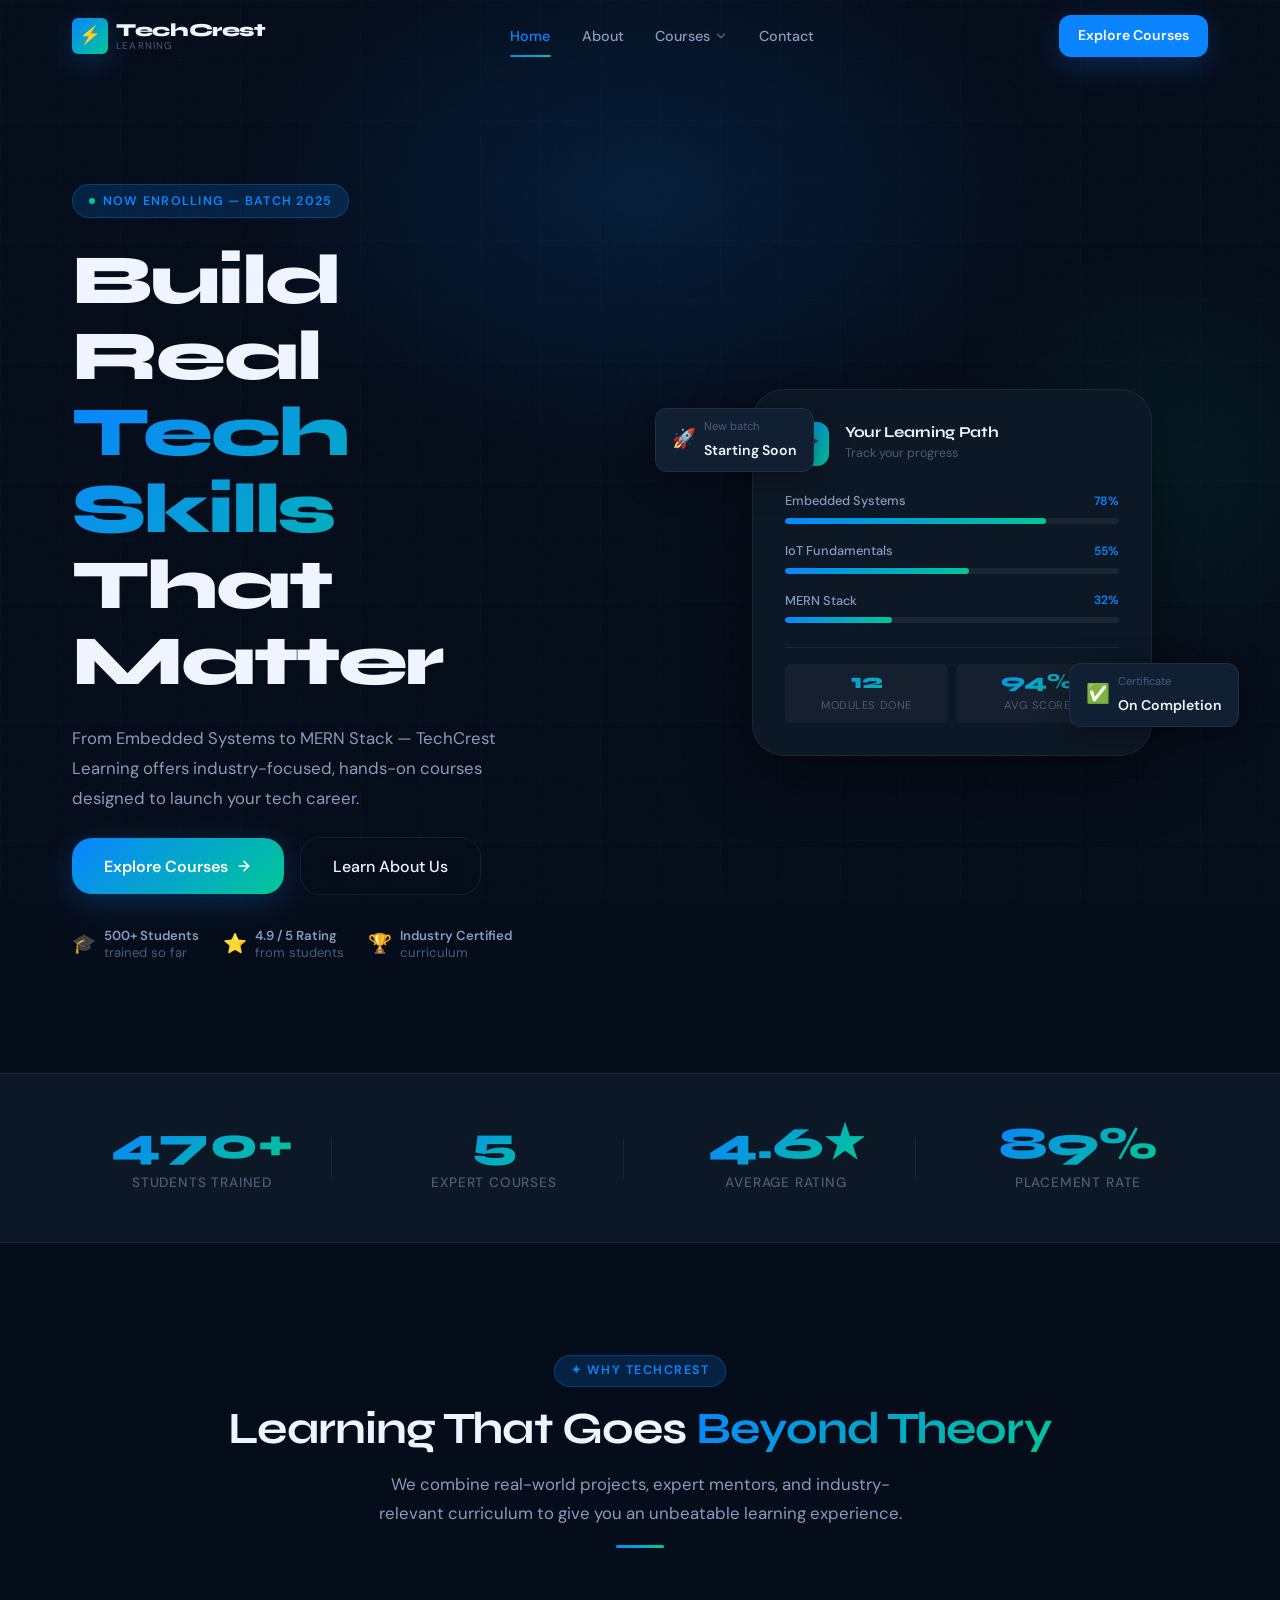
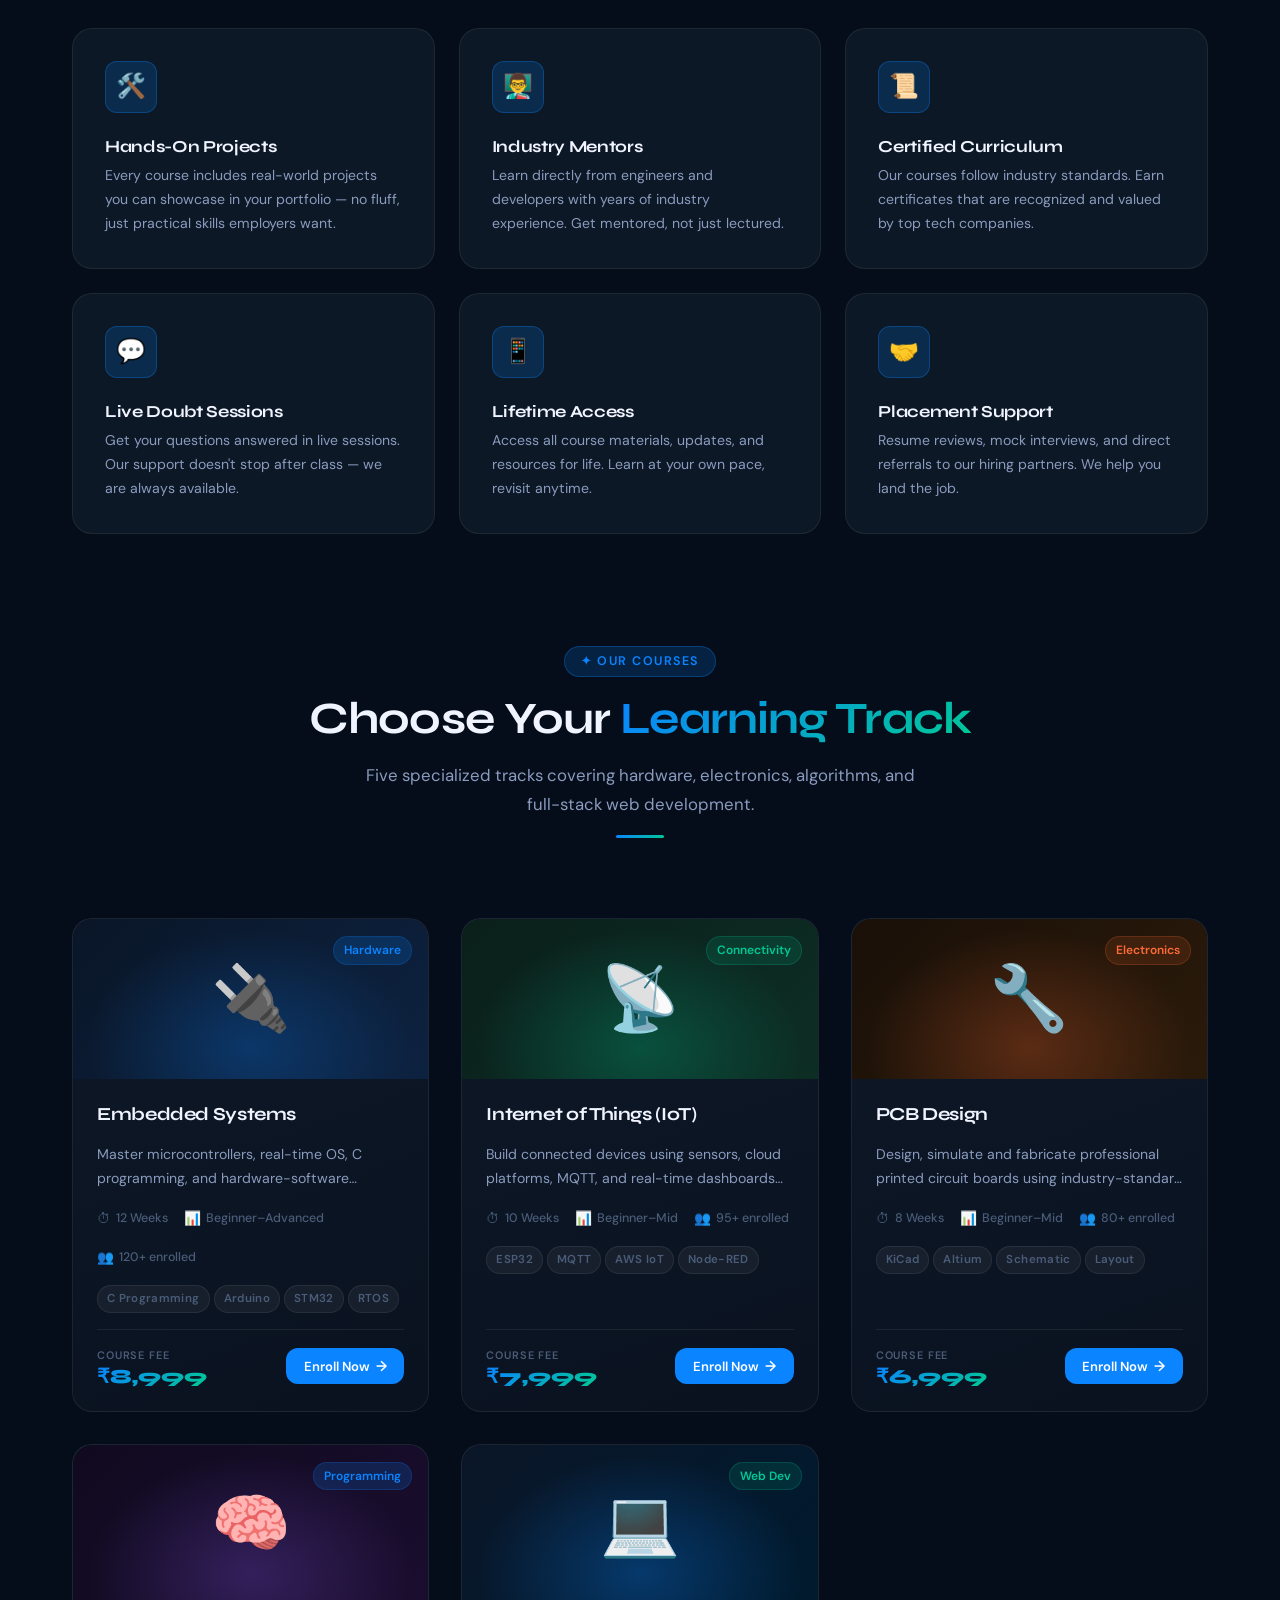
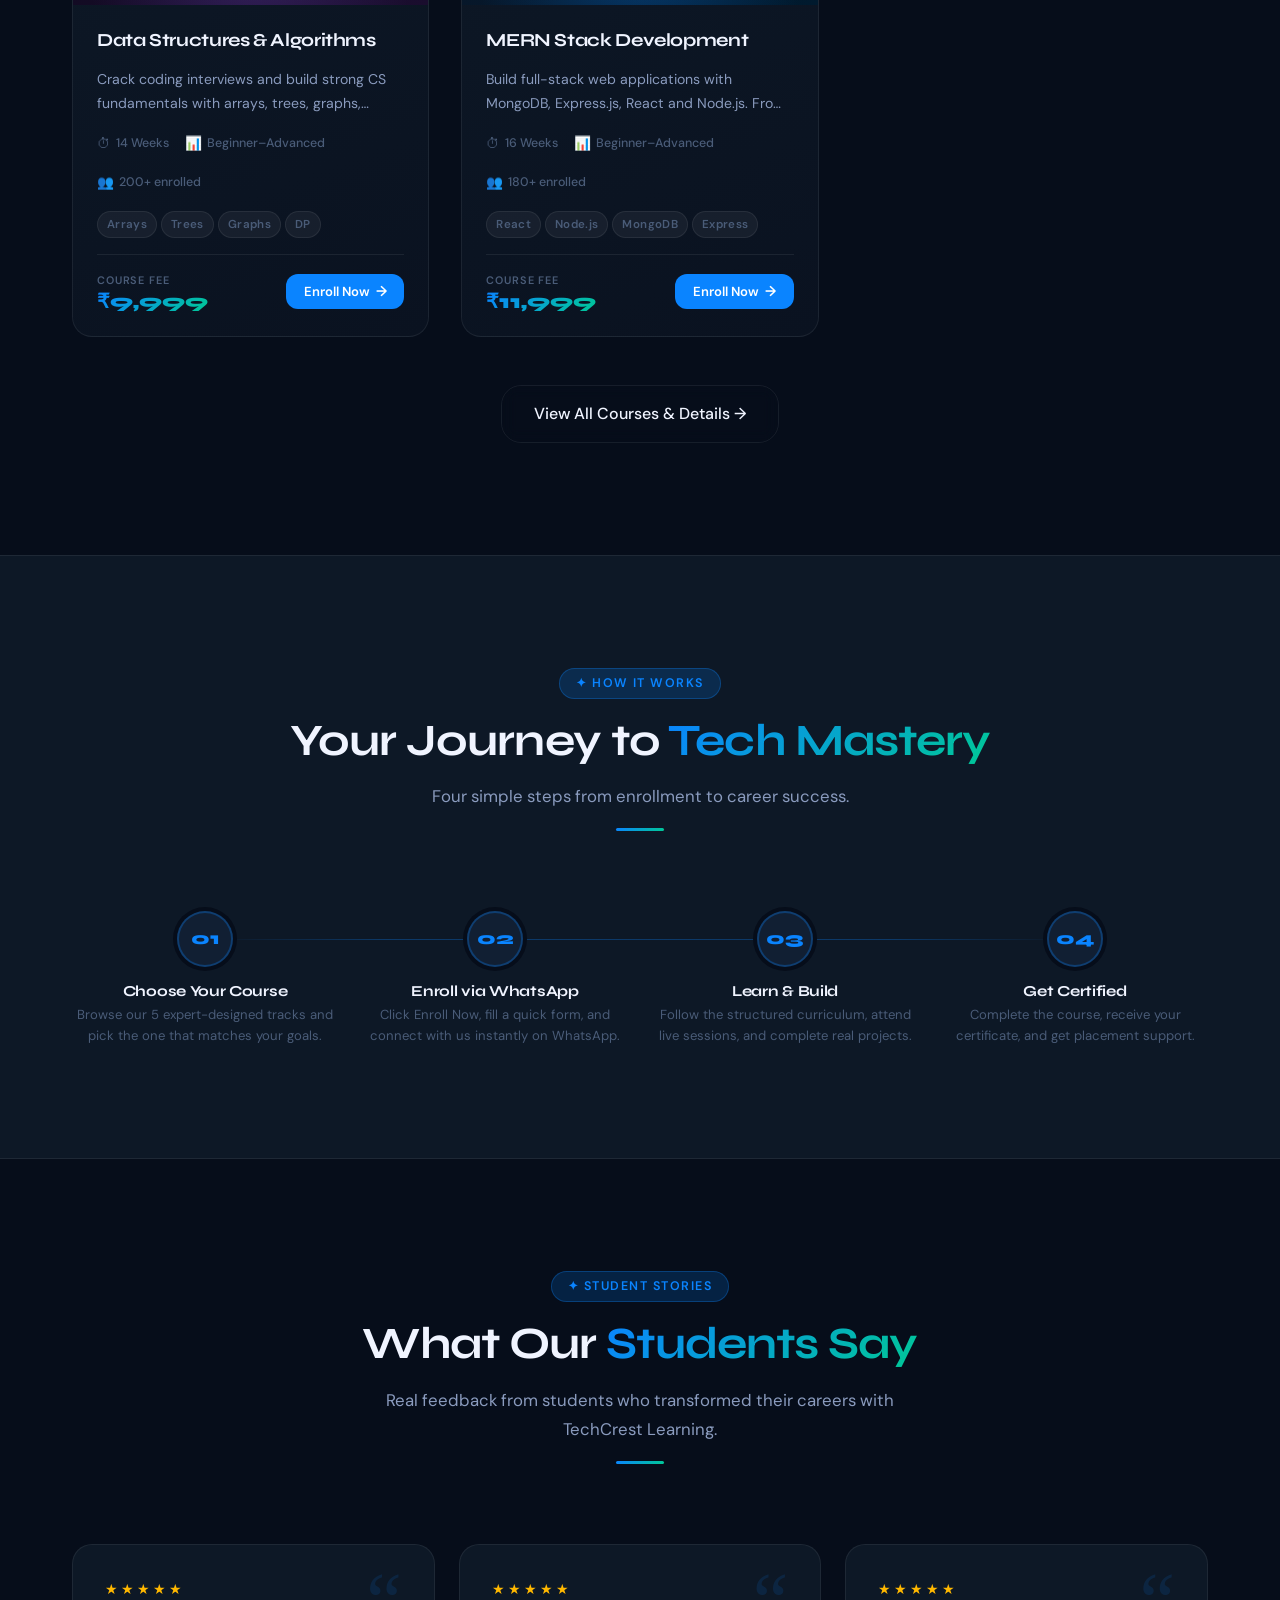
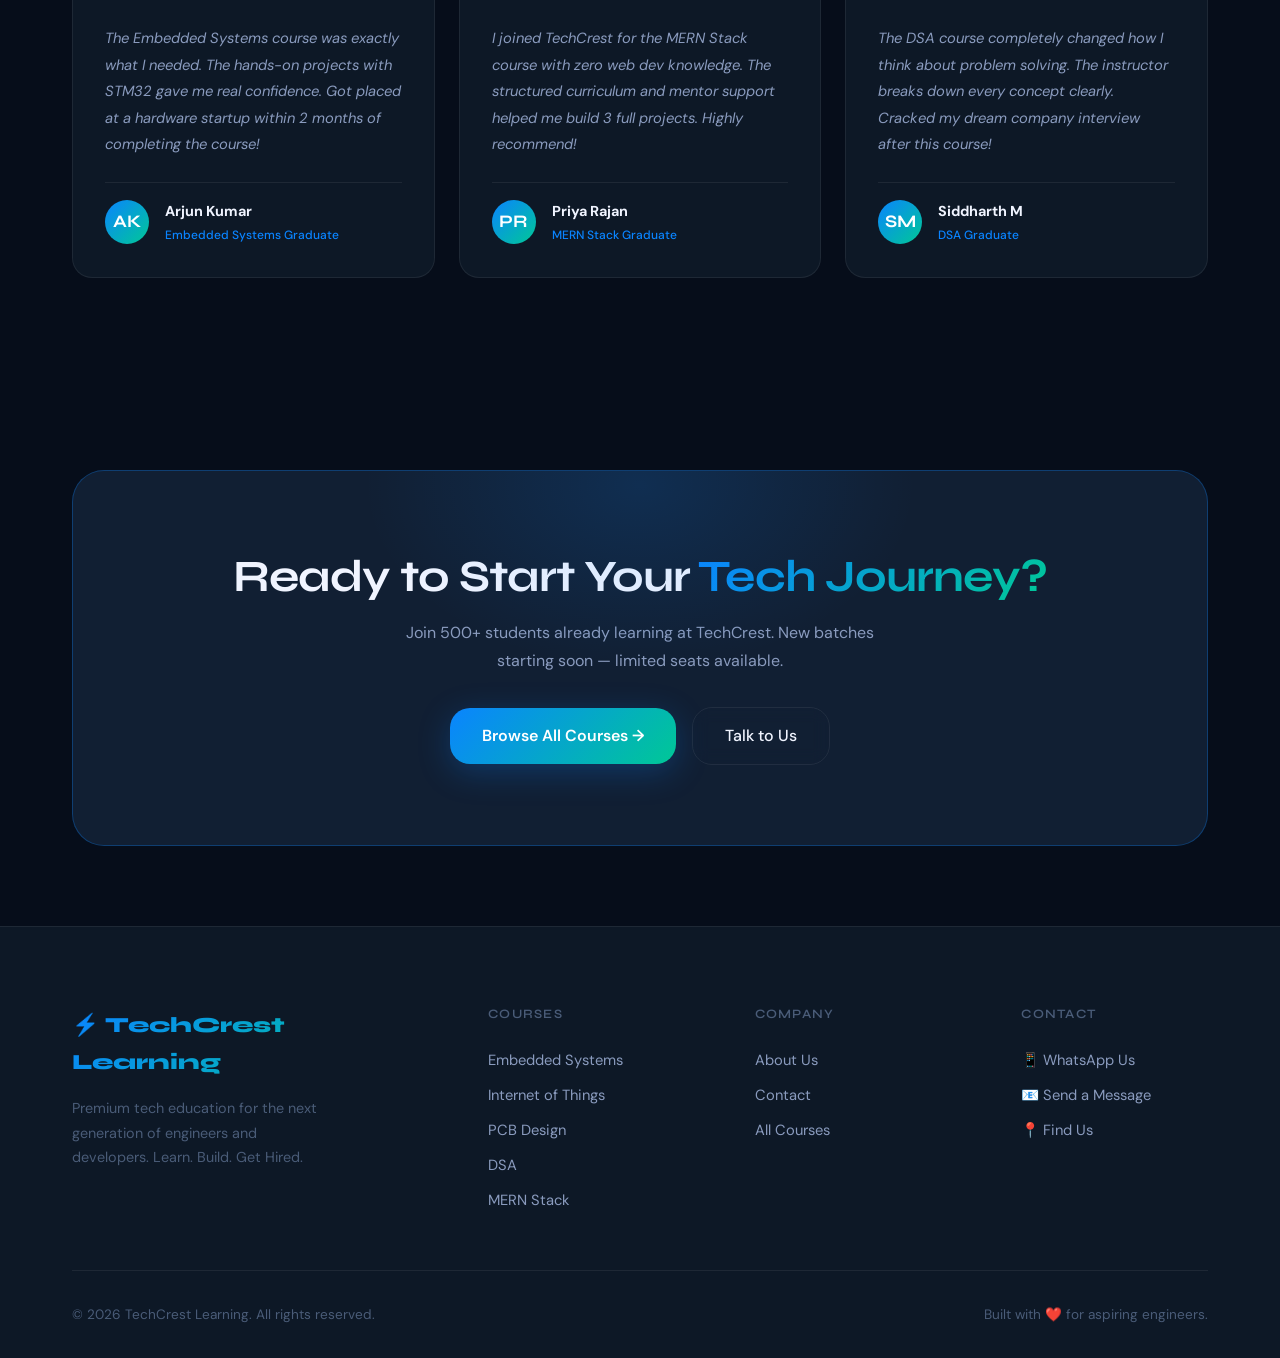
<file: index.html>
<!DOCTYPE html>
<html lang="en">
<head>
  <meta charset="UTF-8" />
  <meta name="viewport" content="width=device-width, initial-scale=1.0" />
  <meta name="description" content="TechCrest Learning — Premium tech education in Embedded Systems, IoT, PCB Design, DSA and MERN Stack. Learn from industry experts." />
  <title>TechCrest Learning — Premium Tech Education</title>

  <!-- CSS -->
  <link rel="stylesheet" href="css/style.css" />
  <link rel="stylesheet" href="css/navbar.css" />
  <link rel="stylesheet" href="css/hero.css" />
  <link rel="stylesheet" href="css/cards.css" />
  <link rel="stylesheet" href="css/enrollment.css" />
  <link rel="stylesheet" href="css/responsive.css" />
</head>
<body>

<!-- ========================================
     NAVBAR
     ======================================== -->
<nav class="navbar" role="navigation" aria-label="Main navigation">
  <div class="container">

    <!-- Logo -->
    <a href="index.html" class="nav-logo">
      <div class="logo-icon">⚡</div>
      <div class="logo-text">
        TechCrest
        <span>Learning</span>
      </div>
    </a>

    <!-- Desktop Nav Links -->
    <ul class="nav-links">
      <li><a href="index.html" class="active">Home</a></li>
      <li><a href="about.html">About</a></li>
      <li class="nav-dropdown">
        <a href="courses.html">
          Courses
          <svg class="chevron" viewBox="0 0 24 24" fill="none"
               stroke="currentColor" stroke-width="2.5"
               stroke-linecap="round" stroke-linejoin="round">
            <polyline points="6 9 12 15 18 9"/>
          </svg>
        </a>
        <ul class="dropdown-menu">
          <li><a href="courses/embedded.html"><span class="course-dot"></span>Embedded Systems</a></li>
          <li><a href="courses/iot.html"><span class="course-dot"></span>Internet of Things</a></li>
          <li><a href="courses/pcb.html"><span class="course-dot"></span>PCB Design</a></li>
          <li><a href="courses/dsa.html"><span class="course-dot"></span>DSA</a></li>
          <li><a href="courses/mernstack.html"><span class="course-dot"></span>MERN Stack</a></li>
        </ul>
      </li>
      <li><a href="contact.html">Contact</a></li>
    </ul>

    <!-- Desktop CTA -->
    <div class="nav-actions">
      <a href="courses.html" class="nav-cta">Explore Courses</a>
    </div>

    <!-- Hamburger -->
    <button class="nav-hamburger" aria-label="Toggle menu" aria-expanded="false">
      <span class="hamburger-bar"></span>
      <span class="hamburger-bar"></span>
      <span class="hamburger-bar"></span>
    </button>

  </div>
</nav>

<!-- Mobile Menu -->
<div class="nav-mobile-menu" role="dialog" aria-label="Mobile navigation">
  <ul class="mobile-nav-links">
    <li><a href="index.html">🏠 Home</a></li>
    <li><a href="about.html">🏢 About</a></li>
    <li>
      <a href="courses.html" class="mobile-submenu-toggle">
        📚 Courses
        <svg class="chevron" width="14" height="14" viewBox="0 0 24 24"
             fill="none" stroke="currentColor" stroke-width="2.5"
             stroke-linecap="round" stroke-linejoin="round"
             style="margin-left:auto">
          <polyline points="6 9 12 15 18 9"/>
        </svg>
      </a>
      <ul class="mobile-submenu">
        <li><a href="courses/embedded.html">🔌 Embedded Systems</a></li>
        <li><a href="courses/iot.html">📡 Internet of Things</a></li>
        <li><a href="courses/pcb.html">🔧 PCB Design</a></li>
        <li><a href="courses/dsa.html">🧠 DSA</a></li>
        <li><a href="courses/mernstack.html">💻 MERN Stack</a></li>
      </ul>
    </li>
    <li><a href="contact.html">📞 Contact</a></li>
  </ul>
  <div class="mobile-nav-cta">
    <a href="courses.html" class="btn btn-gradient btn-lg">Explore All Courses →</a>
  </div>
</div>


<!-- ========================================
     HERO SECTION
     ======================================== -->
<section class="hero">
  <div class="container">

    <!-- Left: Content -->
    <div class="hero-content">

      <div class="hero-eyebrow">
        <span class="dot"></span>
        Now Enrolling — Batch 2025
      </div>

      <h1 class="hero-heading">
        <span class="line">Build Real</span>
        <span class="line accent-line">Tech Skills</span>
        <span class="line">That Matter</span>
      </h1>

      <p class="hero-description">
        From Embedded Systems to MERN Stack — TechCrest Learning offers
        industry-focused, hands-on courses designed to launch your tech career.
      </p>

      <div class="hero-cta">
        <a href="courses.html" class="btn btn-gradient btn-lg">
          Explore Courses
          <svg width="16" height="16" viewBox="0 0 24 24" fill="none"
               stroke="currentColor" stroke-width="2.5"
               stroke-linecap="round" stroke-linejoin="round">
            <line x1="5" y1="12" x2="19" y2="12"/>
            <polyline points="12 5 19 12 12 19"/>
          </svg>
        </a>
        <a href="about.html" class="btn btn-outline btn-lg">Learn About Us</a>
      </div>

      <div class="hero-trust">
        <div class="trust-item">
          <span class="trust-icon">🎓</span>
          <div class="trust-text">
            <strong>500+ Students</strong>
            trained so far
          </div>
        </div>
        <div class="trust-item">
          <span class="trust-icon">⭐</span>
          <div class="trust-text">
            <strong>4.9 / 5 Rating</strong>
            from students
          </div>
        </div>
        <div class="trust-item">
          <span class="trust-icon">🏆</span>
          <div class="trust-text">
            <strong>Industry Certified</strong>
            curriculum
          </div>
        </div>
      </div>

    </div>

    <!-- Right: Visual Card -->
    <div class="hero-visual">

      <!-- Floating mini card: top left -->
      <div class="hero-card-mini card-top-left">
        <span class="mini-icon">🚀</span>
        <div class="mini-text">
          <span class="mini-label">New batch</span>
          <span class="mini-value">Starting Soon</span>
        </div>
      </div>

      <!-- Main card -->
      <div class="hero-card-main">
        <div class="hero-card-header">
          <div class="card-avatar">🎓</div>
          <div class="card-meta">
            <h4>Your Learning Path</h4>
            <p>Track your progress</p>
          </div>
        </div>

        <div class="card-progress-list">
          <div class="progress-item">
            <div class="progress-header">
              <span>Embedded Systems</span>
              <span class="pct">78%</span>
            </div>
            <div class="progress-bar-track">
              <div class="progress-bar-fill" data-width="78"></div>
            </div>
          </div>
          <div class="progress-item">
            <div class="progress-header">
              <span>IoT Fundamentals</span>
              <span class="pct">55%</span>
            </div>
            <div class="progress-bar-track">
              <div class="progress-bar-fill" data-width="55"></div>
            </div>
          </div>
          <div class="progress-item">
            <div class="progress-header">
              <span>MERN Stack</span>
              <span class="pct">32%</span>
            </div>
            <div class="progress-bar-track">
              <div class="progress-bar-fill" data-width="32"></div>
            </div>
          </div>
        </div>

        <div class="card-stats-row">
          <div class="card-stat">
            <div class="val">12</div>
            <div class="lbl">Modules Done</div>
          </div>
          <div class="card-stat">
            <div class="val">94%</div>
            <div class="lbl">Avg Score</div>
          </div>
        </div>
      </div>

      <!-- Floating mini card: bottom right -->
      <div class="hero-card-mini card-bottom-right">
        <span class="mini-icon">✅</span>
        <div class="mini-text">
          <span class="mini-label">Certificate</span>
          <span class="mini-value">On Completion</span>
        </div>
      </div>

    </div>
  </div>
</section>


<!-- ========================================
     STATS BAR
     ======================================== -->
<section class="stats-bar">
  <div class="container">
    <div class="stats-grid">
      <div class="stat-divider">
        <div class="stat-item">
          <div class="stat-number counter" data-target="500" data-suffix="+">500+</div>
          <div class="stat-label">Students Trained</div>
        </div>
      </div>
      <div class="stat-divider">
        <div class="stat-item">
          <div class="stat-number counter" data-target="5" data-suffix="">5</div>
          <div class="stat-label">Expert Courses</div>
        </div>
      </div>
      <div class="stat-divider">
        <div class="stat-item">
          <div class="stat-number counter" data-target="4.9" data-suffix="★">4.9★</div>
          <div class="stat-label">Average Rating</div>
        </div>
      </div>
      <div class="stat-divider">
        <div class="stat-item">
          <div class="stat-number counter" data-target="95" data-suffix="%">95%</div>
          <div class="stat-label">Placement Rate</div>
        </div>
      </div>
    </div>
  </div>
</section>


<!-- ========================================
     FEATURES SECTION
     ======================================== -->
<section class="section" id="features">
  <div class="container">

    <div class="section-header reveal">
      <span class="eyebrow">✦ Why TechCrest</span>
      <h2>Learning That Goes <span class="text-gradient">Beyond Theory</span></h2>
      <p>We combine real-world projects, expert mentors, and industry-relevant curriculum to give you an unbeatable learning experience.</p>
      <div class="divider"></div>
    </div>

    <div class="features-grid">
      <div class="feature-card reveal reveal-delay-1">
        <div class="feature-icon">🛠️</div>
        <h3>Hands-On Projects</h3>
        <p>Every course includes real-world projects you can showcase in your portfolio — no fluff, just practical skills employers want.</p>
      </div>
      <div class="feature-card reveal reveal-delay-2">
        <div class="feature-icon">👨‍🏫</div>
        <h3>Industry Mentors</h3>
        <p>Learn directly from engineers and developers with years of industry experience. Get mentored, not just lectured.</p>
      </div>
      <div class="feature-card reveal reveal-delay-3">
        <div class="feature-icon">📜</div>
        <h3>Certified Curriculum</h3>
        <p>Our courses follow industry standards. Earn certificates that are recognized and valued by top tech companies.</p>
      </div>
      <div class="feature-card reveal reveal-delay-1">
        <div class="feature-icon">💬</div>
        <h3>Live Doubt Sessions</h3>
        <p>Get your questions answered in live sessions. Our support doesn't stop after class — we are always available.</p>
      </div>
      <div class="feature-card reveal reveal-delay-2">
        <div class="feature-icon">📱</div>
        <h3>Lifetime Access</h3>
        <p>Access all course materials, updates, and resources for life. Learn at your own pace, revisit anytime.</p>
      </div>
      <div class="feature-card reveal reveal-delay-3">
        <div class="feature-icon">🤝</div>
        <h3>Placement Support</h3>
        <p>Resume reviews, mock interviews, and direct referrals to our hiring partners. We help you land the job.</p>
      </div>
    </div>

  </div>
</section>


<!-- ========================================
     COURSES SECTION
     ======================================== -->
<section class="section" id="courses" style="padding-top:0">
  <div class="container">

    <div class="section-header reveal">
      <span class="eyebrow">✦ Our Courses</span>
      <h2>Choose Your <span class="text-gradient">Learning Track</span></h2>
      <p>Five specialized tracks covering hardware, electronics, algorithms, and full-stack web development.</p>
      <div class="divider"></div>
    </div>

    <div class="courses-grid">

      <!-- Embedded Systems -->
      <div class="course-card reveal reveal-delay-1" data-href="courses/embedded.html">
        <div class="course-card-banner banner-embedded">
          <span class="banner-icon">🔌</span>
          <div class="course-card-badge">
            <span class="badge badge-blue">Hardware</span>
          </div>
        </div>
        <div class="course-card-body">
          <h3 class="course-card-title">Embedded Systems</h3>
          <p class="course-card-desc">Master microcontrollers, real-time OS, C programming, and hardware-software integration for embedded applications.</p>
          <div class="course-card-meta">
            <span class="meta-item"><span class="meta-icon">⏱</span> 12 Weeks</span>
            <span class="meta-item"><span class="meta-icon">📊</span> Beginner–Advanced</span>
            <span class="meta-item"><span class="meta-icon">👥</span> 120+ enrolled</span>
          </div>
          <div class="course-card-tags">
            <span class="course-tag">C Programming</span>
            <span class="course-tag">Arduino</span>
            <span class="course-tag">STM32</span>
            <span class="course-tag">RTOS</span>
          </div>
          <div class="course-card-footer">
            <div class="course-price">
              <span class="price-label">Course Fee</span>
              <span class="price-value">₹8,999</span>
            </div>
            <button class="btn-enroll" data-course="embedded">
              Enroll Now <span class="arrow">→</span>
            </button>
          </div>
        </div>
      </div>

      <!-- IoT -->
      <div class="course-card reveal reveal-delay-2" data-href="courses/iot.html">
        <div class="course-card-banner banner-iot">
          <span class="banner-icon">📡</span>
          <div class="course-card-badge">
            <span class="badge badge-teal">Connectivity</span>
          </div>
        </div>
        <div class="course-card-body">
          <h3 class="course-card-title">Internet of Things (IoT)</h3>
          <p class="course-card-desc">Build connected devices using sensors, cloud platforms, MQTT, and real-time dashboards for smart applications.</p>
          <div class="course-card-meta">
            <span class="meta-item"><span class="meta-icon">⏱</span> 10 Weeks</span>
            <span class="meta-item"><span class="meta-icon">📊</span> Beginner–Mid</span>
            <span class="meta-item"><span class="meta-icon">👥</span> 95+ enrolled</span>
          </div>
          <div class="course-card-tags">
            <span class="course-tag">ESP32</span>
            <span class="course-tag">MQTT</span>
            <span class="course-tag">AWS IoT</span>
            <span class="course-tag">Node-RED</span>
          </div>
          <div class="course-card-footer">
            <div class="course-price">
              <span class="price-label">Course Fee</span>
              <span class="price-value">₹7,999</span>
            </div>
            <button class="btn-enroll" data-course="iot">
              Enroll Now <span class="arrow">→</span>
            </button>
          </div>
        </div>
      </div>

      <!-- PCB Design -->
      <div class="course-card reveal reveal-delay-3" data-href="courses/pcb.html">
        <div class="course-card-banner banner-pcb">
          <span class="banner-icon">🔧</span>
          <div class="course-card-badge">
            <span class="badge badge-orange">Electronics</span>
          </div>
        </div>
        <div class="course-card-body">
          <h3 class="course-card-title">PCB Design</h3>
          <p class="course-card-desc">Design, simulate and fabricate professional printed circuit boards using industry-standard EDA tools from scratch.</p>
          <div class="course-card-meta">
            <span class="meta-item"><span class="meta-icon">⏱</span> 8 Weeks</span>
            <span class="meta-item"><span class="meta-icon">📊</span> Beginner–Mid</span>
            <span class="meta-item"><span class="meta-icon">👥</span> 80+ enrolled</span>
          </div>
          <div class="course-card-tags">
            <span class="course-tag">KiCad</span>
            <span class="course-tag">Altium</span>
            <span class="course-tag">Schematic</span>
            <span class="course-tag">Layout</span>
          </div>
          <div class="course-card-footer">
            <div class="course-price">
              <span class="price-label">Course Fee</span>
              <span class="price-value">₹6,999</span>
            </div>
            <button class="btn-enroll" data-course="pcb">
              Enroll Now <span class="arrow">→</span>
            </button>
          </div>
        </div>
      </div>

      <!-- DSA -->
      <div class="course-card reveal reveal-delay-1" data-href="courses/dsa.html">
        <div class="course-card-banner banner-dsa">
          <span class="banner-icon">🧠</span>
          <div class="course-card-badge">
            <span class="badge badge-blue">Programming</span>
          </div>
        </div>
        <div class="course-card-body">
          <h3 class="course-card-title">Data Structures & Algorithms</h3>
          <p class="course-card-desc">Crack coding interviews and build strong CS fundamentals with arrays, trees, graphs, dynamic programming and more.</p>
          <div class="course-card-meta">
            <span class="meta-item"><span class="meta-icon">⏱</span> 14 Weeks</span>
            <span class="meta-item"><span class="meta-icon">📊</span> Beginner–Advanced</span>
            <span class="meta-item"><span class="meta-icon">👥</span> 200+ enrolled</span>
          </div>
          <div class="course-card-tags">
            <span class="course-tag">Arrays</span>
            <span class="course-tag">Trees</span>
            <span class="course-tag">Graphs</span>
            <span class="course-tag">DP</span>
          </div>
          <div class="course-card-footer">
            <div class="course-price">
              <span class="price-label">Course Fee</span>
              <span class="price-value">₹9,999</span>
            </div>
            <button class="btn-enroll" data-course="dsa">
              Enroll Now <span class="arrow">→</span>
            </button>
          </div>
        </div>
      </div>

      <!-- MERN Stack -->
      <div class="course-card reveal reveal-delay-2" data-href="courses/mernstack.html">
        <div class="course-card-banner banner-mern">
          <span class="banner-icon">💻</span>
          <div class="course-card-badge">
            <span class="badge badge-teal">Web Dev</span>
          </div>
        </div>
        <div class="course-card-body">
          <h3 class="course-card-title">MERN Stack Development</h3>
          <p class="course-card-desc">Build full-stack web applications with MongoDB, Express.js, React and Node.js. From zero to deployment-ready.</p>
          <div class="course-card-meta">
            <span class="meta-item"><span class="meta-icon">⏱</span> 16 Weeks</span>
            <span class="meta-item"><span class="meta-icon">📊</span> Beginner–Advanced</span>
            <span class="meta-item"><span class="meta-icon">👥</span> 180+ enrolled</span>
          </div>
          <div class="course-card-tags">
            <span class="course-tag">React</span>
            <span class="course-tag">Node.js</span>
            <span class="course-tag">MongoDB</span>
            <span class="course-tag">Express</span>
          </div>
          <div class="course-card-footer">
            <div class="course-price">
              <span class="price-label">Course Fee</span>
              <span class="price-value">₹11,999</span>
            </div>
            <button class="btn-enroll" data-course="mern">
              Enroll Now <span class="arrow">→</span>
            </button>
          </div>
        </div>
      </div>

    </div>

    <!-- View all courses link -->
    <div style="text-align:center; margin-top: var(--space-2xl);">
      <a href="courses.html" class="btn btn-outline btn-lg">
        View All Courses & Details →
      </a>
    </div>

  </div>
</section>


<!-- ========================================
     HOW IT WORKS
     ======================================== -->
<section class="section" style="background: var(--bg-card); border-top: 1px solid var(--border); border-bottom: 1px solid var(--border);">
  <div class="container">

    <div class="section-header reveal">
      <span class="eyebrow">✦ How It Works</span>
      <h2>Your Journey to <span class="text-gradient">Tech Mastery</span></h2>
      <p>Four simple steps from enrollment to career success.</p>
      <div class="divider"></div>
    </div>

    <div class="process-steps reveal">
      <div class="process-step">
        <div class="step-number">01</div>
        <div class="step-content">
          <h4>Choose Your Course</h4>
          <p>Browse our 5 expert-designed tracks and pick the one that matches your goals.</p>
        </div>
      </div>
      <div class="process-step">
        <div class="step-number">02</div>
        <div class="step-content">
          <h4>Enroll via WhatsApp</h4>
          <p>Click Enroll Now, fill a quick form, and connect with us instantly on WhatsApp.</p>
        </div>
      </div>
      <div class="process-step">
        <div class="step-number">03</div>
        <div class="step-content">
          <h4>Learn & Build</h4>
          <p>Follow the structured curriculum, attend live sessions, and complete real projects.</p>
        </div>
      </div>
      <div class="process-step">
        <div class="step-number">04</div>
        <div class="step-content">
          <h4>Get Certified</h4>
          <p>Complete the course, receive your certificate, and get placement support.</p>
        </div>
      </div>
    </div>

  </div>
</section>


<!-- ========================================
     TESTIMONIALS
     ======================================== -->
<section class="section" id="testimonials">
  <div class="container">

    <div class="section-header reveal">
      <span class="eyebrow">✦ Student Stories</span>
      <h2>What Our <span class="text-gradient">Students Say</span></h2>
      <p>Real feedback from students who transformed their careers with TechCrest Learning.</p>
      <div class="divider"></div>
    </div>

    <div class="testimonials-grid">

      <div class="testimonial-card reveal reveal-delay-1">
        <div class="testimonial-stars">
          <span class="star">★</span><span class="star">★</span>
          <span class="star">★</span><span class="star">★</span><span class="star">★</span>
        </div>
        <p class="testimonial-quote">
          The Embedded Systems course was exactly what I needed. The hands-on projects with STM32 gave me real confidence. Got placed at a hardware startup within 2 months of completing the course!
        </p>
        <div class="testimonial-author">
          <div class="author-avatar">AK</div>
          <div class="author-info">
            <div class="author-name">Arjun Kumar</div>
            <div class="author-course">Embedded Systems Graduate</div>
          </div>
        </div>
      </div>

      <div class="testimonial-card reveal reveal-delay-2">
        <div class="testimonial-stars">
          <span class="star">★</span><span class="star">★</span>
          <span class="star">★</span><span class="star">★</span><span class="star">★</span>
        </div>
        <p class="testimonial-quote">
          I joined TechCrest for the MERN Stack course with zero web dev knowledge. The structured curriculum and mentor support helped me build 3 full projects. Highly recommend!
        </p>
        <div class="testimonial-author">
          <div class="author-avatar">PR</div>
          <div class="author-info">
            <div class="author-name">Priya Rajan</div>
            <div class="author-course">MERN Stack Graduate</div>
          </div>
        </div>
      </div>

      <div class="testimonial-card reveal reveal-delay-3">
        <div class="testimonial-stars">
          <span class="star">★</span><span class="star">★</span>
          <span class="star">★</span><span class="star">★</span><span class="star">★</span>
        </div>
        <p class="testimonial-quote">
          The DSA course completely changed how I think about problem solving. The instructor breaks down every concept clearly. Cracked my dream company interview after this course!
        </p>
        <div class="testimonial-author">
          <div class="author-avatar">SM</div>
          <div class="author-info">
            <div class="author-name">Siddharth M</div>
            <div class="author-course">DSA Graduate</div>
          </div>
        </div>
      </div>

    </div>
  </div>
</section>


<!-- ========================================
     CTA BANNER
     ======================================== -->
<section class="section-sm">
  <div class="container">
    <div class="cta-banner reveal">
      <h2>Ready to Start Your <span class="text-gradient">Tech Journey?</span></h2>
      <p>Join 500+ students already learning at TechCrest. New batches starting soon — limited seats available.</p>
      <div class="cta-actions">
        <a href="courses.html" class="btn btn-gradient btn-lg">
          Browse All Courses →
        </a>
        <a href="contact.html" class="btn btn-outline btn-lg">
          Talk to Us
        </a>
      </div>
    </div>
  </div>
</section>


<!-- ========================================
     FOOTER
     ======================================== -->
<footer>
  <div class="container">
    <div class="footer-grid">

      <!-- Brand -->
      <div class="footer-brand">
        <span class="logo">⚡ TechCrest Learning</span>
        <p>Premium tech education for the next generation of engineers and developers. Learn. Build. Get Hired.</p>
      </div>

      <!-- Courses -->
      <div class="footer-col">
        <h4>Courses</h4>
        <ul>
          <li><a href="courses/embedded.html">Embedded Systems</a></li>
          <li><a href="courses/iot.html">Internet of Things</a></li>
          <li><a href="courses/pcb.html">PCB Design</a></li>
          <li><a href="courses/dsa.html">DSA</a></li>
          <li><a href="courses/mernstack.html">MERN Stack</a></li>
        </ul>
      </div>

      <!-- Company -->
      <div class="footer-col">
        <h4>Company</h4>
        <ul>
          <li><a href="about.html">About Us</a></li>
          <li><a href="contact.html">Contact</a></li>
          <li><a href="courses.html">All Courses</a></li>
        </ul>
      </div>

      <!-- Contact -->
      <div class="footer-col">
        <h4>Contact</h4>
        <ul>
          <li><a href="https://wa.me/919897654321">📱 WhatsApp Us</a></li>
          <li><a href="contact.html">📧 Send a Message</a></li>
          <li><a href="contact.html">📍 Find Us</a></li>
        </ul>
      </div>

    </div>

    <div class="footer-bottom">
      <p>© <span id="current-year"></span> TechCrest Learning. All rights reserved.</p>
      <p>Built with ❤️ for aspiring engineers.</p>
    </div>
  </div>
</footer>


<!-- ========================================
     ENROLLMENT MODAL
     ======================================== -->
<div class="modal-overlay" id="enrollModal" role="dialog"
     aria-modal="true" aria-labelledby="modalCourseName">

  <div class="modal-backdrop"></div>

  <div class="modal-box">

    <!-- Header -->
    <div class="modal-header">
      <div class="modal-header-top">
        <div class="modal-course-icon" id="modalCourseIcon">🎓</div>
        <div class="modal-header-text">
          <span class="modal-eyebrow">Enroll Now</span>
          <h3 id="modalCourseName">Course Name</h3>
        </div>
        <button class="modal-close" id="modalClose" aria-label="Close modal">✕</button>
      </div>
      <p>Fill in your details below. We will connect with you on WhatsApp instantly.</p>
    </div>

    <!-- Step dots -->
    <div style="padding: 0 var(--space-xl);">
      <div class="modal-steps">
        <div class="modal-step-dot active"></div>
        <div class="modal-step-dot"></div>
        <div class="modal-step-dot"></div>
      </div>
    </div>

    <!-- Body -->
    <div class="modal-body">

      <!-- Form View -->
      <div id="formView" style="display:flex; flex-direction:column; gap: var(--space-lg);">

        <form class="enrollment-form" id="enrollmentForm" novalidate>

          <!-- Course (auto-filled) -->
          <div class="form-group">
            <label><span class="lbl-icon">📚</span> Course</label>
            <div class="course-display-field" id="courseDisplayField">
              — auto filled —
              <span class="lock-icon">🔒</span>
            </div>
          </div>

          <!-- Full Name -->
          <div class="form-group">
            <label for="enrollName"><span class="lbl-icon">👤</span> Full Name</label>
            <input type="text" id="enrollName" name="name"
                   placeholder="e.g. Ravi Kumar" autocomplete="name" />
            <div class="field-error" id="nameError"></div>
          </div>

          <!-- Email -->
          <div class="form-group">
            <label for="enrollEmail"><span class="lbl-icon">📧</span> Email Address</label>
            <input type="email" id="enrollEmail" name="email"
                   placeholder="e.g. ravi@email.com" autocomplete="email" />
            <div class="field-error" id="emailError"></div>
          </div>

          <!-- Phone -->
          <div class="form-group">
            <label for="enrollPhone"><span class="lbl-icon">📱</span> Phone Number</label>
            <input type="tel" id="enrollPhone" name="phone"
                   placeholder="10-digit mobile number"
                   autocomplete="tel" maxlength="10" />
            <div class="field-error" id="phoneError"></div>
          </div>

          <!-- Privacy note -->
          <div class="privacy-note">
            <span class="privacy-icon">🔒</span>
            <p>Your details are <strong>100% private</strong>. We only use them to contact you about your enrollment via WhatsApp.</p>
          </div>

          <!-- Submit -->
          <button type="submit" class="btn-submit-enroll" id="submitEnrollBtn">
            <div class="spinner"></div>
            <span class="btn-text">
              <span class="whatsapp-icon">💬</span>
              Continue to WhatsApp
            </span>
          </button>

        </form>
      </div>

      <!-- Success View -->
      <div class="modal-success" id="successView">
        <div class="success-checkmark">✅</div>
        <div class="success-title">You're All Set!</div>
        <p class="success-message">
          Hi <strong id="successStudentName">there</strong>! Your enrollment request for
          <strong id="successCourseName"></strong> is ready.
          Redirecting you to WhatsApp now...
        </p>
        <div class="redirect-countdown">
          Opening WhatsApp in
          <span class="countdown-number" id="countdownNumber">3</span>
          seconds
        </div>
        <a href="#" class="btn-whatsapp-manual" id="manualWhatsAppBtn"
           target="_blank" rel="noopener">
          💬 Open WhatsApp Now
        </a>
      </div>

    </div>
  </div>
</div>


<!-- ========================================
     SCRIPTS
     ======================================== -->
<script src="js/main.js"></script>
<script src="js/enrollment.js"></script>
</body>
</html>
</file>
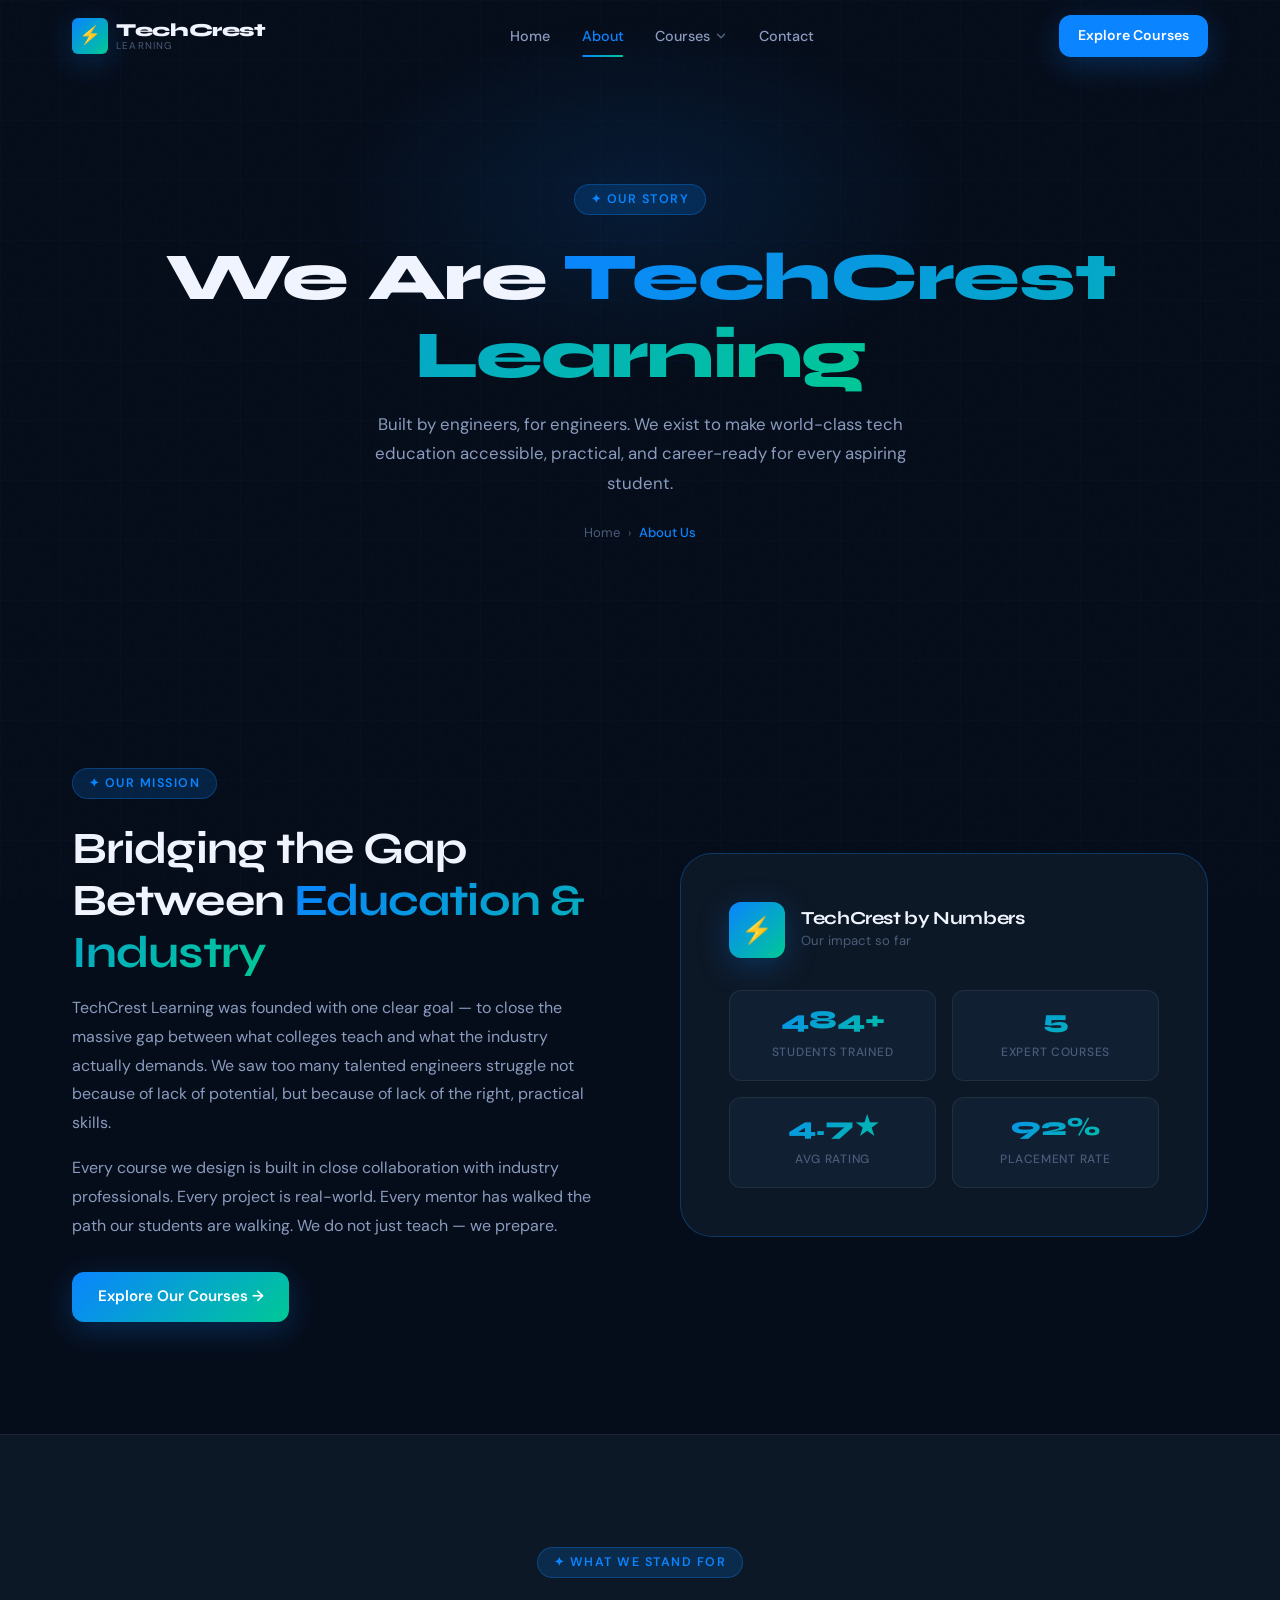
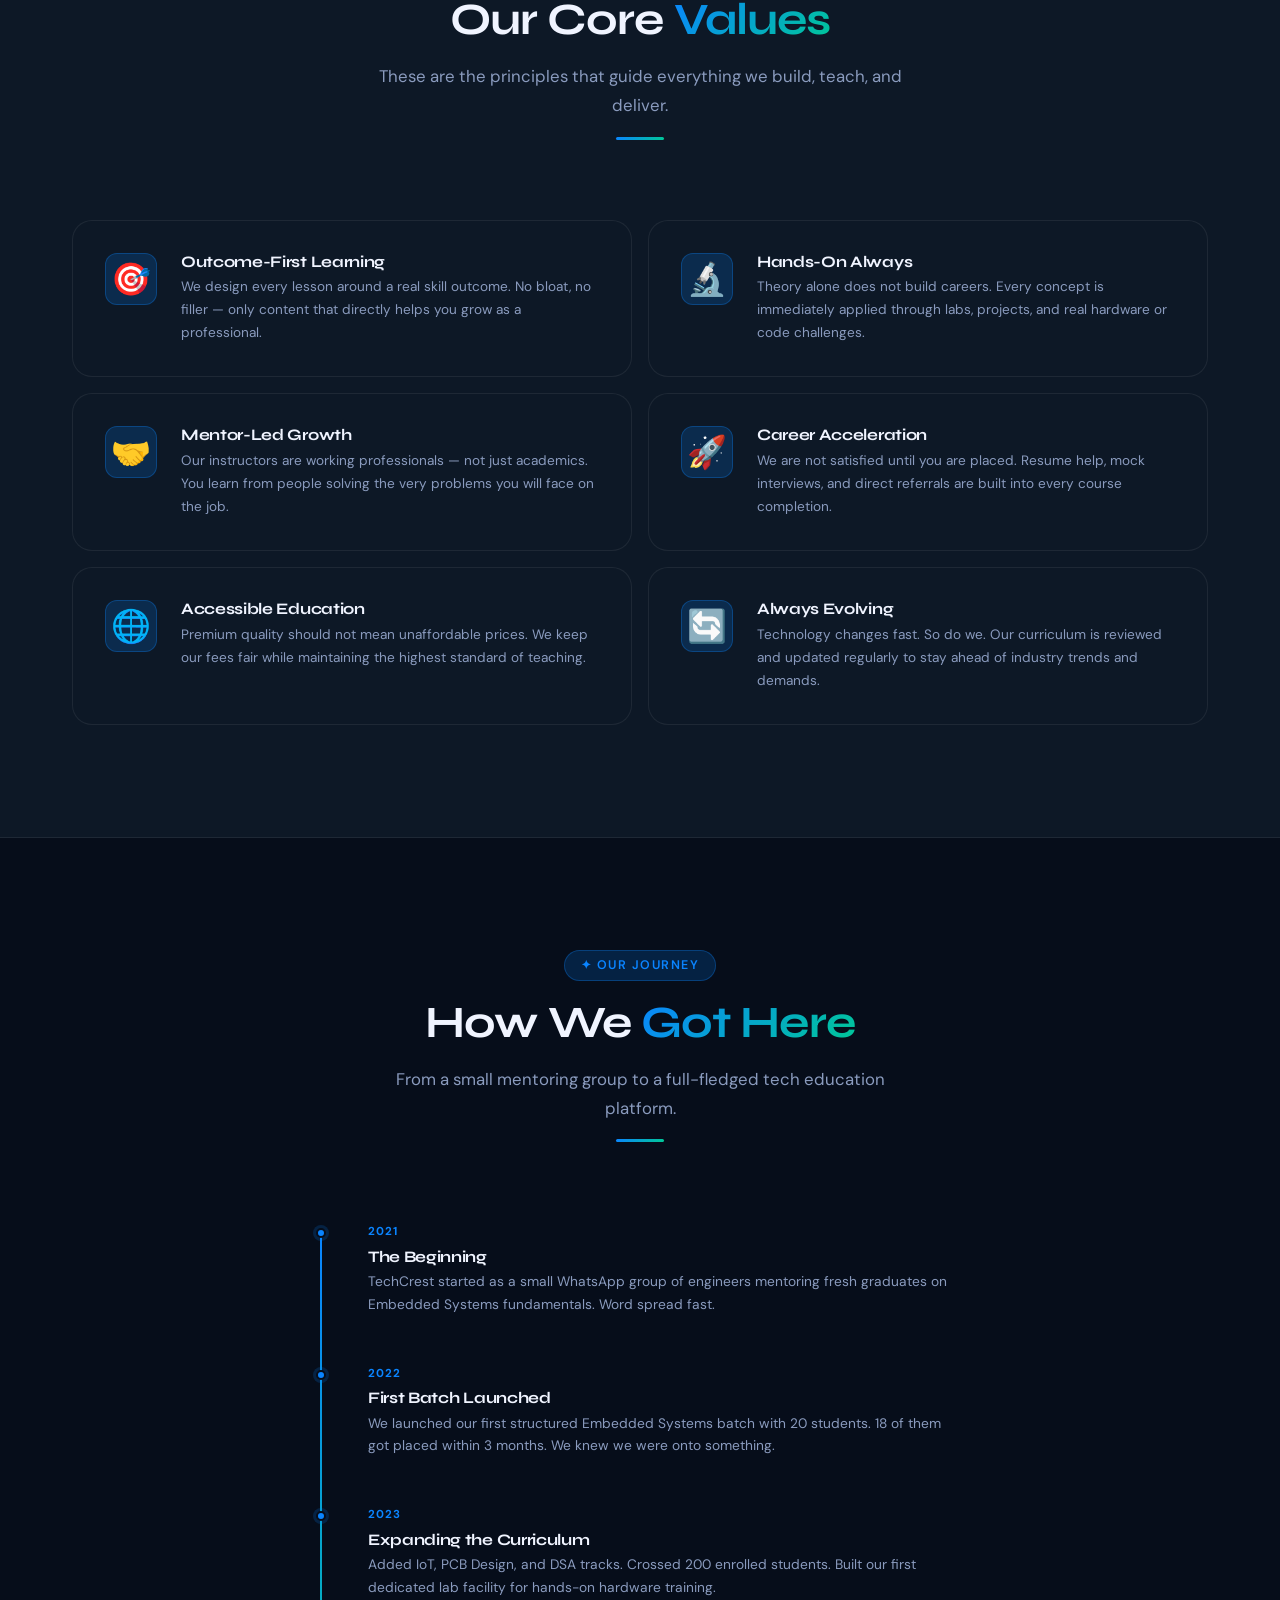
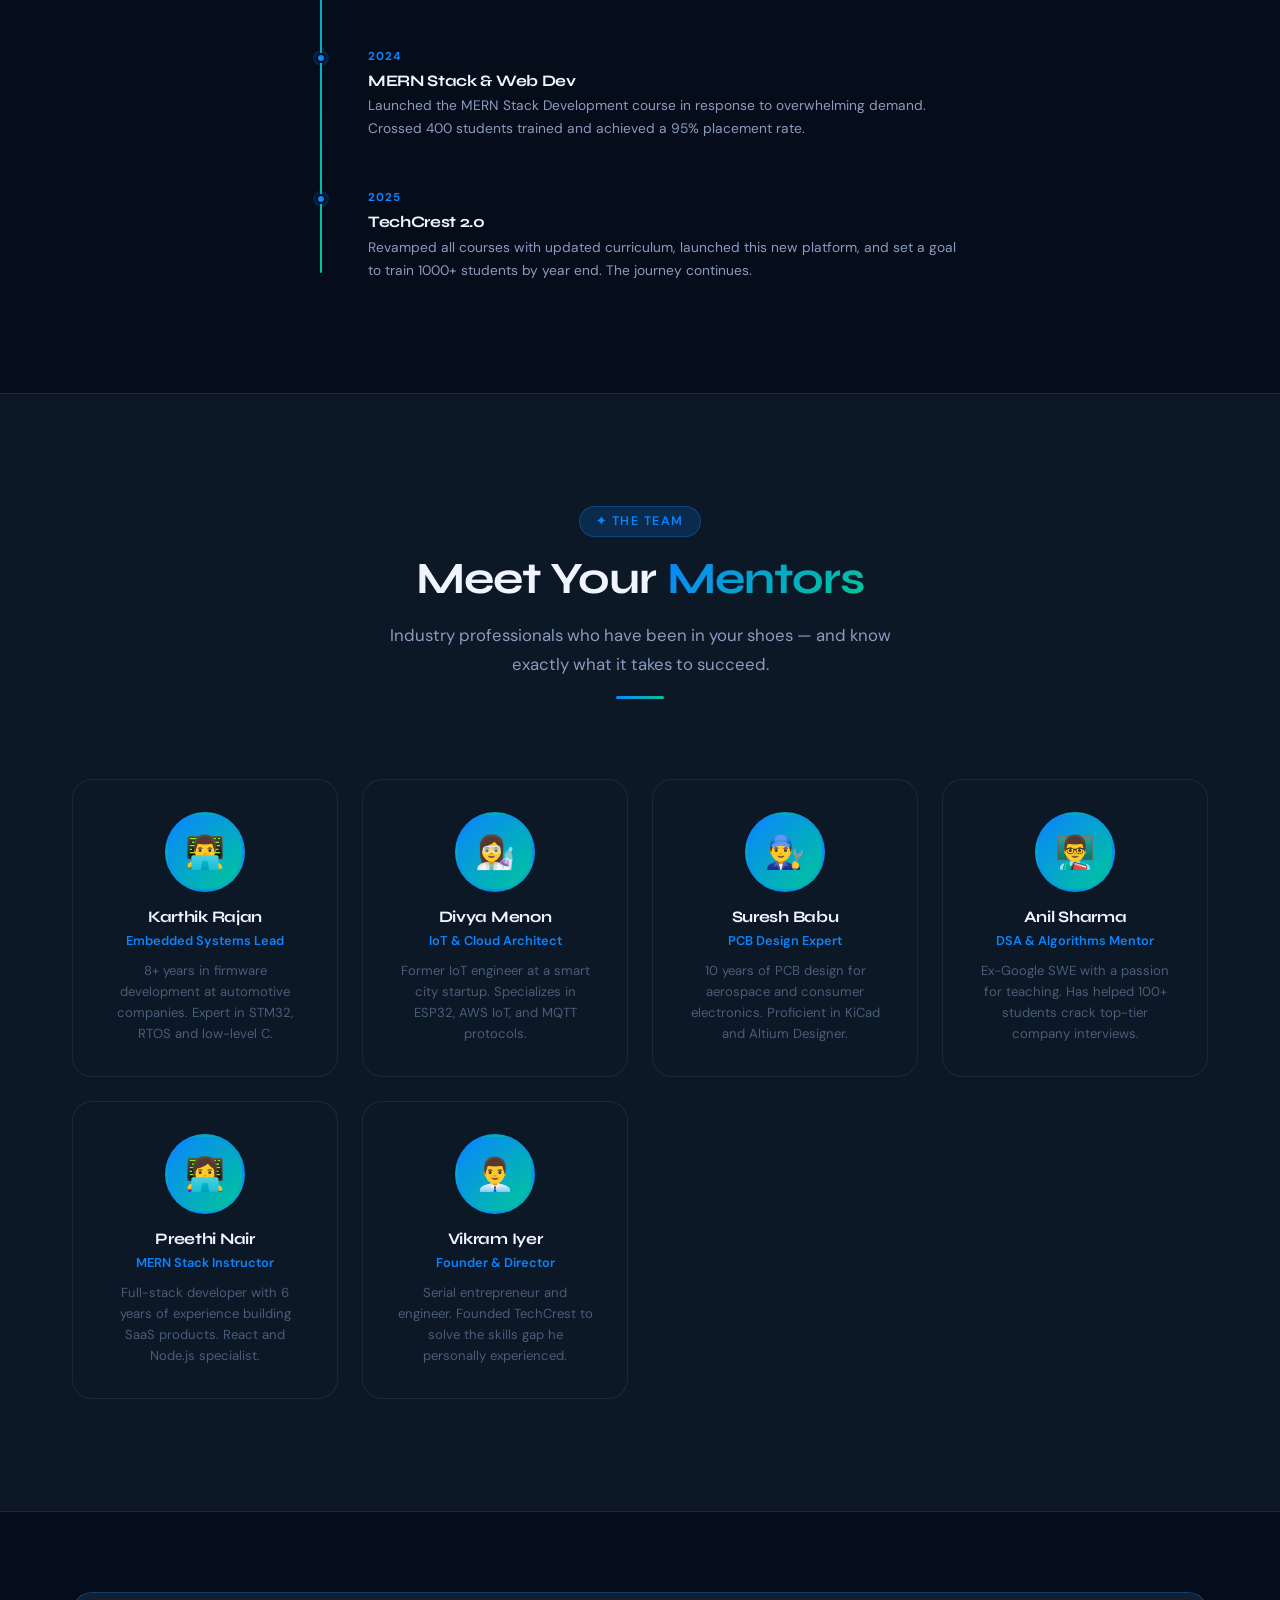
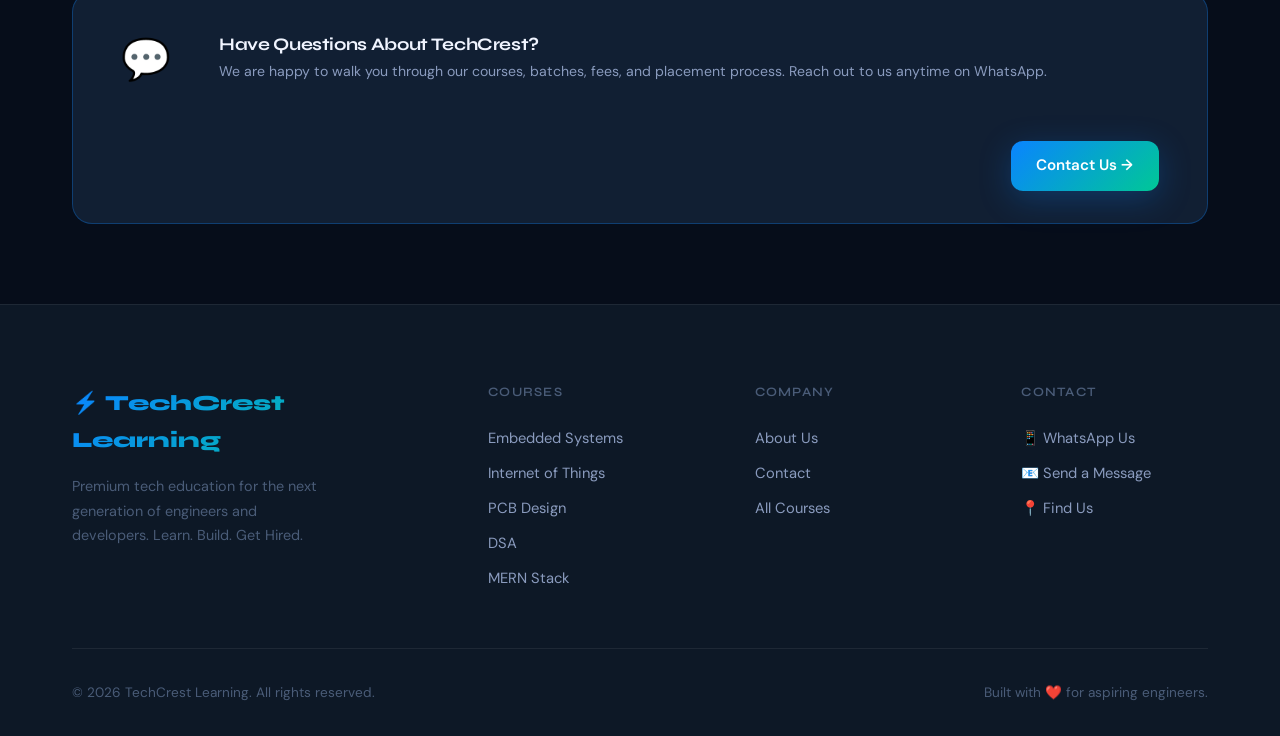
<file: about.html>
<!DOCTYPE html>
<html lang="en">
<head>
  <meta charset="UTF-8" />
  <meta name="viewport" content="width=device-width, initial-scale=1.0" />
  <meta name="description" content="About TechCrest Learning — Our mission, team, and story behind building India's premium tech education platform." />
  <title>About Us — TechCrest Learning</title>

  <!-- CSS -->
  <link rel="stylesheet" href="css/style.css" />
  <link rel="stylesheet" href="css/navbar.css" />
  <link rel="stylesheet" href="css/hero.css" />
  <link rel="stylesheet" href="css/cards.css" />
  <link rel="stylesheet" href="css/enrollment.css" />
  <link rel="stylesheet" href="css/responsive.css" />

  <style>
    /* ── About-page specific styles ── */

    /* Mission grid */
    .about-mission-grid {
      display: grid;
      grid-template-columns: 1fr 1fr;
      gap: var(--space-3xl);
      align-items: center;
    }

    .about-mission-visual {
      position: relative;
      display: flex;
      align-items: center;
      justify-content: center;
    }

    /* Big decorative number behind card */
    .about-mission-visual::before {
      content: '🎓';
      position: absolute;
      font-size: 14rem;
      opacity: 0.04;
      pointer-events: none;
      user-select: none;
    }

    .mission-card {
      background: var(--bg-card);
      border: 1px solid var(--border-bright);
      border-radius: var(--radius-xl);
      padding: var(--space-2xl);
      position: relative;
      z-index: 1;
      width: 100%;
    }

    .mission-card-header {
      display: flex;
      align-items: center;
      gap: var(--space-md);
      margin-bottom: var(--space-xl);
    }

    .mission-icon-box {
      width: 56px;
      height: 56px;
      border-radius: var(--radius-md);
      background: var(--grad-primary);
      display: flex;
      align-items: center;
      justify-content: center;
      font-size: 1.6rem;
      box-shadow: var(--shadow-blue);
      flex-shrink: 0;
    }

    .mission-card-header h3 {
      font-size: 1.15rem;
    }

    .mission-card-header p {
      font-size: 0.82rem;
      color: var(--text-muted);
    }

    .mission-stat-grid {
      display: grid;
      grid-template-columns: 1fr 1fr;
      gap: var(--space-md);
    }

    .mission-stat-box {
      background: var(--bg-elevated);
      border: 1px solid var(--border);
      border-radius: var(--radius-md);
      padding: var(--space-md);
      text-align: center;
      transition: var(--transition-fast);
    }

    .mission-stat-box:hover {
      border-color: var(--border-bright);
    }

    .mission-stat-box .msb-value {
      font-family: var(--font-display);
      font-size: 1.6rem;
      font-weight: 800;
      background: var(--grad-text);
      -webkit-background-clip: text;
      -webkit-text-fill-color: transparent;
      background-clip: text;
      display: block;
      line-height: 1;
      margin-bottom: 4px;
    }

    .mission-stat-box .msb-label {
      font-size: 0.75rem;
      color: var(--text-muted);
      text-transform: uppercase;
      letter-spacing: 0.06em;
      font-weight: 500;
    }

    /* About content headings */
    .about-content-text .eyebrow {
      display: inline-flex;
      align-items: center;
      gap: var(--space-sm);
      font-size: 0.78rem;
      font-weight: 600;
      letter-spacing: 0.12em;
      text-transform: uppercase;
      color: var(--primary);
      background: var(--primary-glow);
      border: 1px solid var(--border-bright);
      padding: var(--space-xs) var(--space-md);
      border-radius: var(--radius-full);
      margin-bottom: var(--space-lg);
    }

    .about-content-text h2 {
      margin-bottom: var(--space-md);
    }

    .about-content-text p {
      color: var(--text-secondary);
      margin-bottom: var(--space-md);
      font-size: 1rem;
      line-height: 1.8;
    }

    .about-content-text p:last-of-type {
      margin-bottom: var(--space-xl);
    }

    /* Values grid */
    .values-grid {
      display: grid;
      grid-template-columns: 1fr 1fr;
      gap: var(--space-md);
    }

    /* Timeline section */
    .timeline {
      position: relative;
      padding-left: var(--space-2xl);
    }

    .timeline::before {
      content: '';
      position: absolute;
      left: 0;
      top: 8px;
      bottom: 8px;
      width: 2px;
      background: linear-gradient(
        180deg,
        var(--primary) 0%,
        var(--secondary) 100%
      );
      border-radius: var(--radius-full);
    }

    .timeline-item {
      position: relative;
      padding-bottom: var(--space-2xl);
    }

    .timeline-item:last-child {
      padding-bottom: 0;
    }

    /* Dot on timeline */
    .timeline-item::before {
      content: '';
      position: absolute;
      left: calc(-1 * var(--space-2xl) - 4px);
      top: 6px;
      width: 10px;
      height: 10px;
      border-radius: 50%;
      background: var(--primary);
      border: 2px solid var(--bg);
      box-shadow: 0 0 0 3px var(--primary-glow);
    }

    .timeline-year {
      font-size: 0.72rem;
      font-weight: 700;
      letter-spacing: 0.1em;
      text-transform: uppercase;
      color: var(--primary);
      margin-bottom: 6px;
    }

    .timeline-item h4 {
      font-size: 1rem;
      margin-bottom: var(--space-xs);
      color: var(--text-primary);
    }

    .timeline-item p {
      font-size: 0.86rem;
      color: var(--text-secondary);
      line-height: 1.65;
    }

    /* Highlight strip */
    .highlight-strip {
      background: var(--bg-elevated);
      border: 1px solid var(--border-bright);
      border-radius: var(--radius-lg);
      padding: var(--space-xl) var(--space-2xl);
      display: flex;
      align-items: center;
      gap: var(--space-2xl);
      flex-wrap: wrap;
    }

    .highlight-strip .hs-icon {
      font-size: 2.5rem;
      flex-shrink: 0;
    }

    .highlight-strip .hs-content h3 {
      font-size: 1.1rem;
      margin-bottom: var(--space-xs);
    }

    .highlight-strip .hs-content p {
      font-size: 0.88rem;
      color: var(--text-secondary);
      line-height: 1.65;
    }

    .highlight-strip .hs-action {
      margin-left: auto;
      flex-shrink: 0;
    }

    @media (max-width: 700px) {
      .about-mission-grid {
        grid-template-columns: 1fr;
      }
      .values-grid {
        grid-template-columns: 1fr;
      }
      .highlight-strip {
        flex-direction: column;
        text-align: center;
      }
      .highlight-strip .hs-action {
        margin-left: 0;
      }
    }
  </style>
</head>
<body>

<!-- ========================================
     NAVBAR
     ======================================== -->
<nav class="navbar" role="navigation" aria-label="Main navigation">
  <div class="container">
    <a href="index.html" class="nav-logo">
      <div class="logo-icon">⚡</div>
      <div class="logo-text">TechCrest<span>Learning</span></div>
    </a>
    <ul class="nav-links">
      <li><a href="index.html">Home</a></li>
      <li><a href="about.html" class="active">About</a></li>
      <li class="nav-dropdown">
        <a href="courses.html">
          Courses
          <svg class="chevron" viewBox="0 0 24 24" fill="none"
               stroke="currentColor" stroke-width="2.5"
               stroke-linecap="round" stroke-linejoin="round">
            <polyline points="6 9 12 15 18 9"/>
          </svg>
        </a>
        <ul class="dropdown-menu">
          <li><a href="courses/embedded.html"><span class="course-dot"></span>Embedded Systems</a></li>
          <li><a href="courses/iot.html"><span class="course-dot"></span>Internet of Things</a></li>
          <li><a href="courses/pcb.html"><span class="course-dot"></span>PCB Design</a></li>
          <li><a href="courses/dsa.html"><span class="course-dot"></span>DSA</a></li>
          <li><a href="courses/mernstack.html"><span class="course-dot"></span>MERN Stack</a></li>
        </ul>
      </li>
      <li><a href="contact.html">Contact</a></li>
    </ul>
    <div class="nav-actions">
      <a href="courses.html" class="nav-cta">Explore Courses</a>
    </div>
    <button class="nav-hamburger" aria-label="Toggle menu" aria-expanded="false">
      <span class="hamburger-bar"></span>
      <span class="hamburger-bar"></span>
      <span class="hamburger-bar"></span>
    </button>
  </div>
</nav>

<!-- Mobile Menu -->
<div class="nav-mobile-menu" role="dialog" aria-label="Mobile navigation">
  <ul class="mobile-nav-links">
    <li><a href="index.html">🏠 Home</a></li>
    <li><a href="about.html" class="active">🏢 About</a></li>
    <li>
      <a href="courses.html" class="mobile-submenu-toggle">
        📚 Courses
        <svg class="chevron" width="14" height="14" viewBox="0 0 24 24"
             fill="none" stroke="currentColor" stroke-width="2.5"
             stroke-linecap="round" stroke-linejoin="round"
             style="margin-left:auto">
          <polyline points="6 9 12 15 18 9"/>
        </svg>
      </a>
      <ul class="mobile-submenu">
        <li><a href="courses/embedded.html">🔌 Embedded Systems</a></li>
        <li><a href="courses/iot.html">📡 Internet of Things</a></li>
        <li><a href="courses/pcb.html">🔧 PCB Design</a></li>
        <li><a href="courses/dsa.html">🧠 DSA</a></li>
        <li><a href="courses/mernstack.html">💻 MERN Stack</a></li>
      </ul>
    </li>
    <li><a href="contact.html">📞 Contact</a></li>
  </ul>
  <div class="mobile-nav-cta">
    <a href="courses.html" class="btn btn-gradient btn-lg">Explore All Courses →</a>
  </div>
</div>


<!-- ========================================
     PAGE HERO
     ======================================== -->
<section class="page-hero">
  <div class="container">
    <span class="eyebrow">✦ Our Story</span>
    <h1>We Are <span class="text-gradient">TechCrest Learning</span></h1>
    <p>Built by engineers, for engineers. We exist to make world-class tech education
       accessible, practical, and career-ready for every aspiring student.</p>
    <div class="breadcrumb">
      <a href="index.html">Home</a>
      <span class="sep">›</span>
      <span class="current">About Us</span>
    </div>
  </div>
</section>


<!-- ========================================
     MISSION SECTION
     ======================================== -->
<section class="section">
  <div class="container">
    <div class="about-mission-grid">

      <!-- Left: Text -->
      <div class="about-content-text reveal">
        <span class="eyebrow">✦ Our Mission</span>
        <h2>Bridging the Gap Between <span class="text-gradient">Education & Industry</span></h2>
        <p>
          TechCrest Learning was founded with one clear goal — to close the massive
          gap between what colleges teach and what the industry actually demands.
          We saw too many talented engineers struggle not because of lack of potential,
          but because of lack of the right, practical skills.
        </p>
        <p>
          Every course we design is built in close collaboration with industry
          professionals. Every project is real-world. Every mentor has walked
          the path our students are walking. We do not just teach — we prepare.
        </p>
        <a href="courses.html" class="btn btn-gradient">
          Explore Our Courses →
        </a>
      </div>

      <!-- Right: Stats card -->
      <div class="about-mission-visual reveal reveal-delay-2">
        <div class="mission-card">
          <div class="mission-card-header">
            <div class="mission-icon-box">⚡</div>
            <div>
              <h3>TechCrest by Numbers</h3>
              <p>Our impact so far</p>
            </div>
          </div>
          <div class="mission-stat-grid">
            <div class="mission-stat-box">
              <span class="msb-value counter" data-target="500" data-suffix="+">500+</span>
              <span class="msb-label">Students Trained</span>
            </div>
            <div class="mission-stat-box">
              <span class="msb-value counter" data-target="5">5</span>
              <span class="msb-label">Expert Courses</span>
            </div>
            <div class="mission-stat-box">
              <span class="msb-value counter" data-target="4.9" data-suffix="★">4.9★</span>
              <span class="msb-label">Avg Rating</span>
            </div>
            <div class="mission-stat-box">
              <span class="msb-value counter" data-target="95" data-suffix="%">95%</span>
              <span class="msb-label">Placement Rate</span>
            </div>
          </div>
        </div>
      </div>

    </div>
  </div>
</section>


<!-- ========================================
     OUR VALUES
     ======================================== -->
<section class="section"
  style="background:var(--bg-card);
         border-top:1px solid var(--border);
         border-bottom:1px solid var(--border);">
  <div class="container">

    <div class="section-header reveal">
      <span class="eyebrow">✦ What We Stand For</span>
      <h2>Our Core <span class="text-gradient">Values</span></h2>
      <p>These are the principles that guide everything we build, teach, and deliver.</p>
      <div class="divider"></div>
    </div>

    <div class="values-grid">
      <div class="value-card reveal reveal-delay-1">
        <div class="value-icon">🎯</div>
        <div class="value-content">
          <h3>Outcome-First Learning</h3>
          <p>We design every lesson around a real skill outcome. No bloat, no filler — only content that directly helps you grow as a professional.</p>
        </div>
      </div>
      <div class="value-card reveal reveal-delay-2">
        <div class="value-icon">🔬</div>
        <div class="value-content">
          <h3>Hands-On Always</h3>
          <p>Theory alone does not build careers. Every concept is immediately applied through labs, projects, and real hardware or code challenges.</p>
        </div>
      </div>
      <div class="value-card reveal reveal-delay-3">
        <div class="value-icon">🤝</div>
        <div class="value-content">
          <h3>Mentor-Led Growth</h3>
          <p>Our instructors are working professionals — not just academics. You learn from people solving the very problems you will face on the job.</p>
        </div>
      </div>
      <div class="value-card reveal reveal-delay-1">
        <div class="value-icon">🚀</div>
        <div class="value-content">
          <h3>Career Acceleration</h3>
          <p>We are not satisfied until you are placed. Resume help, mock interviews, and direct referrals are built into every course completion.</p>
        </div>
      </div>
      <div class="value-card reveal reveal-delay-2">
        <div class="value-icon">🌐</div>
        <div class="value-content">
          <h3>Accessible Education</h3>
          <p>Premium quality should not mean unaffordable prices. We keep our fees fair while maintaining the highest standard of teaching.</p>
        </div>
      </div>
      <div class="value-card reveal reveal-delay-3">
        <div class="value-icon">🔄</div>
        <div class="value-content">
          <h3>Always Evolving</h3>
          <p>Technology changes fast. So do we. Our curriculum is reviewed and updated regularly to stay ahead of industry trends and demands.</p>
        </div>
      </div>
    </div>

  </div>
</section>


<!-- ========================================
     OUR JOURNEY / TIMELINE
     ======================================== -->
<section class="section">
  <div class="container">

    <div class="section-header reveal">
      <span class="eyebrow">✦ Our Journey</span>
      <h2>How We <span class="text-gradient">Got Here</span></h2>
      <p>From a small mentoring group to a full-fledged tech education platform.</p>
      <div class="divider"></div>
    </div>

    <div style="max-width: 640px; margin-inline: auto;">
      <div class="timeline reveal">

        <div class="timeline-item">
          <div class="timeline-year">2021</div>
          <h4>The Beginning</h4>
          <p>TechCrest started as a small WhatsApp group of engineers mentoring
             fresh graduates on Embedded Systems fundamentals. Word spread fast.</p>
        </div>

        <div class="timeline-item">
          <div class="timeline-year">2022</div>
          <h4>First Batch Launched</h4>
          <p>We launched our first structured Embedded Systems batch with 20 students.
             18 of them got placed within 3 months. We knew we were onto something.</p>
        </div>

        <div class="timeline-item">
          <div class="timeline-year">2023</div>
          <h4>Expanding the Curriculum</h4>
          <p>Added IoT, PCB Design, and DSA tracks. Crossed 200 enrolled students.
             Built our first dedicated lab facility for hands-on hardware training.</p>
        </div>

        <div class="timeline-item">
          <div class="timeline-year">2024</div>
          <h4>MERN Stack & Web Dev</h4>
          <p>Launched the MERN Stack Development course in response to overwhelming
             demand. Crossed 400 students trained and achieved a 95% placement rate.</p>
        </div>

        <div class="timeline-item">
          <div class="timeline-year">2025</div>
          <h4>TechCrest 2.0</h4>
          <p>Revamped all courses with updated curriculum, launched this new platform,
             and set a goal to train 1000+ students by year end. The journey continues.</p>
        </div>

      </div>
    </div>

  </div>
</section>


<!-- ========================================
     TEAM SECTION
     ======================================== -->
<section class="section"
  style="background:var(--bg-card);
         border-top:1px solid var(--border);
         border-bottom:1px solid var(--border);">
  <div class="container">

    <div class="section-header reveal">
      <span class="eyebrow">✦ The Team</span>
      <h2>Meet Your <span class="text-gradient">Mentors</span></h2>
      <p>Industry professionals who have been in your shoes — and know exactly
         what it takes to succeed.</p>
      <div class="divider"></div>
    </div>

    <div class="team-grid">

      <div class="team-card reveal reveal-delay-1">
        <div class="team-avatar">👨‍💻</div>
        <h3>Karthik Rajan</h3>
        <div class="team-role">Embedded Systems Lead</div>
        <p class="team-bio">8+ years in firmware development at automotive companies. Expert in STM32, RTOS and low-level C.</p>
      </div>

      <div class="team-card reveal reveal-delay-2">
        <div class="team-avatar">👩‍🔬</div>
        <h3>Divya Menon</h3>
        <div class="team-role">IoT & Cloud Architect</div>
        <p class="team-bio">Former IoT engineer at a smart city startup. Specializes in ESP32, AWS IoT, and MQTT protocols.</p>
      </div>

      <div class="team-card reveal reveal-delay-3">
        <div class="team-avatar">👨‍🔧</div>
        <h3>Suresh Babu</h3>
        <div class="team-role">PCB Design Expert</div>
        <p class="team-bio">10 years of PCB design for aerospace and consumer electronics. Proficient in KiCad and Altium Designer.</p>
      </div>

      <div class="team-card reveal reveal-delay-1">
        <div class="team-avatar">👨‍🏫</div>
        <h3>Anil Sharma</h3>
        <div class="team-role">DSA & Algorithms Mentor</div>
        <p class="team-bio">Ex-Google SWE with a passion for teaching. Has helped 100+ students crack top-tier company interviews.</p>
      </div>

      <div class="team-card reveal reveal-delay-2">
        <div class="team-avatar">👩‍💻</div>
        <h3>Preethi Nair</h3>
        <div class="team-role">MERN Stack Instructor</div>
        <p class="team-bio">Full-stack developer with 6 years of experience building SaaS products. React and Node.js specialist.</p>
      </div>

      <div class="team-card reveal reveal-delay-3">
        <div class="team-avatar">👨‍💼</div>
        <h3>Vikram Iyer</h3>
        <div class="team-role">Founder & Director</div>
        <p class="team-bio">Serial entrepreneur and engineer. Founded TechCrest to solve the skills gap he personally experienced.</p>
      </div>

    </div>

  </div>
</section>


<!-- ========================================
     CTA STRIP
     ======================================== -->
<section class="section-sm">
  <div class="container">
    <div class="highlight-strip reveal">
      <span class="hs-icon">💬</span>
      <div class="hs-content">
        <h3>Have Questions About TechCrest?</h3>
        <p>We are happy to walk you through our courses, batches, fees, and
           placement process. Reach out to us anytime on WhatsApp.</p>
      </div>
      <div class="hs-action">
        <a href="contact.html" class="btn btn-gradient">Contact Us →</a>
      </div>
    </div>
  </div>
</section>


<!-- ========================================
     FOOTER
     ======================================== -->
<footer>
  <div class="container">
    <div class="footer-grid">
      <div class="footer-brand">
        <span class="logo">⚡ TechCrest Learning</span>
        <p>Premium tech education for the next generation of engineers and developers. Learn. Build. Get Hired.</p>
      </div>
      <div class="footer-col">
        <h4>Courses</h4>
        <ul>
          <li><a href="courses/embedded.html">Embedded Systems</a></li>
          <li><a href="courses/iot.html">Internet of Things</a></li>
          <li><a href="courses/pcb.html">PCB Design</a></li>
          <li><a href="courses/dsa.html">DSA</a></li>
          <li><a href="courses/mernstack.html">MERN Stack</a></li>
        </ul>
      </div>
      <div class="footer-col">
        <h4>Company</h4>
        <ul>
          <li><a href="about.html">About Us</a></li>
          <li><a href="contact.html">Contact</a></li>
          <li><a href="courses.html">All Courses</a></li>
        </ul>
      </div>
      <div class="footer-col">
        <h4>Contact</h4>
        <ul>
          <li><a href="https://wa.me/919897654321">📱 WhatsApp Us</a></li>
          <li><a href="contact.html">📧 Send a Message</a></li>
          <li><a href="contact.html">📍 Find Us</a></li>
        </ul>
      </div>
    </div>
    <div class="footer-bottom">
      <p>© <span id="current-year"></span> TechCrest Learning. All rights reserved.</p>
      <p>Built with ❤️ for aspiring engineers.</p>
    </div>
  </div>
</footer>


<!-- ========================================
     ENROLLMENT MODAL (same on every page)
     ======================================== -->
<div class="modal-overlay" id="enrollModal" role="dialog"
     aria-modal="true" aria-labelledby="modalCourseName">
  <div class="modal-backdrop"></div>
  <div class="modal-box">
    <div class="modal-header">
      <div class="modal-header-top">
        <div class="modal-course-icon" id="modalCourseIcon">🎓</div>
        <div class="modal-header-text">
          <span class="modal-eyebrow">Enroll Now</span>
          <h3 id="modalCourseName">Course Name</h3>
        </div>
        <button class="modal-close" id="modalClose" aria-label="Close modal">✕</button>
      </div>
      <p>Fill in your details below. We will connect with you on WhatsApp instantly.</p>
    </div>
    <div style="padding: 0 var(--space-xl);">
      <div class="modal-steps">
        <div class="modal-step-dot active"></div>
        <div class="modal-step-dot"></div>
        <div class="modal-step-dot"></div>
      </div>
    </div>
    <div class="modal-body">
      <div id="formView" style="display:flex; flex-direction:column; gap: var(--space-lg);">
        <form class="enrollment-form" id="enrollmentForm" novalidate>
          <div class="form-group">
            <label><span class="lbl-icon">📚</span> Course</label>
            <div class="course-display-field" id="courseDisplayField">— auto filled —<span class="lock-icon">🔒</span></div>
          </div>
          <div class="form-group">
            <label for="enrollName"><span class="lbl-icon">👤</span> Full Name</label>
            <input type="text" id="enrollName" name="name" placeholder="e.g. Ravi Kumar" autocomplete="name" />
            <div class="field-error" id="nameError"></div>
          </div>
          <div class="form-group">
            <label for="enrollEmail"><span class="lbl-icon">📧</span> Email Address</label>
            <input type="email" id="enrollEmail" name="email" placeholder="e.g. ravi@email.com" autocomplete="email" />
            <div class="field-error" id="emailError"></div>
          </div>
          <div class="form-group">
            <label for="enrollPhone"><span class="lbl-icon">📱</span> Phone Number</label>
            <input type="tel" id="enrollPhone" name="phone" placeholder="10-digit mobile number" autocomplete="tel" maxlength="10" />
            <div class="field-error" id="phoneError"></div>
          </div>
          <div class="privacy-note">
            <span class="privacy-icon">🔒</span>
            <p>Your details are <strong>100% private</strong>. We only use them to contact you about your enrollment via WhatsApp.</p>
          </div>
          <button type="submit" class="btn-submit-enroll" id="submitEnrollBtn">
            <div class="spinner"></div>
            <span class="btn-text"><span class="whatsapp-icon">💬</span> Continue to WhatsApp</span>
          </button>
        </form>
      </div>
      <div class="modal-success" id="successView">
        <div class="success-checkmark">✅</div>
        <div class="success-title">You're All Set!</div>
        <p class="success-message">Hi <strong id="successStudentName">there</strong>! Your enrollment request for <strong id="successCourseName"></strong> is ready. Redirecting you to WhatsApp now...</p>
        <div class="redirect-countdown">Opening WhatsApp in <span class="countdown-number" id="countdownNumber">3</span> seconds</div>
        <a href="#" class="btn-whatsapp-manual" id="manualWhatsAppBtn" target="_blank" rel="noopener">💬 Open WhatsApp Now</a>
      </div>
    </div>
  </div>
</div>


<!-- Scripts -->
<script src="js/main.js"></script>
<script src="js/enrollment.js"></script>
</body>
</html>
</file>
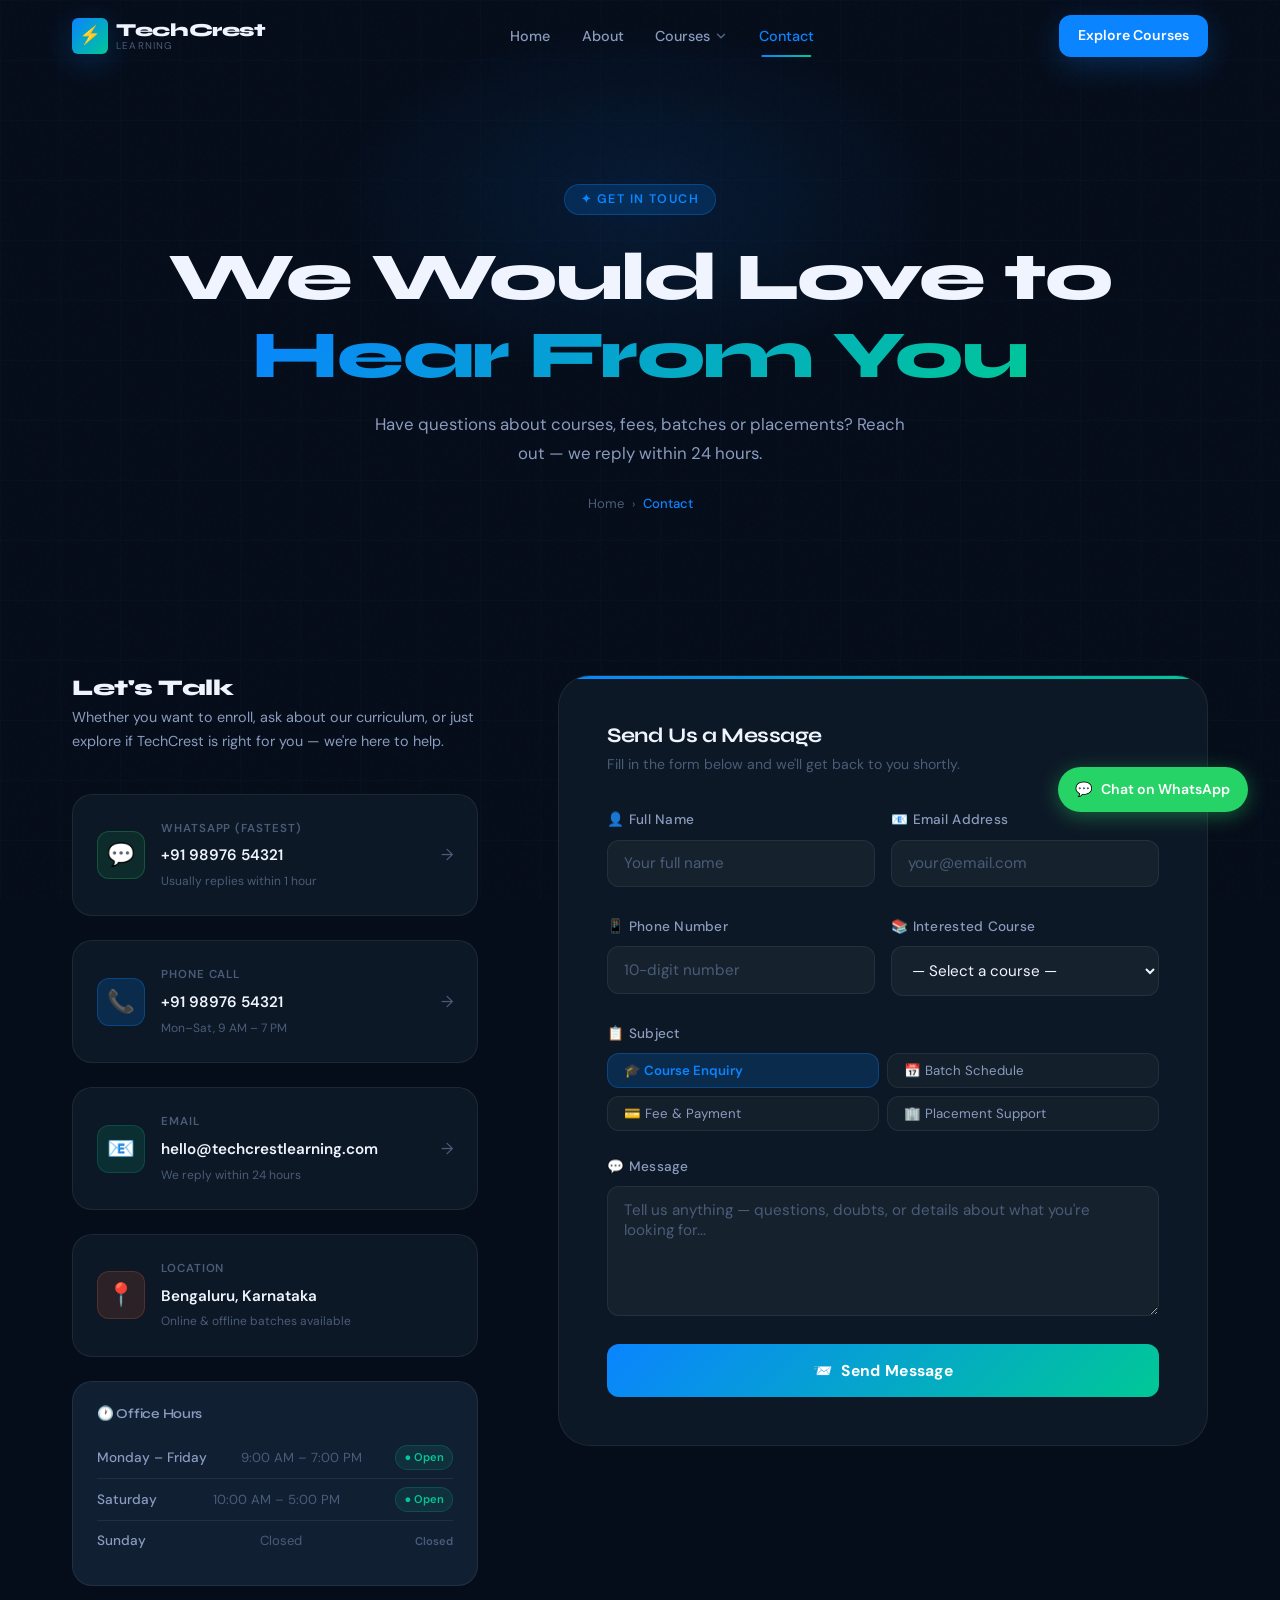
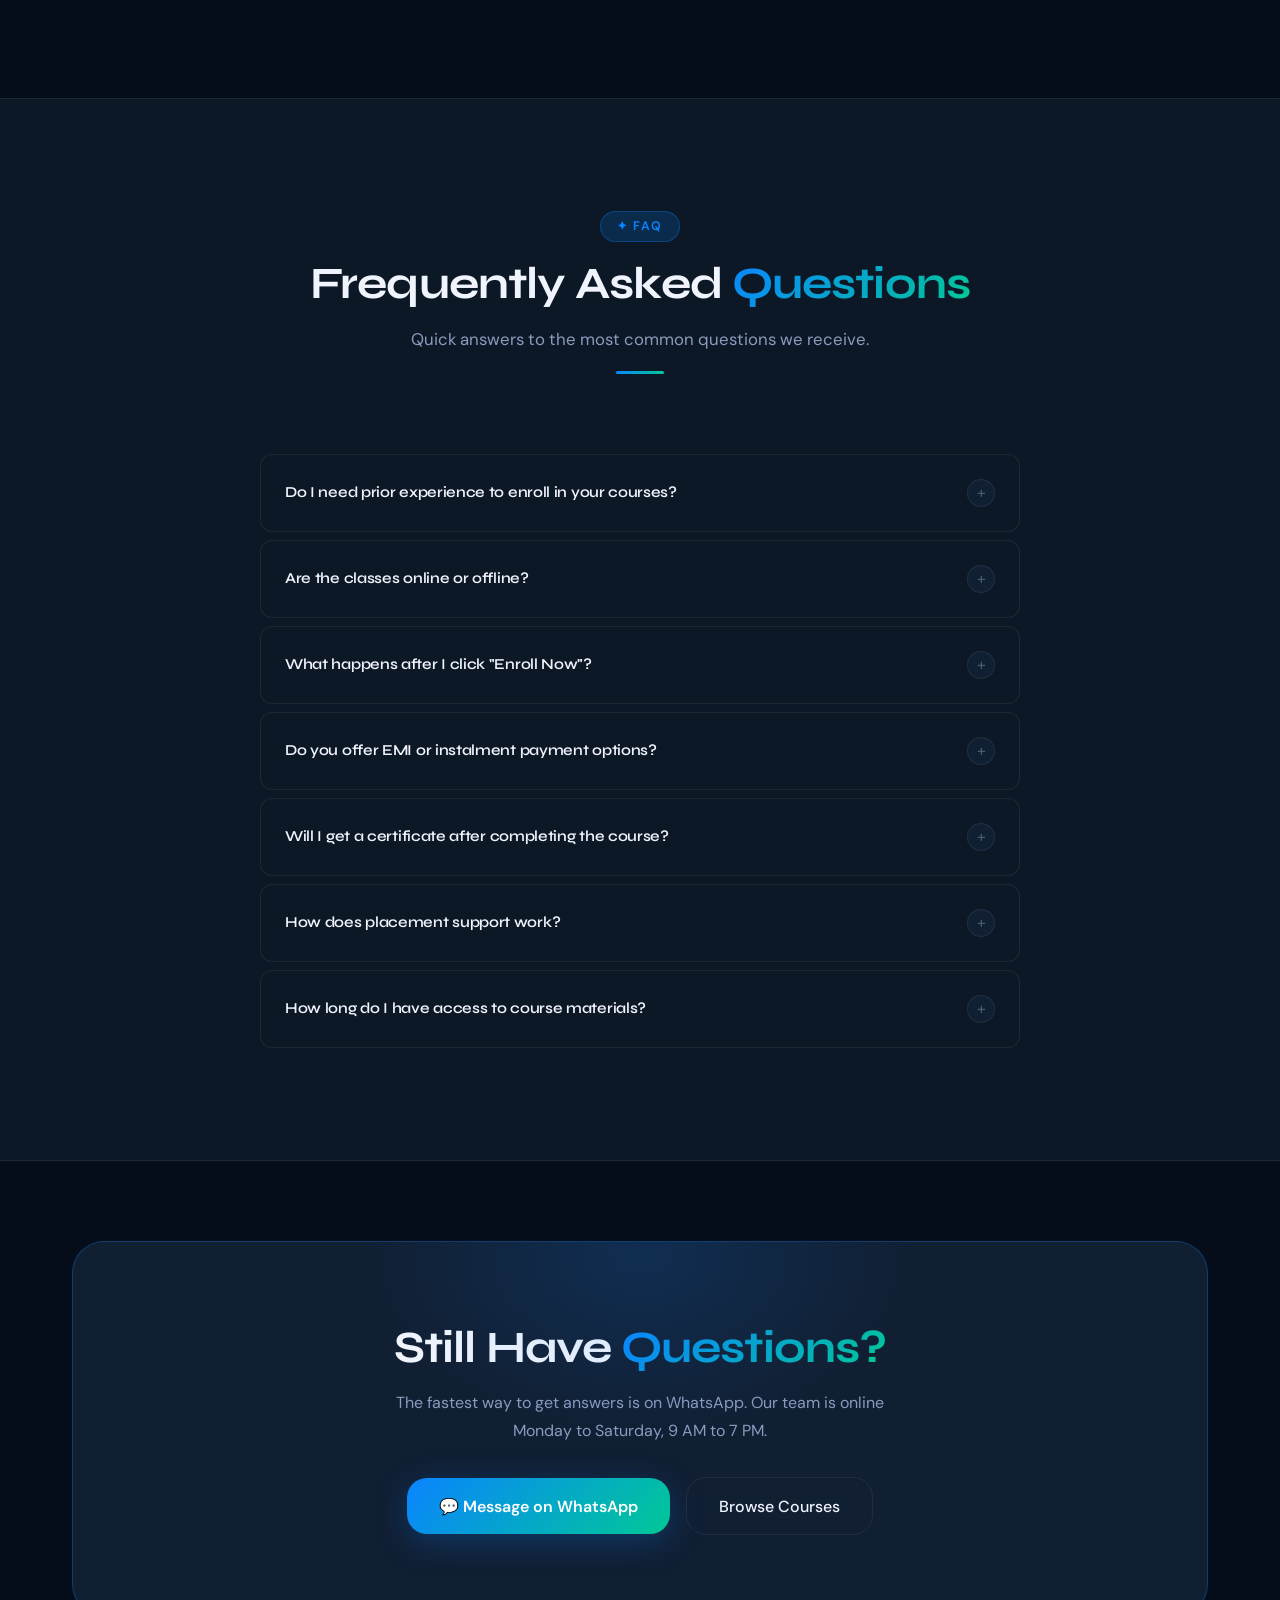
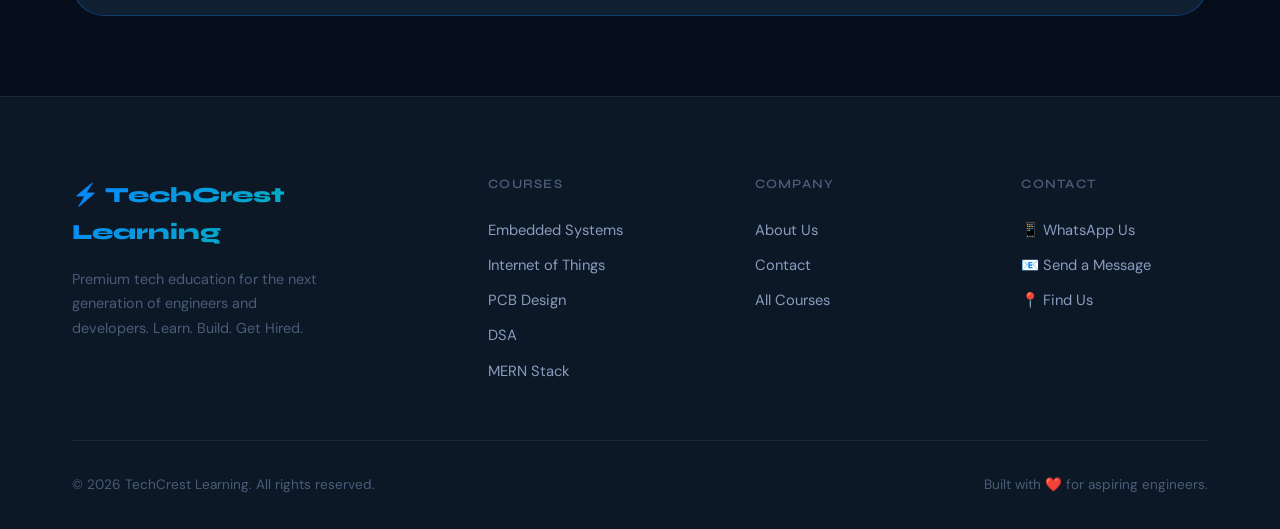
<file: contact.html>
<!DOCTYPE html>
<html lang="en">
<head>
  <meta charset="UTF-8" />
  <meta name="viewport" content="width=device-width, initial-scale=1.0" />
  <meta name="description" content="Contact TechCrest Learning — Reach us on WhatsApp, email or fill the contact form. We reply within 24 hours." />
  <title>Contact Us — TechCrest Learning</title>

  <link rel="stylesheet" href="css/style.css" />
  <link rel="stylesheet" href="css/navbar.css" />
  <link rel="stylesheet" href="css/hero.css" />
  <link rel="stylesheet" href="css/cards.css" />
  <link rel="stylesheet" href="css/enrollment.css" />
  <link rel="stylesheet" href="css/responsive.css" />

  <style>
    /* ── Contact page specific ── */

    /* Contact grid layout */
    .contact-grid {
      display: grid;
      grid-template-columns: 1fr 1.6fr;
      gap: var(--space-3xl);
      align-items: start;
    }

    /* ---- Contact Info Panel (left) ---- */
    .contact-info-panel {
      display: flex;
      flex-direction: column;
      gap: var(--space-lg);
    }

    .contact-info-title {
      font-size: 1.4rem;
      font-weight: 800;
      color: var(--text-primary);
      margin-bottom: var(--space-xs);
      font-family: var(--font-display);
    }

    .contact-info-subtitle {
      font-size: 0.9rem;
      color: var(--text-secondary);
      line-height: 1.7;
      margin-bottom: var(--space-md);
    }

    /* Info card */
    .contact-info-card {
      background: var(--bg-card);
      border: 1px solid var(--border);
      border-radius: var(--radius-lg);
      padding: var(--space-lg);
      display: flex;
      align-items: center;
      gap: var(--space-md);
      transition: var(--transition-smooth);
      cursor: pointer;
      text-decoration: none;
    }

    .contact-info-card:hover {
      border-color: var(--border-bright);
      transform: translateX(4px);
      box-shadow: var(--shadow-blue);
    }

    .contact-info-card.whatsapp:hover {
      border-color: rgba(37,211,102,0.35);
      box-shadow: 0 8px 32px rgba(37,211,102,0.15);
    }

    .cic-icon {
      width: 48px;
      height: 48px;
      border-radius: var(--radius-md);
      display: flex;
      align-items: center;
      justify-content: center;
      font-size: 1.4rem;
      flex-shrink: 0;
    }

    .cic-icon.blue   { background: var(--primary-glow); border: 1px solid var(--border-bright); }
    .cic-icon.teal   { background: rgba(0,200,150,0.12); border: 1px solid rgba(0,200,150,0.2); }
    .cic-icon.orange { background: var(--accent-soft); border: 1px solid rgba(255,107,53,0.2); }
    .cic-icon.green  { background: rgba(37,211,102,0.1); border: 1px solid rgba(37,211,102,0.25); }

    .cic-text .cic-label {
      font-size: 0.72rem;
      font-weight: 600;
      text-transform: uppercase;
      letter-spacing: 0.08em;
      color: var(--text-muted);
      display: block;
      margin-bottom: 3px;
    }

    .cic-text .cic-value {
      font-size: 0.95rem;
      font-weight: 600;
      color: var(--text-primary);
    }

    .cic-text .cic-note {
      font-size: 0.75rem;
      color: var(--text-muted);
      margin-top: 2px;
      display: block;
    }

    .cic-arrow {
      margin-left: auto;
      color: var(--text-muted);
      font-size: 1rem;
      flex-shrink: 0;
      transition: transform 0.2s ease;
    }

    .contact-info-card:hover .cic-arrow {
      transform: translateX(4px);
      color: var(--primary);
    }

    /* Office hours */
    .office-hours {
      background: var(--bg-elevated);
      border: 1px solid var(--border);
      border-radius: var(--radius-lg);
      padding: var(--space-lg);
    }

    .office-hours h4 {
      font-size: 0.85rem;
      font-weight: 600;
      color: var(--text-secondary);
      margin-bottom: var(--space-md);
      display: flex;
      align-items: center;
      gap: var(--space-sm);
    }

    .hours-row {
      display: flex;
      justify-content: space-between;
      align-items: center;
      padding: var(--space-sm) 0;
      border-bottom: 1px solid var(--border);
      font-size: 0.85rem;
    }

    .hours-row:last-child {
      border-bottom: none;
    }

    .hours-row .day {
      color: var(--text-secondary);
      font-weight: 500;
    }

    .hours-row .time {
      color: var(--text-muted);
      font-size: 0.82rem;
    }

    .hours-row .open-tag {
      display: inline-flex;
      align-items: center;
      gap: 4px;
      font-size: 0.7rem;
      font-weight: 600;
      color: var(--secondary);
      background: rgba(0,200,150,0.1);
      border: 1px solid rgba(0,200,150,0.2);
      padding: 2px 8px;
      border-radius: var(--radius-full);
    }

    .hours-row .closed-tag {
      font-size: 0.7rem;
      font-weight: 600;
      color: var(--text-muted);
    }

    /* ---- Contact Form Panel (right) ---- */
    .contact-form-panel {
      background: var(--bg-card);
      border: 1px solid var(--border);
      border-radius: var(--radius-xl);
      padding: var(--space-2xl);
      position: relative;
      overflow: hidden;
    }

    /* Top gradient accent */
    .contact-form-panel::before {
      content: '';
      position: absolute;
      top: 0;
      left: 0;
      right: 0;
      height: 3px;
      background: var(--grad-primary);
    }

    .form-panel-header {
      margin-bottom: var(--space-xl);
    }

    .form-panel-header h3 {
      font-size: 1.3rem;
      margin-bottom: var(--space-xs);
    }

    .form-panel-header p {
      font-size: 0.88rem;
      color: var(--text-muted);
    }

    /* Contact form grid */
    .contact-form {
      display: flex;
      flex-direction: column;
      gap: var(--space-lg);
    }

    .form-row {
      display: grid;
      grid-template-columns: 1fr 1fr;
      gap: var(--space-md);
    }

    @media (max-width: 600px) {
      .form-row { grid-template-columns: 1fr; }
    }

    /* Subject select */
    .subject-options {
      display: grid;
      grid-template-columns: 1fr 1fr;
      gap: var(--space-sm);
    }

    .subject-option {
      display: flex;
      align-items: center;
      gap: var(--space-sm);
      padding: var(--space-sm) var(--space-md);
      background: rgba(255,255,255,0.03);
      border: 1px solid var(--border);
      border-radius: var(--radius-md);
      cursor: pointer;
      transition: var(--transition-fast);
      font-size: 0.83rem;
      color: var(--text-secondary);
      font-family: var(--font-body);
    }

    .subject-option:hover {
      border-color: var(--border-bright);
      color: var(--text-primary);
    }

    .subject-option.selected {
      background: var(--primary-glow);
      border-color: var(--border-bright);
      color: var(--primary);
      font-weight: 600;
    }

    /* Textarea */
    .contact-form textarea {
      width: 100%;
      resize: vertical;
      min-height: 130px;
      max-height: 300px;
    }

    /* Submit button */
    .contact-submit-btn {
      width: 100%;
      padding: 1rem;
      font-size: 0.98rem;
      font-weight: 700;
      font-family: var(--font-body);
      background: var(--grad-primary);
      color: #fff;
      border: none;
      border-radius: var(--radius-md);
      cursor: pointer;
      transition: var(--transition-smooth);
      display: flex;
      align-items: center;
      justify-content: center;
      gap: var(--space-sm);
      letter-spacing: 0.02em;
    }

    .contact-submit-btn:hover {
      transform: translateY(-2px);
      box-shadow: 0 10px 36px rgba(10,132,255,0.4);
      filter: brightness(1.07);
    }

    /* Form success state */
    .form-success-msg {
      display: none;
      flex-direction: column;
      align-items: center;
      text-align: center;
      gap: var(--space-lg);
      padding: var(--space-2xl) 0;
    }

    .form-success-msg.visible {
      display: flex;
    }

    .form-success-msg .fs-icon {
      font-size: 3rem;
      animation: pop-in 0.5s cubic-bezier(0.34,1.56,0.64,1) forwards;
    }

    .form-success-msg h3 {
      font-size: 1.3rem;
    }

    .form-success-msg p {
      font-size: 0.9rem;
      color: var(--text-secondary);
      max-width: 340px;
    }

    /* ---- FAQ Section ---- */
    .faq-list {
      display: flex;
      flex-direction: column;
      gap: var(--space-sm);
      max-width: 760px;
      margin-inline: auto;
    }

    .faq-item {
      background: var(--bg-card);
      border: 1px solid var(--border);
      border-radius: var(--radius-md);
      overflow: hidden;
      transition: border-color 0.2s ease;
    }

    .faq-item.open {
      border-color: var(--border-bright);
    }

    .faq-question {
      display: flex;
      align-items: center;
      justify-content: space-between;
      padding: var(--space-lg);
      cursor: pointer;
      gap: var(--space-md);
      user-select: none;
    }

    .faq-question h4 {
      font-size: 0.95rem;
      color: var(--text-primary);
      font-weight: 600;
      line-height: 1.4;
    }

    .faq-icon {
      width: 28px;
      height: 28px;
      border-radius: 50%;
      background: var(--bg-elevated);
      border: 1px solid var(--border);
      display: flex;
      align-items: center;
      justify-content: center;
      font-size: 1rem;
      color: var(--text-muted);
      flex-shrink: 0;
      transition: var(--transition-smooth);
      line-height: 1;
    }

    .faq-item.open .faq-icon {
      background: var(--primary-glow);
      border-color: var(--border-bright);
      color: var(--primary);
      transform: rotate(45deg);
    }

    .faq-answer {
      max-height: 0;
      overflow: hidden;
      transition: max-height 0.35s cubic-bezier(0.4,0,0.2,1);
    }

    .faq-answer-inner {
      padding: 0 var(--space-lg) var(--space-lg);
      font-size: 0.88rem;
      color: var(--text-secondary);
      line-height: 1.75;
      border-top: 1px solid var(--border);
      padding-top: var(--space-md);
    }

    .faq-answer-inner a {
      color: var(--primary);
      text-decoration: underline;
      text-decoration-color: transparent;
      transition: var(--transition-fast);
    }

    .faq-answer-inner a:hover {
      text-decoration-color: var(--primary);
    }

    /* WhatsApp floating CTA */
    .whatsapp-float {
      position: fixed;
      bottom: 5.5rem;
      right: 2rem;
      z-index: 998;
      display: flex;
      align-items: center;
      gap: var(--space-sm);
      background: #25D366;
      color: #fff;
      padding: 0.65rem 1.1rem;
      border-radius: var(--radius-full);
      font-size: 0.88rem;
      font-weight: 600;
      font-family: var(--font-body);
      text-decoration: none;
      box-shadow: 0 4px 20px rgba(37,211,102,0.4);
      transition: var(--transition-smooth);
      animation: float-wa 3s ease-in-out infinite;
    }

    .whatsapp-float:hover {
      transform: translateY(-3px) scale(1.04);
      box-shadow: 0 8px 32px rgba(37,211,102,0.5);
    }

    @keyframes float-wa {
      0%, 100% { transform: translateY(0); }
      50%       { transform: translateY(-5px); }
    }

    @media (max-width: 480px) {
      .whatsapp-float .wa-text { display: none; }
      .whatsapp-float {
        width: 50px;
        height: 50px;
        justify-content: center;
        padding: 0;
        border-radius: 50%;
      }
    }
  </style>
</head>
<body>

<!-- ========================================
     NAVBAR
     ======================================== -->
<nav class="navbar" role="navigation" aria-label="Main navigation">
  <div class="container">
    <a href="index.html" class="nav-logo">
      <div class="logo-icon">⚡</div>
      <div class="logo-text">TechCrest<span>Learning</span></div>
    </a>
    <ul class="nav-links">
      <li><a href="index.html">Home</a></li>
      <li><a href="about.html">About</a></li>
      <li class="nav-dropdown">
        <a href="courses.html">
          Courses
          <svg class="chevron" viewBox="0 0 24 24" fill="none"
               stroke="currentColor" stroke-width="2.5"
               stroke-linecap="round" stroke-linejoin="round">
            <polyline points="6 9 12 15 18 9"/>
          </svg>
        </a>
        <ul class="dropdown-menu">
          <li><a href="courses/embedded.html"><span class="course-dot"></span>Embedded Systems</a></li>
          <li><a href="courses/iot.html"><span class="course-dot"></span>Internet of Things</a></li>
          <li><a href="courses/pcb.html"><span class="course-dot"></span>PCB Design</a></li>
          <li><a href="courses/dsa.html"><span class="course-dot"></span>DSA</a></li>
          <li><a href="courses/mernstack.html"><span class="course-dot"></span>MERN Stack</a></li>
        </ul>
      </li>
      <li><a href="contact.html" class="active">Contact</a></li>
    </ul>
    <div class="nav-actions">
      <a href="courses.html" class="nav-cta">Explore Courses</a>
    </div>
    <button class="nav-hamburger" aria-label="Toggle menu" aria-expanded="false">
      <span class="hamburger-bar"></span>
      <span class="hamburger-bar"></span>
      <span class="hamburger-bar"></span>
    </button>
  </div>
</nav>

<!-- Mobile Menu -->
<div class="nav-mobile-menu" role="dialog" aria-label="Mobile navigation">
  <ul class="mobile-nav-links">
    <li><a href="index.html">🏠 Home</a></li>
    <li><a href="about.html">🏢 About</a></li>
    <li>
      <a href="courses.html" class="mobile-submenu-toggle">
        📚 Courses
        <svg class="chevron" width="14" height="14" viewBox="0 0 24 24"
             fill="none" stroke="currentColor" stroke-width="2.5"
             stroke-linecap="round" stroke-linejoin="round"
             style="margin-left:auto">
          <polyline points="6 9 12 15 18 9"/>
        </svg>
      </a>
      <ul class="mobile-submenu">
        <li><a href="courses/embedded.html">🔌 Embedded Systems</a></li>
        <li><a href="courses/iot.html">📡 Internet of Things</a></li>
        <li><a href="courses/pcb.html">🔧 PCB Design</a></li>
        <li><a href="courses/dsa.html">🧠 DSA</a></li>
        <li><a href="courses/mernstack.html">💻 MERN Stack</a></li>
      </ul>
    </li>
    <li><a href="contact.html" class="active">📞 Contact</a></li>
  </ul>
  <div class="mobile-nav-cta">
    <a href="courses.html" class="btn btn-gradient btn-lg">Explore All Courses →</a>
  </div>
</div>


<!-- ========================================
     PAGE HERO
     ======================================== -->
<section class="page-hero">
  <div class="container">
    <span class="eyebrow">✦ Get In Touch</span>
    <h1>We Would Love to <span class="text-gradient">Hear From You</span></h1>
    <p>Have questions about courses, fees, batches or placements?
       Reach out — we reply within 24 hours.</p>
    <div class="breadcrumb">
      <a href="index.html">Home</a>
      <span class="sep">›</span>
      <span class="current">Contact</span>
    </div>
  </div>
</section>


<!-- ========================================
     CONTACT GRID
     ======================================== -->
<section class="section" style="padding-top: var(--space-2xl);">
  <div class="container">
    <div class="contact-grid">

      <!-- LEFT: Info Panel -->
      <div class="contact-info-panel">

        <div>
          <h2 class="contact-info-title">Let's Talk</h2>
          <p class="contact-info-subtitle">
            Whether you want to enroll, ask about our curriculum, or just
            explore if TechCrest is right for you — we're here to help.
          </p>
        </div>

        <!-- WhatsApp -->
        <a href="https://wa.me/919897654321" target="_blank"
           rel="noopener" class="contact-info-card whatsapp reveal">
          <div class="cic-icon green">💬</div>
          <div class="cic-text">
            <span class="cic-label">WhatsApp (Fastest)</span>
            <span class="cic-value">+91 98976 54321</span>
            <span class="cic-note">Usually replies within 1 hour</span>
          </div>
          <span class="cic-arrow">→</span>
        </a>

        <!-- Phone -->
        <a href="tel:+919897654321" class="contact-info-card reveal reveal-delay-1">
          <div class="cic-icon blue">📞</div>
          <div class="cic-text">
            <span class="cic-label">Phone Call</span>
            <span class="cic-value">+91 98976 54321</span>
            <span class="cic-note">Mon–Sat, 9 AM – 7 PM</span>
          </div>
          <span class="cic-arrow">→</span>
        </a>

        <!-- Email -->
        <a href="mailto:hello@techcrestlearning.com"
           class="contact-info-card reveal reveal-delay-2">
          <div class="cic-icon teal">📧</div>
          <div class="cic-text">
            <span class="cic-label">Email</span>
            <span class="cic-value">hello@techcrestlearning.com</span>
            <span class="cic-note">We reply within 24 hours</span>
          </div>
          <span class="cic-arrow">→</span>
        </a>

        <!-- Location -->
        <div class="contact-info-card reveal reveal-delay-3"
             style="cursor:default;">
          <div class="cic-icon orange">📍</div>
          <div class="cic-text">
            <span class="cic-label">Location</span>
            <span class="cic-value">Bengaluru, Karnataka</span>
            <span class="cic-note">Online & offline batches available</span>
          </div>
        </div>

        <!-- Office Hours -->
        <div class="office-hours reveal">
          <h4>🕐 Office Hours</h4>
          <div class="hours-row">
            <span class="day">Monday – Friday</span>
            <span class="time">9:00 AM – 7:00 PM</span>
            <span class="open-tag">● Open</span>
          </div>
          <div class="hours-row">
            <span class="day">Saturday</span>
            <span class="time">10:00 AM – 5:00 PM</span>
            <span class="open-tag">● Open</span>
          </div>
          <div class="hours-row">
            <span class="day">Sunday</span>
            <span class="time">Closed</span>
            <span class="closed-tag">Closed</span>
          </div>
        </div>

      </div>

      <!-- RIGHT: Contact Form -->
      <div class="contact-form-panel reveal">

        <div class="form-panel-header">
          <h3>Send Us a Message</h3>
          <p>Fill in the form below and we'll get back to you shortly.</p>
        </div>

        <!-- Form -->
        <div id="contactFormWrapper">
          <form class="contact-form" id="contactForm" novalidate>

            <!-- Name + Email row -->
            <div class="form-row">
              <div class="form-group">
                <label for="contactName">👤 Full Name</label>
                <input type="text" id="contactName" name="name"
                       placeholder="Your full name" autocomplete="name" />
                <div class="field-error" id="cNameError"></div>
              </div>
              <div class="form-group">
                <label for="contactEmail">📧 Email Address</label>
                <input type="email" id="contactEmail" name="email"
                       placeholder="your@email.com" autocomplete="email" />
                <div class="field-error" id="cEmailError"></div>
              </div>
            </div>

            <!-- Phone + Course row -->
            <div class="form-row">
              <div class="form-group">
                <label for="contactPhone">📱 Phone Number</label>
                <input type="tel" id="contactPhone" name="phone"
                       placeholder="10-digit number" maxlength="10"
                       autocomplete="tel" />
                <div class="field-error" id="cPhoneError"></div>
              </div>
              <div class="form-group">
                <label for="contactCourse">📚 Interested Course</label>
                <select id="contactCourse" name="course">
                  <option value="">— Select a course —</option>
                  <option value="Embedded Systems">Embedded Systems</option>
                  <option value="Internet of Things">Internet of Things</option>
                  <option value="PCB Design">PCB Design</option>
                  <option value="Data Structures & Algorithms">DSA</option>
                  <option value="MERN Stack Development">MERN Stack</option>
                  <option value="Not sure yet">Not sure yet</option>
                </select>
              </div>
            </div>

            <!-- Subject -->
            <div class="form-group">
              <label>📋 Subject</label>
              <div class="subject-options" id="subjectOptions">
                <button type="button" class="subject-option selected"
                        data-subject="Course Enquiry">
                  🎓 Course Enquiry
                </button>
                <button type="button" class="subject-option"
                        data-subject="Batch Schedule">
                  📅 Batch Schedule
                </button>
                <button type="button" class="subject-option"
                        data-subject="Fee & Payment">
                  💳 Fee & Payment
                </button>
                <button type="button" class="subject-option"
                        data-subject="Placement Support">
                  🏢 Placement Support
                </button>
              </div>
              <input type="hidden" id="selectedSubject"
                     value="Course Enquiry" />
            </div>

            <!-- Message -->
            <div class="form-group">
              <label for="contactMessage">💬 Message</label>
              <textarea id="contactMessage" name="message"
                        placeholder="Tell us anything — questions, doubts, or details about what you're looking for..."
                        rows="5"></textarea>
              <div class="field-error" id="cMsgError"></div>
            </div>

            <!-- Submit -->
            <button type="submit" class="contact-submit-btn"
                    id="contactSubmitBtn">
              <span>📨</span>
              <span id="contactBtnText">Send Message</span>
            </button>

          </form>
        </div>

        <!-- Success State -->
        <div class="form-success-msg" id="contactSuccessMsg">
          <div class="fs-icon">✅</div>
          <h3>Message Sent!</h3>
          <p>
            Thanks for reaching out. Our team will get back to you
            within 24 hours. You can also reach us directly on
            <a href="https://wa.me/919897654321" target="_blank">WhatsApp</a>
            for a faster response.
          </p>
          <a href="courses.html" class="btn btn-gradient">
            Browse Courses →
          </a>
        </div>

      </div>
    </div>
  </div>
</section>


<!-- ========================================
     FAQ SECTION
     ======================================== -->
<section class="section"
  style="background:var(--bg-card);
         border-top:1px solid var(--border);
         border-bottom:1px solid var(--border);">
  <div class="container">

    <div class="section-header reveal">
      <span class="eyebrow">✦ FAQ</span>
      <h2>Frequently Asked <span class="text-gradient">Questions</span></h2>
      <p>Quick answers to the most common questions we receive.</p>
      <div class="divider"></div>
    </div>

    <div class="faq-list">

      <div class="faq-item reveal reveal-delay-1">
        <div class="faq-question">
          <h4>Do I need prior experience to enroll in your courses?</h4>
          <span class="faq-icon">+</span>
        </div>
        <div class="faq-answer">
          <div class="faq-answer-inner">
            Most of our courses are designed for beginners and do not require
            any prior experience. The Embedded Systems, IoT, PCB Design, and
            MERN Stack courses all start from the very basics. For DSA, basic
            knowledge of any programming language is helpful but not mandatory —
            we cover everything from scratch.
          </div>
        </div>
      </div>

      <div class="faq-item reveal reveal-delay-2">
        <div class="faq-question">
          <h4>Are the classes online or offline?</h4>
          <span class="faq-icon">+</span>
        </div>
        <div class="faq-answer">
          <div class="faq-answer-inner">
            We offer both online and offline batches. Online classes are
            conducted via Zoom/Google Meet with recorded sessions available
            for revision. Offline batches are held at our Bengaluru facility.
            You can choose what works best for you at the time of enrollment.
          </div>
        </div>
      </div>

      <div class="faq-item reveal reveal-delay-3">
        <div class="faq-question">
          <h4>What happens after I click "Enroll Now"?</h4>
          <span class="faq-icon">+</span>
        </div>
        <div class="faq-answer">
          <div class="faq-answer-inner">
            When you click Enroll Now on any course, you fill in a quick form
            with your name, email, and phone. You are then redirected to our
            WhatsApp with a pre-filled message that includes your details and
            the course name. Our team reviews it and contacts you within 1 hour
            to confirm your seat and guide you on payment and batch schedule.
          </div>
        </div>
      </div>

      <div class="faq-item reveal">
        <div class="faq-question">
          <h4>Do you offer EMI or instalment payment options?</h4>
          <span class="faq-icon">+</span>
        </div>
        <div class="faq-answer">
          <div class="faq-answer-inner">
            Yes, we offer flexible payment options including 2–3 instalment
            plans for all courses. Please mention this when you contact us on
            WhatsApp or via this form and we will set it up for you without
            any additional charges.
          </div>
        </div>
      </div>

      <div class="faq-item reveal reveal-delay-1">
        <div class="faq-question">
          <h4>Will I get a certificate after completing the course?</h4>
          <span class="faq-icon">+</span>
        </div>
        <div class="faq-answer">
          <div class="faq-answer-inner">
            Yes. Every student who completes the course and the final project
            receives a TechCrest Learning certificate of completion. This
            certificate is digitally signed and includes your course details,
            duration, and skills covered. It can be shared on LinkedIn and
            added to your resume.
          </div>
        </div>
      </div>

      <div class="faq-item reveal reveal-delay-2">
        <div class="faq-question">
          <h4>How does placement support work?</h4>
          <span class="faq-icon">+</span>
        </div>
        <div class="faq-answer">
          <div class="faq-answer-inner">
            Our placement support includes resume building, LinkedIn profile
            optimization, mock technical interviews, and direct referrals to
            our hiring partner companies. We stay connected with you even after
            course completion until you land your first or next role. Our
            current placement rate stands at 95%.
          </div>
        </div>
      </div>

      <div class="faq-item reveal reveal-delay-3">
        <div class="faq-question">
          <h4>How long do I have access to course materials?</h4>
          <span class="faq-icon">+</span>
        </div>
        <div class="faq-answer">
          <div class="faq-answer-inner">
            You get lifetime access to all course materials, recorded sessions,
            notes, and project files. Whenever we update the course content with
            new topics or tools, you automatically get access to those updates
            at no extra cost.
          </div>
        </div>
      </div>

    </div>
  </div>
</section>


<!-- ========================================
     BOTTOM CTA
     ======================================== -->
<section class="section-sm">
  <div class="container">
    <div class="cta-banner reveal">
      <h2>Still Have <span class="text-gradient">Questions?</span></h2>
      <p>The fastest way to get answers is on WhatsApp. Our team is online
         Monday to Saturday, 9 AM to 7 PM.</p>
      <div class="cta-actions">
        <a href="https://wa.me/919897654321" target="_blank"
           rel="noopener" class="btn btn-gradient btn-lg">
          💬 Message on WhatsApp
        </a>
        <a href="courses.html" class="btn btn-outline btn-lg">
          Browse Courses
        </a>
      </div>
    </div>
  </div>
</section>


<!-- ========================================
     FOOTER
     ======================================== -->
<footer>
  <div class="container">
    <div class="footer-grid">
      <div class="footer-brand">
        <span class="logo">⚡ TechCrest Learning</span>
        <p>Premium tech education for the next generation of engineers and developers. Learn. Build. Get Hired.</p>
      </div>
      <div class="footer-col">
        <h4>Courses</h4>
        <ul>
          <li><a href="courses/embedded.html">Embedded Systems</a></li>
          <li><a href="courses/iot.html">Internet of Things</a></li>
          <li><a href="courses/pcb.html">PCB Design</a></li>
          <li><a href="courses/dsa.html">DSA</a></li>
          <li><a href="courses/mernstack.html">MERN Stack</a></li>
        </ul>
      </div>
      <div class="footer-col">
        <h4>Company</h4>
        <ul>
          <li><a href="about.html">About Us</a></li>
          <li><a href="contact.html">Contact</a></li>
          <li><a href="courses.html">All Courses</a></li>
        </ul>
      </div>
      <div class="footer-col">
        <h4>Contact</h4>
        <ul>
          <li><a href="https://wa.me/919897654321">📱 WhatsApp Us</a></li>
          <li><a href="contact.html">📧 Send a Message</a></li>
          <li><a href="contact.html">📍 Find Us</a></li>
        </ul>
      </div>
    </div>
    <div class="footer-bottom">
      <p>© <span id="current-year"></span> TechCrest Learning. All rights reserved.</p>
      <p>Built with ❤️ for aspiring engineers.</p>
    </div>
  </div>
</footer>


<!-- WhatsApp Floating Button -->
<a href="https://wa.me/919897654321" target="_blank"
   rel="noopener" class="whatsapp-float">
  💬 <span class="wa-text">Chat on WhatsApp</span>
</a>


<!-- Enrollment Modal -->
<div class="modal-overlay" id="enrollModal" role="dialog"
     aria-modal="true" aria-labelledby="modalCourseName">
  <div class="modal-backdrop"></div>
  <div class="modal-box">
    <div class="modal-header">
      <div class="modal-header-top">
        <div class="modal-course-icon" id="modalCourseIcon">🎓</div>
        <div class="modal-header-text">
          <span class="modal-eyebrow">Enroll Now</span>
          <h3 id="modalCourseName">Course Name</h3>
        </div>
        <button class="modal-close" id="modalClose" aria-label="Close modal">✕</button>
      </div>
      <p>Fill in your details below. We will connect with you on WhatsApp instantly.</p>
    </div>
    <div style="padding:0 var(--space-xl);">
      <div class="modal-steps">
        <div class="modal-step-dot active"></div>
        <div class="modal-step-dot"></div>
        <div class="modal-step-dot"></div>
      </div>
    </div>
    <div class="modal-body">
      <div id="formView" style="display:flex;flex-direction:column;gap:var(--space-lg);">
        <form class="enrollment-form" id="enrollmentForm" novalidate>
          <div class="form-group">
            <label><span class="lbl-icon">📚</span> Course</label>
            <div class="course-display-field" id="courseDisplayField">— auto filled —<span class="lock-icon">🔒</span></div>
          </div>
          <div class="form-group">
            <label for="enrollName"><span class="lbl-icon">👤</span> Full Name</label>
            <input type="text" id="enrollName" name="name" placeholder="e.g. Ravi Kumar" autocomplete="name" />
            <div class="field-error" id="nameError"></div>
          </div>
          <div class="form-group">
            <label for="enrollEmail"><span class="lbl-icon">📧</span> Email Address</label>
            <input type="email" id="enrollEmail" name="email" placeholder="e.g. ravi@email.com" autocomplete="email" />
            <div class="field-error" id="emailError"></div>
          </div>
          <div class="form-group">
            <label for="enrollPhone"><span class="lbl-icon">📱</span> Phone Number</label>
            <input type="tel" id="enrollPhone" name="phone" placeholder="10-digit mobile number" autocomplete="tel" maxlength="10" />
            <div class="field-error" id="phoneError"></div>
          </div>
          <div class="privacy-note">
            <span class="privacy-icon">🔒</span>
            <p>Your details are <strong>100% private</strong>. We only use them to contact you about your enrollment via WhatsApp.</p>
          </div>
          <button type="submit" class="btn-submit-enroll" id="submitEnrollBtn">
            <div class="spinner"></div>
            <span class="btn-text"><span class="whatsapp-icon">💬</span> Continue to WhatsApp</span>
          </button>
        </form>
      </div>
      <div class="modal-success" id="successView">
        <div class="success-checkmark">✅</div>
        <div class="success-title">You're All Set!</div>
        <p class="success-message">Hi <strong id="successStudentName">there</strong>! Your enrollment for <strong id="successCourseName"></strong> is ready. Redirecting to WhatsApp...</p>
        <div class="redirect-countdown">Opening WhatsApp in <span class="countdown-number" id="countdownNumber">3</span> seconds</div>
        <a href="#" class="btn-whatsapp-manual" id="manualWhatsAppBtn" target="_blank" rel="noopener">💬 Open WhatsApp Now</a>
      </div>
    </div>
  </div>
</div>


<!-- Scripts -->
<script src="js/main.js"></script>
<script src="js/enrollment.js"></script>
<script>
  /* ── Contact form logic ── */

  const contactForm    = document.getElementById('contactForm');
  const contactSuccess = document.getElementById('contactSuccessMsg');
  const contactWrapper = document.getElementById('contactFormWrapper');
  const contactBtn     = document.getElementById('contactSubmitBtn');
  const contactBtnText = document.getElementById('contactBtnText');

  /* Subject option toggle */
  document.querySelectorAll('.subject-option').forEach(btn => {
    btn.addEventListener('click', () => {
      document.querySelectorAll('.subject-option')
        .forEach(b => b.classList.remove('selected'));
      btn.classList.add('selected');
      document.getElementById('selectedSubject').value =
        btn.dataset.subject;
    });
  });

  /* Phone digits only */
  document.getElementById('contactPhone')?.addEventListener('input', function () {
    this.value = this.value.replace(/\D/g, '').slice(0, 10);
  });

  /* Form submit */
  contactForm?.addEventListener('submit', (e) => {
    e.preventDefault();

    const name    = document.getElementById('contactName');
    const email   = document.getElementById('contactEmail');
    const phone   = document.getElementById('contactPhone');
    const message = document.getElementById('contactMessage');

    let valid = true;

    /* Validate name */
    if (!name.value.trim() || name.value.trim().length < 2) {
      showContactError('cNameError', '⚠ Please enter your full name');
      name.classList.add('input-error');
      valid = false;
    } else {
      clearContactError('cNameError');
      name.classList.remove('input-error');
    }

    /* Validate email */
    if (!window.tcValidateEmail(email.value.trim())) {
      showContactError('cEmailError', '⚠ Please enter a valid email address');
      email.classList.add('input-error');
      valid = false;
    } else {
      clearContactError('cEmailError');
      email.classList.remove('input-error');
    }

    /* Validate phone */
    if (!window.tcValidatePhone(phone.value.trim())) {
      showContactError('cPhoneError', '⚠ Please enter a valid 10-digit number');
      phone.classList.add('input-error');
      valid = false;
    } else {
      clearContactError('cPhoneError');
      phone.classList.remove('input-error');
    }

    /* Validate message */
    if (!message.value.trim() || message.value.trim().length < 10) {
      showContactError('cMsgError', '⚠ Please write a message (at least 10 characters)');
      message.classList.add('input-error');
      valid = false;
    } else {
      clearContactError('cMsgError');
      message.classList.remove('input-error');
    }

    if (!valid) return;

    /* Show loading */
    contactBtn.disabled = true;
    contactBtnText.textContent = 'Sending...';

    /* Simulate send delay */
    setTimeout(() => {
      contactWrapper.style.display = 'none';
      contactSuccess.classList.add('visible');
      window.tcToast?.('Message sent successfully!', 'success');
    }, 1200);
  });

  function showContactError(id, msg) {
    const el = document.getElementById(id);
    if (el) { el.textContent = msg; el.classList.add('visible'); }
  }

  function clearContactError(id) {
    const el = document.getElementById(id);
    if (el) el.classList.remove('visible');
  }

  /* FAQ accordion */
  document.querySelectorAll('.faq-item').forEach(item => {
    const question = item.querySelector('.faq-question');
    const answer   = item.querySelector('.faq-answer');
    const icon     = item.querySelector('.faq-icon');

    question?.addEventListener('click', () => {
      const isOpen = item.classList.contains('open');

      /* Close all */
      document.querySelectorAll('.faq-item').forEach(i => {
        i.classList.remove('open');
        const a = i.querySelector('.faq-answer');
        if (a) a.style.maxHeight = '0';
        const ico = i.querySelector('.faq-icon');
        if (ico) ico.style.transform = 'rotate(0deg)';
      });

      /* Toggle current */
      if (!isOpen) {
        item.classList.add('open');
        answer.style.maxHeight = answer.scrollHeight + 'px';
        if (icon) icon.style.transform = 'rotate(45deg)';
      }
    });
  });
</script>

</body>
</html>
</file>
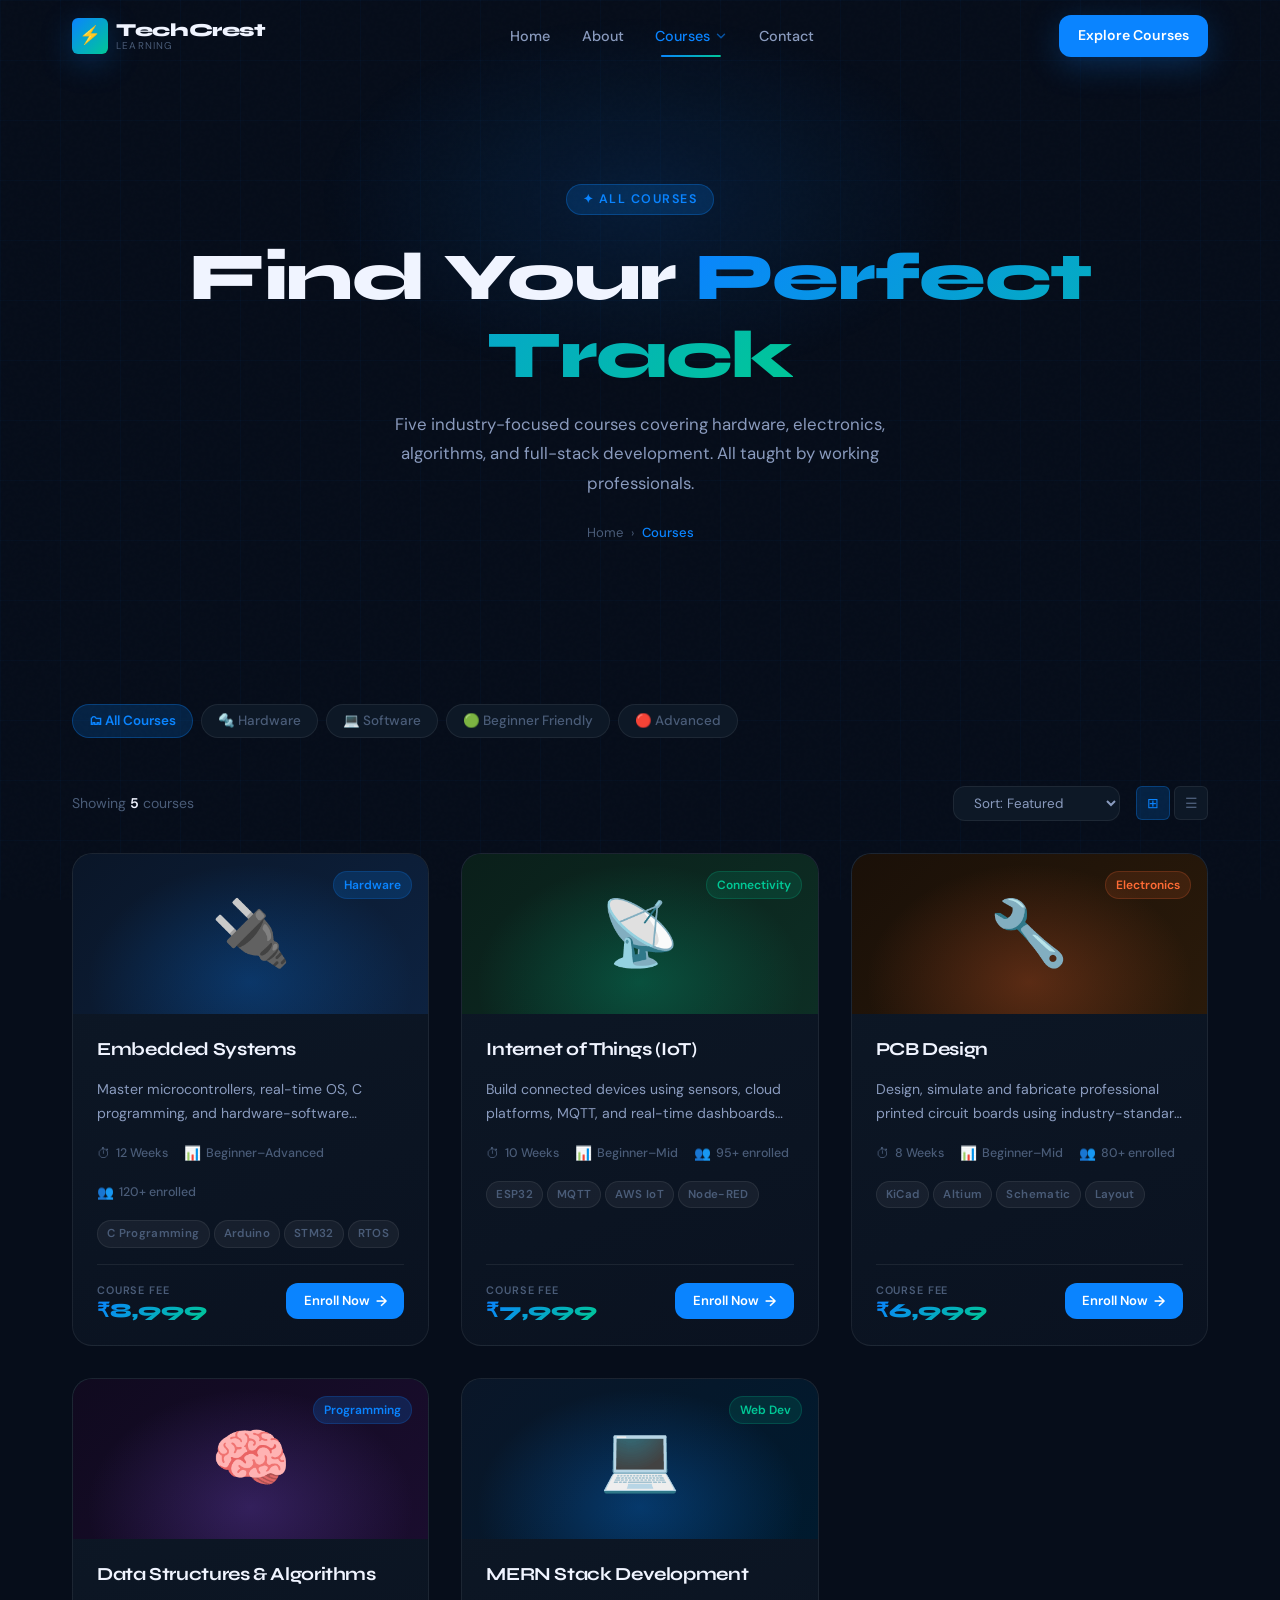
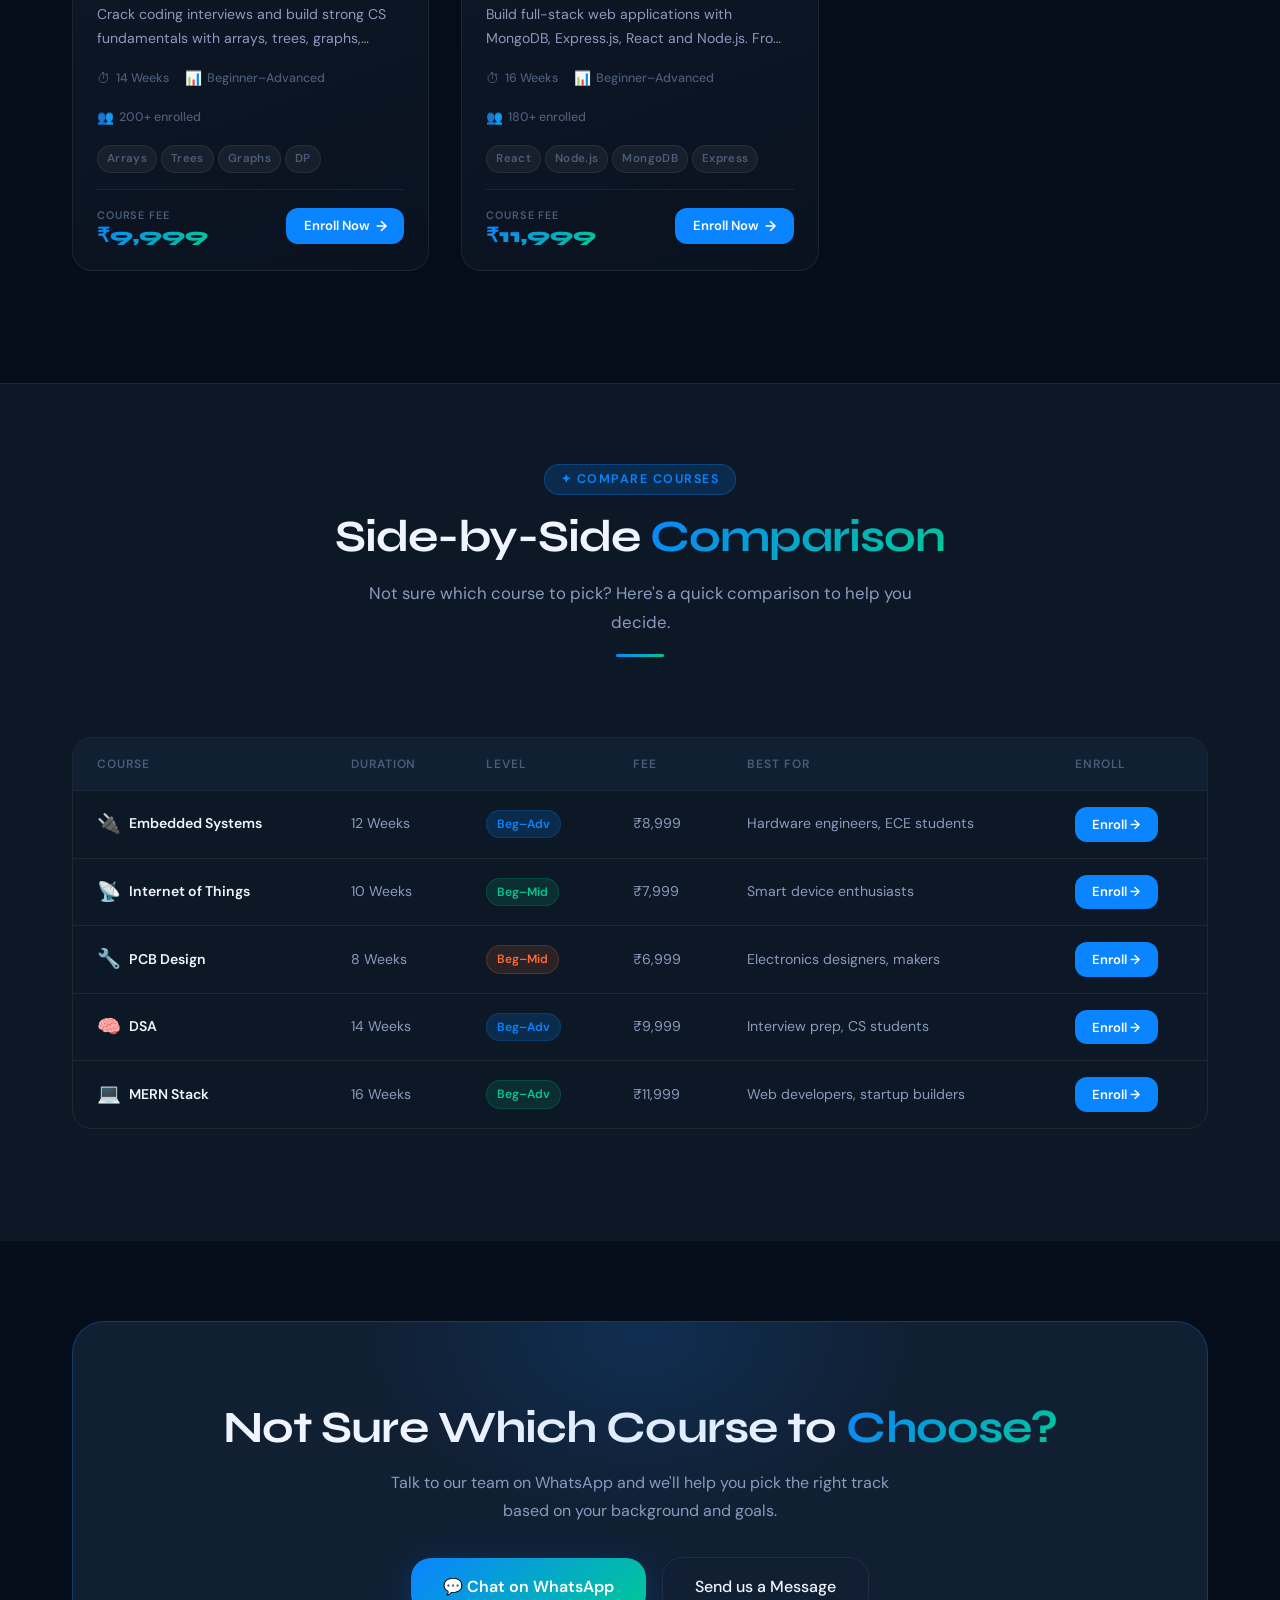
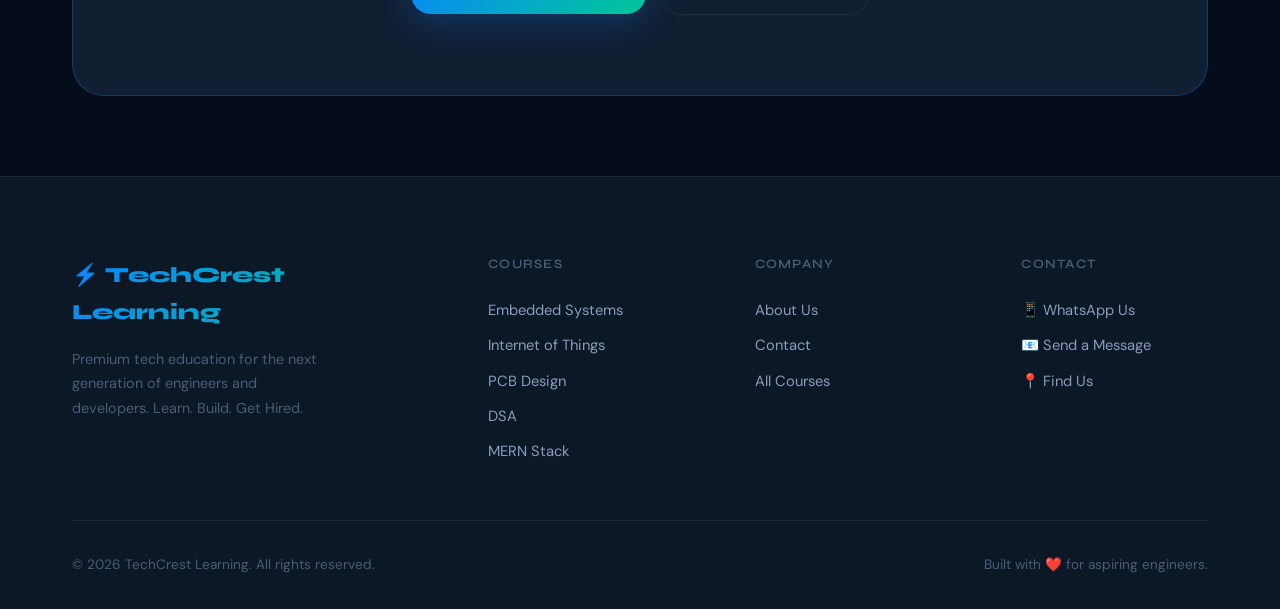
<file: courses.html>
<!DOCTYPE html>
<html lang="en">
<head>
  <meta charset="UTF-8" />
  <meta name="viewport" content="width=device-width, initial-scale=1.0" />
  <meta name="description" content="Browse all courses at TechCrest Learning — Embedded Systems, IoT, PCB Design, DSA, and MERN Stack. Enroll today." />
  <title>All Courses — TechCrest Learning</title>

  <link rel="stylesheet" href="css/style.css" />
  <link rel="stylesheet" href="css/navbar.css" />
  <link rel="stylesheet" href="css/hero.css" />
  <link rel="stylesheet" href="css/cards.css" />
  <link rel="stylesheet" href="css/enrollment.css" />
  <link rel="stylesheet" href="css/responsive.css" />

  <style>
    /* ── Courses page specific ── */

    /* Filter bar */
    .filter-bar {
      display: flex;
      align-items: center;
      gap: var(--space-sm);
      flex-wrap: wrap;
      margin-bottom: var(--space-2xl);
    }

    .filter-btn {
      display: inline-flex;
      align-items: center;
      gap: 6px;
      padding: 0.45rem 1rem;
      font-size: 0.84rem;
      font-weight: 500;
      color: var(--text-muted);
      background: var(--bg-card);
      border: 1px solid var(--border);
      border-radius: var(--radius-full);
      cursor: pointer;
      transition: var(--transition-fast);
      font-family: var(--font-body);
      white-space: nowrap;
    }

    .filter-btn:hover {
      color: var(--text-primary);
      border-color: var(--border-bright);
      background: var(--bg-elevated);
    }

    .filter-btn.active {
      background: var(--primary-glow);
      border-color: var(--border-bright);
      color: var(--primary);
      font-weight: 600;
    }

    /* Course count label */
    .courses-meta {
      display: flex;
      align-items: center;
      justify-content: space-between;
      margin-bottom: var(--space-xl);
      flex-wrap: wrap;
      gap: var(--space-md);
    }

    .courses-count {
      font-size: 0.88rem;
      color: var(--text-muted);
    }

    .courses-count strong {
      color: var(--text-primary);
      font-weight: 600;
    }

    /* Sort dropdown */
    .sort-select {
      background: var(--bg-card);
      border: 1px solid var(--border);
      border-radius: var(--radius-md);
      padding: 0.45rem 1rem;
      font-size: 0.84rem;
      color: var(--text-secondary);
      font-family: var(--font-body);
      outline: none;
      cursor: pointer;
      transition: var(--transition-fast);
    }

    .sort-select:focus {
      border-color: var(--border-bright);
    }

    .sort-select option {
      background: var(--bg-card);
    }

    /* No results */
    .no-results {
      text-align: center;
      padding: var(--space-4xl) var(--space-xl);
      display: none;
    }

    .no-results.visible {
      display: block;
    }

    .no-results .nr-icon {
      font-size: 3rem;
      margin-bottom: var(--space-md);
    }

    .no-results h3 {
      margin-bottom: var(--space-sm);
      color: var(--text-secondary);
    }

    .no-results p {
      font-size: 0.9rem;
      color: var(--text-muted);
    }

    /* Full-width course card (list view variant) */
    .course-card-full {
      background: var(--grad-card);
      border: 1px solid var(--border);
      border-radius: var(--radius-lg);
      overflow: hidden;
      transition: var(--transition-smooth);
      display: grid;
      grid-template-columns: 200px 1fr;
      cursor: pointer;
    }

    .course-card-full:hover {
      border-color: var(--border-bright);
      box-shadow: var(--shadow-blue);
      transform: translateY(-3px);
    }

    .course-card-full .course-card-banner {
      height: 100%;
      min-height: 180px;
      border-radius: 0;
    }

    .course-card-full .course-card-body {
      padding: var(--space-xl);
    }

    .course-card-full .course-card-footer {
      margin-top: var(--space-md);
    }

    @media (max-width: 700px) {
      .course-card-full {
        grid-template-columns: 1fr;
      }
      .course-card-full .course-card-banner {
        height: 140px;
      }
    }

    /* View toggle buttons */
    .view-toggle {
      display: flex;
      gap: 4px;
    }

    .view-btn {
      width: 34px;
      height: 34px;
      border-radius: var(--radius-sm);
      border: 1px solid var(--border);
      background: var(--bg-card);
      color: var(--text-muted);
      display: flex;
      align-items: center;
      justify-content: center;
      cursor: pointer;
      transition: var(--transition-fast);
      font-size: 0.9rem;
    }

    .view-btn:hover,
    .view-btn.active {
      border-color: var(--border-bright);
      color: var(--primary);
      background: var(--primary-glow);
    }

    /* Courses list layout */
    .courses-list {
      display: flex;
      flex-direction: column;
      gap: var(--space-lg);
    }

    /* Comparison table */
    .comparison-table {
      width: 100%;
      border-collapse: collapse;
      font-size: 0.88rem;
    }

    .comparison-table th {
      text-align: left;
      padding: var(--space-md) var(--space-lg);
      background: var(--bg-elevated);
      color: var(--text-muted);
      font-size: 0.75rem;
      text-transform: uppercase;
      letter-spacing: 0.08em;
      font-weight: 600;
      border-bottom: 1px solid var(--border);
    }

    .comparison-table td {
      padding: var(--space-md) var(--space-lg);
      border-bottom: 1px solid var(--border);
      color: var(--text-secondary);
      vertical-align: middle;
    }

    .comparison-table tr:last-child td {
      border-bottom: none;
    }

    .comparison-table tr:hover td {
      background: var(--bg-elevated);
    }

    .comparison-table .course-name-cell {
      display: flex;
      align-items: center;
      gap: var(--space-sm);
      font-weight: 600;
      color: var(--text-primary);
    }

    .comparison-table .course-icon-sm {
      font-size: 1.2rem;
    }

    /* Sticky section label */
    .section-sticky-label {
      position: sticky;
      top: var(--nav-height);
      background: rgba(6,13,26,0.95);
      backdrop-filter: blur(16px);
      border-bottom: 1px solid var(--border);
      padding: var(--space-sm) 0;
      z-index: 10;
      margin-bottom: var(--space-xl);
    }

    .section-sticky-label .container {
      display: flex;
      align-items: center;
      justify-content: space-between;
    }

    .ssl-text {
      font-size: 0.82rem;
      color: var(--text-muted);
      font-weight: 500;
    }
  </style>
</head>
<body>

<!-- ========================================
     NAVBAR
     ======================================== -->
<nav class="navbar" role="navigation" aria-label="Main navigation">
  <div class="container">
    <a href="index.html" class="nav-logo">
      <div class="logo-icon">⚡</div>
      <div class="logo-text">TechCrest<span>Learning</span></div>
    </a>
    <ul class="nav-links">
      <li><a href="index.html">Home</a></li>
      <li><a href="about.html">About</a></li>
      <li class="nav-dropdown">
        <a href="courses.html" class="active">
          Courses
          <svg class="chevron" viewBox="0 0 24 24" fill="none"
               stroke="currentColor" stroke-width="2.5"
               stroke-linecap="round" stroke-linejoin="round">
            <polyline points="6 9 12 15 18 9"/>
          </svg>
        </a>
        <ul class="dropdown-menu">
          <li><a href="courses/embedded.html"><span class="course-dot"></span>Embedded Systems</a></li>
          <li><a href="courses/iot.html"><span class="course-dot"></span>Internet of Things</a></li>
          <li><a href="courses/pcb.html"><span class="course-dot"></span>PCB Design</a></li>
          <li><a href="courses/dsa.html"><span class="course-dot"></span>DSA</a></li>
          <li><a href="courses/mernstack.html"><span class="course-dot"></span>MERN Stack</a></li>
        </ul>
      </li>
      <li><a href="contact.html">Contact</a></li>
    </ul>
    <div class="nav-actions">
      <a href="courses.html" class="nav-cta">Explore Courses</a>
    </div>
    <button class="nav-hamburger" aria-label="Toggle menu" aria-expanded="false">
      <span class="hamburger-bar"></span>
      <span class="hamburger-bar"></span>
      <span class="hamburger-bar"></span>
    </button>
  </div>
</nav>

<!-- Mobile Menu -->
<div class="nav-mobile-menu" role="dialog" aria-label="Mobile navigation">
  <ul class="mobile-nav-links">
    <li><a href="index.html">🏠 Home</a></li>
    <li><a href="about.html">🏢 About</a></li>
    <li>
      <a href="courses.html" class="mobile-submenu-toggle active">
        📚 Courses
        <svg class="chevron" width="14" height="14" viewBox="0 0 24 24"
             fill="none" stroke="currentColor" stroke-width="2.5"
             stroke-linecap="round" stroke-linejoin="round"
             style="margin-left:auto">
          <polyline points="6 9 12 15 18 9"/>
        </svg>
      </a>
      <ul class="mobile-submenu">
        <li><a href="courses/embedded.html">🔌 Embedded Systems</a></li>
        <li><a href="courses/iot.html">📡 Internet of Things</a></li>
        <li><a href="courses/pcb.html">🔧 PCB Design</a></li>
        <li><a href="courses/dsa.html">🧠 DSA</a></li>
        <li><a href="courses/mernstack.html">💻 MERN Stack</a></li>
      </ul>
    </li>
    <li><a href="contact.html">📞 Contact</a></li>
  </ul>
  <div class="mobile-nav-cta">
    <a href="courses.html" class="btn btn-gradient btn-lg">Explore All Courses →</a>
  </div>
</div>


<!-- ========================================
     PAGE HERO
     ======================================== -->
<section class="page-hero">
  <div class="container">
    <span class="eyebrow">✦ All Courses</span>
    <h1>Find Your <span class="text-gradient">Perfect Track</span></h1>
    <p>Five industry-focused courses covering hardware, electronics, algorithms,
       and full-stack development. All taught by working professionals.</p>
    <div class="breadcrumb">
      <a href="index.html">Home</a>
      <span class="sep">›</span>
      <span class="current">Courses</span>
    </div>
  </div>
</section>


<!-- ========================================
     COURSES SECTION
     ======================================== -->
<section class="section" style="padding-top: var(--space-2xl);">
  <div class="container">

    <!-- Filter Bar -->
    <div class="filter-bar">
      <button class="filter-btn active" data-filter="all">🗂 All Courses</button>
      <button class="filter-btn" data-filter="hardware">🔩 Hardware</button>
      <button class="filter-btn" data-filter="software">💻 Software</button>
      <button class="filter-btn" data-filter="beginner">🟢 Beginner Friendly</button>
      <button class="filter-btn" data-filter="advanced">🔴 Advanced</button>
    </div>

    <!-- Meta row: count + view toggle -->
    <div class="courses-meta">
      <p class="courses-count">
        Showing <strong id="courseCount">5</strong> courses
      </p>
      <div style="display:flex; align-items:center; gap: var(--space-md);">
        <select class="sort-select" id="sortSelect">
          <option value="default">Sort: Featured</option>
          <option value="price-low">Price: Low to High</option>
          <option value="price-high">Price: High to Low</option>
          <option value="duration">Duration</option>
        </select>
        <div class="view-toggle">
          <button class="view-btn active" id="gridViewBtn" title="Grid view">⊞</button>
          <button class="view-btn" id="listViewBtn" title="List view">☰</button>
        </div>
      </div>
    </div>

    <!-- GRID VIEW -->
    <div class="courses-grid" id="coursesGrid">

      <!-- Embedded Systems -->
      <div class="course-card reveal reveal-delay-1"
           data-category="hardware beginner advanced"
           data-price="8999" data-duration="12"
           data-href="courses/embedded.html">
        <div class="course-card-banner banner-embedded">
          <span class="banner-icon">🔌</span>
          <div class="course-card-badge">
            <span class="badge badge-blue">Hardware</span>
          </div>
        </div>
        <div class="course-card-body">
          <h3 class="course-card-title">Embedded Systems</h3>
          <p class="course-card-desc">Master microcontrollers, real-time OS, C programming, and hardware-software integration for embedded applications.</p>
          <div class="course-card-meta">
            <span class="meta-item"><span class="meta-icon">⏱</span> 12 Weeks</span>
            <span class="meta-item"><span class="meta-icon">📊</span> Beginner–Advanced</span>
            <span class="meta-item"><span class="meta-icon">👥</span> 120+ enrolled</span>
          </div>
          <div class="course-card-tags">
            <span class="course-tag">C Programming</span>
            <span class="course-tag">Arduino</span>
            <span class="course-tag">STM32</span>
            <span class="course-tag">RTOS</span>
          </div>
          <div class="course-card-footer">
            <div class="course-price">
              <span class="price-label">Course Fee</span>
              <span class="price-value">₹8,999</span>
            </div>
            <button class="btn-enroll" data-course="embedded">
              Enroll Now <span class="arrow">→</span>
            </button>
          </div>
        </div>
      </div>

      <!-- IoT -->
      <div class="course-card reveal reveal-delay-2"
           data-category="hardware beginner"
           data-price="7999" data-duration="10"
           data-href="courses/iot.html">
        <div class="course-card-banner banner-iot">
          <span class="banner-icon">📡</span>
          <div class="course-card-badge">
            <span class="badge badge-teal">Connectivity</span>
          </div>
        </div>
        <div class="course-card-body">
          <h3 class="course-card-title">Internet of Things (IoT)</h3>
          <p class="course-card-desc">Build connected devices using sensors, cloud platforms, MQTT, and real-time dashboards for smart applications.</p>
          <div class="course-card-meta">
            <span class="meta-item"><span class="meta-icon">⏱</span> 10 Weeks</span>
            <span class="meta-item"><span class="meta-icon">📊</span> Beginner–Mid</span>
            <span class="meta-item"><span class="meta-icon">👥</span> 95+ enrolled</span>
          </div>
          <div class="course-card-tags">
            <span class="course-tag">ESP32</span>
            <span class="course-tag">MQTT</span>
            <span class="course-tag">AWS IoT</span>
            <span class="course-tag">Node-RED</span>
          </div>
          <div class="course-card-footer">
            <div class="course-price">
              <span class="price-label">Course Fee</span>
              <span class="price-value">₹7,999</span>
            </div>
            <button class="btn-enroll" data-course="iot">
              Enroll Now <span class="arrow">→</span>
            </button>
          </div>
        </div>
      </div>

      <!-- PCB Design -->
      <div class="course-card reveal reveal-delay-3"
           data-category="hardware beginner"
           data-price="6999" data-duration="8"
           data-href="courses/pcb.html">
        <div class="course-card-banner banner-pcb">
          <span class="banner-icon">🔧</span>
          <div class="course-card-badge">
            <span class="badge badge-orange">Electronics</span>
          </div>
        </div>
        <div class="course-card-body">
          <h3 class="course-card-title">PCB Design</h3>
          <p class="course-card-desc">Design, simulate and fabricate professional printed circuit boards using industry-standard EDA tools from scratch.</p>
          <div class="course-card-meta">
            <span class="meta-item"><span class="meta-icon">⏱</span> 8 Weeks</span>
            <span class="meta-item"><span class="meta-icon">📊</span> Beginner–Mid</span>
            <span class="meta-item"><span class="meta-icon">👥</span> 80+ enrolled</span>
          </div>
          <div class="course-card-tags">
            <span class="course-tag">KiCad</span>
            <span class="course-tag">Altium</span>
            <span class="course-tag">Schematic</span>
            <span class="course-tag">Layout</span>
          </div>
          <div class="course-card-footer">
            <div class="course-price">
              <span class="price-label">Course Fee</span>
              <span class="price-value">₹6,999</span>
            </div>
            <button class="btn-enroll" data-course="pcb">
              Enroll Now <span class="arrow">→</span>
            </button>
          </div>
        </div>
      </div>

      <!-- DSA -->
      <div class="course-card reveal reveal-delay-1"
           data-category="software beginner advanced"
           data-price="9999" data-duration="14"
           data-href="courses/dsa.html">
        <div class="course-card-banner banner-dsa">
          <span class="banner-icon">🧠</span>
          <div class="course-card-badge">
            <span class="badge badge-blue">Programming</span>
          </div>
        </div>
        <div class="course-card-body">
          <h3 class="course-card-title">Data Structures & Algorithms</h3>
          <p class="course-card-desc">Crack coding interviews and build strong CS fundamentals with arrays, trees, graphs, dynamic programming and more.</p>
          <div class="course-card-meta">
            <span class="meta-item"><span class="meta-icon">⏱</span> 14 Weeks</span>
            <span class="meta-item"><span class="meta-icon">📊</span> Beginner–Advanced</span>
            <span class="meta-item"><span class="meta-icon">👥</span> 200+ enrolled</span>
          </div>
          <div class="course-card-tags">
            <span class="course-tag">Arrays</span>
            <span class="course-tag">Trees</span>
            <span class="course-tag">Graphs</span>
            <span class="course-tag">DP</span>
          </div>
          <div class="course-card-footer">
            <div class="course-price">
              <span class="price-label">Course Fee</span>
              <span class="price-value">₹9,999</span>
            </div>
            <button class="btn-enroll" data-course="dsa">
              Enroll Now <span class="arrow">→</span>
            </button>
          </div>
        </div>
      </div>

      <!-- MERN Stack -->
      <div class="course-card reveal reveal-delay-2"
           data-category="software beginner advanced"
           data-price="11999" data-duration="16"
           data-href="courses/mernstack.html">
        <div class="course-card-banner banner-mern">
          <span class="banner-icon">💻</span>
          <div class="course-card-badge">
            <span class="badge badge-teal">Web Dev</span>
          </div>
        </div>
        <div class="course-card-body">
          <h3 class="course-card-title">MERN Stack Development</h3>
          <p class="course-card-desc">Build full-stack web applications with MongoDB, Express.js, React and Node.js. From zero to deployment-ready.</p>
          <div class="course-card-meta">
            <span class="meta-item"><span class="meta-icon">⏱</span> 16 Weeks</span>
            <span class="meta-item"><span class="meta-icon">📊</span> Beginner–Advanced</span>
            <span class="meta-item"><span class="meta-icon">👥</span> 180+ enrolled</span>
          </div>
          <div class="course-card-tags">
            <span class="course-tag">React</span>
            <span class="course-tag">Node.js</span>
            <span class="course-tag">MongoDB</span>
            <span class="course-tag">Express</span>
          </div>
          <div class="course-card-footer">
            <div class="course-price">
              <span class="price-label">Course Fee</span>
              <span class="price-value">₹11,999</span>
            </div>
            <button class="btn-enroll" data-course="mern">
              Enroll Now <span class="arrow">→</span>
            </button>
          </div>
        </div>
      </div>

    </div><!-- /courses-grid -->

    <!-- No Results -->
    <div class="no-results" id="noResults">
      <div class="nr-icon">🔍</div>
      <h3>No courses match this filter</h3>
      <p>Try selecting a different category above.</p>
    </div>

  </div>
</section>


<!-- ========================================
     COMPARISON TABLE
     ======================================== -->
<section class="section"
  style="background:var(--bg-card);
         border-top:1px solid var(--border);
         padding-top: var(--space-3xl);">
  <div class="container">

    <div class="section-header reveal">
      <span class="eyebrow">✦ Compare Courses</span>
      <h2>Side-by-Side <span class="text-gradient">Comparison</span></h2>
      <p>Not sure which course to pick? Here's a quick comparison to help you decide.</p>
      <div class="divider"></div>
    </div>

    <div class="reveal" style="overflow-x:auto; border-radius: var(--radius-lg);
         border: 1px solid var(--border);">
      <table class="comparison-table">
        <thead>
          <tr>
            <th>Course</th>
            <th>Duration</th>
            <th>Level</th>
            <th>Fee</th>
            <th>Best For</th>
            <th>Enroll</th>
          </tr>
        </thead>
        <tbody>
          <tr>
            <td>
              <div class="course-name-cell">
                <span class="course-icon-sm">🔌</span>
                Embedded Systems
              </div>
            </td>
            <td>12 Weeks</td>
            <td><span class="badge badge-blue">Beg–Adv</span></td>
            <td>₹8,999</td>
            <td>Hardware engineers, ECE students</td>
            <td>
              <button class="btn-enroll btn-sm" data-course="embedded">
                Enroll →
              </button>
            </td>
          </tr>
          <tr>
            <td>
              <div class="course-name-cell">
                <span class="course-icon-sm">📡</span>
                Internet of Things
              </div>
            </td>
            <td>10 Weeks</td>
            <td><span class="badge badge-teal">Beg–Mid</span></td>
            <td>₹7,999</td>
            <td>Smart device enthusiasts</td>
            <td>
              <button class="btn-enroll btn-sm" data-course="iot">
                Enroll →
              </button>
            </td>
          </tr>
          <tr>
            <td>
              <div class="course-name-cell">
                <span class="course-icon-sm">🔧</span>
                PCB Design
              </div>
            </td>
            <td>8 Weeks</td>
            <td><span class="badge badge-orange">Beg–Mid</span></td>
            <td>₹6,999</td>
            <td>Electronics designers, makers</td>
            <td>
              <button class="btn-enroll btn-sm" data-course="pcb">
                Enroll →
              </button>
            </td>
          </tr>
          <tr>
            <td>
              <div class="course-name-cell">
                <span class="course-icon-sm">🧠</span>
                DSA
              </div>
            </td>
            <td>14 Weeks</td>
            <td><span class="badge badge-blue">Beg–Adv</span></td>
            <td>₹9,999</td>
            <td>Interview prep, CS students</td>
            <td>
              <button class="btn-enroll btn-sm" data-course="dsa">
                Enroll →
              </button>
            </td>
          </tr>
          <tr>
            <td>
              <div class="course-name-cell">
                <span class="course-icon-sm">💻</span>
                MERN Stack
              </div>
            </td>
            <td>16 Weeks</td>
            <td><span class="badge badge-teal">Beg–Adv</span></td>
            <td>₹11,999</td>
            <td>Web developers, startup builders</td>
            <td>
              <button class="btn-enroll btn-sm" data-course="mern">
                Enroll →
              </button>
            </td>
          </tr>
        </tbody>
      </table>
    </div>

  </div>
</section>


<!-- ========================================
     CTA BANNER
     ======================================== -->
<section class="section-sm">
  <div class="container">
    <div class="cta-banner reveal">
      <h2>Not Sure Which Course to <span class="text-gradient">Choose?</span></h2>
      <p>Talk to our team on WhatsApp and we'll help you pick the right track based on your background and goals.</p>
      <div class="cta-actions">
        <a href="https://wa.me/919897654321" target="_blank"
           rel="noopener" class="btn btn-gradient btn-lg">
          💬 Chat on WhatsApp
        </a>
        <a href="contact.html" class="btn btn-outline btn-lg">
          Send us a Message
        </a>
      </div>
    </div>
  </div>
</section>


<!-- ========================================
     FOOTER
     ======================================== -->
<footer>
  <div class="container">
    <div class="footer-grid">
      <div class="footer-brand">
        <span class="logo">⚡ TechCrest Learning</span>
        <p>Premium tech education for the next generation of engineers and developers. Learn. Build. Get Hired.</p>
      </div>
      <div class="footer-col">
        <h4>Courses</h4>
        <ul>
          <li><a href="courses/embedded.html">Embedded Systems</a></li>
          <li><a href="courses/iot.html">Internet of Things</a></li>
          <li><a href="courses/pcb.html">PCB Design</a></li>
          <li><a href="courses/dsa.html">DSA</a></li>
          <li><a href="courses/mernstack.html">MERN Stack</a></li>
        </ul>
      </div>
      <div class="footer-col">
        <h4>Company</h4>
        <ul>
          <li><a href="about.html">About Us</a></li>
          <li><a href="contact.html">Contact</a></li>
          <li><a href="courses.html">All Courses</a></li>
        </ul>
      </div>
      <div class="footer-col">
        <h4>Contact</h4>
        <ul>
          <li><a href="https://wa.me/919897654321">📱 WhatsApp Us</a></li>
          <li><a href="contact.html">📧 Send a Message</a></li>
          <li><a href="contact.html">📍 Find Us</a></li>
        </ul>
      </div>
    </div>
    <div class="footer-bottom">
      <p>© <span id="current-year"></span> TechCrest Learning. All rights reserved.</p>
      <p>Built with ❤️ for aspiring engineers.</p>
    </div>
  </div>
</footer>


<!-- ========================================
     ENROLLMENT MODAL
     ======================================== -->
<div class="modal-overlay" id="enrollModal" role="dialog"
     aria-modal="true" aria-labelledby="modalCourseName">
  <div class="modal-backdrop"></div>
  <div class="modal-box">
    <div class="modal-header">
      <div class="modal-header-top">
        <div class="modal-course-icon" id="modalCourseIcon">🎓</div>
        <div class="modal-header-text">
          <span class="modal-eyebrow">Enroll Now</span>
          <h3 id="modalCourseName">Course Name</h3>
        </div>
        <button class="modal-close" id="modalClose" aria-label="Close modal">✕</button>
      </div>
      <p>Fill in your details below. We will connect with you on WhatsApp instantly.</p>
    </div>
    <div style="padding: 0 var(--space-xl);">
      <div class="modal-steps">
        <div class="modal-step-dot active"></div>
        <div class="modal-step-dot"></div>
        <div class="modal-step-dot"></div>
      </div>
    </div>
    <div class="modal-body">
      <div id="formView" style="display:flex; flex-direction:column; gap:var(--space-lg);">
        <form class="enrollment-form" id="enrollmentForm" novalidate>
          <div class="form-group">
            <label><span class="lbl-icon">📚</span> Course</label>
            <div class="course-display-field" id="courseDisplayField">— auto filled —<span class="lock-icon">🔒</span></div>
          </div>
          <div class="form-group">
            <label for="enrollName"><span class="lbl-icon">👤</span> Full Name</label>
            <input type="text" id="enrollName" name="name" placeholder="e.g. Ravi Kumar" autocomplete="name" />
            <div class="field-error" id="nameError"></div>
          </div>
          <div class="form-group">
            <label for="enrollEmail"><span class="lbl-icon">📧</span> Email Address</label>
            <input type="email" id="enrollEmail" name="email" placeholder="e.g. ravi@email.com" autocomplete="email" />
            <div class="field-error" id="emailError"></div>
          </div>
          <div class="form-group">
            <label for="enrollPhone"><span class="lbl-icon">📱</span> Phone Number</label>
            <input type="tel" id="enrollPhone" name="phone" placeholder="10-digit mobile number" autocomplete="tel" maxlength="10" />
            <div class="field-error" id="phoneError"></div>
          </div>
          <div class="privacy-note">
            <span class="privacy-icon">🔒</span>
            <p>Your details are <strong>100% private</strong>. We only use them to contact you about your enrollment via WhatsApp.</p>
          </div>
          <button type="submit" class="btn-submit-enroll" id="submitEnrollBtn">
            <div class="spinner"></div>
            <span class="btn-text"><span class="whatsapp-icon">💬</span> Continue to WhatsApp</span>
          </button>
        </form>
      </div>
      <div class="modal-success" id="successView">
        <div class="success-checkmark">✅</div>
        <div class="success-title">You're All Set!</div>
        <p class="success-message">Hi <strong id="successStudentName">there</strong>! Your enrollment request for <strong id="successCourseName"></strong> is ready. Redirecting you to WhatsApp now...</p>
        <div class="redirect-countdown">Opening WhatsApp in <span class="countdown-number" id="countdownNumber">3</span> seconds</div>
        <a href="#" class="btn-whatsapp-manual" id="manualWhatsAppBtn" target="_blank" rel="noopener">💬 Open WhatsApp Now</a>
      </div>
    </div>
  </div>
</div>


<!-- Scripts -->
<script src="js/main.js"></script>
<script src="js/enrollment.js"></script>
<script>
  /* ── Courses page filter + sort + view toggle ── */

  const filterBtns  = document.querySelectorAll('.filter-btn');
  const cards       = document.querySelectorAll('#coursesGrid .course-card');
  const noResults   = document.getElementById('noResults');
  const courseCount = document.getElementById('courseCount');
  const sortSelect  = document.getElementById('sortSelect');
  const gridViewBtn = document.getElementById('gridViewBtn');
  const listViewBtn = document.getElementById('listViewBtn');
  const grid        = document.getElementById('coursesGrid');

  let activeFilter = 'all';

  /* Filter */
  filterBtns.forEach(btn => {
    btn.addEventListener('click', () => {
      filterBtns.forEach(b => b.classList.remove('active'));
      btn.classList.add('active');
      activeFilter = btn.dataset.filter;
      applyFilter();
    });
  });

  function applyFilter() {
    let visible = 0;
    cards.forEach(card => {
      const cats = card.dataset.category || '';
      const show = activeFilter === 'all' || cats.includes(activeFilter);
      card.style.display = show ? '' : 'none';
      if (show) visible++;
    });
    courseCount.textContent = visible;
    noResults.classList.toggle('visible', visible === 0);
  }

  /* Sort */
  sortSelect.addEventListener('change', () => {
    const val      = sortSelect.value;
    const cardsArr = [...cards];

    cardsArr.sort((a, b) => {
      if (val === 'price-low')  return +a.dataset.price    - +b.dataset.price;
      if (val === 'price-high') return +b.dataset.price    - +a.dataset.price;
      if (val === 'duration')   return +a.dataset.duration - +b.dataset.duration;
      return 0;
    });

    cardsArr.forEach(card => grid.appendChild(card));
  });

  /* View toggle */
  gridViewBtn.addEventListener('click', () => {
    gridViewBtn.classList.add('active');
    listViewBtn.classList.remove('active');
    grid.className = 'courses-grid';
    cards.forEach(card => {
      card.classList.remove('course-card-full');
    });
  });

  listViewBtn.addEventListener('click', () => {
    listViewBtn.classList.add('active');
    gridViewBtn.classList.remove('active');
    grid.className = 'courses-list';
    cards.forEach(card => {
      card.classList.add('course-card-full');
    });
  });

  /* Card click → course page */
  cards.forEach(card => {
    card.style.cursor = 'pointer';
    card.addEventListener('click', e => {
      if (e.target.closest('.btn-enroll')) return;
      if (card.dataset.href) window.location.href = card.dataset.href;
    });
  });
</script>

</body>
</html>
</file>
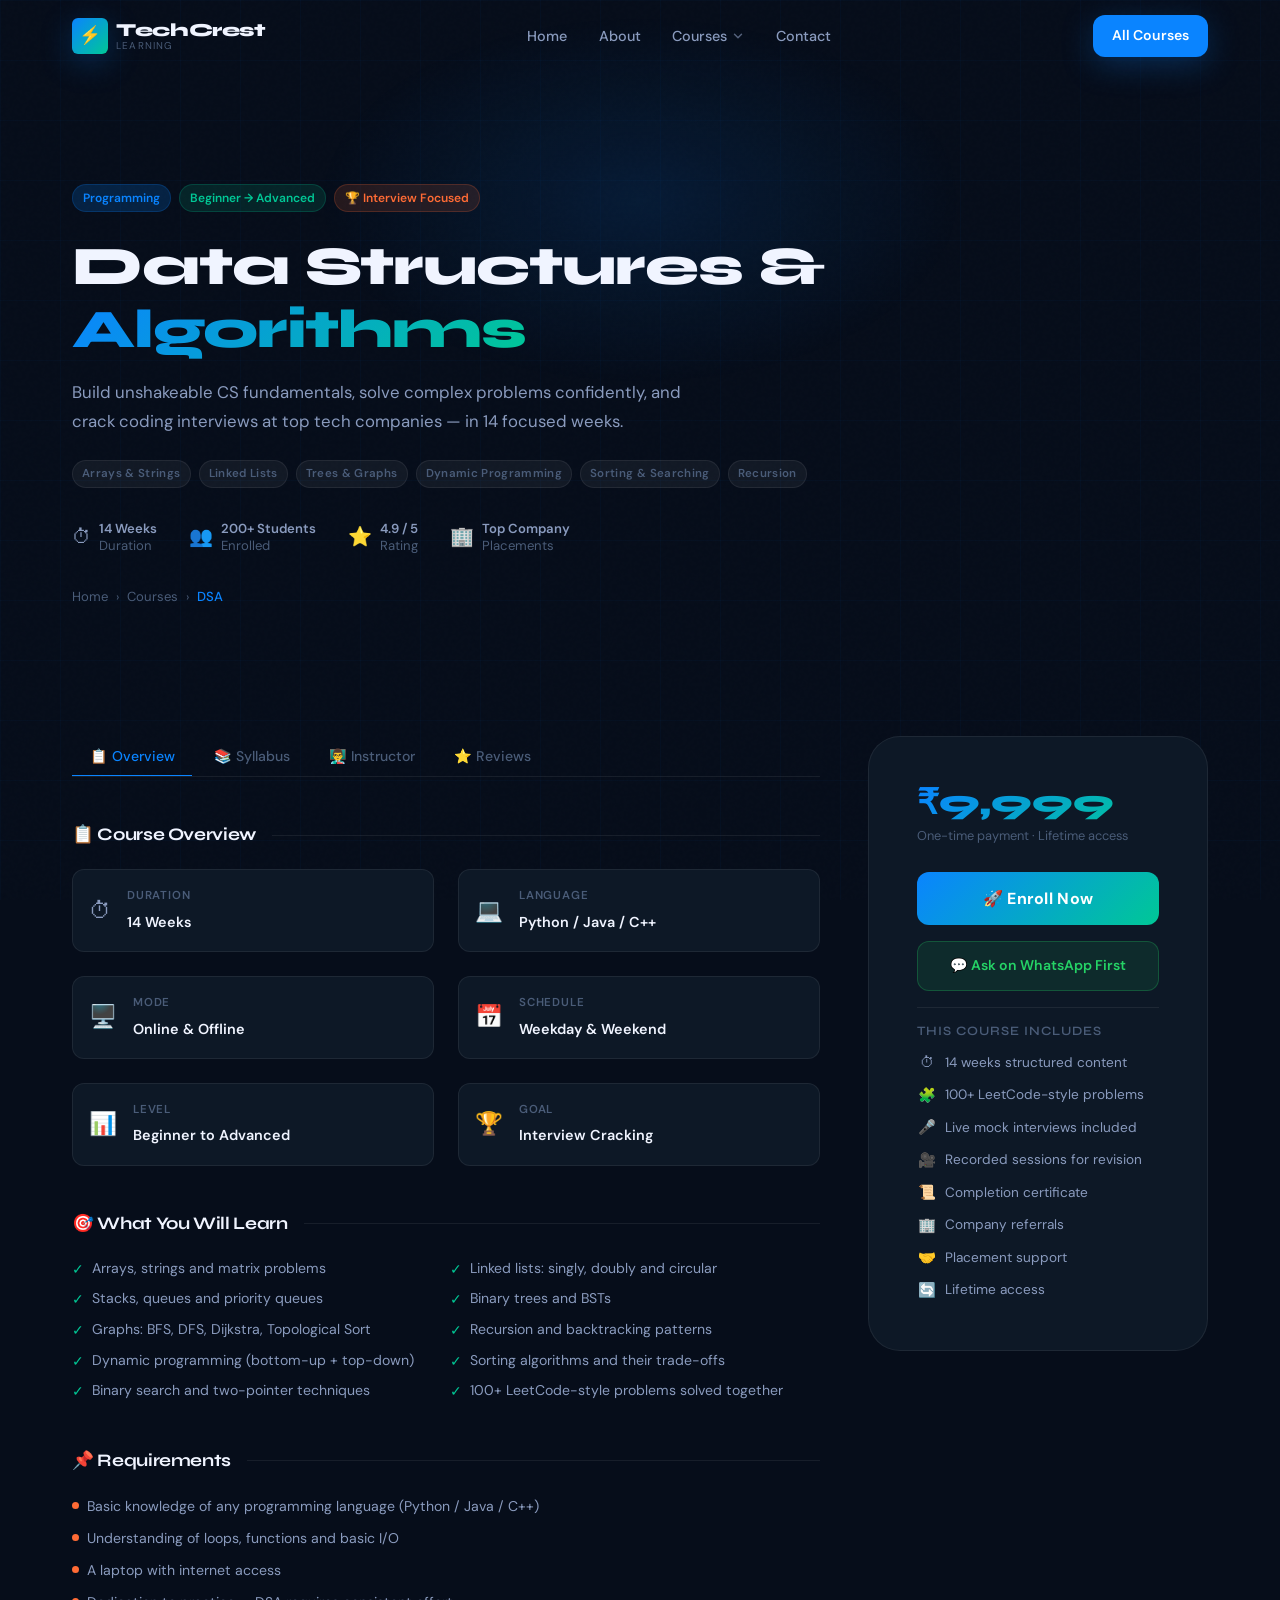
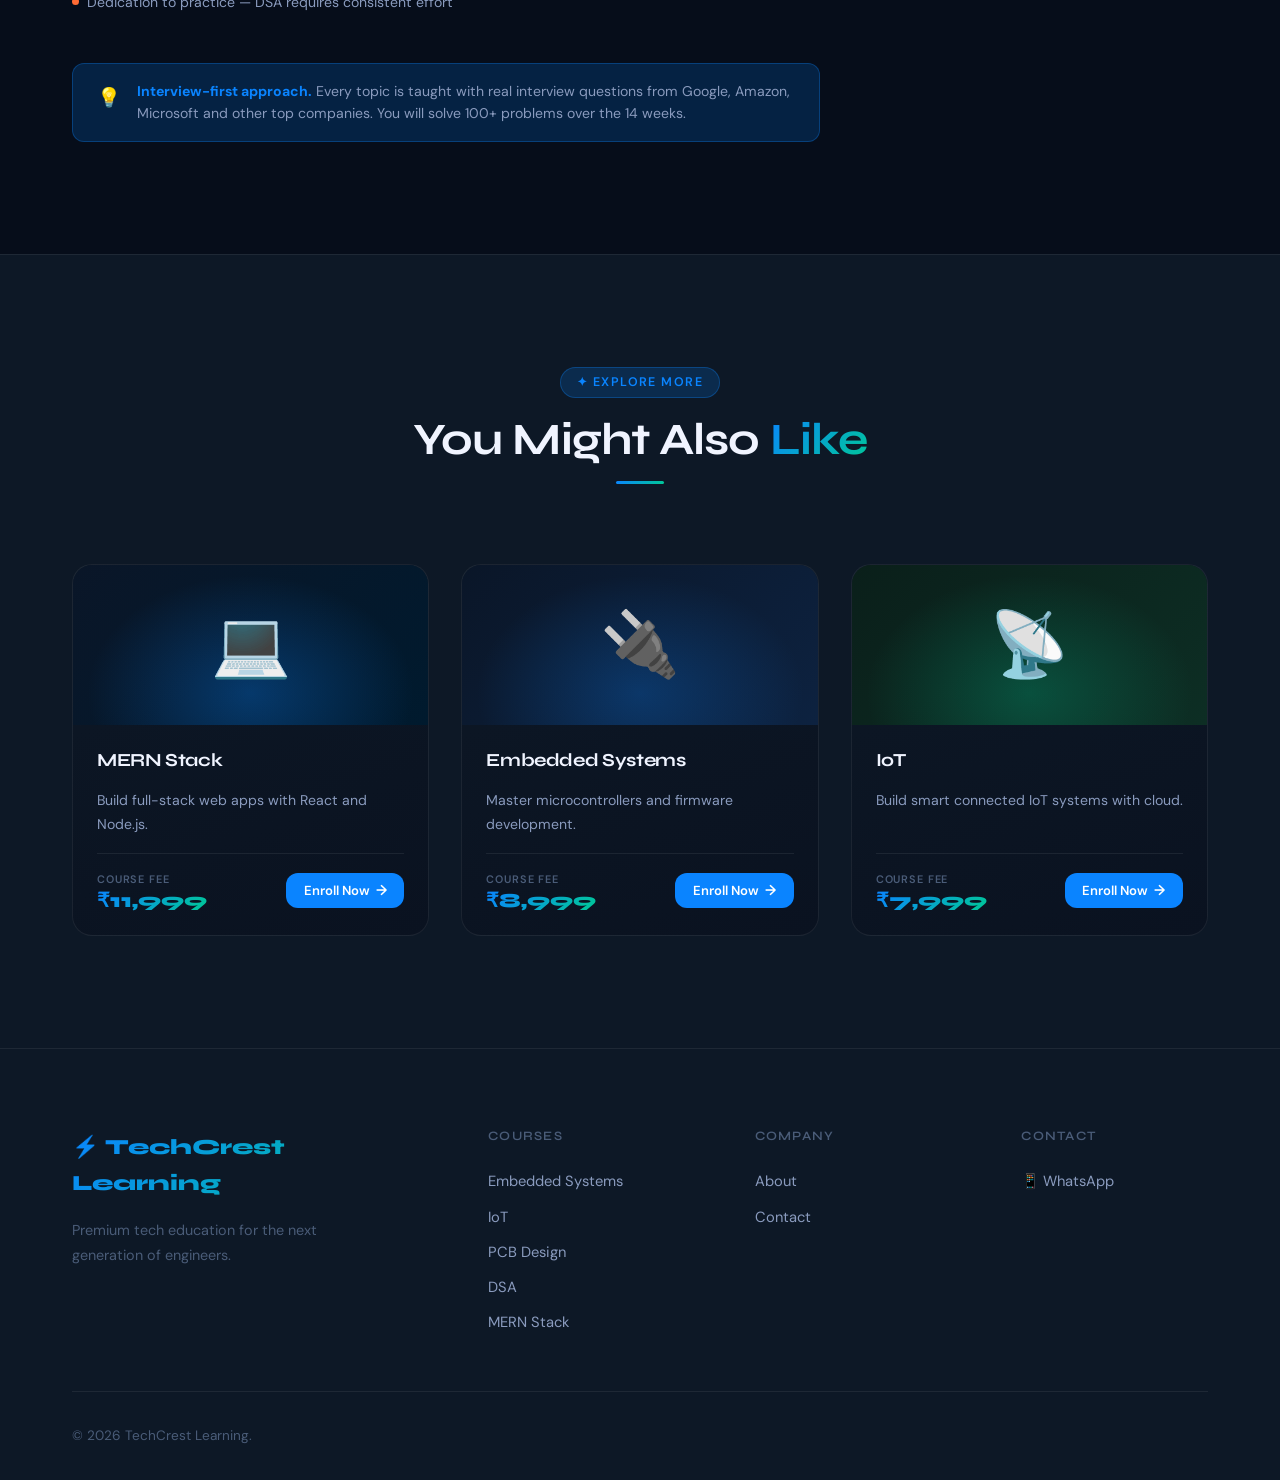
<file: courses/dsa.html>
<!DOCTYPE html>
<html lang="en">
<head>
  <meta charset="UTF-8" />
  <meta name="viewport" content="width=device-width, initial-scale=1.0" />
  <meta name="description" content="DSA Course — TechCrest Learning. Master Data Structures and Algorithms and crack top tech company interviews." />
  <title>Data Structures & Algorithms — TechCrest Learning</title>
  <link rel="stylesheet" href="../css/style.css" />
  <link rel="stylesheet" href="../css/navbar.css" />
  <link rel="stylesheet" href="../css/hero.css" />
  <link rel="stylesheet" href="../css/cards.css" />
  <link rel="stylesheet" href="../css/enrollment.css" />
  <link rel="stylesheet" href="../css/responsive.css" />
</head>
<body>

<!-- NAVBAR -->
<nav class="navbar" role="navigation">
  <div class="container">
    <a href="../index.html" class="nav-logo"><div class="logo-icon">⚡</div><div class="logo-text">TechCrest<span>Learning</span></div></a>
    <ul class="nav-links">
      <li><a href="../index.html">Home</a></li>
      <li><a href="../about.html">About</a></li>
      <li class="nav-dropdown">
        <a href="../courses.html" class="active">Courses<svg class="chevron" viewBox="0 0 24 24" fill="none" stroke="currentColor" stroke-width="2.5" stroke-linecap="round" stroke-linejoin="round"><polyline points="6 9 12 15 18 9"/></svg></a>
        <ul class="dropdown-menu">
          <li><a href="embedded.html"><span class="course-dot"></span>Embedded Systems</a></li>
          <li><a href="iot.html"><span class="course-dot"></span>Internet of Things</a></li>
          <li><a href="pcb.html"><span class="course-dot"></span>PCB Design</a></li>
          <li><a href="dsa.html"><span class="course-dot"></span>DSA</a></li>
          <li><a href="mernstack.html"><span class="course-dot"></span>MERN Stack</a></li>
        </ul>
      </li>
      <li><a href="../contact.html">Contact</a></li>
    </ul>
    <div class="nav-actions"><a href="../courses.html" class="nav-cta">All Courses</a></div>
    <button class="nav-hamburger" aria-label="Toggle menu" aria-expanded="false"><span class="hamburger-bar"></span><span class="hamburger-bar"></span><span class="hamburger-bar"></span></button>
  </div>
</nav>
<div class="nav-mobile-menu" role="dialog">
  <ul class="mobile-nav-links">
    <li><a href="../index.html">🏠 Home</a></li>
    <li><a href="../about.html">🏢 About</a></li>
    <li><a href="../courses.html" class="mobile-submenu-toggle active">📚 Courses<svg class="chevron" width="14" height="14" viewBox="0 0 24 24" fill="none" stroke="currentColor" stroke-width="2.5" stroke-linecap="round" stroke-linejoin="round" style="margin-left:auto"><polyline points="6 9 12 15 18 9"/></svg></a>
      <ul class="mobile-submenu">
        <li><a href="embedded.html">🔌 Embedded Systems</a></li>
        <li><a href="iot.html">📡 Internet of Things</a></li>
        <li><a href="pcb.html">🔧 PCB Design</a></li>
        <li><a href="dsa.html">🧠 DSA</a></li>
        <li><a href="mernstack.html">💻 MERN Stack</a></li>
      </ul>
    </li>
    <li><a href="../contact.html">📞 Contact</a></li>
  </ul>
  <div class="mobile-nav-cta"><button class="btn btn-gradient btn-lg" style="width:100%" data-course="dsa">Enroll Now →</button></div>
</div>

<!-- COURSE HERO -->
<section class="page-hero" style="text-align:left;padding-bottom:var(--space-3xl);">
  <div class="container">
    <div style="display:flex;flex-wrap:wrap;gap:var(--space-sm);margin-bottom:var(--space-lg);">
      <span class="badge badge-blue">Programming</span>
      <span class="badge badge-teal">Beginner → Advanced</span>
      <span class="badge badge-orange">🏆 Interview Focused</span>
    </div>
    <h1 style="text-align:left;font-size:clamp(2rem,5vw,3.4rem);">Data Structures & <span class="text-gradient">Algorithms</span></h1>
    <p style="text-align:left;max-width:620px;margin:var(--space-md) 0 var(--space-lg);font-size:1.05rem;">Build unshakeable CS fundamentals, solve complex problems confidently, and crack coding interviews at top tech companies — in 14 focused weeks.</p>
    <div style="display:flex;flex-wrap:wrap;gap:var(--space-sm);margin-bottom:var(--space-xl);">
      <span class="skill-tag course-tag">Arrays & Strings</span>
      <span class="skill-tag course-tag">Linked Lists</span>
      <span class="skill-tag course-tag">Trees & Graphs</span>
      <span class="skill-tag course-tag">Dynamic Programming</span>
      <span class="skill-tag course-tag">Sorting & Searching</span>
      <span class="skill-tag course-tag">Recursion</span>
    </div>
    <div style="display:flex;flex-wrap:wrap;gap:var(--space-xl);">
      <div class="trust-item"><span class="trust-icon">⏱</span><div class="trust-text"><strong>14 Weeks</strong>Duration</div></div>
      <div class="trust-item"><span class="trust-icon">👥</span><div class="trust-text"><strong>200+ Students</strong>Enrolled</div></div>
      <div class="trust-item"><span class="trust-icon">⭐</span><div class="trust-text"><strong>4.9 / 5</strong>Rating</div></div>
      <div class="trust-item"><span class="trust-icon">🏢</span><div class="trust-text"><strong>Top Company</strong>Placements</div></div>
    </div>
    <div class="breadcrumb" style="justify-content:flex-start;margin-top:var(--space-xl);">
      <a href="../index.html">Home</a><span class="sep">›</span>
      <a href="../courses.html">Courses</a><span class="sep">›</span>
      <span class="current">DSA</span>
    </div>
  </div>
</section>

<!-- COURSE BODY -->
<section class="section" style="padding-top:var(--space-2xl);">
  <div class="container">
    <div class="course-page-layout">
      <div class="course-main-content">
        <div class="tabs-container">
          <div class="tabs-nav">
            <button class="tab-btn active" data-tab="overview">📋 Overview</button>
            <button class="tab-btn" data-tab="syllabus">📚 Syllabus</button>
            <button class="tab-btn" data-tab="instructor">👨‍🏫 Instructor</button>
            <button class="tab-btn" data-tab="reviews">⭐ Reviews</button>
          </div>

          <!-- OVERVIEW -->
          <div class="tab-panel active" data-panel="overview">
            <div class="content-section">
              <h2 class="content-section-title">📋 Course Overview</h2>
              <div class="course-overview-grid">
                <div class="overview-item"><span class="ov-icon">⏱</span><div><span class="ov-label">Duration</span><span class="ov-value">14 Weeks</span></div></div>
                <div class="overview-item"><span class="ov-icon">💻</span><div><span class="ov-label">Language</span><span class="ov-value">Python / Java / C++</span></div></div>
                <div class="overview-item"><span class="ov-icon">🖥️</span><div><span class="ov-label">Mode</span><span class="ov-value">Online & Offline</span></div></div>
                <div class="overview-item"><span class="ov-icon">📅</span><div><span class="ov-label">Schedule</span><span class="ov-value">Weekday & Weekend</span></div></div>
                <div class="overview-item"><span class="ov-icon">📊</span><div><span class="ov-label">Level</span><span class="ov-value">Beginner to Advanced</span></div></div>
                <div class="overview-item"><span class="ov-icon">🏆</span><div><span class="ov-label">Goal</span><span class="ov-value">Interview Cracking</span></div></div>
              </div>
            </div>
            <div class="content-section">
              <h2 class="content-section-title">🎯 What You Will Learn</h2>
              <div class="learn-grid">
                <div class="learn-item"><span class="learn-check">✓</span>Arrays, strings and matrix problems</div>
                <div class="learn-item"><span class="learn-check">✓</span>Linked lists: singly, doubly and circular</div>
                <div class="learn-item"><span class="learn-check">✓</span>Stacks, queues and priority queues</div>
                <div class="learn-item"><span class="learn-check">✓</span>Binary trees and BSTs</div>
                <div class="learn-item"><span class="learn-check">✓</span>Graphs: BFS, DFS, Dijkstra, Topological Sort</div>
                <div class="learn-item"><span class="learn-check">✓</span>Recursion and backtracking patterns</div>
                <div class="learn-item"><span class="learn-check">✓</span>Dynamic programming (bottom-up + top-down)</div>
                <div class="learn-item"><span class="learn-check">✓</span>Sorting algorithms and their trade-offs</div>
                <div class="learn-item"><span class="learn-check">✓</span>Binary search and two-pointer techniques</div>
                <div class="learn-item"><span class="learn-check">✓</span>100+ LeetCode-style problems solved together</div>
              </div>
            </div>
            <div class="content-section">
              <h2 class="content-section-title">📌 Requirements</h2>
              <div class="requirements-list">
                <div class="req-item"><span class="req-dot"></span>Basic knowledge of any programming language (Python / Java / C++)</div>
                <div class="req-item"><span class="req-dot"></span>Understanding of loops, functions and basic I/O</div>
                <div class="req-item"><span class="req-dot"></span>A laptop with internet access</div>
                <div class="req-item"><span class="req-dot"></span>Dedication to practice — DSA requires consistent effort</div>
              </div>
            </div>
            <div class="info-box">
              <span class="info-icon">💡</span>
              <p><strong>Interview-first approach.</strong> Every topic is taught with real interview questions from Google, Amazon, Microsoft and other top companies. You will solve 100+ problems over the 14 weeks.</p>
            </div>
          </div>

          <!-- SYLLABUS -->
          <div class="tab-panel" data-panel="syllabus">
            <div class="content-section">
              <h2 class="content-section-title">📚 Course Syllabus</h2>
              <div class="syllabus-list">

                <div class="syllabus-item">
                  <div class="syllabus-item-header"><div class="week-number">W1</div><div class="syllabus-header-text"><div class="week-title">Foundations: Complexity & Arrays</div><div class="week-meta">6 topics · 4 hrs</div></div><span class="accordion-icon">+</span></div>
                  <div class="syllabus-item-content"><div class="syllabus-content-inner"><div class="syllabus-topics">
                    <div class="syllabus-topic"><span class="topic-bullet"></span>Time and space complexity: Big-O notation</div>
                    <div class="syllabus-topic"><span class="topic-bullet"></span>Array operations: insert, delete, search</div>
                    <div class="syllabus-topic"><span class="topic-bullet"></span>Two-pointer technique</div>
                    <div class="syllabus-topic"><span class="topic-bullet"></span>Sliding window pattern</div>
                    <div class="syllabus-topic"><span class="topic-bullet"></span>Prefix sums and difference arrays</div>
                    <div class="syllabus-topic"><span class="topic-bullet"></span>10 LeetCode problems: Easy + Medium arrays</div>
                  </div></div></div>
                </div>

                <div class="syllabus-item">
                  <div class="syllabus-item-header"><div class="week-number">W2</div><div class="syllabus-header-text"><div class="week-title">Strings & Hashing</div><div class="week-meta">5 topics · 4 hrs</div></div><span class="accordion-icon">+</span></div>
                  <div class="syllabus-item-content"><div class="syllabus-content-inner"><div class="syllabus-topics">
                    <div class="syllabus-topic"><span class="topic-bullet"></span>String manipulation patterns</div>
                    <div class="syllabus-topic"><span class="topic-bullet"></span>HashMap and HashSet patterns</div>
                    <div class="syllabus-topic"><span class="topic-bullet"></span>Anagram, palindrome and substring problems</div>
                    <div class="syllabus-topic"><span class="topic-bullet"></span>Frequency counting technique</div>
                    <div class="syllabus-topic"><span class="topic-bullet"></span>10 LeetCode problems: Strings + Hash</div>
                  </div></div></div>
                </div>

                <div class="syllabus-item">
                  <div class="syllabus-item-header"><div class="week-number">W3</div><div class="syllabus-header-text"><div class="week-title">Linked Lists</div><div class="week-meta">6 topics · 5 hrs</div></div><span class="accordion-icon">+</span></div>
                  <div class="syllabus-item-content"><div class="syllabus-content-inner"><div class="syllabus-topics">
                    <div class="syllabus-topic"><span class="topic-bullet"></span>Singly and doubly linked list implementation</div>
                    <div class="syllabus-topic"><span class="topic-bullet"></span>Reversal, merge and cycle detection</div>
                    <div class="syllabus-topic"><span class="topic-bullet"></span>Fast and slow pointer (Floyd's algorithm)</div>
                    <div class="syllabus-topic"><span class="topic-bullet"></span>Merge sort on linked lists</div>
                    <div class="syllabus-topic"><span class="topic-bullet"></span>LRU Cache implementation</div>
                    <div class="syllabus-topic"><span class="topic-bullet"></span>10 LeetCode problems: Linked Lists</div>
                  </div></div></div>
                </div>

                <div class="syllabus-item">
                  <div class="syllabus-item-header"><div class="week-number">W4</div><div class="syllabus-header-text"><div class="week-title">Stacks, Queues & Heaps</div><div class="week-meta">5 topics · 4 hrs</div></div><span class="accordion-icon">+</span></div>
                  <div class="syllabus-item-content"><div class="syllabus-content-inner"><div class="syllabus-topics">
                    <div class="syllabus-topic"><span class="topic-bullet"></span>Stack: monotonic stack patterns</div>
                    <div class="syllabus-topic"><span class="topic-bullet"></span>Queue and deque patterns</div>
                    <div class="syllabus-topic"><span class="topic-bullet"></span>Min-heap and max-heap operations</div>
                    <div class="syllabus-topic"><span class="topic-bullet"></span>Top-K elements pattern using heap</div>
                    <div class="syllabus-topic"><span class="topic-bullet"></span>10 LeetCode problems: Stacks + Heaps</div>
                  </div></div></div>
                </div>

                <div class="syllabus-item">
                  <div class="syllabus-item-header"><div class="week-number">W5–6</div><div class="syllabus-header-text"><div class="week-title">Trees: Binary Trees & BST</div><div class="week-meta">8 topics · 8 hrs</div></div><span class="accordion-icon">+</span></div>
                  <div class="syllabus-item-content"><div class="syllabus-content-inner"><div class="syllabus-topics">
                    <div class="syllabus-topic"><span class="topic-bullet"></span>Tree traversals: inorder, preorder, postorder, level-order</div>
                    <div class="syllabus-topic"><span class="topic-bullet"></span>Height, diameter and path sum problems</div>
                    <div class="syllabus-topic"><span class="topic-bullet"></span>Binary Search Tree: insert, delete, search</div>
                    <div class="syllabus-topic"><span class="topic-bullet"></span>Lowest Common Ancestor (LCA)</div>
                    <div class="syllabus-topic"><span class="topic-bullet"></span>AVL trees and rotations (concept)</div>
                    <div class="syllabus-topic"><span class="topic-bullet"></span>Trie data structure and word problems</div>
                    <div class="syllabus-topic"><span class="topic-bullet"></span>Segment trees (intro)</div>
                    <div class="syllabus-topic"><span class="topic-bullet"></span>15 LeetCode problems: Trees</div>
                  </div></div></div>
                </div>

                <div class="syllabus-item">
                  <div class="syllabus-item-header"><div class="week-number">W7–8</div><div class="syllabus-header-text"><div class="week-title">Graphs: BFS, DFS & Shortest Paths</div><div class="week-meta">8 topics · 8 hrs</div></div><span class="accordion-icon">+</span></div>
                  <div class="syllabus-item-content"><div class="syllabus-content-inner"><div class="syllabus-topics">
                    <div class="syllabus-topic"><span class="topic-bullet"></span>Graph representations: adjacency list and matrix</div>
                    <div class="syllabus-topic"><span class="topic-bullet"></span>BFS: level-order traversal and shortest path</div>
                    <div class="syllabus-topic"><span class="topic-bullet"></span>DFS: connected components and cycle detection</div>
                    <div class="syllabus-topic"><span class="topic-bullet"></span>Topological sort (Kahn's + DFS)</div>
                    <div class="syllabus-topic"><span class="topic-bullet"></span>Dijkstra's algorithm for weighted graphs</div>
                    <div class="syllabus-topic"><span class="topic-bullet"></span>Union-Find (Disjoint Set Union)</div>
                    <div class="syllabus-topic"><span class="topic-bullet"></span>Minimum Spanning Tree: Prim's and Kruskal's</div>
                    <div class="syllabus-topic"><span class="topic-bullet"></span>15 LeetCode problems: Graphs</div>
                  </div></div></div>
                </div>

                <div class="syllabus-item">
                  <div class="syllabus-item-header"><div class="week-number">W9–10</div><div class="syllabus-header-text"><div class="week-title">Recursion, Backtracking & Divide & Conquer</div><div class="week-meta">6 topics · 6 hrs</div></div><span class="accordion-icon">+</span></div>
                  <div class="syllabus-item-content"><div class="syllabus-content-inner"><div class="syllabus-topics">
                    <div class="syllabus-topic"><span class="topic-bullet"></span>Recursion fundamentals and call stack</div>
                    <div class="syllabus-topic"><span class="topic-bullet"></span>Subsets, permutations and combinations</div>
                    <div class="syllabus-topic"><span class="topic-bullet"></span>N-Queens and Sudoku Solver</div>
                    <div class="syllabus-topic"><span class="topic-bullet"></span>Merge sort and quicksort deep dive</div>
                    <div class="syllabus-topic"><span class="topic-bullet"></span>Binary search on answer</div>
                    <div class="syllabus-topic"><span class="topic-bullet"></span>10 LeetCode problems: Recursion + Backtracking</div>
                  </div></div></div>
                </div>

                <div class="syllabus-item">
                  <div class="syllabus-item-header"><div class="week-number">W11–12</div><div class="syllabus-header-text"><div class="week-title">Dynamic Programming</div><div class="week-meta">8 topics · 8 hrs</div></div><span class="accordion-icon">+</span></div>
                  <div class="syllabus-item-content"><div class="syllabus-content-inner"><div class="syllabus-topics">
                    <div class="syllabus-topic"><span class="topic-bullet"></span>DP fundamentals: memoization vs tabulation</div>
                    <div class="syllabus-topic"><span class="topic-bullet"></span>1D DP: Fibonacci, climbing stairs, house robber</div>
                    <div class="syllabus-topic"><span class="topic-bullet"></span>2D DP: grid problems, unique paths</div>
                    <div class="syllabus-topic"><span class="topic-bullet"></span>Knapsack problem variants</div>
                    <div class="syllabus-topic"><span class="topic-bullet"></span>Longest Common Subsequence / Substring</div>
                    <div class="syllabus-topic"><span class="topic-bullet"></span>Coin change and unbounded knapsack</div>
                    <div class="syllabus-topic"><span class="topic-bullet"></span>DP on strings and trees</div>
                    <div class="syllabus-topic"><span class="topic-bullet"></span>15 LeetCode problems: DP</div>
                  </div></div></div>
                </div>

                <div class="syllabus-item">
                  <div class="syllabus-item-header"><div class="week-number">W13–14</div><div class="syllabus-header-text"><div class="week-title">Mock Interviews & Interview Prep</div><div class="week-meta">5 topics · 8 hrs</div></div><span class="accordion-icon">+</span></div>
                  <div class="syllabus-item-content"><div class="syllabus-content-inner"><div class="syllabus-topics">
                    <div class="syllabus-topic"><span class="topic-bullet"></span>Company-wise question pattern analysis</div>
                    <div class="syllabus-topic"><span class="topic-bullet"></span>Live mock interviews (timed, whiteboard-style)</div>
                    <div class="syllabus-topic"><span class="topic-bullet"></span>Problem-solving approach and communication</div>
                    <div class="syllabus-topic"><span class="topic-bullet"></span>Resume and LinkedIn profile optimization</div>
                    <div class="syllabus-topic"><span class="topic-bullet"></span>Referrals to hiring partner companies</div>
                  </div></div></div>
                </div>

              </div>
            </div>
          </div>

          <!-- INSTRUCTOR -->
          <div class="tab-panel" data-panel="instructor">
            <div class="content-section">
              <h2 class="content-section-title">👨‍🏫 Your Instructor</h2>
              <div class="instructor-card">
                <div class="instructor-avatar-lg">👨‍🏫</div>
                <div class="instructor-details">
                  <h3>Anil Sharma</h3>
                  <div class="instructor-title">Ex-Google SWE · DSA & Interview Coach</div>
                  <p class="instructor-bio">Anil spent 5 years as a software engineer at Google, Bengaluru, working on search infrastructure. He is now a full-time educator and interview coach, having helped 100+ students crack interviews at Google, Amazon, Microsoft, Flipkart and other top companies. His teaching philosophy is pattern recognition — he does not make you memorize problems but trains you to identify and apply the right approach.</p>
                  <div class="instructor-stats">
                    <div class="inst-stat"><span class="val">200+</span><span class="lbl">Students</span></div>
                    <div class="inst-stat"><span class="val">5 yrs</span><span class="lbl">At Google</span></div>
                    <div class="inst-stat"><span class="val">4.9★</span><span class="lbl">Rating</span></div>
                  </div>
                </div>
              </div>
            </div>
          </div>

          <!-- REVIEWS -->
          <div class="tab-panel" data-panel="reviews">
            <div class="content-section">
              <h2 class="content-section-title">⭐ Student Reviews</h2>
              <div class="testimonials-grid" style="grid-template-columns:repeat(2,1fr);">
                <div class="testimonial-card">
                  <div class="testimonial-stars"><span class="star">★</span><span class="star">★</span><span class="star">★</span><span class="star">★</span><span class="star">★</span></div>
                  <p class="testimonial-quote">Anil's pattern-based teaching is revolutionary. I stopped memorising solutions and started actually understanding problems. Cracked Amazon SDE-1 after this course!</p>
                  <div class="testimonial-author"><div class="author-avatar">SM</div><div class="author-info"><div class="author-name">Siddharth M</div><div class="author-course">Batch 2024</div></div></div>
                </div>
                <div class="testimonial-card">
                  <div class="testimonial-stars"><span class="star">★</span><span class="star">★</span><span class="star">★</span><span class="star">★</span><span class="star">★</span></div>
                  <p class="testimonial-quote">The DP module alone is worth the entire fee. 14 weeks felt short because I was so absorbed. The mock interviews at the end were tougher than the actual interviews!</p>
                  <div class="testimonial-author"><div class="author-avatar">KP</div><div class="author-info"><div class="author-name">Keerthana P</div><div class="author-course">Batch 2023</div></div></div>
                </div>
              </div>
            </div>
          </div>

        </div>
      </div>

      <!-- SIDEBAR -->
      <aside>
        <div class="enroll-section">
          <div class="enroll-price"><span class="price-tag">₹9,999</span><span class="price-note">One-time payment · Lifetime access</span></div>
          <button class="enroll-btn-main" data-course="dsa">🚀 Enroll Now</button>
          <a href="https://wa.me/919897654321" target="_blank" rel="noopener" style="display:flex;align-items:center;justify-content:center;gap:8px;padding:0.75rem;background:rgba(37,211,102,0.1);border:1px solid rgba(37,211,102,0.25);border-radius:var(--radius-md);color:#25D366;font-size:0.88rem;font-weight:600;margin-bottom:var(--space-md);transition:var(--transition-fast);text-decoration:none;">💬 Ask on WhatsApp First</a>
          <div class="enroll-includes">
            <h4>This Course Includes</h4>
            <div class="include-item"><span class="include-icon">⏱</span>14 weeks structured content</div>
            <div class="include-item"><span class="include-icon">🧩</span>100+ LeetCode-style problems</div>
            <div class="include-item"><span class="include-icon">🎤</span>Live mock interviews included</div>
            <div class="include-item"><span class="include-icon">🎥</span>Recorded sessions for revision</div>
            <div class="include-item"><span class="include-icon">📜</span>Completion certificate</div>
            <div class="include-item"><span class="include-icon">🏢</span>Company referrals</div>
            <div class="include-item"><span class="include-icon">🤝</span>Placement support</div>
            <div class="include-item"><span class="include-icon">🔄</span>Lifetime access</div>
          </div>
        </div>
      </aside>

    </div>
  </div>
</section>

<!-- RELATED -->
<section class="section" style="background:var(--bg-card);border-top:1px solid var(--border);">
  <div class="container">
    <div class="section-header reveal"><span class="eyebrow">✦ Explore More</span><h2>You Might Also <span class="text-gradient">Like</span></h2><div class="divider"></div></div>
    <div class="courses-grid" style="grid-template-columns:repeat(3,1fr);">
      <div class="course-card reveal reveal-delay-1" data-href="mernstack.html" style="cursor:pointer;"><div class="course-card-banner banner-mern"><span class="banner-icon">💻</span></div><div class="course-card-body"><h3 class="course-card-title">MERN Stack</h3><p class="course-card-desc">Build full-stack web apps with React and Node.js.</p><div class="course-card-footer"><div class="course-price"><span class="price-label">Course Fee</span><span class="price-value">₹11,999</span></div><button class="btn-enroll" data-course="mern">Enroll Now <span class="arrow">→</span></button></div></div></div>
      <div class="course-card reveal reveal-delay-2" data-href="embedded.html" style="cursor:pointer;"><div class="course-card-banner banner-embedded"><span class="banner-icon">🔌</span></div><div class="course-card-body"><h3 class="course-card-title">Embedded Systems</h3><p class="course-card-desc">Master microcontrollers and firmware development.</p><div class="course-card-footer"><div class="course-price"><span class="price-label">Course Fee</span><span class="price-value">₹8,999</span></div><button class="btn-enroll" data-course="embedded">Enroll Now <span class="arrow">→</span></button></div></div></div>
      <div class="course-card reveal reveal-delay-3" data-href="iot.html" style="cursor:pointer;"><div class="course-card-banner banner-iot"><span class="banner-icon">📡</span></div><div class="course-card-body"><h3 class="course-card-title">IoT</h3><p class="course-card-desc">Build smart connected IoT systems with cloud.</p><div class="course-card-footer"><div class="course-price"><span class="price-label">Course Fee</span><span class="price-value">₹7,999</span></div><button class="btn-enroll" data-course="iot">Enroll Now <span class="arrow">→</span></button></div></div></div>
    </div>
  </div>
</section>

<footer><div class="container"><div class="footer-grid"><div class="footer-brand"><span class="logo">⚡ TechCrest Learning</span><p>Premium tech education for the next generation of engineers.</p></div><div class="footer-col"><h4>Courses</h4><ul><li><a href="embedded.html">Embedded Systems</a></li><li><a href="iot.html">IoT</a></li><li><a href="pcb.html">PCB Design</a></li><li><a href="dsa.html">DSA</a></li><li><a href="mernstack.html">MERN Stack</a></li></ul></div><div class="footer-col"><h4>Company</h4><ul><li><a href="../about.html">About</a></li><li><a href="../contact.html">Contact</a></li></ul></div><div class="footer-col"><h4>Contact</h4><ul><li><a href="https://wa.me/919897654321">📱 WhatsApp</a></li></ul></div></div><div class="footer-bottom"><p>© <span id="current-year"></span> TechCrest Learning.</p></div></div></footer>

<!-- MODAL -->
<div class="modal-overlay" id="enrollModal" role="dialog" aria-modal="true" aria-labelledby="modalCourseName"><div class="modal-backdrop"></div><div class="modal-box"><div class="modal-header"><div class="modal-header-top"><div class="modal-course-icon" id="modalCourseIcon">🎓</div><div class="modal-header-text"><span class="modal-eyebrow">Enroll Now</span><h3 id="modalCourseName">Course Name</h3></div><button class="modal-close" id="modalClose" aria-label="Close modal">✕</button></div><p>Fill in your details. We will connect on WhatsApp instantly.</p></div><div style="padding:0 var(--space-xl);"><div class="modal-steps"><div class="modal-step-dot active"></div><div class="modal-step-dot"></div><div class="modal-step-dot"></div></div></div><div class="modal-body"><div id="formView" style="display:flex;flex-direction:column;gap:var(--space-lg);"><form class="enrollment-form" id="enrollmentForm" novalidate><div class="form-group"><label><span class="lbl-icon">📚</span> Course</label><div class="course-display-field" id="courseDisplayField">— auto filled —<span class="lock-icon">🔒</span></div></div><div class="form-group"><label for="enrollName"><span class="lbl-icon">👤</span> Full Name</label><input type="text" id="enrollName" name="name" placeholder="e.g. Ravi Kumar" autocomplete="name" /><div class="field-error" id="nameError"></div></div><div class="form-group"><label for="enrollEmail"><span class="lbl-icon">📧</span> Email Address</label><input type="email" id="enrollEmail" name="email" placeholder="e.g. ravi@email.com" autocomplete="email" /><div class="field-error" id="emailError"></div></div><div class="form-group"><label for="enrollPhone"><span class="lbl-icon">📱</span> Phone Number</label><input type="tel" id="enrollPhone" name="phone" placeholder="10-digit mobile number" autocomplete="tel" maxlength="10" /><div class="field-error" id="phoneError"></div></div><div class="privacy-note"><span class="privacy-icon">🔒</span><p>Your details are <strong>100% private</strong>.</p></div><button type="submit" class="btn-submit-enroll" id="submitEnrollBtn"><div class="spinner"></div><span class="btn-text"><span class="whatsapp-icon">💬</span> Continue to WhatsApp</span></button></form></div><div class="modal-success" id="successView"><div class="success-checkmark">✅</div><div class="success-title">You're All Set!</div><p class="success-message">Hi <strong id="successStudentName">there</strong>! Enrollment for <strong id="successCourseName"></strong> ready.</p><div class="redirect-countdown">Opening WhatsApp in <span class="countdown-number" id="countdownNumber">3</span> seconds</div><a href="#" class="btn-whatsapp-manual" id="manualWhatsAppBtn" target="_blank" rel="noopener">💬 Open WhatsApp Now</a></div></div></div></div>

<script src="../js/main.js"></script>
<script src="../js/enrollment.js"></script>
<script src="../js/courses.js"></script>
<script>document.querySelectorAll('.course-card[data-href]').forEach(card=>{card.addEventListener('click',e=>{if(e.target.closest('.btn-enroll'))return;window.location.href=card.dataset.href;});});</script>
</body>
</html>
</file>
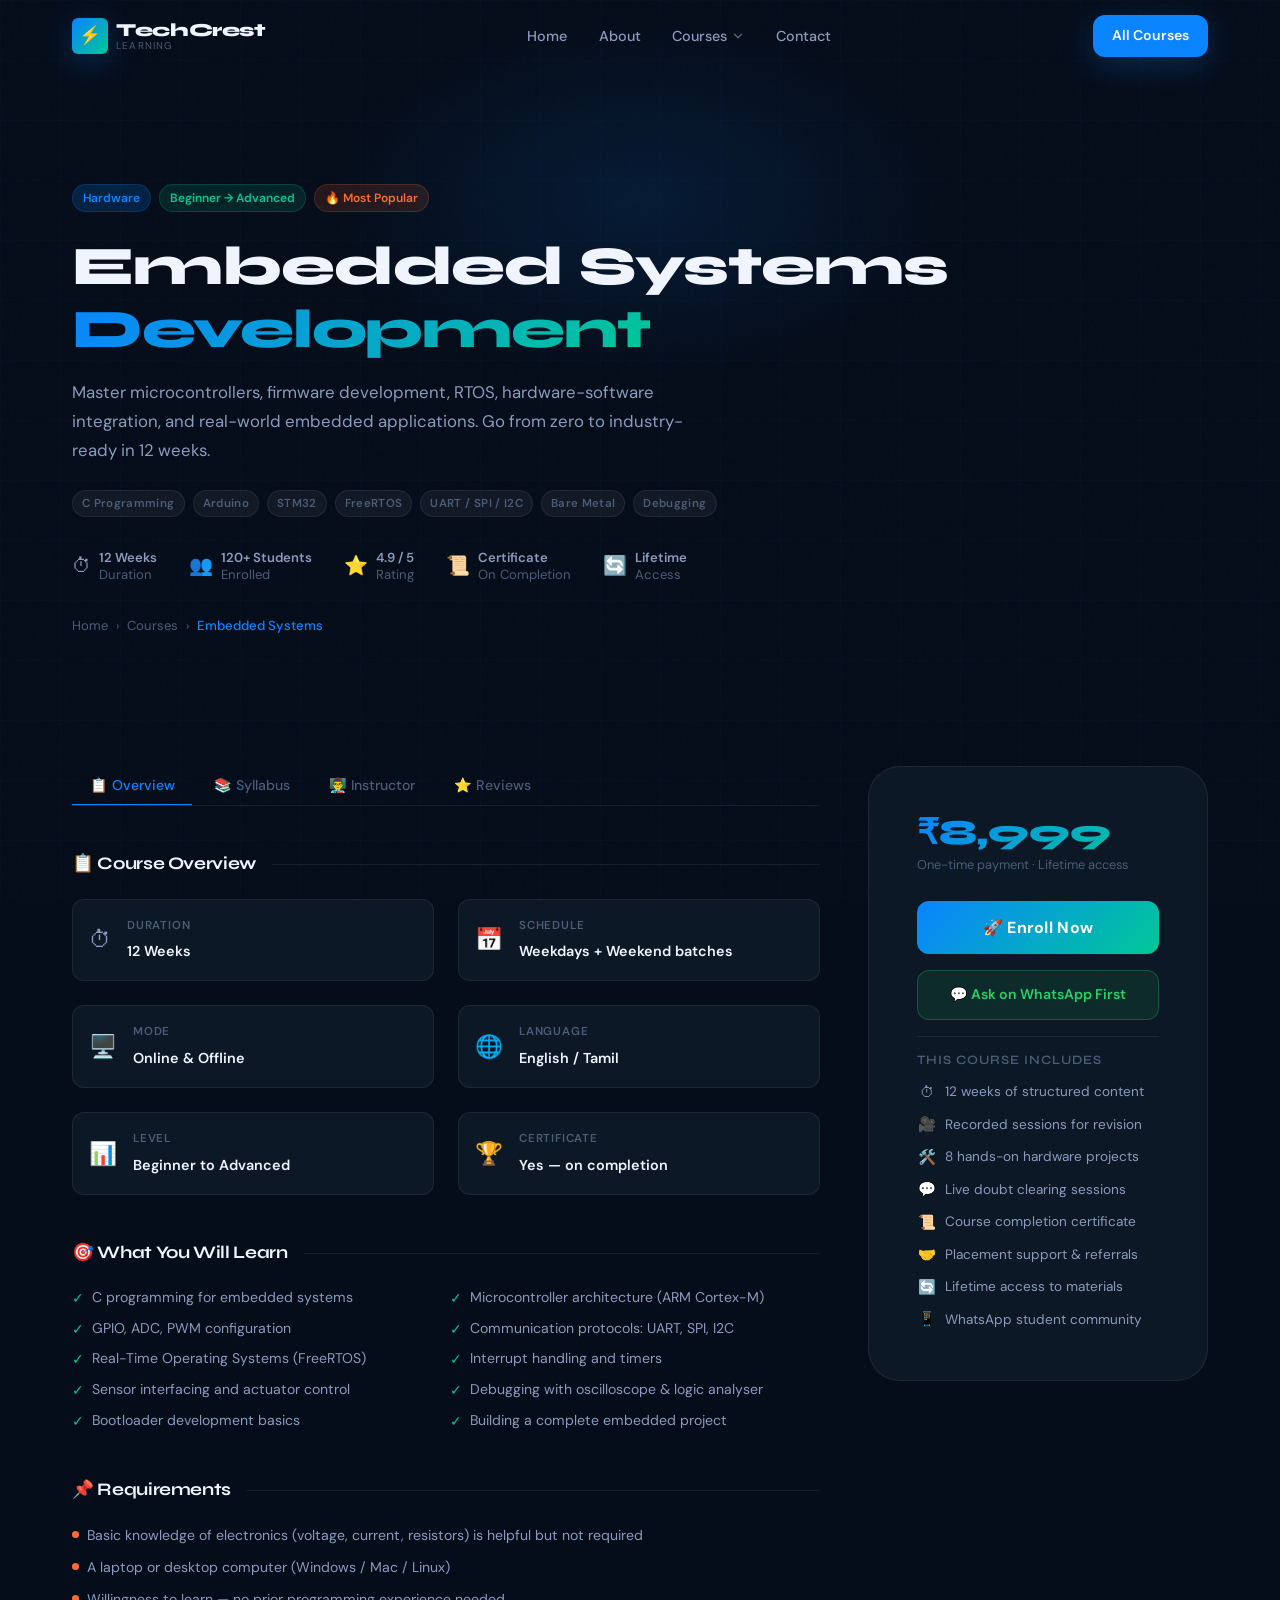
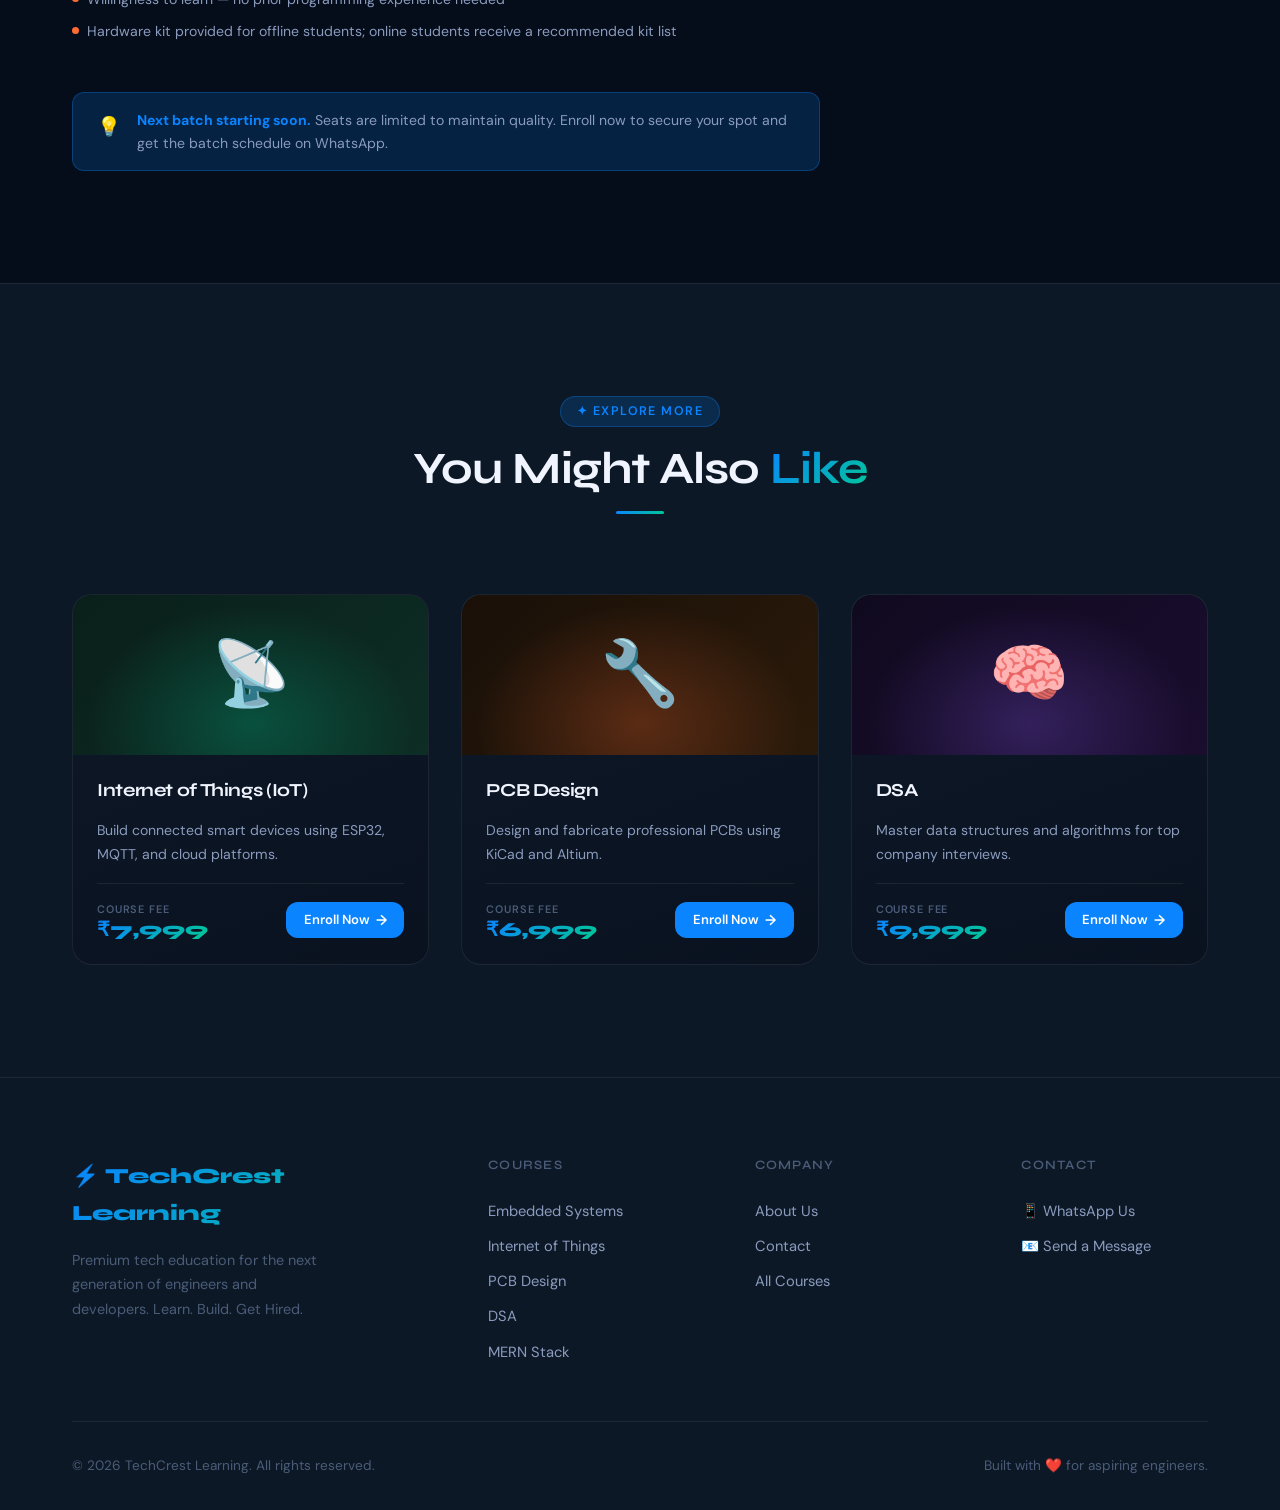
<file: courses/embedded.html>
<!DOCTYPE html>
<html lang="en">
<head>
  <meta charset="UTF-8" />
  <meta name="viewport" content="width=device-width, initial-scale=1.0" />
  <meta name="description" content="Embedded Systems Course — TechCrest Learning. Master microcontrollers, RTOS, C programming and hardware-software integration." />
  <title>Embedded Systems — TechCrest Learning</title>

  <!-- CSS paths go up one level (../) since this file is inside /courses/ -->
  <link rel="stylesheet" href="../css/style.css" />
  <link rel="stylesheet" href="../css/navbar.css" />
  <link rel="stylesheet" href="../css/hero.css" />
  <link rel="stylesheet" href="../css/cards.css" />
  <link rel="stylesheet" href="../css/enrollment.css" />
  <link rel="stylesheet" href="../css/responsive.css" />
</head>
<body>

<!-- ========================================
     NAVBAR
     ======================================== -->
<nav class="navbar" role="navigation" aria-label="Main navigation">
  <div class="container">
    <a href="../index.html" class="nav-logo">
      <div class="logo-icon">⚡</div>
      <div class="logo-text">TechCrest<span>Learning</span></div>
    </a>
    <ul class="nav-links">
      <li><a href="../index.html">Home</a></li>
      <li><a href="../about.html">About</a></li>
      <li class="nav-dropdown">
        <a href="../courses.html" class="active">
          Courses
          <svg class="chevron" viewBox="0 0 24 24" fill="none"
               stroke="currentColor" stroke-width="2.5"
               stroke-linecap="round" stroke-linejoin="round">
            <polyline points="6 9 12 15 18 9"/>
          </svg>
        </a>
        <ul class="dropdown-menu">
          <li><a href="embedded.html"><span class="course-dot"></span>Embedded Systems</a></li>
          <li><a href="iot.html"><span class="course-dot"></span>Internet of Things</a></li>
          <li><a href="pcb.html"><span class="course-dot"></span>PCB Design</a></li>
          <li><a href="dsa.html"><span class="course-dot"></span>DSA</a></li>
          <li><a href="mernstack.html"><span class="course-dot"></span>MERN Stack</a></li>
        </ul>
      </li>
      <li><a href="../contact.html">Contact</a></li>
    </ul>
    <div class="nav-actions">
      <a href="../courses.html" class="nav-cta">All Courses</a>
    </div>
    <button class="nav-hamburger" aria-label="Toggle menu" aria-expanded="false">
      <span class="hamburger-bar"></span>
      <span class="hamburger-bar"></span>
      <span class="hamburger-bar"></span>
    </button>
  </div>
</nav>

<!-- Mobile Menu -->
<div class="nav-mobile-menu" role="dialog" aria-label="Mobile navigation">
  <ul class="mobile-nav-links">
    <li><a href="../index.html">🏠 Home</a></li>
    <li><a href="../about.html">🏢 About</a></li>
    <li>
      <a href="../courses.html" class="mobile-submenu-toggle active">
        📚 Courses
        <svg class="chevron" width="14" height="14" viewBox="0 0 24 24"
             fill="none" stroke="currentColor" stroke-width="2.5"
             stroke-linecap="round" stroke-linejoin="round"
             style="margin-left:auto">
          <polyline points="6 9 12 15 18 9"/>
        </svg>
      </a>
      <ul class="mobile-submenu">
        <li><a href="embedded.html">🔌 Embedded Systems</a></li>
        <li><a href="iot.html">📡 Internet of Things</a></li>
        <li><a href="pcb.html">🔧 PCB Design</a></li>
        <li><a href="dsa.html">🧠 DSA</a></li>
        <li><a href="mernstack.html">💻 MERN Stack</a></li>
      </ul>
    </li>
    <li><a href="../contact.html">📞 Contact</a></li>
  </ul>
  <div class="mobile-nav-cta">
    <button class="btn btn-gradient btn-lg" style="width:100%"
            data-course="embedded">Enroll Now →</button>
  </div>
</div>


<!-- ========================================
     COURSE HERO
     ======================================== -->
<section class="page-hero" style="text-align:left; padding-bottom: var(--space-3xl);">
  <div class="container">
    <div style="display:flex; flex-wrap:wrap; gap:var(--space-sm);
                margin-bottom:var(--space-lg);">
      <span class="badge badge-blue">Hardware</span>
      <span class="badge badge-teal">Beginner → Advanced</span>
      <span class="badge badge-orange">🔥 Most Popular</span>
    </div>

    <h1 style="text-align:left; font-size:clamp(2rem,5vw,3.4rem);">
      Embedded Systems <span class="text-gradient">Development</span>
    </h1>

    <p style="text-align:left; max-width:620px; margin:var(--space-md) 0
              var(--space-lg); font-size:1.05rem;">
      Master microcontrollers, firmware development, RTOS, hardware-software
      integration, and real-world embedded applications. Go from zero to
      industry-ready in 12 weeks.
    </p>

    <!-- Skill tags -->
    <div style="display:flex; flex-wrap:wrap; gap:var(--space-sm);
                margin-bottom:var(--space-xl);">
      <span class="skill-tag course-tag">C Programming</span>
      <span class="skill-tag course-tag">Arduino</span>
      <span class="skill-tag course-tag">STM32</span>
      <span class="skill-tag course-tag">FreeRTOS</span>
      <span class="skill-tag course-tag">UART / SPI / I2C</span>
      <span class="skill-tag course-tag">Bare Metal</span>
      <span class="skill-tag course-tag">Debugging</span>
    </div>

    <!-- Quick stats row -->
    <div style="display:flex; flex-wrap:wrap; gap:var(--space-xl);">
      <div class="trust-item">
        <span class="trust-icon">⏱</span>
        <div class="trust-text"><strong>12 Weeks</strong>Duration</div>
      </div>
      <div class="trust-item">
        <span class="trust-icon">👥</span>
        <div class="trust-text"><strong>120+ Students</strong>Enrolled</div>
      </div>
      <div class="trust-item">
        <span class="trust-icon">⭐</span>
        <div class="trust-text"><strong>4.9 / 5</strong>Rating</div>
      </div>
      <div class="trust-item">
        <span class="trust-icon">📜</span>
        <div class="trust-text"><strong>Certificate</strong>On Completion</div>
      </div>
      <div class="trust-item">
        <span class="trust-icon">🔄</span>
        <div class="trust-text"><strong>Lifetime</strong>Access</div>
      </div>
    </div>

    <div class="breadcrumb" style="justify-content:flex-start;
         margin-top:var(--space-xl);">
      <a href="../index.html">Home</a>
      <span class="sep">›</span>
      <a href="../courses.html">Courses</a>
      <span class="sep">›</span>
      <span class="current">Embedded Systems</span>
    </div>
  </div>
</section>


<!-- ========================================
     COURSE BODY — Layout + Sidebar
     ======================================== -->
<section class="section" style="padding-top:var(--space-2xl);">
  <div class="container">
    <div class="course-page-layout">

      <!-- ── MAIN CONTENT ── -->
      <div class="course-main-content">

        <!-- TABS NAV -->
        <div class="tabs-container">
          <div class="tabs-nav">
            <button class="tab-btn active" data-tab="overview">📋 Overview</button>
            <button class="tab-btn" data-tab="syllabus">📚 Syllabus</button>
            <button class="tab-btn" data-tab="instructor">👨‍🏫 Instructor</button>
            <button class="tab-btn" data-tab="reviews">⭐ Reviews</button>
          </div>

          <!-- ══ TAB: OVERVIEW ══ -->
          <div class="tab-panel active" data-panel="overview">

            <!-- Course overview grid -->
            <div class="content-section">
              <h2 class="content-section-title">📋 Course Overview</h2>
              <div class="course-overview-grid">
                <div class="overview-item">
                  <span class="ov-icon">⏱</span>
                  <div>
                    <span class="ov-label">Duration</span>
                    <span class="ov-value">12 Weeks</span>
                  </div>
                </div>
                <div class="overview-item">
                  <span class="ov-icon">📅</span>
                  <div>
                    <span class="ov-label">Schedule</span>
                    <span class="ov-value">Weekdays + Weekend batches</span>
                  </div>
                </div>
                <div class="overview-item">
                  <span class="ov-icon">🖥️</span>
                  <div>
                    <span class="ov-label">Mode</span>
                    <span class="ov-value">Online & Offline</span>
                  </div>
                </div>
                <div class="overview-item">
                  <span class="ov-icon">🌐</span>
                  <div>
                    <span class="ov-label">Language</span>
                    <span class="ov-value">English / Tamil</span>
                  </div>
                </div>
                <div class="overview-item">
                  <span class="ov-icon">📊</span>
                  <div>
                    <span class="ov-label">Level</span>
                    <span class="ov-value">Beginner to Advanced</span>
                  </div>
                </div>
                <div class="overview-item">
                  <span class="ov-icon">🏆</span>
                  <div>
                    <span class="ov-label">Certificate</span>
                    <span class="ov-value">Yes — on completion</span>
                  </div>
                </div>
              </div>
            </div>

            <!-- What you'll learn -->
            <div class="content-section">
              <h2 class="content-section-title">🎯 What You Will Learn</h2>
              <div class="learn-grid">
                <div class="learn-item"><span class="learn-check">✓</span>C programming for embedded systems</div>
                <div class="learn-item"><span class="learn-check">✓</span>Microcontroller architecture (ARM Cortex-M)</div>
                <div class="learn-item"><span class="learn-check">✓</span>GPIO, ADC, PWM configuration</div>
                <div class="learn-item"><span class="learn-check">✓</span>Communication protocols: UART, SPI, I2C</div>
                <div class="learn-item"><span class="learn-check">✓</span>Real-Time Operating Systems (FreeRTOS)</div>
                <div class="learn-item"><span class="learn-check">✓</span>Interrupt handling and timers</div>
                <div class="learn-item"><span class="learn-check">✓</span>Sensor interfacing and actuator control</div>
                <div class="learn-item"><span class="learn-check">✓</span>Debugging with oscilloscope & logic analyser</div>
                <div class="learn-item"><span class="learn-check">✓</span>Bootloader development basics</div>
                <div class="learn-item"><span class="learn-check">✓</span>Building a complete embedded project</div>
              </div>
            </div>

            <!-- Requirements -->
            <div class="content-section">
              <h2 class="content-section-title">📌 Requirements</h2>
              <div class="requirements-list">
                <div class="req-item">
                  <span class="req-dot"></span>
                  Basic knowledge of electronics (voltage, current, resistors) is helpful but not required
                </div>
                <div class="req-item">
                  <span class="req-dot"></span>
                  A laptop or desktop computer (Windows / Mac / Linux)
                </div>
                <div class="req-item">
                  <span class="req-dot"></span>
                  Willingness to learn — no prior programming experience needed
                </div>
                <div class="req-item">
                  <span class="req-dot"></span>
                  Hardware kit provided for offline students; online students receive a recommended kit list
                </div>
              </div>
            </div>

            <!-- Info box -->
            <div class="info-box">
              <span class="info-icon">💡</span>
              <p>
                <strong>Next batch starting soon.</strong> Seats are limited
                to maintain quality. Enroll now to secure your spot and get
                the batch schedule on WhatsApp.
              </p>
            </div>

          </div><!-- /overview panel -->


          <!-- ══ TAB: SYLLABUS ══ -->
          <div class="tab-panel" data-panel="syllabus">
            <div class="content-section">
              <h2 class="content-section-title">📚 Course Syllabus</h2>

              <div class="syllabus-list" id="syllabus">

                <div class="syllabus-item">
                  <div class="syllabus-item-header">
                    <div class="week-number">W1</div>
                    <div class="syllabus-header-text">
                      <div class="week-title">Introduction to Embedded Systems & C Basics</div>
                      <div class="week-meta">6 topics · 4 hrs</div>
                    </div>
                    <span class="accordion-icon">+</span>
                  </div>
                  <div class="syllabus-item-content">
                    <div class="syllabus-content-inner">
                      <div class="syllabus-topics">
                        <div class="syllabus-topic"><span class="topic-bullet"></span>What is an embedded system? Real-world examples</div>
                        <div class="syllabus-topic"><span class="topic-bullet"></span>Overview of microcontrollers vs microprocessors</div>
                        <div class="syllabus-topic"><span class="topic-bullet"></span>Setting up development environment (Keil / STM32CubeIDE)</div>
                        <div class="syllabus-topic"><span class="topic-bullet"></span>C programming refresher: data types, pointers, structs</div>
                        <div class="syllabus-topic"><span class="topic-bullet"></span>Bitwise operations and register manipulation</div>
                        <div class="syllabus-topic"><span class="topic-bullet"></span>First program: Blink an LED on Arduino</div>
                      </div>
                    </div>
                  </div>
                </div>

                <div class="syllabus-item">
                  <div class="syllabus-item-header">
                    <div class="week-number">W2</div>
                    <div class="syllabus-header-text">
                      <div class="week-title">GPIO, Digital I/O & Debouncing</div>
                      <div class="week-meta">5 topics · 4 hrs</div>
                    </div>
                    <span class="accordion-icon">+</span>
                  </div>
                  <div class="syllabus-item-content">
                    <div class="syllabus-content-inner">
                      <div class="syllabus-topics">
                        <div class="syllabus-topic"><span class="topic-bullet"></span>GPIO registers: input, output, alternate function</div>
                        <div class="syllabus-topic"><span class="topic-bullet"></span>Pull-up and pull-down resistors</div>
                        <div class="syllabus-topic"><span class="topic-bullet"></span>Reading push buttons and switches</div>
                        <div class="syllabus-topic"><span class="topic-bullet"></span>Software debouncing techniques</div>
                        <div class="syllabus-topic"><span class="topic-bullet"></span>Project: Button-controlled LED patterns</div>
                      </div>
                    </div>
                  </div>
                </div>

                <div class="syllabus-item">
                  <div class="syllabus-item-header">
                    <div class="week-number">W3</div>
                    <div class="syllabus-header-text">
                      <div class="week-title">Timers, PWM & Interrupts</div>
                      <div class="week-meta">6 topics · 5 hrs</div>
                    </div>
                    <span class="accordion-icon">+</span>
                  </div>
                  <div class="syllabus-item-content">
                    <div class="syllabus-content-inner">
                      <div class="syllabus-topics">
                        <div class="syllabus-topic"><span class="topic-bullet"></span>Timer modes: input capture, output compare, PWM</div>
                        <div class="syllabus-topic"><span class="topic-bullet"></span>Generating precise delays using timers</div>
                        <div class="syllabus-topic"><span class="topic-bullet"></span>PWM signals: duty cycle and frequency control</div>
                        <div class="syllabus-topic"><span class="topic-bullet"></span>Interrupt service routines (ISR)</div>
                        <div class="syllabus-topic"><span class="topic-bullet"></span>NVIC configuration and interrupt priority</div>
                        <div class="syllabus-topic"><span class="topic-bullet"></span>Project: Servo motor control via PWM</div>
                      </div>
                    </div>
                  </div>
                </div>

                <div class="syllabus-item">
                  <div class="syllabus-item-header">
                    <div class="week-number">W4</div>
                    <div class="syllabus-header-text">
                      <div class="week-title">ADC, DAC & Sensor Interfacing</div>
                      <div class="week-meta">5 topics · 4 hrs</div>
                    </div>
                    <span class="accordion-icon">+</span>
                  </div>
                  <div class="syllabus-item-content">
                    <div class="syllabus-content-inner">
                      <div class="syllabus-topics">
                        <div class="syllabus-topic"><span class="topic-bullet"></span>Analog-to-Digital conversion fundamentals</div>
                        <div class="syllabus-topic"><span class="topic-bullet"></span>STM32 ADC configuration and DMA transfer</div>
                        <div class="syllabus-topic"><span class="topic-bullet"></span>Temperature sensor (LM35 / NTC thermistor) reading</div>
                        <div class="syllabus-topic"><span class="topic-bullet"></span>DAC output for waveform generation</div>
                        <div class="syllabus-topic"><span class="topic-bullet"></span>Project: Digital thermometer with LCD display</div>
                      </div>
                    </div>
                  </div>
                </div>

                <div class="syllabus-item">
                  <div class="syllabus-item-header">
                    <div class="week-number">W5–6</div>
                    <div class="syllabus-header-text">
                      <div class="week-title">Communication Protocols: UART, SPI & I2C</div>
                      <div class="week-meta">8 topics · 8 hrs</div>
                    </div>
                    <span class="accordion-icon">+</span>
                  </div>
                  <div class="syllabus-item-content">
                    <div class="syllabus-content-inner">
                      <div class="syllabus-topics">
                        <div class="syllabus-topic"><span class="topic-bullet"></span>UART: baud rate, framing, serial terminal debugging</div>
                        <div class="syllabus-topic"><span class="topic-bullet"></span>SPI: master-slave, CPOL/CPHA modes</div>
                        <div class="syllabus-topic"><span class="topic-bullet"></span>I2C: addressing, ACK/NACK, clock stretching</div>
                        <div class="syllabus-topic"><span class="topic-bullet"></span>Interfacing OLED display over I2C</div>
                        <div class="syllabus-topic"><span class="topic-bullet"></span>Reading accelerometer over SPI</div>
                        <div class="syllabus-topic"><span class="topic-bullet"></span>GPS module communication over UART</div>
                        <div class="syllabus-topic"><span class="topic-bullet"></span>Debugging protocols with logic analyser</div>
                        <div class="syllabus-topic"><span class="topic-bullet"></span>Project: Multi-sensor data logger</div>
                      </div>
                    </div>
                  </div>
                </div>

                <div class="syllabus-item">
                  <div class="syllabus-item-header">
                    <div class="week-number">W7–8</div>
                    <div class="syllabus-header-text">
                      <div class="week-title">Real-Time Operating Systems (FreeRTOS)</div>
                      <div class="week-meta">7 topics · 8 hrs</div>
                    </div>
                    <span class="accordion-icon">+</span>
                  </div>
                  <div class="syllabus-item-content">
                    <div class="syllabus-content-inner">
                      <div class="syllabus-topics">
                        <div class="syllabus-topic"><span class="topic-bullet"></span>RTOS concepts: tasks, scheduler, context switching</div>
                        <div class="syllabus-topic"><span class="topic-bullet"></span>FreeRTOS task creation and priorities</div>
                        <div class="syllabus-topic"><span class="topic-bullet"></span>Queues and inter-task communication</div>
                        <div class="syllabus-topic"><span class="topic-bullet"></span>Semaphores and mutexes</div>
                        <div class="syllabus-topic"><span class="topic-bullet"></span>Software timers and event groups</div>
                        <div class="syllabus-topic"><span class="topic-bullet"></span>Stack overflow detection and debugging</div>
                        <div class="syllabus-topic"><span class="topic-bullet"></span>Project: RTOS-based home automation controller</div>
                      </div>
                    </div>
                  </div>
                </div>

                <div class="syllabus-item">
                  <div class="syllabus-item-header">
                    <div class="week-number">W9–10</div>
                    <div class="syllabus-header-text">
                      <div class="week-title">Advanced Peripherals & Power Management</div>
                      <div class="week-meta">6 topics · 6 hrs</div>
                    </div>
                    <span class="accordion-icon">+</span>
                  </div>
                  <div class="syllabus-item-content">
                    <div class="syllabus-content-inner">
                      <div class="syllabus-topics">
                        <div class="syllabus-topic"><span class="topic-bullet"></span>Watchdog timer and system reset handling</div>
                        <div class="syllabus-topic"><span class="topic-bullet"></span>Flash memory read/write operations</div>
                        <div class="syllabus-topic"><span class="topic-bullet"></span>DMA transfers for high-speed data</div>
                        <div class="syllabus-topic"><span class="topic-bullet"></span>Low-power modes: sleep, stop, standby</div>
                        <div class="syllabus-topic"><span class="topic-bullet"></span>RTC (Real-Time Clock) configuration</div>
                        <div class="syllabus-topic"><span class="topic-bullet"></span>Battery-powered embedded device design</div>
                      </div>
                    </div>
                  </div>
                </div>

                <div class="syllabus-item">
                  <div class="syllabus-item-header">
                    <div class="week-number">W11–12</div>
                    <div class="syllabus-header-text">
                      <div class="week-title">Capstone Project & Career Prep</div>
                      <div class="week-meta">5 topics · 8 hrs</div>
                    </div>
                    <span class="accordion-icon">+</span>
                  </div>
                  <div class="syllabus-item-content">
                    <div class="syllabus-content-inner">
                      <div class="syllabus-topics">
                        <div class="syllabus-topic"><span class="topic-bullet"></span>Capstone project: end-to-end embedded system build</div>
                        <div class="syllabus-topic"><span class="topic-bullet"></span>Code review, documentation, and version control (Git)</div>
                        <div class="syllabus-topic"><span class="topic-bullet"></span>Portfolio project presentation</div>
                        <div class="syllabus-topic"><span class="topic-bullet"></span>Resume building for embedded roles</div>
                        <div class="syllabus-topic"><span class="topic-bullet"></span>Mock interview: embedded C + hardware concepts</div>
                      </div>
                    </div>
                  </div>
                </div>

              </div><!-- /syllabus-list -->
            </div>
          </div><!-- /syllabus panel -->


          <!-- ══ TAB: INSTRUCTOR ══ -->
          <div class="tab-panel" data-panel="instructor">
            <div class="content-section">
              <h2 class="content-section-title">👨‍🏫 Your Instructor</h2>
              <div class="instructor-card">
                <div class="instructor-avatar-lg">👨‍💻</div>
                <div class="instructor-details">
                  <h3>Karthik Rajan</h3>
                  <div class="instructor-title">
                    Senior Firmware Engineer & Lead Instructor
                  </div>
                  <p class="instructor-bio">
                    Karthik has 8+ years of experience in firmware and embedded
                    systems development, having worked with automotive and
                    industrial companies in Bengaluru and Pune. He has designed
                    firmware for STM32, NXP, and TI microcontrollers and
                    specializes in RTOS-based systems and low-power design.
                    He is passionate about teaching and has trained 300+
                    students in embedded C and hardware development.
                  </p>
                  <div class="instructor-stats">
                    <div class="inst-stat">
                      <span class="val">300+</span>
                      <span class="lbl">Students</span>
                    </div>
                    <div class="inst-stat">
                      <span class="val">8 yrs</span>
                      <span class="lbl">Experience</span>
                    </div>
                    <div class="inst-stat">
                      <span class="val">4.9★</span>
                      <span class="lbl">Rating</span>
                    </div>
                  </div>
                </div>
              </div>
            </div>
          </div><!-- /instructor panel -->


          <!-- ══ TAB: REVIEWS ══ -->
          <div class="tab-panel" data-panel="reviews">
            <div class="content-section">
              <h2 class="content-section-title">⭐ Student Reviews</h2>
              <div class="testimonials-grid"
                   style="grid-template-columns: repeat(2,1fr);">

                <div class="testimonial-card">
                  <div class="testimonial-stars">
                    <span class="star">★</span><span class="star">★</span>
                    <span class="star">★</span><span class="star">★</span>
                    <span class="star">★</span>
                  </div>
                  <p class="testimonial-quote">
                    The STM32 and FreeRTOS modules were exceptional.
                    Karthik explains every concept with real hardware
                    examples. Got placed at a hardware startup right after!
                  </p>
                  <div class="testimonial-author">
                    <div class="author-avatar">AK</div>
                    <div class="author-info">
                      <div class="author-name">Arjun Kumar</div>
                      <div class="author-course">Batch 2024</div>
                    </div>
                  </div>
                </div>

                <div class="testimonial-card">
                  <div class="testimonial-stars">
                    <span class="star">★</span><span class="star">★</span>
                    <span class="star">★</span><span class="star">★</span>
                    <span class="star">★</span>
                  </div>
                  <p class="testimonial-quote">
                    Coming from a software background, I was nervous about
                    hardware. But the course starts from absolute basics and
                    builds up beautifully. The RTOS section is gold.
                  </p>
                  <div class="testimonial-author">
                    <div class="author-avatar">NV</div>
                    <div class="author-info">
                      <div class="author-name">Nithya Varma</div>
                      <div class="author-course">Batch 2023</div>
                    </div>
                  </div>
                </div>

                <div class="testimonial-card">
                  <div class="testimonial-stars">
                    <span class="star">★</span><span class="star">★</span>
                    <span class="star">★</span><span class="star">★</span>
                    <span class="star">★</span>
                  </div>
                  <p class="testimonial-quote">
                    The capstone project gave me something real to show in
                    interviews. The mock interview session at the end was
                    extremely helpful and spot-on with actual questions.
                  </p>
                  <div class="testimonial-author">
                    <div class="author-avatar">RP</div>
                    <div class="author-info">
                      <div class="author-name">Rohit Pillai</div>
                      <div class="author-course">Batch 2024</div>
                    </div>
                  </div>
                </div>

                <div class="testimonial-card">
                  <div class="testimonial-stars">
                    <span class="star">★</span><span class="star">★</span>
                    <span class="star">★</span><span class="star">★</span>
                    <span class="star">★</span>
                  </div>
                  <p class="testimonial-quote">
                    Best investment I made in my ECE career. The
                    communication protocols module alone is worth the
                    entire fee. Incredibly detailed and practical.
                  </p>
                  <div class="testimonial-author">
                    <div class="author-avatar">SK</div>
                    <div class="author-info">
                      <div class="author-name">Swathi K</div>
                      <div class="author-course">Batch 2023</div>
                    </div>
                  </div>
                </div>

              </div>
            </div>
          </div><!-- /reviews panel -->

        </div><!-- /tabs-container -->
      </div><!-- /course-main-content -->


      <!-- ── STICKY SIDEBAR ── -->
      <aside>
        <div class="enroll-section">

          <div class="enroll-price">
            <span class="price-tag">₹8,999</span>
            <span class="price-note">One-time payment · Lifetime access</span>
          </div>

          <button class="enroll-btn-main" data-course="embedded">
            🚀 Enroll Now
          </button>

          <a href="https://wa.me/919897654321" target="_blank"
             rel="noopener"
             style="display:flex; align-items:center; justify-content:center;
                    gap:8px; padding:0.75rem; background:rgba(37,211,102,0.1);
                    border:1px solid rgba(37,211,102,0.25);
                    border-radius:var(--radius-md); color:#25D366;
                    font-size:0.88rem; font-weight:600; margin-bottom:var(--space-md);
                    transition:var(--transition-fast); text-decoration:none;">
            💬 Ask on WhatsApp First
          </a>

          <div class="enroll-includes">
            <h4>This Course Includes</h4>
            <div class="include-item">
              <span class="include-icon">⏱</span> 12 weeks of structured content
            </div>
            <div class="include-item">
              <span class="include-icon">🎥</span> Recorded sessions for revision
            </div>
            <div class="include-item">
              <span class="include-icon">🛠️</span> 8 hands-on hardware projects
            </div>
            <div class="include-item">
              <span class="include-icon">💬</span> Live doubt clearing sessions
            </div>
            <div class="include-item">
              <span class="include-icon">📜</span> Course completion certificate
            </div>
            <div class="include-item">
              <span class="include-icon">🤝</span> Placement support & referrals
            </div>
            <div class="include-item">
              <span class="include-icon">🔄</span> Lifetime access to materials
            </div>
            <div class="include-item">
              <span class="include-icon">📱</span> WhatsApp student community
            </div>
          </div>

        </div><!-- /enroll-section -->
      </aside>

    </div><!-- /course-page-layout -->
  </div>
</section>


<!-- ========================================
     OTHER COURSES (Related)
     ======================================== -->
<section class="section"
  style="background:var(--bg-card);
         border-top:1px solid var(--border);">
  <div class="container">

    <div class="section-header reveal">
      <span class="eyebrow">✦ Explore More</span>
      <h2>You Might Also <span class="text-gradient">Like</span></h2>
      <div class="divider"></div>
    </div>

    <div class="courses-grid" style="grid-template-columns:repeat(3,1fr);">

      <div class="course-card reveal reveal-delay-1"
           data-href="iot.html" style="cursor:pointer;">
        <div class="course-card-banner banner-iot">
          <span class="banner-icon">📡</span>
        </div>
        <div class="course-card-body">
          <h3 class="course-card-title">Internet of Things (IoT)</h3>
          <p class="course-card-desc">Build connected smart devices using ESP32, MQTT, and cloud platforms.</p>
          <div class="course-card-footer">
            <div class="course-price">
              <span class="price-label">Course Fee</span>
              <span class="price-value">₹7,999</span>
            </div>
            <button class="btn-enroll" data-course="iot">
              Enroll Now <span class="arrow">→</span>
            </button>
          </div>
        </div>
      </div>

      <div class="course-card reveal reveal-delay-2"
           data-href="pcb.html" style="cursor:pointer;">
        <div class="course-card-banner banner-pcb">
          <span class="banner-icon">🔧</span>
        </div>
        <div class="course-card-body">
          <h3 class="course-card-title">PCB Design</h3>
          <p class="course-card-desc">Design and fabricate professional PCBs using KiCad and Altium.</p>
          <div class="course-card-footer">
            <div class="course-price">
              <span class="price-label">Course Fee</span>
              <span class="price-value">₹6,999</span>
            </div>
            <button class="btn-enroll" data-course="pcb">
              Enroll Now <span class="arrow">→</span>
            </button>
          </div>
        </div>
      </div>

      <div class="course-card reveal reveal-delay-3"
           data-href="dsa.html" style="cursor:pointer;">
        <div class="course-card-banner banner-dsa">
          <span class="banner-icon">🧠</span>
        </div>
        <div class="course-card-body">
          <h3 class="course-card-title">DSA</h3>
          <p class="course-card-desc">Master data structures and algorithms for top company interviews.</p>
          <div class="course-card-footer">
            <div class="course-price">
              <span class="price-label">Course Fee</span>
              <span class="price-value">₹9,999</span>
            </div>
            <button class="btn-enroll" data-course="dsa">
              Enroll Now <span class="arrow">→</span>
            </button>
          </div>
        </div>
      </div>

    </div>
  </div>
</section>


<!-- ========================================
     FOOTER
     ======================================== -->
<footer>
  <div class="container">
    <div class="footer-grid">
      <div class="footer-brand">
        <span class="logo">⚡ TechCrest Learning</span>
        <p>Premium tech education for the next generation of engineers and developers. Learn. Build. Get Hired.</p>
      </div>
      <div class="footer-col">
        <h4>Courses</h4>
        <ul>
          <li><a href="embedded.html">Embedded Systems</a></li>
          <li><a href="iot.html">Internet of Things</a></li>
          <li><a href="pcb.html">PCB Design</a></li>
          <li><a href="dsa.html">DSA</a></li>
          <li><a href="mernstack.html">MERN Stack</a></li>
        </ul>
      </div>
      <div class="footer-col">
        <h4>Company</h4>
        <ul>
          <li><a href="../about.html">About Us</a></li>
          <li><a href="../contact.html">Contact</a></li>
          <li><a href="../courses.html">All Courses</a></li>
        </ul>
      </div>
      <div class="footer-col">
        <h4>Contact</h4>
        <ul>
          <li><a href="https://wa.me/919897654321">📱 WhatsApp Us</a></li>
          <li><a href="../contact.html">📧 Send a Message</a></li>
        </ul>
      </div>
    </div>
    <div class="footer-bottom">
      <p>© <span id="current-year"></span> TechCrest Learning. All rights reserved.</p>
      <p>Built with ❤️ for aspiring engineers.</p>
    </div>
  </div>
</footer>


<!-- ========================================
     ENROLLMENT MODAL
     ======================================== -->
<div class="modal-overlay" id="enrollModal" role="dialog"
     aria-modal="true" aria-labelledby="modalCourseName">
  <div class="modal-backdrop"></div>
  <div class="modal-box">
    <div class="modal-header">
      <div class="modal-header-top">
        <div class="modal-course-icon" id="modalCourseIcon">🎓</div>
        <div class="modal-header-text">
          <span class="modal-eyebrow">Enroll Now</span>
          <h3 id="modalCourseName">Course Name</h3>
        </div>
        <button class="modal-close" id="modalClose" aria-label="Close modal">✕</button>
      </div>
      <p>Fill in your details below. We will connect with you on WhatsApp instantly.</p>
    </div>
    <div style="padding:0 var(--space-xl);">
      <div class="modal-steps">
        <div class="modal-step-dot active"></div>
        <div class="modal-step-dot"></div>
        <div class="modal-step-dot"></div>
      </div>
    </div>
    <div class="modal-body">
      <div id="formView"
           style="display:flex;flex-direction:column;gap:var(--space-lg);">
        <form class="enrollment-form" id="enrollmentForm" novalidate>
          <div class="form-group">
            <label><span class="lbl-icon">📚</span> Course</label>
            <div class="course-display-field" id="courseDisplayField">
              — auto filled —<span class="lock-icon">🔒</span>
            </div>
          </div>
          <div class="form-group">
            <label for="enrollName">
              <span class="lbl-icon">👤</span> Full Name
            </label>
            <input type="text" id="enrollName" name="name"
                   placeholder="e.g. Ravi Kumar" autocomplete="name" />
            <div class="field-error" id="nameError"></div>
          </div>
          <div class="form-group">
            <label for="enrollEmail">
              <span class="lbl-icon">📧</span> Email Address
            </label>
            <input type="email" id="enrollEmail" name="email"
                   placeholder="e.g. ravi@email.com" autocomplete="email" />
            <div class="field-error" id="emailError"></div>
          </div>
          <div class="form-group">
            <label for="enrollPhone">
              <span class="lbl-icon">📱</span> Phone Number
            </label>
            <input type="tel" id="enrollPhone" name="phone"
                   placeholder="10-digit mobile number"
                   autocomplete="tel" maxlength="10" />
            <div class="field-error" id="phoneError"></div>
          </div>
          <div class="privacy-note">
            <span class="privacy-icon">🔒</span>
            <p>Your details are <strong>100% private</strong>. We only
               use them to contact you about your enrollment via WhatsApp.</p>
          </div>
          <button type="submit" class="btn-submit-enroll"
                  id="submitEnrollBtn">
            <div class="spinner"></div>
            <span class="btn-text">
              <span class="whatsapp-icon">💬</span>
              Continue to WhatsApp
            </span>
          </button>
        </form>
      </div>
      <div class="modal-success" id="successView">
        <div class="success-checkmark">✅</div>
        <div class="success-title">You're All Set!</div>
        <p class="success-message">
          Hi <strong id="successStudentName">there</strong>!
          Your enrollment for <strong id="successCourseName"></strong>
          is ready. Redirecting to WhatsApp...
        </p>
        <div class="redirect-countdown">
          Opening WhatsApp in
          <span class="countdown-number" id="countdownNumber">3</span>
          seconds
        </div>
        <a href="#" class="btn-whatsapp-manual" id="manualWhatsAppBtn"
           target="_blank" rel="noopener">
          💬 Open WhatsApp Now
        </a>
      </div>
    </div>
  </div>
</div>


<!-- Scripts — note ../ prefix since we are inside /courses/ -->
<script src="../js/main.js"></script>
<script src="../js/enrollment.js"></script>
<script src="../js/courses.js"></script>

<!-- Related course card clicks -->
<script>
  document.querySelectorAll('.course-card[data-href]').forEach(card => {
    card.addEventListener('click', e => {
      if (e.target.closest('.btn-enroll')) return;
      window.location.href = card.dataset.href;
    });
  });
</script>

</body>
</html>
</file>
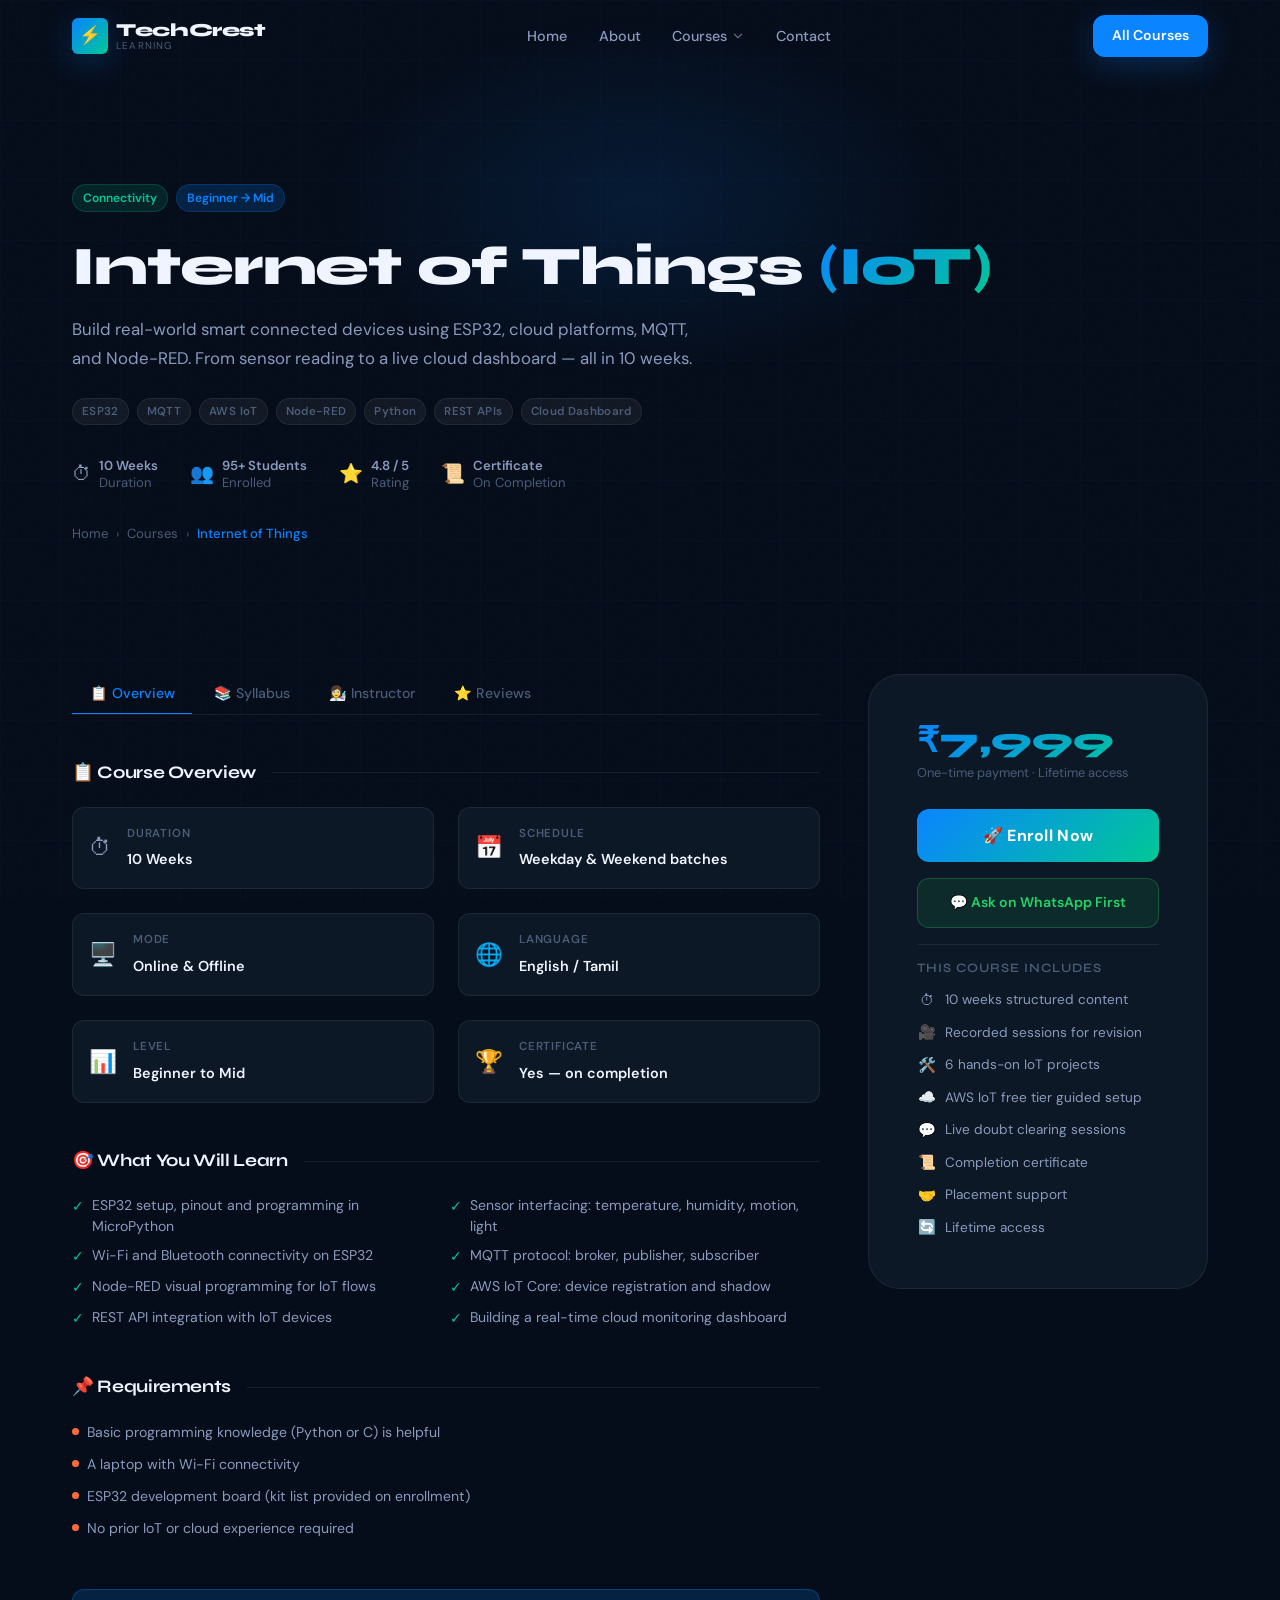
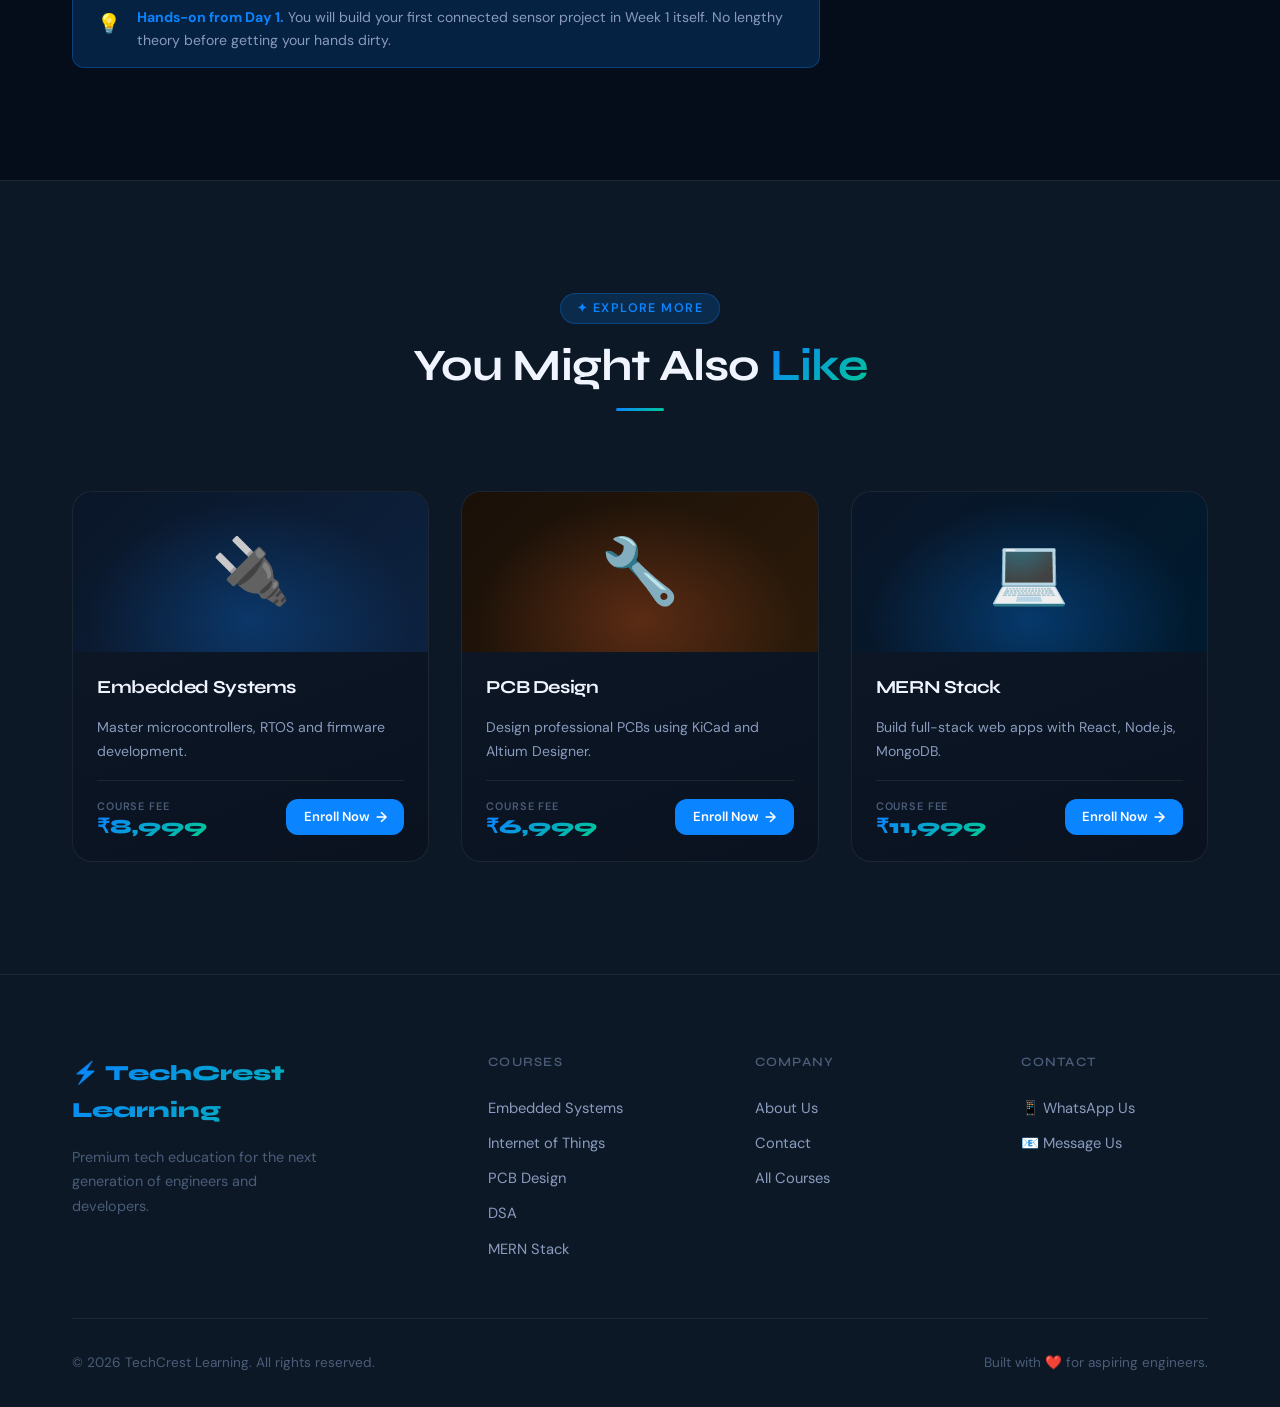
<file: courses/iot.html>
<!DOCTYPE html>
<html lang="en">
<head>
  <meta charset="UTF-8" />
  <meta name="viewport" content="width=device-width, initial-scale=1.0" />
  <meta name="description" content="Internet of Things (IoT) Course — TechCrest Learning. Build connected devices using ESP32, MQTT, AWS IoT and Node-RED." />
  <title>Internet of Things (IoT) — TechCrest Learning</title>
  <link rel="stylesheet" href="../css/style.css" />
  <link rel="stylesheet" href="../css/navbar.css" />
  <link rel="stylesheet" href="../css/hero.css" />
  <link rel="stylesheet" href="../css/cards.css" />
  <link rel="stylesheet" href="../css/enrollment.css" />
  <link rel="stylesheet" href="../css/responsive.css" />
</head>
<body>

<!-- NAVBAR -->
<nav class="navbar" role="navigation">
  <div class="container">
    <a href="../index.html" class="nav-logo">
      <div class="logo-icon">⚡</div>
      <div class="logo-text">TechCrest<span>Learning</span></div>
    </a>
    <ul class="nav-links">
      <li><a href="../index.html">Home</a></li>
      <li><a href="../about.html">About</a></li>
      <li class="nav-dropdown">
        <a href="../courses.html" class="active">Courses
          <svg class="chevron" viewBox="0 0 24 24" fill="none" stroke="currentColor" stroke-width="2.5" stroke-linecap="round" stroke-linejoin="round"><polyline points="6 9 12 15 18 9"/></svg>
        </a>
        <ul class="dropdown-menu">
          <li><a href="embedded.html"><span class="course-dot"></span>Embedded Systems</a></li>
          <li><a href="iot.html"><span class="course-dot"></span>Internet of Things</a></li>
          <li><a href="pcb.html"><span class="course-dot"></span>PCB Design</a></li>
          <li><a href="dsa.html"><span class="course-dot"></span>DSA</a></li>
          <li><a href="mernstack.html"><span class="course-dot"></span>MERN Stack</a></li>
        </ul>
      </li>
      <li><a href="../contact.html">Contact</a></li>
    </ul>
    <div class="nav-actions">
      <a href="../courses.html" class="nav-cta">All Courses</a>
    </div>
    <button class="nav-hamburger" aria-label="Toggle menu" aria-expanded="false">
      <span class="hamburger-bar"></span>
      <span class="hamburger-bar"></span>
      <span class="hamburger-bar"></span>
    </button>
  </div>
</nav>

<!-- Mobile Menu -->
<div class="nav-mobile-menu" role="dialog">
  <ul class="mobile-nav-links">
    <li><a href="../index.html">🏠 Home</a></li>
    <li><a href="../about.html">🏢 About</a></li>
    <li>
      <a href="../courses.html" class="mobile-submenu-toggle active">📚 Courses
        <svg class="chevron" width="14" height="14" viewBox="0 0 24 24" fill="none" stroke="currentColor" stroke-width="2.5" stroke-linecap="round" stroke-linejoin="round" style="margin-left:auto"><polyline points="6 9 12 15 18 9"/></svg>
      </a>
      <ul class="mobile-submenu">
        <li><a href="embedded.html">🔌 Embedded Systems</a></li>
        <li><a href="iot.html">📡 Internet of Things</a></li>
        <li><a href="pcb.html">🔧 PCB Design</a></li>
        <li><a href="dsa.html">🧠 DSA</a></li>
        <li><a href="mernstack.html">💻 MERN Stack</a></li>
      </ul>
    </li>
    <li><a href="../contact.html">📞 Contact</a></li>
  </ul>
  <div class="mobile-nav-cta">
    <button class="btn btn-gradient btn-lg" style="width:100%" data-course="iot">Enroll Now →</button>
  </div>
</div>

<!-- COURSE HERO -->
<section class="page-hero" style="text-align:left; padding-bottom:var(--space-3xl);">
  <div class="container">
    <div style="display:flex;flex-wrap:wrap;gap:var(--space-sm);margin-bottom:var(--space-lg);">
      <span class="badge badge-teal">Connectivity</span>
      <span class="badge badge-blue">Beginner → Mid</span>
    </div>
    <h1 style="text-align:left;font-size:clamp(2rem,5vw,3.4rem);">
      Internet of Things <span class="text-gradient">(IoT)</span>
    </h1>
    <p style="text-align:left;max-width:620px;margin:var(--space-md) 0 var(--space-lg);font-size:1.05rem;">
      Build real-world smart connected devices using ESP32, cloud platforms, MQTT, and Node-RED. From sensor reading to a live cloud dashboard — all in 10 weeks.
    </p>
    <div style="display:flex;flex-wrap:wrap;gap:var(--space-sm);margin-bottom:var(--space-xl);">
      <span class="skill-tag course-tag">ESP32</span>
      <span class="skill-tag course-tag">MQTT</span>
      <span class="skill-tag course-tag">AWS IoT</span>
      <span class="skill-tag course-tag">Node-RED</span>
      <span class="skill-tag course-tag">Python</span>
      <span class="skill-tag course-tag">REST APIs</span>
      <span class="skill-tag course-tag">Cloud Dashboard</span>
    </div>
    <div style="display:flex;flex-wrap:wrap;gap:var(--space-xl);">
      <div class="trust-item"><span class="trust-icon">⏱</span><div class="trust-text"><strong>10 Weeks</strong>Duration</div></div>
      <div class="trust-item"><span class="trust-icon">👥</span><div class="trust-text"><strong>95+ Students</strong>Enrolled</div></div>
      <div class="trust-item"><span class="trust-icon">⭐</span><div class="trust-text"><strong>4.8 / 5</strong>Rating</div></div>
      <div class="trust-item"><span class="trust-icon">📜</span><div class="trust-text"><strong>Certificate</strong>On Completion</div></div>
    </div>
    <div class="breadcrumb" style="justify-content:flex-start;margin-top:var(--space-xl);">
      <a href="../index.html">Home</a><span class="sep">›</span>
      <a href="../courses.html">Courses</a><span class="sep">›</span>
      <span class="current">Internet of Things</span>
    </div>
  </div>
</section>

<!-- COURSE BODY -->
<section class="section" style="padding-top:var(--space-2xl);">
  <div class="container">
    <div class="course-page-layout">

      <!-- MAIN CONTENT -->
      <div class="course-main-content">
        <div class="tabs-container">
          <div class="tabs-nav">
            <button class="tab-btn active" data-tab="overview">📋 Overview</button>
            <button class="tab-btn" data-tab="syllabus">📚 Syllabus</button>
            <button class="tab-btn" data-tab="instructor">👩‍🔬 Instructor</button>
            <button class="tab-btn" data-tab="reviews">⭐ Reviews</button>
          </div>

          <!-- OVERVIEW -->
          <div class="tab-panel active" data-panel="overview">
            <div class="content-section">
              <h2 class="content-section-title">📋 Course Overview</h2>
              <div class="course-overview-grid">
                <div class="overview-item"><span class="ov-icon">⏱</span><div><span class="ov-label">Duration</span><span class="ov-value">10 Weeks</span></div></div>
                <div class="overview-item"><span class="ov-icon">📅</span><div><span class="ov-label">Schedule</span><span class="ov-value">Weekday & Weekend batches</span></div></div>
                <div class="overview-item"><span class="ov-icon">🖥️</span><div><span class="ov-label">Mode</span><span class="ov-value">Online & Offline</span></div></div>
                <div class="overview-item"><span class="ov-icon">🌐</span><div><span class="ov-label">Language</span><span class="ov-value">English / Tamil</span></div></div>
                <div class="overview-item"><span class="ov-icon">📊</span><div><span class="ov-label">Level</span><span class="ov-value">Beginner to Mid</span></div></div>
                <div class="overview-item"><span class="ov-icon">🏆</span><div><span class="ov-label">Certificate</span><span class="ov-value">Yes — on completion</span></div></div>
              </div>
            </div>
            <div class="content-section">
              <h2 class="content-section-title">🎯 What You Will Learn</h2>
              <div class="learn-grid">
                <div class="learn-item"><span class="learn-check">✓</span>ESP32 setup, pinout and programming in MicroPython</div>
                <div class="learn-item"><span class="learn-check">✓</span>Sensor interfacing: temperature, humidity, motion, light</div>
                <div class="learn-item"><span class="learn-check">✓</span>Wi-Fi and Bluetooth connectivity on ESP32</div>
                <div class="learn-item"><span class="learn-check">✓</span>MQTT protocol: broker, publisher, subscriber</div>
                <div class="learn-item"><span class="learn-check">✓</span>Node-RED visual programming for IoT flows</div>
                <div class="learn-item"><span class="learn-check">✓</span>AWS IoT Core: device registration and shadow</div>
                <div class="learn-item"><span class="learn-check">✓</span>REST API integration with IoT devices</div>
                <div class="learn-item"><span class="learn-check">✓</span>Building a real-time cloud monitoring dashboard</div>
              </div>
            </div>
            <div class="content-section">
              <h2 class="content-section-title">📌 Requirements</h2>
              <div class="requirements-list">
                <div class="req-item"><span class="req-dot"></span>Basic programming knowledge (Python or C) is helpful</div>
                <div class="req-item"><span class="req-dot"></span>A laptop with Wi-Fi connectivity</div>
                <div class="req-item"><span class="req-dot"></span>ESP32 development board (kit list provided on enrollment)</div>
                <div class="req-item"><span class="req-dot"></span>No prior IoT or cloud experience required</div>
              </div>
            </div>
            <div class="info-box">
              <span class="info-icon">💡</span>
              <p><strong>Hands-on from Day 1.</strong> You will build your first connected sensor project in Week 1 itself. No lengthy theory before getting your hands dirty.</p>
            </div>
          </div>

          <!-- SYLLABUS -->
          <div class="tab-panel" data-panel="syllabus">
            <div class="content-section">
              <h2 class="content-section-title">📚 Course Syllabus</h2>
              <div class="syllabus-list">

                <div class="syllabus-item">
                  <div class="syllabus-item-header">
                    <div class="week-number">W1</div>
                    <div class="syllabus-header-text">
                      <div class="week-title">IoT Fundamentals & ESP32 Setup</div>
                      <div class="week-meta">5 topics · 4 hrs</div>
                    </div>
                    <span class="accordion-icon">+</span>
                  </div>
                  <div class="syllabus-item-content"><div class="syllabus-content-inner"><div class="syllabus-topics">
                    <div class="syllabus-topic"><span class="topic-bullet"></span>What is IoT? Architecture and real-world use cases</div>
                    <div class="syllabus-topic"><span class="topic-bullet"></span>ESP32 vs ESP8266: choosing the right board</div>
                    <div class="syllabus-topic"><span class="topic-bullet"></span>Setting up MicroPython and Thonny IDE</div>
                    <div class="syllabus-topic"><span class="topic-bullet"></span>GPIO basics: reading sensors and controlling actuators</div>
                    <div class="syllabus-topic"><span class="topic-bullet"></span>Project: LED control via smartphone over Wi-Fi</div>
                  </div></div></div>
                </div>

                <div class="syllabus-item">
                  <div class="syllabus-item-header">
                    <div class="week-number">W2</div>
                    <div class="syllabus-header-text">
                      <div class="week-title">Sensors, Actuators & Data Reading</div>
                      <div class="week-meta">6 topics · 4 hrs</div>
                    </div>
                    <span class="accordion-icon">+</span>
                  </div>
                  <div class="syllabus-item-content"><div class="syllabus-content-inner"><div class="syllabus-topics">
                    <div class="syllabus-topic"><span class="topic-bullet"></span>DHT22 temperature & humidity sensor</div>
                    <div class="syllabus-topic"><span class="topic-bullet"></span>PIR motion sensor and ultrasonic distance sensor</div>
                    <div class="syllabus-topic"><span class="topic-bullet"></span>LDR light sensor and soil moisture sensor</div>
                    <div class="syllabus-topic"><span class="topic-bullet"></span>Relay module for controlling AC appliances</div>
                    <div class="syllabus-topic"><span class="topic-bullet"></span>OLED display for local data visualization</div>
                    <div class="syllabus-topic"><span class="topic-bullet"></span>Project: Home environment monitoring station</div>
                  </div></div></div>
                </div>

                <div class="syllabus-item">
                  <div class="syllabus-item-header">
                    <div class="week-number">W3–4</div>
                    <div class="syllabus-header-text">
                      <div class="week-title">MQTT Protocol & Node-RED</div>
                      <div class="week-meta">7 topics · 8 hrs</div>
                    </div>
                    <span class="accordion-icon">+</span>
                  </div>
                  <div class="syllabus-item-content"><div class="syllabus-content-inner"><div class="syllabus-topics">
                    <div class="syllabus-topic"><span class="topic-bullet"></span>MQTT concepts: broker, topics, QoS levels</div>
                    <div class="syllabus-topic"><span class="topic-bullet"></span>Setting up Mosquitto MQTT broker locally</div>
                    <div class="syllabus-topic"><span class="topic-bullet"></span>Publishing sensor data from ESP32 to broker</div>
                    <div class="syllabus-topic"><span class="topic-bullet"></span>Subscribing and processing messages with Python</div>
                    <div class="syllabus-topic"><span class="topic-bullet"></span>Node-RED installation and flow programming</div>
                    <div class="syllabus-topic"><span class="topic-bullet"></span>Building a Node-RED dashboard with live charts</div>
                    <div class="syllabus-topic"><span class="topic-bullet"></span>Project: Real-time sensor dashboard via MQTT + Node-RED</div>
                  </div></div></div>
                </div>

                <div class="syllabus-item">
                  <div class="syllabus-item-header">
                    <div class="week-number">W5–6</div>
                    <div class="syllabus-header-text">
                      <div class="week-title">Cloud Integration — AWS IoT Core</div>
                      <div class="week-meta">7 topics · 8 hrs</div>
                    </div>
                    <span class="accordion-icon">+</span>
                  </div>
                  <div class="syllabus-item-content"><div class="syllabus-content-inner"><div class="syllabus-topics">
                    <div class="syllabus-topic"><span class="topic-bullet"></span>AWS IoT Core overview and free tier setup</div>
                    <div class="syllabus-topic"><span class="topic-bullet"></span>Creating IoT Things, certificates and policies</div>
                    <div class="syllabus-topic"><span class="topic-bullet"></span>Connecting ESP32 to AWS IoT over MQTTS</div>
                    <div class="syllabus-topic"><span class="topic-bullet"></span>Device Shadow for state management</div>
                    <div class="syllabus-topic"><span class="topic-bullet"></span>AWS Lambda functions for IoT data processing</div>
                    <div class="syllabus-topic"><span class="topic-bullet"></span>DynamoDB for IoT data storage</div>
                    <div class="syllabus-topic"><span class="topic-bullet"></span>Project: Cloud-connected smart plant watering system</div>
                  </div></div></div>
                </div>

                <div class="syllabus-item">
                  <div class="syllabus-item-header">
                    <div class="week-number">W7–8</div>
                    <div class="syllabus-header-text">
                      <div class="week-title">REST APIs, HTTP & Web Integration</div>
                      <div class="week-meta">6 topics · 6 hrs</div>
                    </div>
                    <span class="accordion-icon">+</span>
                  </div>
                  <div class="syllabus-item-content"><div class="syllabus-content-inner"><div class="syllabus-topics">
                    <div class="syllabus-topic"><span class="topic-bullet"></span>HTTP GET / POST requests from ESP32</div>
                    <div class="syllabus-topic"><span class="topic-bullet"></span>Building a simple REST API with Flask (Python)</div>
                    <div class="syllabus-topic"><span class="topic-bullet"></span>Sending alerts via Telegram Bot API</div>
                    <div class="syllabus-topic"><span class="topic-bullet"></span>ThingSpeak for free IoT data logging</div>
                    <div class="syllabus-topic"><span class="topic-bullet"></span>Web dashboard using HTML + JavaScript</div>
                    <div class="syllabus-topic"><span class="topic-bullet"></span>Project: IoT security camera with motion alerts</div>
                  </div></div></div>
                </div>

                <div class="syllabus-item">
                  <div class="syllabus-item-header">
                    <div class="week-number">W9–10</div>
                    <div class="syllabus-header-text">
                      <div class="week-title">Capstone Project & Career Prep</div>
                      <div class="week-meta">5 topics · 8 hrs</div>
                    </div>
                    <span class="accordion-icon">+</span>
                  </div>
                  <div class="syllabus-item-content"><div class="syllabus-content-inner"><div class="syllabus-topics">
                    <div class="syllabus-topic"><span class="topic-bullet"></span>Capstone: Full IoT system — sensors + cloud + dashboard</div>
                    <div class="syllabus-topic"><span class="topic-bullet"></span>System architecture documentation</div>
                    <div class="syllabus-topic"><span class="topic-bullet"></span>Portfolio project demo and review</div>
                    <div class="syllabus-topic"><span class="topic-bullet"></span>Resume building for IoT / embedded roles</div>
                    <div class="syllabus-topic"><span class="topic-bullet"></span>Mock interview: IoT protocols and cloud concepts</div>
                  </div></div></div>
                </div>

              </div>
            </div>
          </div>

          <!-- INSTRUCTOR -->
          <div class="tab-panel" data-panel="instructor">
            <div class="content-section">
              <h2 class="content-section-title">👩‍🔬 Your Instructor</h2>
              <div class="instructor-card">
                <div class="instructor-avatar-lg">👩‍🔬</div>
                <div class="instructor-details">
                  <h3>Divya Menon</h3>
                  <div class="instructor-title">IoT & Cloud Architect · Lead Instructor</div>
                  <p class="instructor-bio">Divya has 6+ years of experience as an IoT engineer, having worked on smart city and industrial automation projects. She specializes in ESP32, AWS IoT, MQTT architectures and Python-based cloud integrations. A passionate educator, she has helped 150+ students build their first cloud-connected IoT systems.</p>
                  <div class="instructor-stats">
                    <div class="inst-stat"><span class="val">150+</span><span class="lbl">Students</span></div>
                    <div class="inst-stat"><span class="val">6 yrs</span><span class="lbl">Experience</span></div>
                    <div class="inst-stat"><span class="val">4.8★</span><span class="lbl">Rating</span></div>
                  </div>
                </div>
              </div>
            </div>
          </div>

          <!-- REVIEWS -->
          <div class="tab-panel" data-panel="reviews">
            <div class="content-section">
              <h2 class="content-section-title">⭐ Student Reviews</h2>
              <div class="testimonials-grid" style="grid-template-columns:repeat(2,1fr);">
                <div class="testimonial-card">
                  <div class="testimonial-stars"><span class="star">★</span><span class="star">★</span><span class="star">★</span><span class="star">★</span><span class="star">★</span></div>
                  <p class="testimonial-quote">The AWS IoT module completely changed how I think about connected devices. Divya explains cloud concepts in the most practical way possible. Landed an IoT role within weeks!</p>
                  <div class="testimonial-author">
                    <div class="author-avatar">MS</div>
                    <div class="author-info"><div class="author-name">Mohammed Salim</div><div class="author-course">Batch 2024</div></div>
                  </div>
                </div>
                <div class="testimonial-card">
                  <div class="testimonial-stars"><span class="star">★</span><span class="star">★</span><span class="star">★</span><span class="star">★</span><span class="star">★</span></div>
                  <p class="testimonial-quote">The Node-RED dashboard project was my favourite. You build something real that you can actually demo to employers. Incredibly well-structured course.</p>
                  <div class="testimonial-author">
                    <div class="author-avatar">LC</div>
                    <div class="author-info"><div class="author-name">Lavanya C</div><div class="author-course">Batch 2024</div></div>
                  </div>
                </div>
              </div>
            </div>
          </div>

        </div>
      </div>

      <!-- SIDEBAR -->
      <aside>
        <div class="enroll-section">
          <div class="enroll-price">
            <span class="price-tag">₹7,999</span>
            <span class="price-note">One-time payment · Lifetime access</span>
          </div>
          <button class="enroll-btn-main" data-course="iot">🚀 Enroll Now</button>
          <a href="https://wa.me/919897654321" target="_blank" rel="noopener"
             style="display:flex;align-items:center;justify-content:center;gap:8px;
                    padding:0.75rem;background:rgba(37,211,102,0.1);
                    border:1px solid rgba(37,211,102,0.25);border-radius:var(--radius-md);
                    color:#25D366;font-size:0.88rem;font-weight:600;
                    margin-bottom:var(--space-md);transition:var(--transition-fast);
                    text-decoration:none;">
            💬 Ask on WhatsApp First
          </a>
          <div class="enroll-includes">
            <h4>This Course Includes</h4>
            <div class="include-item"><span class="include-icon">⏱</span>10 weeks structured content</div>
            <div class="include-item"><span class="include-icon">🎥</span>Recorded sessions for revision</div>
            <div class="include-item"><span class="include-icon">🛠️</span>6 hands-on IoT projects</div>
            <div class="include-item"><span class="include-icon">☁️</span>AWS IoT free tier guided setup</div>
            <div class="include-item"><span class="include-icon">💬</span>Live doubt clearing sessions</div>
            <div class="include-item"><span class="include-icon">📜</span>Completion certificate</div>
            <div class="include-item"><span class="include-icon">🤝</span>Placement support</div>
            <div class="include-item"><span class="include-icon">🔄</span>Lifetime access</div>
          </div>
        </div>
      </aside>

    </div>
  </div>
</section>

<!-- RELATED COURSES -->
<section class="section" style="background:var(--bg-card);border-top:1px solid var(--border);">
  <div class="container">
    <div class="section-header reveal">
      <span class="eyebrow">✦ Explore More</span>
      <h2>You Might Also <span class="text-gradient">Like</span></h2>
      <div class="divider"></div>
    </div>
    <div class="courses-grid" style="grid-template-columns:repeat(3,1fr);">
      <div class="course-card reveal reveal-delay-1" data-href="embedded.html" style="cursor:pointer;">
        <div class="course-card-banner banner-embedded"><span class="banner-icon">🔌</span></div>
        <div class="course-card-body">
          <h3 class="course-card-title">Embedded Systems</h3>
          <p class="course-card-desc">Master microcontrollers, RTOS and firmware development.</p>
          <div class="course-card-footer">
            <div class="course-price"><span class="price-label">Course Fee</span><span class="price-value">₹8,999</span></div>
            <button class="btn-enroll" data-course="embedded">Enroll Now <span class="arrow">→</span></button>
          </div>
        </div>
      </div>
      <div class="course-card reveal reveal-delay-2" data-href="pcb.html" style="cursor:pointer;">
        <div class="course-card-banner banner-pcb"><span class="banner-icon">🔧</span></div>
        <div class="course-card-body">
          <h3 class="course-card-title">PCB Design</h3>
          <p class="course-card-desc">Design professional PCBs using KiCad and Altium Designer.</p>
          <div class="course-card-footer">
            <div class="course-price"><span class="price-label">Course Fee</span><span class="price-value">₹6,999</span></div>
            <button class="btn-enroll" data-course="pcb">Enroll Now <span class="arrow">→</span></button>
          </div>
        </div>
      </div>
      <div class="course-card reveal reveal-delay-3" data-href="mernstack.html" style="cursor:pointer;">
        <div class="course-card-banner banner-mern"><span class="banner-icon">💻</span></div>
        <div class="course-card-body">
          <h3 class="course-card-title">MERN Stack</h3>
          <p class="course-card-desc">Build full-stack web apps with React, Node.js, MongoDB.</p>
          <div class="course-card-footer">
            <div class="course-price"><span class="price-label">Course Fee</span><span class="price-value">₹11,999</span></div>
            <button class="btn-enroll" data-course="mern">Enroll Now <span class="arrow">→</span></button>
          </div>
        </div>
      </div>
    </div>
  </div>
</section>

<!-- FOOTER -->
<footer>
  <div class="container">
    <div class="footer-grid">
      <div class="footer-brand"><span class="logo">⚡ TechCrest Learning</span><p>Premium tech education for the next generation of engineers and developers.</p></div>
      <div class="footer-col"><h4>Courses</h4><ul><li><a href="embedded.html">Embedded Systems</a></li><li><a href="iot.html">Internet of Things</a></li><li><a href="pcb.html">PCB Design</a></li><li><a href="dsa.html">DSA</a></li><li><a href="mernstack.html">MERN Stack</a></li></ul></div>
      <div class="footer-col"><h4>Company</h4><ul><li><a href="../about.html">About Us</a></li><li><a href="../contact.html">Contact</a></li><li><a href="../courses.html">All Courses</a></li></ul></div>
      <div class="footer-col"><h4>Contact</h4><ul><li><a href="https://wa.me/919897654321">📱 WhatsApp Us</a></li><li><a href="../contact.html">📧 Message Us</a></li></ul></div>
    </div>
    <div class="footer-bottom">
      <p>© <span id="current-year"></span> TechCrest Learning. All rights reserved.</p>
      <p>Built with ❤️ for aspiring engineers.</p>
    </div>
  </div>
</footer>

<!-- MODAL -->
<div class="modal-overlay" id="enrollModal" role="dialog" aria-modal="true" aria-labelledby="modalCourseName">
  <div class="modal-backdrop"></div>
  <div class="modal-box">
    <div class="modal-header">
      <div class="modal-header-top">
        <div class="modal-course-icon" id="modalCourseIcon">🎓</div>
        <div class="modal-header-text"><span class="modal-eyebrow">Enroll Now</span><h3 id="modalCourseName">Course Name</h3></div>
        <button class="modal-close" id="modalClose" aria-label="Close modal">✕</button>
      </div>
      <p>Fill in your details. We will connect on WhatsApp instantly.</p>
    </div>
    <div style="padding:0 var(--space-xl);"><div class="modal-steps"><div class="modal-step-dot active"></div><div class="modal-step-dot"></div><div class="modal-step-dot"></div></div></div>
    <div class="modal-body">
      <div id="formView" style="display:flex;flex-direction:column;gap:var(--space-lg);">
        <form class="enrollment-form" id="enrollmentForm" novalidate>
          <div class="form-group"><label><span class="lbl-icon">📚</span> Course</label><div class="course-display-field" id="courseDisplayField">— auto filled —<span class="lock-icon">🔒</span></div></div>
          <div class="form-group"><label for="enrollName"><span class="lbl-icon">👤</span> Full Name</label><input type="text" id="enrollName" name="name" placeholder="e.g. Ravi Kumar" autocomplete="name" /><div class="field-error" id="nameError"></div></div>
          <div class="form-group"><label for="enrollEmail"><span class="lbl-icon">📧</span> Email Address</label><input type="email" id="enrollEmail" name="email" placeholder="e.g. ravi@email.com" autocomplete="email" /><div class="field-error" id="emailError"></div></div>
          <div class="form-group"><label for="enrollPhone"><span class="lbl-icon">📱</span> Phone Number</label><input type="tel" id="enrollPhone" name="phone" placeholder="10-digit mobile number" autocomplete="tel" maxlength="10" /><div class="field-error" id="phoneError"></div></div>
          <div class="privacy-note"><span class="privacy-icon">🔒</span><p>Your details are <strong>100% private</strong>.</p></div>
          <button type="submit" class="btn-submit-enroll" id="submitEnrollBtn"><div class="spinner"></div><span class="btn-text"><span class="whatsapp-icon">💬</span> Continue to WhatsApp</span></button>
        </form>
      </div>
      <div class="modal-success" id="successView">
        <div class="success-checkmark">✅</div>
        <div class="success-title">You're All Set!</div>
        <p class="success-message">Hi <strong id="successStudentName">there</strong>! Enrollment for <strong id="successCourseName"></strong> is ready. Redirecting...</p>
        <div class="redirect-countdown">Opening WhatsApp in <span class="countdown-number" id="countdownNumber">3</span> seconds</div>
        <a href="#" class="btn-whatsapp-manual" id="manualWhatsAppBtn" target="_blank" rel="noopener">💬 Open WhatsApp Now</a>
      </div>
    </div>
  </div>
</div>

<script src="../js/main.js"></script>
<script src="../js/enrollment.js"></script>
<script src="../js/courses.js"></script>
<script>
  document.querySelectorAll('.course-card[data-href]').forEach(card => {
    card.addEventListener('click', e => { if (e.target.closest('.btn-enroll')) return; window.location.href = card.dataset.href; });
  });
</script>
</body>
</html>
</file>
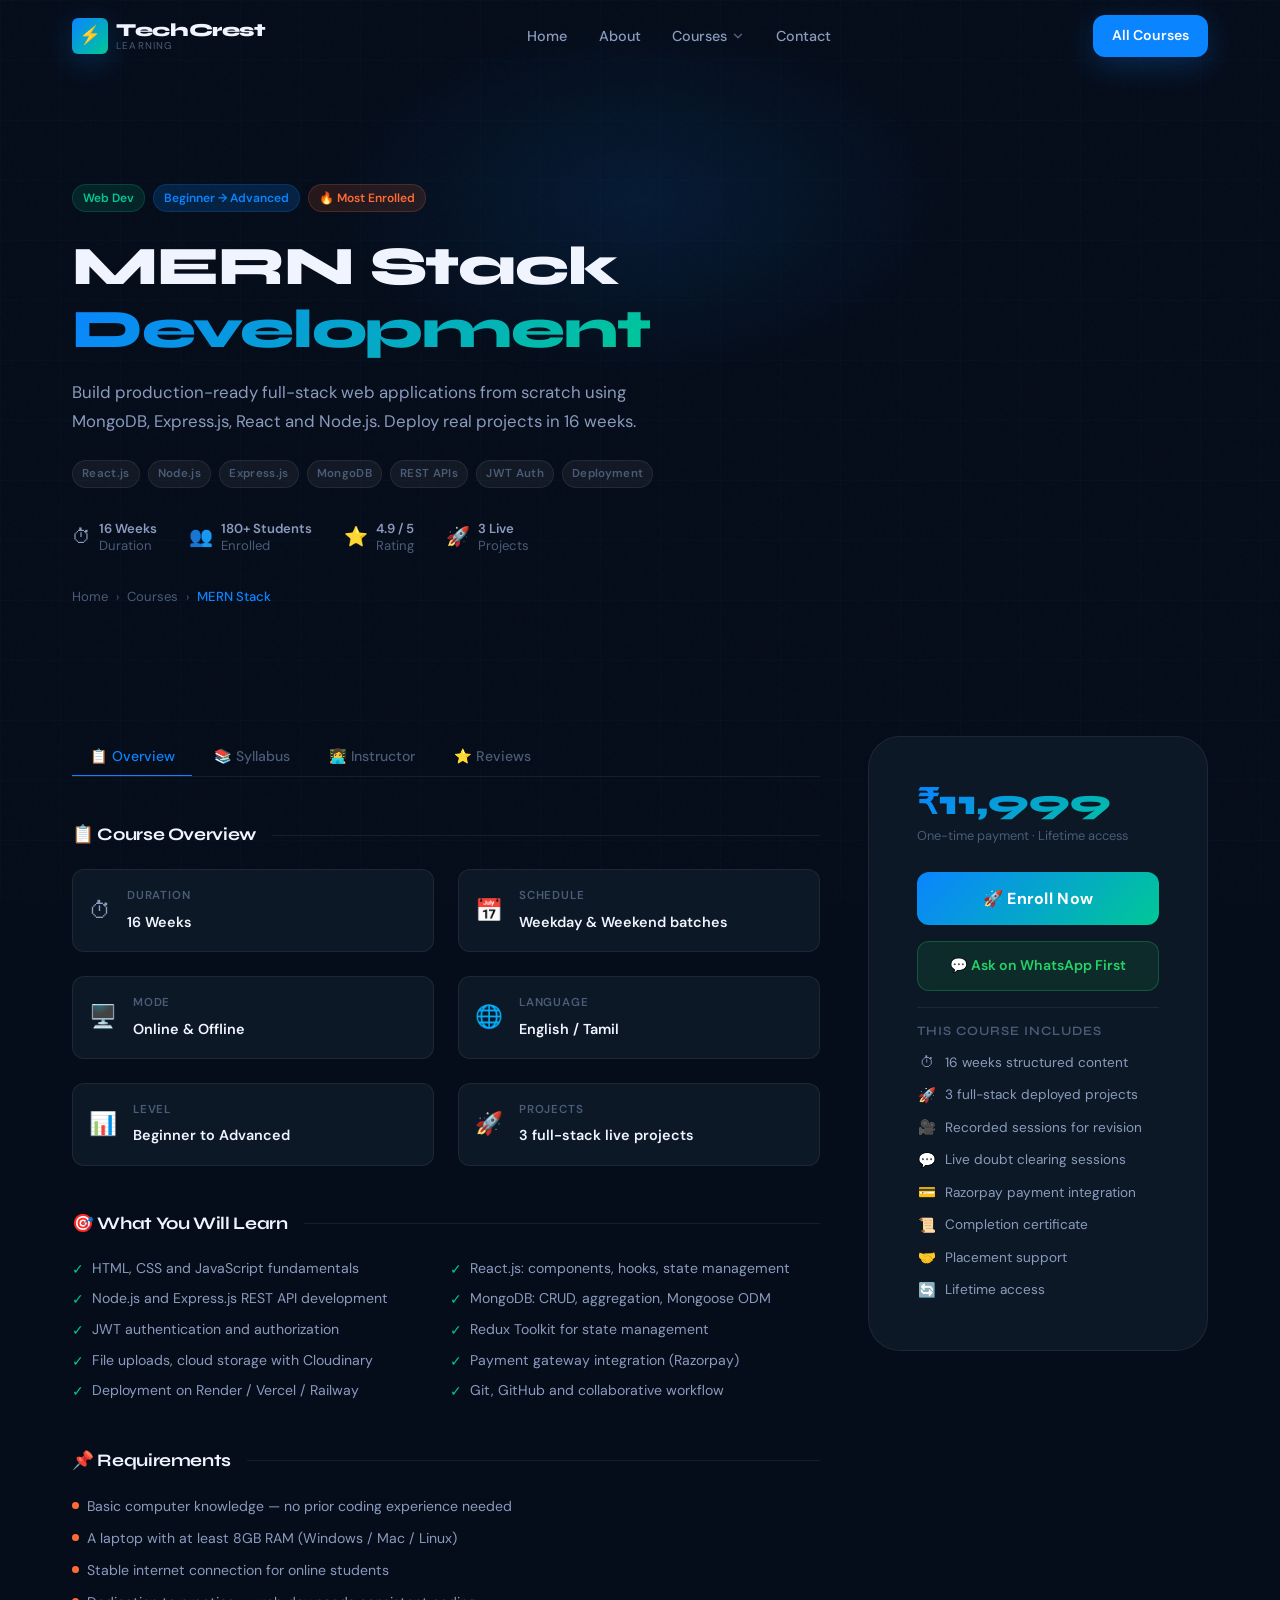
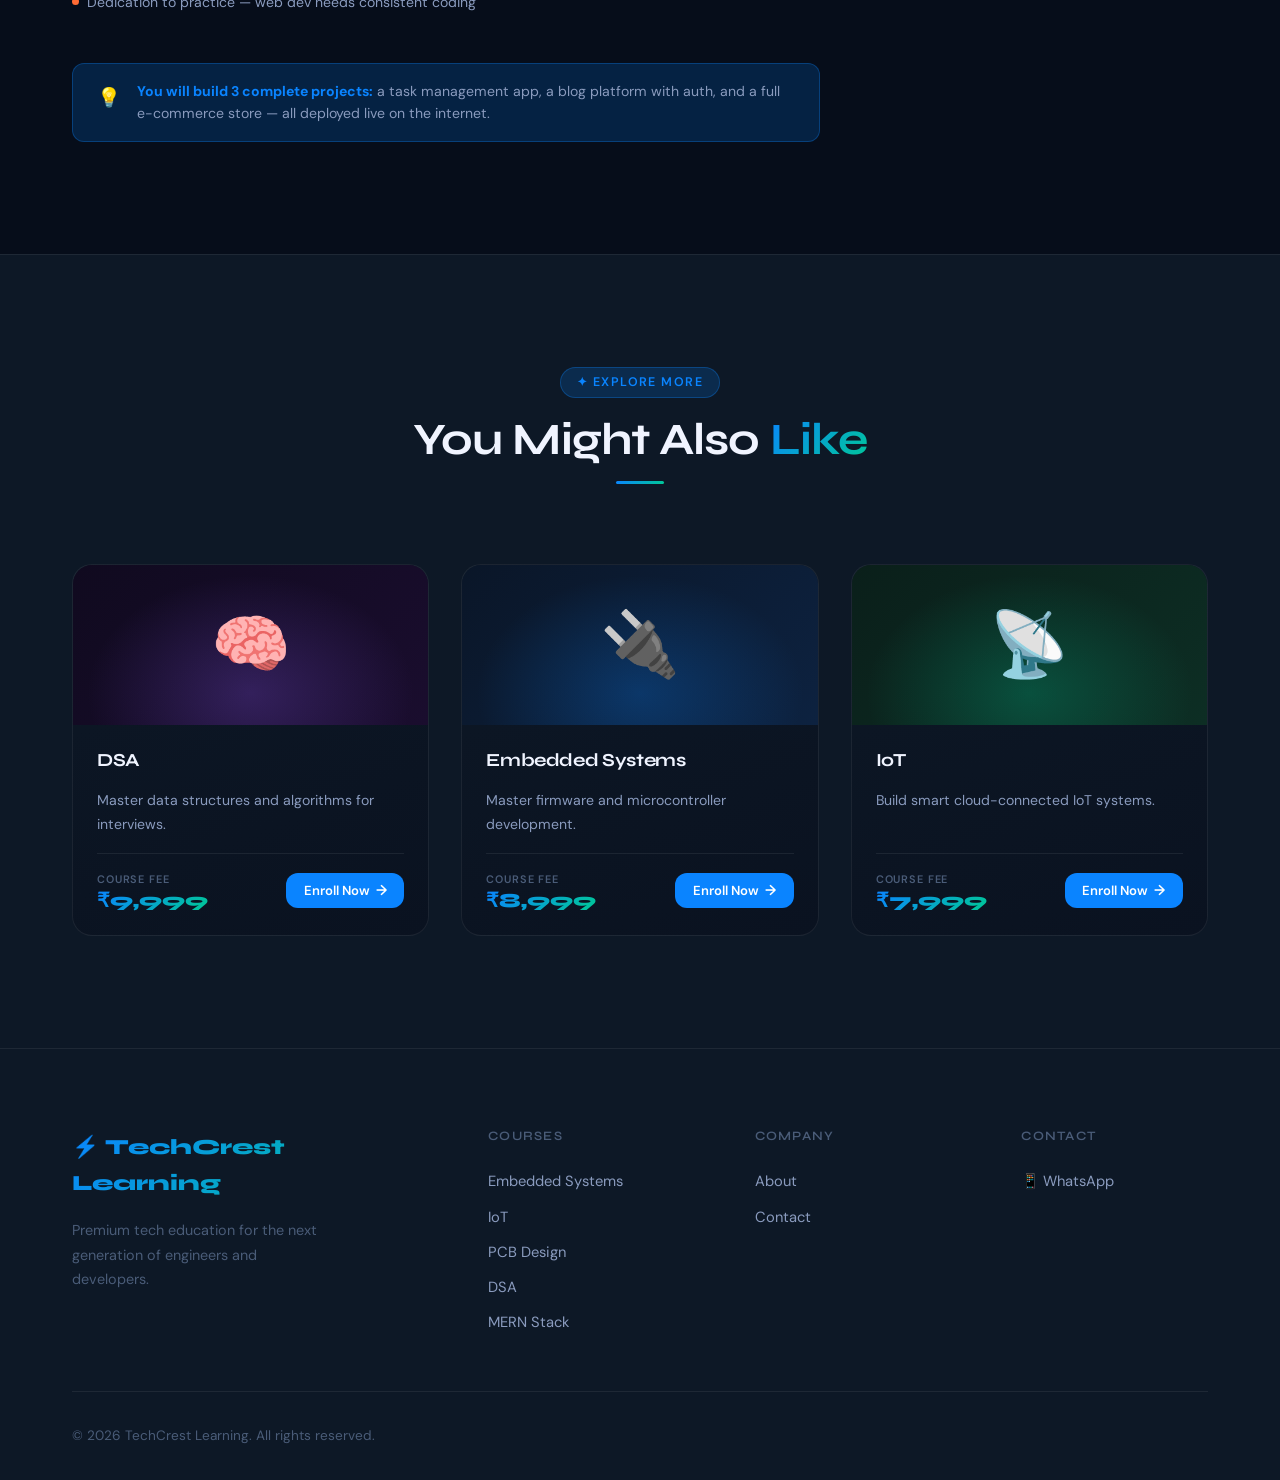
<file: courses/mernstack.html>
<!DOCTYPE html>
<html lang="en">
<head>
  <meta charset="UTF-8" />
  <meta name="viewport" content="width=device-width, initial-scale=1.0" />
  <meta name="description" content="MERN Stack Development Course — TechCrest Learning. Build full-stack web apps with MongoDB, Express, React and Node.js." />
  <title>MERN Stack Development — TechCrest Learning</title>
  <link rel="stylesheet" href="../css/style.css" />
  <link rel="stylesheet" href="../css/navbar.css" />
  <link rel="stylesheet" href="../css/hero.css" />
  <link rel="stylesheet" href="../css/cards.css" />
  <link rel="stylesheet" href="../css/enrollment.css" />
  <link rel="stylesheet" href="../css/responsive.css" />
</head>
<body>

<!-- NAVBAR -->
<nav class="navbar" role="navigation">
  <div class="container">
    <a href="../index.html" class="nav-logo"><div class="logo-icon">⚡</div><div class="logo-text">TechCrest<span>Learning</span></div></a>
    <ul class="nav-links">
      <li><a href="../index.html">Home</a></li>
      <li><a href="../about.html">About</a></li>
      <li class="nav-dropdown">
        <a href="../courses.html" class="active">Courses<svg class="chevron" viewBox="0 0 24 24" fill="none" stroke="currentColor" stroke-width="2.5" stroke-linecap="round" stroke-linejoin="round"><polyline points="6 9 12 15 18 9"/></svg></a>
        <ul class="dropdown-menu">
          <li><a href="embedded.html"><span class="course-dot"></span>Embedded Systems</a></li>
          <li><a href="iot.html"><span class="course-dot"></span>Internet of Things</a></li>
          <li><a href="pcb.html"><span class="course-dot"></span>PCB Design</a></li>
          <li><a href="dsa.html"><span class="course-dot"></span>DSA</a></li>
          <li><a href="mernstack.html"><span class="course-dot"></span>MERN Stack</a></li>
        </ul>
      </li>
      <li><a href="../contact.html">Contact</a></li>
    </ul>
    <div class="nav-actions"><a href="../courses.html" class="nav-cta">All Courses</a></div>
    <button class="nav-hamburger" aria-label="Toggle menu" aria-expanded="false"><span class="hamburger-bar"></span><span class="hamburger-bar"></span><span class="hamburger-bar"></span></button>
  </div>
</nav>
<div class="nav-mobile-menu" role="dialog">
  <ul class="mobile-nav-links">
    <li><a href="../index.html">🏠 Home</a></li>
    <li><a href="../about.html">🏢 About</a></li>
    <li><a href="../courses.html" class="mobile-submenu-toggle active">📚 Courses<svg class="chevron" width="14" height="14" viewBox="0 0 24 24" fill="none" stroke="currentColor" stroke-width="2.5" stroke-linecap="round" stroke-linejoin="round" style="margin-left:auto"><polyline points="6 9 12 15 18 9"/></svg></a>
      <ul class="mobile-submenu">
        <li><a href="embedded.html">🔌 Embedded Systems</a></li>
        <li><a href="iot.html">📡 Internet of Things</a></li>
        <li><a href="pcb.html">🔧 PCB Design</a></li>
        <li><a href="dsa.html">🧠 DSA</a></li>
        <li><a href="mernstack.html">💻 MERN Stack</a></li>
      </ul>
    </li>
    <li><a href="../contact.html">📞 Contact</a></li>
  </ul>
  <div class="mobile-nav-cta"><button class="btn btn-gradient btn-lg" style="width:100%" data-course="mern">Enroll Now →</button></div>
</div>

<!-- COURSE HERO -->
<section class="page-hero" style="text-align:left;padding-bottom:var(--space-3xl);">
  <div class="container">
    <div style="display:flex;flex-wrap:wrap;gap:var(--space-sm);margin-bottom:var(--space-lg);">
      <span class="badge badge-teal">Web Dev</span>
      <span class="badge badge-blue">Beginner → Advanced</span>
      <span class="badge badge-orange">🔥 Most Enrolled</span>
    </div>
    <h1 style="text-align:left;font-size:clamp(2rem,5vw,3.4rem);">MERN Stack <span class="text-gradient">Development</span></h1>
    <p style="text-align:left;max-width:620px;margin:var(--space-md) 0 var(--space-lg);font-size:1.05rem;">Build production-ready full-stack web applications from scratch using MongoDB, Express.js, React and Node.js. Deploy real projects in 16 weeks.</p>
    <div style="display:flex;flex-wrap:wrap;gap:var(--space-sm);margin-bottom:var(--space-xl);">
      <span class="skill-tag course-tag">React.js</span>
      <span class="skill-tag course-tag">Node.js</span>
      <span class="skill-tag course-tag">Express.js</span>
      <span class="skill-tag course-tag">MongoDB</span>
      <span class="skill-tag course-tag">REST APIs</span>
      <span class="skill-tag course-tag">JWT Auth</span>
      <span class="skill-tag course-tag">Deployment</span>
    </div>
    <div style="display:flex;flex-wrap:wrap;gap:var(--space-xl);">
      <div class="trust-item"><span class="trust-icon">⏱</span><div class="trust-text"><strong>16 Weeks</strong>Duration</div></div>
      <div class="trust-item"><span class="trust-icon">👥</span><div class="trust-text"><strong>180+ Students</strong>Enrolled</div></div>
      <div class="trust-item"><span class="trust-icon">⭐</span><div class="trust-text"><strong>4.9 / 5</strong>Rating</div></div>
      <div class="trust-item"><span class="trust-icon">🚀</span><div class="trust-text"><strong>3 Live</strong>Projects</div></div>
    </div>
    <div class="breadcrumb" style="justify-content:flex-start;margin-top:var(--space-xl);">
      <a href="../index.html">Home</a><span class="sep">›</span>
      <a href="../courses.html">Courses</a><span class="sep">›</span>
      <span class="current">MERN Stack</span>
    </div>
  </div>
</section>

<!-- COURSE BODY -->
<section class="section" style="padding-top:var(--space-2xl);">
  <div class="container">
    <div class="course-page-layout">
      <div class="course-main-content">
        <div class="tabs-container">
          <div class="tabs-nav">
            <button class="tab-btn active" data-tab="overview">📋 Overview</button>
            <button class="tab-btn" data-tab="syllabus">📚 Syllabus</button>
            <button class="tab-btn" data-tab="instructor">👩‍💻 Instructor</button>
            <button class="tab-btn" data-tab="reviews">⭐ Reviews</button>
          </div>

          <!-- OVERVIEW -->
          <div class="tab-panel active" data-panel="overview">
            <div class="content-section">
              <h2 class="content-section-title">📋 Course Overview</h2>
              <div class="course-overview-grid">
                <div class="overview-item"><span class="ov-icon">⏱</span><div><span class="ov-label">Duration</span><span class="ov-value">16 Weeks</span></div></div>
                <div class="overview-item"><span class="ov-icon">📅</span><div><span class="ov-label">Schedule</span><span class="ov-value">Weekday & Weekend batches</span></div></div>
                <div class="overview-item"><span class="ov-icon">🖥️</span><div><span class="ov-label">Mode</span><span class="ov-value">Online & Offline</span></div></div>
                <div class="overview-item"><span class="ov-icon">🌐</span><div><span class="ov-label">Language</span><span class="ov-value">English / Tamil</span></div></div>
                <div class="overview-item"><span class="ov-icon">📊</span><div><span class="ov-label">Level</span><span class="ov-value">Beginner to Advanced</span></div></div>
                <div class="overview-item"><span class="ov-icon">🚀</span><div><span class="ov-label">Projects</span><span class="ov-value">3 full-stack live projects</span></div></div>
              </div>
            </div>
            <div class="content-section">
              <h2 class="content-section-title">🎯 What You Will Learn</h2>
              <div class="learn-grid">
                <div class="learn-item"><span class="learn-check">✓</span>HTML, CSS and JavaScript fundamentals</div>
                <div class="learn-item"><span class="learn-check">✓</span>React.js: components, hooks, state management</div>
                <div class="learn-item"><span class="learn-check">✓</span>Node.js and Express.js REST API development</div>
                <div class="learn-item"><span class="learn-check">✓</span>MongoDB: CRUD, aggregation, Mongoose ODM</div>
                <div class="learn-item"><span class="learn-check">✓</span>JWT authentication and authorization</div>
                <div class="learn-item"><span class="learn-check">✓</span>Redux Toolkit for state management</div>
                <div class="learn-item"><span class="learn-check">✓</span>File uploads, cloud storage with Cloudinary</div>
                <div class="learn-item"><span class="learn-check">✓</span>Payment gateway integration (Razorpay)</div>
                <div class="learn-item"><span class="learn-check">✓</span>Deployment on Render / Vercel / Railway</div>
                <div class="learn-item"><span class="learn-check">✓</span>Git, GitHub and collaborative workflow</div>
              </div>
            </div>
            <div class="content-section">
              <h2 class="content-section-title">📌 Requirements</h2>
              <div class="requirements-list">
                <div class="req-item"><span class="req-dot"></span>Basic computer knowledge — no prior coding experience needed</div>
                <div class="req-item"><span class="req-dot"></span>A laptop with at least 8GB RAM (Windows / Mac / Linux)</div>
                <div class="req-item"><span class="req-dot"></span>Stable internet connection for online students</div>
                <div class="req-item"><span class="req-dot"></span>Dedication to practice — web dev needs consistent coding</div>
              </div>
            </div>
            <div class="info-box">
              <span class="info-icon">💡</span>
              <p><strong>You will build 3 complete projects:</strong> a task management app, a blog platform with auth, and a full e-commerce store — all deployed live on the internet.</p>
            </div>
          </div>

          <!-- SYLLABUS -->
          <div class="tab-panel" data-panel="syllabus">
            <div class="content-section">
              <h2 class="content-section-title">📚 Course Syllabus</h2>
              <div class="syllabus-list">

                <div class="syllabus-item">
                  <div class="syllabus-item-header"><div class="week-number">W1–2</div><div class="syllabus-header-text"><div class="week-title">Web Fundamentals: HTML, CSS & JavaScript</div><div class="week-meta">8 topics · 8 hrs</div></div><span class="accordion-icon">+</span></div>
                  <div class="syllabus-item-content"><div class="syllabus-content-inner"><div class="syllabus-topics">
                    <div class="syllabus-topic"><span class="topic-bullet"></span>HTML5: semantic elements, forms, tables</div>
                    <div class="syllabus-topic"><span class="topic-bullet"></span>CSS3: flexbox, grid, animations, responsive design</div>
                    <div class="syllabus-topic"><span class="topic-bullet"></span>JavaScript ES6+: let/const, arrow functions, destructuring</div>
                    <div class="syllabus-topic"><span class="topic-bullet"></span>DOM manipulation and event handling</div>
                    <div class="syllabus-topic"><span class="topic-bullet"></span>Promises, async/await and fetch API</div>
                    <div class="syllabus-topic"><span class="topic-bullet"></span>Git and GitHub: version control workflow</div>
                    <div class="syllabus-topic"><span class="topic-bullet"></span>NPM and package management</div>
                    <div class="syllabus-topic"><span class="topic-bullet"></span>Project: Responsive portfolio website</div>
                  </div></div></div>
                </div>

                <div class="syllabus-item">
                  <div class="syllabus-item-header"><div class="week-number">W3–5</div><div class="syllabus-header-text"><div class="week-title">React.js Fundamentals & Advanced</div><div class="week-meta">9 topics · 10 hrs</div></div><span class="accordion-icon">+</span></div>
                  <div class="syllabus-item-content"><div class="syllabus-content-inner"><div class="syllabus-topics">
                    <div class="syllabus-topic"><span class="topic-bullet"></span>React components: functional components and JSX</div>
                    <div class="syllabus-topic"><span class="topic-bullet"></span>Props and state management</div>
                    <div class="syllabus-topic"><span class="topic-bullet"></span>React Hooks: useState, useEffect, useContext</div>
                    <div class="syllabus-topic"><span class="topic-bullet"></span>React Router for multi-page navigation</div>
                    <div class="syllabus-topic"><span class="topic-bullet"></span>Forms and controlled components</div>
                    <div class="syllabus-topic"><span class="topic-bullet"></span>Custom hooks and reusable components</div>
                    <div class="syllabus-topic"><span class="topic-bullet"></span>Redux Toolkit: store, slice, async thunks</div>
                    <div class="syllabus-topic"><span class="topic-bullet"></span>Tailwind CSS with React</div>
                    <div class="syllabus-topic"><span class="topic-bullet"></span>Project: Task management app (frontend)</div>
                  </div></div></div>
                </div>

                <div class="syllabus-item">
                  <div class="syllabus-item-header"><div class="week-number">W6–8</div><div class="syllabus-header-text"><div class="week-title">Node.js & Express.js Backend</div><div class="week-meta">8 topics · 10 hrs</div></div><span class="accordion-icon">+</span></div>
                  <div class="syllabus-item-content"><div class="syllabus-content-inner"><div class="syllabus-topics">
                    <div class="syllabus-topic"><span class="topic-bullet"></span>Node.js fundamentals: event loop, modules, file system</div>
                    <div class="syllabus-topic"><span class="topic-bullet"></span>Express.js: routing, middleware, error handling</div>
                    <div class="syllabus-topic"><span class="topic-bullet"></span>REST API design principles and best practices</div>
                    <div class="syllabus-topic"><span class="topic-bullet"></span>Request validation with express-validator</div>
                    <div class="syllabus-topic"><span class="topic-bullet"></span>File upload handling with Multer + Cloudinary</div>
                    <div class="syllabus-topic"><span class="topic-bullet"></span>Environment variables and configuration management</div>
                    <div class="syllabus-topic"><span class="topic-bullet"></span>API testing with Postman</div>
                    <div class="syllabus-topic"><span class="topic-bullet"></span>Project: Blog REST API with CRUD operations</div>
                  </div></div></div>
                </div>

                <div class="syllabus-item">
                  <div class="syllabus-item-header"><div class="week-number">W9–10</div><div class="syllabus-header-text"><div class="week-title">MongoDB & Mongoose</div><div class="week-meta">7 topics · 8 hrs</div></div><span class="accordion-icon">+</span></div>
                  <div class="syllabus-item-content"><div class="syllabus-content-inner"><div class="syllabus-topics">
                    <div class="syllabus-topic"><span class="topic-bullet"></span>NoSQL vs SQL: when to use MongoDB</div>
                    <div class="syllabus-topic"><span class="topic-bullet"></span>MongoDB Atlas setup and compass GUI</div>
                    <div class="sylvabus-topic"><span class="topic-bullet"></span>Mongoose schemas, models and validation</div>
                    <div class="syllabus-topic"><span class="topic-bullet"></span>CRUD operations and query operators</div>
                    <div class="syllabus-topic"><span class="topic-bullet"></span>Aggregation pipeline for data processing</div>
                    <div class="syllabus-topic"><span class="topic-bullet"></span>Relationships: populate and embedding</div>
                    <div class="syllabus-topic"><span class="topic-bullet"></span>Indexing for performance optimization</div>
                  </div></div></div>
                </div>

                <div class="syllabus-item">
                  <div class="syllabus-item-header"><div class="week-number">W11–12</div><div class="syllabus-header-text"><div class="week-title">Authentication, Security & Payments</div><div class="week-meta">7 topics · 8 hrs</div></div><span class="accordion-icon">+</span></div>
                  <div class="syllabus-item-content"><div class="syllabus-content-inner"><div class="syllabus-topics">
                    <div class="syllabus-topic"><span class="topic-bullet"></span>JWT authentication: access tokens and refresh tokens</div>
                    <div class="syllabus-topic"><span class="topic-bullet"></span>Password hashing with bcrypt</div>
                    <div class="syllabus-topic"><span class="topic-bullet"></span>Google OAuth 2.0 with Passport.js</div>
                    <div class="syllabus-topic"><span class="topic-bullet"></span>Role-based access control (RBAC)</div>
                    <div class="syllabus-topic"><span class="topic-bullet"></span>API security: rate limiting, CORS, helmet</div>
                    <div class="syllabus-topic"><span class="topic-bullet"></span>Razorpay payment gateway integration</div>
                    <div class="syllabus-topic"><span class="topic-bullet"></span>Email notifications with Nodemailer</div>
                  </div></div></div>
                </div>

                <div class="syllabus-item">
                  <div class="syllabus-item-header"><div class="week-number">W13–14</div><div class="syllabus-header-text"><div class="week-title">Full-Stack Integration & Real-Time Features</div><div class="week-meta">6 topics · 8 hrs</div></div><span class="accordion-icon">+</span></div>
                  <div class="syllabus-item-content"><div class="syllabus-content-inner"><div class="syllabus-topics">
                    <div class="syllabus-topic"><span class="topic-bullet"></span>Connecting React frontend to Express backend</div>
                    <div class="syllabus-topic"><span class="topic-bullet"></span>Axios and API integration patterns</div>
                    <div class="syllabus-topic"><span class="topic-bullet"></span>Real-time features with Socket.io</div>
                    <div class="syllabus-topic"><span class="topic-bullet"></span>Image optimization and lazy loading</div>
                    <div class="syllabus-topic"><span class="topic-bullet"></span>Search and filtering with MongoDB text indexes</div>
                    <div class="syllabus-topic"><span class="topic-bullet"></span>Project: Full e-commerce store (React + Node + MongoDB)</div>
                  </div></div></div>
                </div>

                <div class="syllabus-item">
                  <div class="syllabus-item-header"><div class="week-number">W15–16</div><div class="syllabus-header-text"><div class="week-title">Deployment, DevOps Basics & Career Prep</div><div class="week-meta">7 topics · 8 hrs</div></div><span class="accordion-icon">+</span></div>
                  <div class="syllabus-item-content"><div class="syllabus-content-inner"><div class="syllabus-topics">
                    <div class="syllabus-topic"><span class="topic-bullet"></span>Deploying React app on Vercel</div>
                    <div class="syllabus-topic"><span class="topic-bullet"></span>Deploying Node.js API on Render / Railway</div>
                    <div class="syllabus-topic"><span class="topic-bullet"></span>MongoDB Atlas production configuration</div>
                    <div class="syllabus-topic"><span class="topic-bullet"></span>CI/CD basics with GitHub Actions</div>
                    <div class="syllabus-topic"><span class="topic-bullet"></span>Custom domain setup and SSL certificates</div>
                    <div class="syllabus-topic"><span class="topic-bullet"></span>Portfolio + GitHub profile for job applications</div>
                    <div class="syllabus-topic"><span class="topic-bullet"></span>Mock interview: full-stack concepts + system design intro</div>
                  </div></div></div>
                </div>

              </div>
            </div>
          </div>

          <!-- INSTRUCTOR -->
          <div class="tab-panel" data-panel="instructor">
            <div class="content-section">
              <h2 class="content-section-title">👩‍💻 Your Instructor</h2>
              <div class="instructor-card">
                <div class="instructor-avatar-lg">👩‍💻</div>
                <div class="instructor-details">
                  <h3>Preethi Nair</h3>
                  <div class="instructor-title">Full-Stack Developer · MERN Specialist · 6 Years Experience</div>
                  <p class="instructor-bio">Preethi is a full-stack developer with 6 years of experience building SaaS products for startups and mid-size companies. She has worked extensively with React, Node.js, and MongoDB and has shipped products used by thousands of users. Passionate about clean code and developer experience, she brings real production knowledge into every session. She has helped 180+ students go from zero HTML knowledge to full-stack developers with live deployed projects.</p>
                  <div class="instructor-stats">
                    <div class="inst-stat"><span class="val">180+</span><span class="lbl">Students</span></div>
                    <div class="inst-stat"><span class="val">6 yrs</span><span class="lbl">Experience</span></div>
                    <div class="inst-stat"><span class="val">4.9★</span><span class="lbl">Rating</span></div>
                  </div>
                </div>
              </div>
            </div>
          </div>

          <!-- REVIEWS -->
          <div class="tab-panel" data-panel="reviews">
            <div class="content-section">
              <h2 class="content-section-title">⭐ Student Reviews</h2>
              <div class="testimonials-grid" style="grid-template-columns:repeat(2,1fr);">
                <div class="testimonial-card">
                  <div class="testimonial-stars"><span class="star">★</span><span class="star">★</span><span class="star">★</span><span class="star">★</span><span class="star">★</span></div>
                  <p class="testimonial-quote">I joined with zero web dev knowledge and graduated with 3 deployed projects on my portfolio. Preethi's teaching style is clear, patient and incredibly practical. Best course ever!</p>
                  <div class="testimonial-author"><div class="author-avatar">PR</div><div class="author-info"><div class="author-name">Priya Rajan</div><div class="author-course">Batch 2024</div></div></div>
                </div>
                <div class="testimonial-card">
                  <div class="testimonial-stars"><span class="star">★</span><span class="star">★</span><span class="star">★</span><span class="star">★</span><span class="star">★</span></div>
                  <p class="testimonial-quote">The e-commerce project in the last module is worth the entire fee alone. Razorpay integration, JWT auth, cloud image uploads — all in one project. Got hired as a junior dev straight after!</p>
                  <div class="testimonial-author"><div class="author-avatar">AJ</div><div class="author-info"><div class="author-name">Akash J</div><div class="author-course">Batch 2023</div></div></div>
                </div>
              </div>
            </div>
          </div>

        </div>
      </div>

      <!-- SIDEBAR -->
      <aside>
        <div class="enroll-section">
          <div class="enroll-price"><span class="price-tag">₹11,999</span><span class="price-note">One-time payment · Lifetime access</span></div>
          <button class="enroll-btn-main" data-course="mern">🚀 Enroll Now</button>
          <a href="https://wa.me/919897654321" target="_blank" rel="noopener" style="display:flex;align-items:center;justify-content:center;gap:8px;padding:0.75rem;background:rgba(37,211,102,0.1);border:1px solid rgba(37,211,102,0.25);border-radius:var(--radius-md);color:#25D366;font-size:0.88rem;font-weight:600;margin-bottom:var(--space-md);transition:var(--transition-fast);text-decoration:none;">💬 Ask on WhatsApp First</a>
          <div class="enroll-includes">
            <h4>This Course Includes</h4>
            <div class="include-item"><span class="include-icon">⏱</span>16 weeks structured content</div>
            <div class="include-item"><span class="include-icon">🚀</span>3 full-stack deployed projects</div>
            <div class="include-item"><span class="include-icon">🎥</span>Recorded sessions for revision</div>
            <div class="include-item"><span class="include-icon">💬</span>Live doubt clearing sessions</div>
            <div class="include-item"><span class="include-icon">💳</span>Razorpay payment integration</div>
            <div class="include-item"><span class="include-icon">📜</span>Completion certificate</div>
            <div class="include-item"><span class="include-icon">🤝</span>Placement support</div>
            <div class="include-item"><span class="include-icon">🔄</span>Lifetime access</div>
          </div>
        </div>
      </aside>

    </div>
  </div>
</section>

<!-- RELATED -->
<section class="section" style="background:var(--bg-card);border-top:1px solid var(--border);">
  <div class="container">
    <div class="section-header reveal"><span class="eyebrow">✦ Explore More</span><h2>You Might Also <span class="text-gradient">Like</span></h2><div class="divider"></div></div>
    <div class="courses-grid" style="grid-template-columns:repeat(3,1fr);">
      <div class="course-card reveal reveal-delay-1" data-href="dsa.html" style="cursor:pointer;"><div class="course-card-banner banner-dsa"><span class="banner-icon">🧠</span></div><div class="course-card-body"><h3 class="course-card-title">DSA</h3><p class="course-card-desc">Master data structures and algorithms for interviews.</p><div class="course-card-footer"><div class="course-price"><span class="price-label">Course Fee</span><span class="price-value">₹9,999</span></div><button class="btn-enroll" data-course="dsa">Enroll Now <span class="arrow">→</span></button></div></div></div>
      <div class="course-card reveal reveal-delay-2" data-href="embedded.html" style="cursor:pointer;"><div class="course-card-banner banner-embedded"><span class="banner-icon">🔌</span></div><div class="course-card-body"><h3 class="course-card-title">Embedded Systems</h3><p class="course-card-desc">Master firmware and microcontroller development.</p><div class="course-card-footer"><div class="course-price"><span class="price-label">Course Fee</span><span class="price-value">₹8,999</span></div><button class="btn-enroll" data-course="embedded">Enroll Now <span class="arrow">→</span></button></div></div></div>
      <div class="course-card reveal reveal-delay-3" data-href="iot.html" style="cursor:pointer;"><div class="course-card-banner banner-iot"><span class="banner-icon">📡</span></div><div class="course-card-body"><h3 class="course-card-title">IoT</h3><p class="course-card-desc">Build smart cloud-connected IoT systems.</p><div class="course-card-footer"><div class="course-price"><span class="price-label">Course Fee</span><span class="price-value">₹7,999</span></div><button class="btn-enroll" data-course="iot">Enroll Now <span class="arrow">→</span></button></div></div></div>
    </div>
  </div>
</section>

<footer><div class="container"><div class="footer-grid"><div class="footer-brand"><span class="logo">⚡ TechCrest Learning</span><p>Premium tech education for the next generation of engineers and developers.</p></div><div class="footer-col"><h4>Courses</h4><ul><li><a href="embedded.html">Embedded Systems</a></li><li><a href="iot.html">IoT</a></li><li><a href="pcb.html">PCB Design</a></li><li><a href="dsa.html">DSA</a></li><li><a href="mernstack.html">MERN Stack</a></li></ul></div><div class="footer-col"><h4>Company</h4><ul><li><a href="../about.html">About</a></li><li><a href="../contact.html">Contact</a></li></ul></div><div class="footer-col"><h4>Contact</h4><ul><li><a href="https://wa.me/919897654321">📱 WhatsApp</a></li></ul></div></div><div class="footer-bottom"><p>© <span id="current-year"></span> TechCrest Learning. All rights reserved.</p></div></div></footer>

<!-- MODAL -->
<div class="modal-overlay" id="enrollModal" role="dialog" aria-modal="true" aria-labelledby="modalCourseName"><div class="modal-backdrop"></div><div class="modal-box"><div class="modal-header"><div class="modal-header-top"><div class="modal-course-icon" id="modalCourseIcon">🎓</div><div class="modal-header-text"><span class="modal-eyebrow">Enroll Now</span><h3 id="modalCourseName">Course Name</h3></div><button class="modal-close" id="modalClose" aria-label="Close modal">✕</button></div><p>Fill in your details. We will connect on WhatsApp instantly.</p></div><div style="padding:0 var(--space-xl);"><div class="modal-steps"><div class="modal-step-dot active"></div><div class="modal-step-dot"></div><div class="modal-step-dot"></div></div></div><div class="modal-body"><div id="formView" style="display:flex;flex-direction:column;gap:var(--space-lg);"><form class="enrollment-form" id="enrollmentForm" novalidate><div class="form-group"><label><span class="lbl-icon">📚</span> Course</label><div class="course-display-field" id="courseDisplayField">— auto filled —<span class="lock-icon">🔒</span></div></div><div class="form-group"><label for="enrollName"><span class="lbl-icon">👤</span> Full Name</label><input type="text" id="enrollName" name="name" placeholder="e.g. Ravi Kumar" autocomplete="name" /><div class="field-error" id="nameError"></div></div><div class="form-group"><label for="enrollEmail"><span class="lbl-icon">📧</span> Email Address</label><input type="email" id="enrollEmail" name="email" placeholder="e.g. ravi@email.com" autocomplete="email" /><div class="field-error" id="emailError"></div></div><div class="form-group"><label for="enrollPhone"><span class="lbl-icon">📱</span> Phone Number</label><input type="tel" id="enrollPhone" name="phone" placeholder="10-digit mobile number" autocomplete="tel" maxlength="10" /><div class="field-error" id="phoneError"></div></div><div class="privacy-note"><span class="privacy-icon">🔒</span><p>Your details are <strong>100% private</strong>.</p></div><button type="submit" class="btn-submit-enroll" id="submitEnrollBtn"><div class="spinner"></div><span class="btn-text"><span class="whatsapp-icon">💬</span> Continue to WhatsApp</span></button></form></div><div class="modal-success" id="successView"><div class="success-checkmark">✅</div><div class="success-title">You're All Set!</div><p class="success-message">Hi <strong id="successStudentName">there</strong>! Enrollment for <strong id="successCourseName"></strong> ready. Redirecting...</p><div class="redirect-countdown">Opening WhatsApp in <span class="countdown-number" id="countdownNumber">3</span> seconds</div><a href="#" class="btn-whatsapp-manual" id="manualWhatsAppBtn" target="_blank" rel="noopener">💬 Open WhatsApp Now</a></div></div></div></div>

<script src="../js/main.js"></script>
<script src="../js/enrollment.js"></script>
<script src="../js/courses.js"></script>
<script>document.querySelectorAll('.course-card[data-href]').forEach(card=>{card.addEventListener('click',e=>{if(e.target.closest('.btn-enroll'))return;window.location.href=card.dataset.href;});});</script>
</body>
</html>
</file>
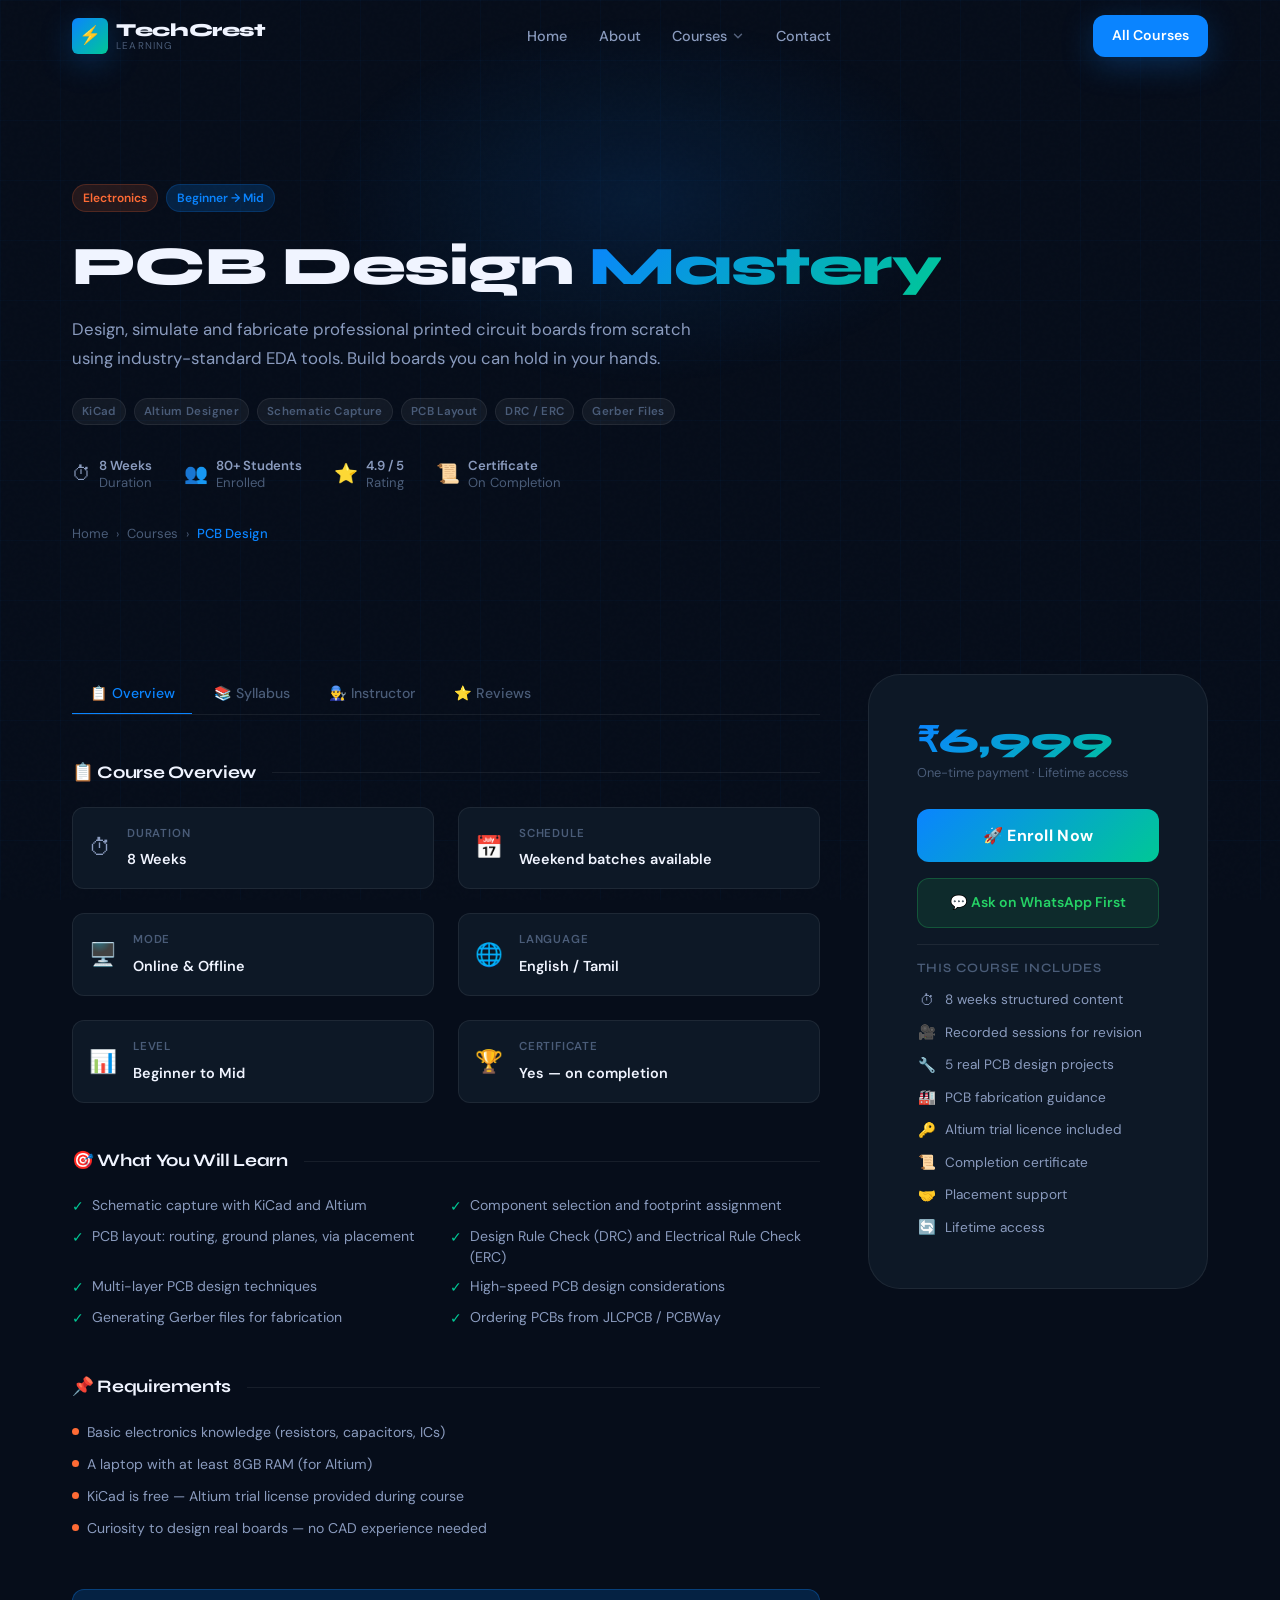
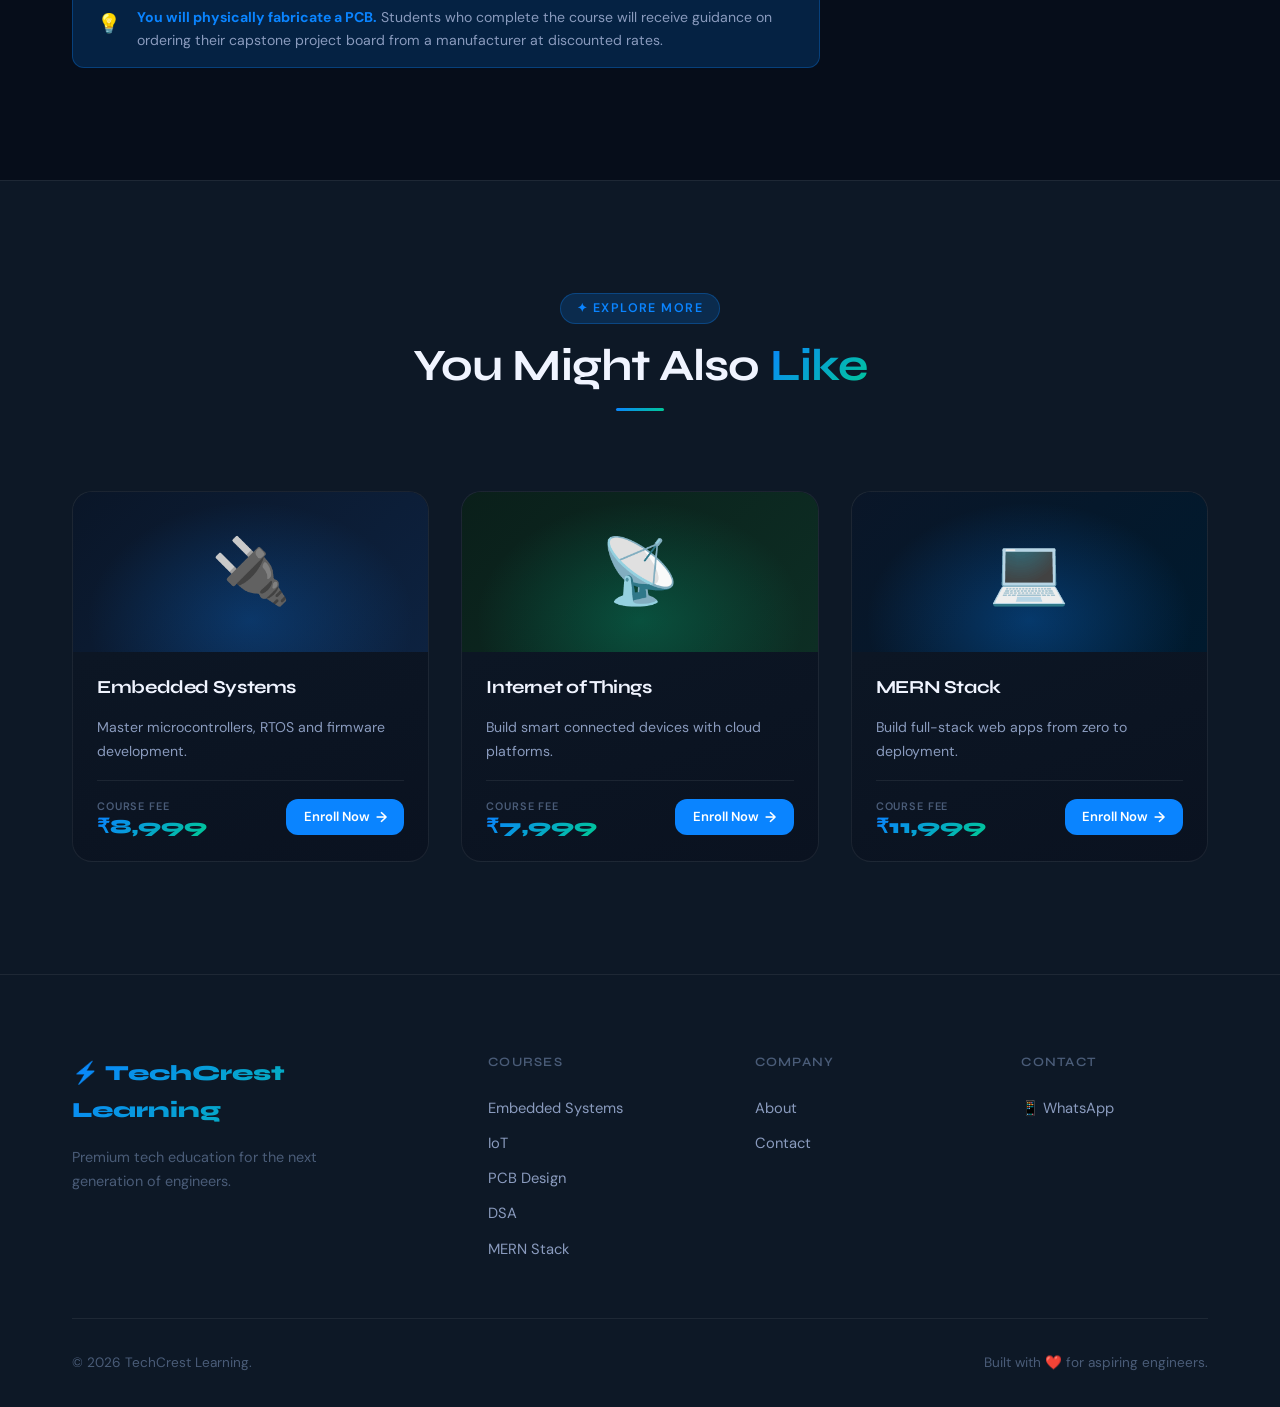
<file: courses/pcb.html>
<!DOCTYPE html>
<html lang="en">
<head>
  <meta charset="UTF-8" />
  <meta name="viewport" content="width=device-width, initial-scale=1.0" />
  <meta name="description" content="PCB Design Course — TechCrest Learning. Design professional printed circuit boards using KiCad and Altium Designer." />
  <title>PCB Design — TechCrest Learning</title>
  <link rel="stylesheet" href="../css/style.css" />
  <link rel="stylesheet" href="../css/navbar.css" />
  <link rel="stylesheet" href="../css/hero.css" />
  <link rel="stylesheet" href="../css/cards.css" />
  <link rel="stylesheet" href="../css/enrollment.css" />
  <link rel="stylesheet" href="../css/responsive.css" />
</head>
<body>

<!-- NAVBAR -->
<nav class="navbar" role="navigation">
  <div class="container">
    <a href="../index.html" class="nav-logo"><div class="logo-icon">⚡</div><div class="logo-text">TechCrest<span>Learning</span></div></a>
    <ul class="nav-links">
      <li><a href="../index.html">Home</a></li>
      <li><a href="../about.html">About</a></li>
      <li class="nav-dropdown">
        <a href="../courses.html" class="active">Courses
          <svg class="chevron" viewBox="0 0 24 24" fill="none" stroke="currentColor" stroke-width="2.5" stroke-linecap="round" stroke-linejoin="round"><polyline points="6 9 12 15 18 9"/></svg>
        </a>
        <ul class="dropdown-menu">
          <li><a href="embedded.html"><span class="course-dot"></span>Embedded Systems</a></li>
          <li><a href="iot.html"><span class="course-dot"></span>Internet of Things</a></li>
          <li><a href="pcb.html"><span class="course-dot"></span>PCB Design</a></li>
          <li><a href="dsa.html"><span class="course-dot"></span>DSA</a></li>
          <li><a href="mernstack.html"><span class="course-dot"></span>MERN Stack</a></li>
        </ul>
      </li>
      <li><a href="../contact.html">Contact</a></li>
    </ul>
    <div class="nav-actions"><a href="../courses.html" class="nav-cta">All Courses</a></div>
    <button class="nav-hamburger" aria-label="Toggle menu" aria-expanded="false"><span class="hamburger-bar"></span><span class="hamburger-bar"></span><span class="hamburger-bar"></span></button>
  </div>
</nav>
<div class="nav-mobile-menu" role="dialog">
  <ul class="mobile-nav-links">
    <li><a href="../index.html">🏠 Home</a></li>
    <li><a href="../about.html">🏢 About</a></li>
    <li><a href="../courses.html" class="mobile-submenu-toggle active">📚 Courses<svg class="chevron" width="14" height="14" viewBox="0 0 24 24" fill="none" stroke="currentColor" stroke-width="2.5" stroke-linecap="round" stroke-linejoin="round" style="margin-left:auto"><polyline points="6 9 12 15 18 9"/></svg></a>
      <ul class="mobile-submenu">
        <li><a href="embedded.html">🔌 Embedded Systems</a></li>
        <li><a href="iot.html">📡 Internet of Things</a></li>
        <li><a href="pcb.html">🔧 PCB Design</a></li>
        <li><a href="dsa.html">🧠 DSA</a></li>
        <li><a href="mernstack.html">💻 MERN Stack</a></li>
      </ul>
    </li>
    <li><a href="../contact.html">📞 Contact</a></li>
  </ul>
  <div class="mobile-nav-cta"><button class="btn btn-gradient btn-lg" style="width:100%" data-course="pcb">Enroll Now →</button></div>
</div>

<!-- COURSE HERO -->
<section class="page-hero" style="text-align:left;padding-bottom:var(--space-3xl);">
  <div class="container">
    <div style="display:flex;flex-wrap:wrap;gap:var(--space-sm);margin-bottom:var(--space-lg);">
      <span class="badge badge-orange">Electronics</span>
      <span class="badge badge-blue">Beginner → Mid</span>
    </div>
    <h1 style="text-align:left;font-size:clamp(2rem,5vw,3.4rem);">PCB Design <span class="text-gradient">Mastery</span></h1>
    <p style="text-align:left;max-width:620px;margin:var(--space-md) 0 var(--space-lg);font-size:1.05rem;">Design, simulate and fabricate professional printed circuit boards from scratch using industry-standard EDA tools. Build boards you can hold in your hands.</p>
    <div style="display:flex;flex-wrap:wrap;gap:var(--space-sm);margin-bottom:var(--space-xl);">
      <span class="skill-tag course-tag">KiCad</span>
      <span class="skill-tag course-tag">Altium Designer</span>
      <span class="skill-tag course-tag">Schematic Capture</span>
      <span class="skill-tag course-tag">PCB Layout</span>
      <span class="skill-tag course-tag">DRC / ERC</span>
      <span class="skill-tag course-tag">Gerber Files</span>
    </div>
    <div style="display:flex;flex-wrap:wrap;gap:var(--space-xl);">
      <div class="trust-item"><span class="trust-icon">⏱</span><div class="trust-text"><strong>8 Weeks</strong>Duration</div></div>
      <div class="trust-item"><span class="trust-icon">👥</span><div class="trust-text"><strong>80+ Students</strong>Enrolled</div></div>
      <div class="trust-item"><span class="trust-icon">⭐</span><div class="trust-text"><strong>4.9 / 5</strong>Rating</div></div>
      <div class="trust-item"><span class="trust-icon">📜</span><div class="trust-text"><strong>Certificate</strong>On Completion</div></div>
    </div>
    <div class="breadcrumb" style="justify-content:flex-start;margin-top:var(--space-xl);">
      <a href="../index.html">Home</a><span class="sep">›</span>
      <a href="../courses.html">Courses</a><span class="sep">›</span>
      <span class="current">PCB Design</span>
    </div>
  </div>
</section>

<!-- COURSE BODY -->
<section class="section" style="padding-top:var(--space-2xl);">
  <div class="container">
    <div class="course-page-layout">
      <div class="course-main-content">
        <div class="tabs-container">
          <div class="tabs-nav">
            <button class="tab-btn active" data-tab="overview">📋 Overview</button>
            <button class="tab-btn" data-tab="syllabus">📚 Syllabus</button>
            <button class="tab-btn" data-tab="instructor">👨‍🔧 Instructor</button>
            <button class="tab-btn" data-tab="reviews">⭐ Reviews</button>
          </div>

          <!-- OVERVIEW -->
          <div class="tab-panel active" data-panel="overview">
            <div class="content-section">
              <h2 class="content-section-title">📋 Course Overview</h2>
              <div class="course-overview-grid">
                <div class="overview-item"><span class="ov-icon">⏱</span><div><span class="ov-label">Duration</span><span class="ov-value">8 Weeks</span></div></div>
                <div class="overview-item"><span class="ov-icon">📅</span><div><span class="ov-label">Schedule</span><span class="ov-value">Weekend batches available</span></div></div>
                <div class="overview-item"><span class="ov-icon">🖥️</span><div><span class="ov-label">Mode</span><span class="ov-value">Online & Offline</span></div></div>
                <div class="overview-item"><span class="ov-icon">🌐</span><div><span class="ov-label">Language</span><span class="ov-value">English / Tamil</span></div></div>
                <div class="overview-item"><span class="ov-icon">📊</span><div><span class="ov-label">Level</span><span class="ov-value">Beginner to Mid</span></div></div>
                <div class="overview-item"><span class="ov-icon">🏆</span><div><span class="ov-label">Certificate</span><span class="ov-value">Yes — on completion</span></div></div>
              </div>
            </div>
            <div class="content-section">
              <h2 class="content-section-title">🎯 What You Will Learn</h2>
              <div class="learn-grid">
                <div class="learn-item"><span class="learn-check">✓</span>Schematic capture with KiCad and Altium</div>
                <div class="learn-item"><span class="learn-check">✓</span>Component selection and footprint assignment</div>
                <div class="learn-item"><span class="learn-check">✓</span>PCB layout: routing, ground planes, via placement</div>
                <div class="learn-item"><span class="learn-check">✓</span>Design Rule Check (DRC) and Electrical Rule Check (ERC)</div>
                <div class="learn-item"><span class="learn-check">✓</span>Multi-layer PCB design techniques</div>
                <div class="learn-item"><span class="learn-check">✓</span>High-speed PCB design considerations</div>
                <div class="learn-item"><span class="learn-check">✓</span>Generating Gerber files for fabrication</div>
                <div class="learn-item"><span class="learn-check">✓</span>Ordering PCBs from JLCPCB / PCBWay</div>
              </div>
            </div>
            <div class="content-section">
              <h2 class="content-section-title">📌 Requirements</h2>
              <div class="requirements-list">
                <div class="req-item"><span class="req-dot"></span>Basic electronics knowledge (resistors, capacitors, ICs)</div>
                <div class="req-item"><span class="req-dot"></span>A laptop with at least 8GB RAM (for Altium)</div>
                <div class="req-item"><span class="req-dot"></span>KiCad is free — Altium trial license provided during course</div>
                <div class="req-item"><span class="req-dot"></span>Curiosity to design real boards — no CAD experience needed</div>
              </div>
            </div>
            <div class="info-box">
              <span class="info-icon">💡</span>
              <p><strong>You will physically fabricate a PCB.</strong> Students who complete the course will receive guidance on ordering their capstone project board from a manufacturer at discounted rates.</p>
            </div>
          </div>

          <!-- SYLLABUS -->
          <div class="tab-panel" data-panel="syllabus">
            <div class="content-section">
              <h2 class="content-section-title">📚 Course Syllabus</h2>
              <div class="syllabus-list">

                <div class="syllabus-item">
                  <div class="syllabus-item-header"><div class="week-number">W1</div><div class="syllabus-header-text"><div class="week-title">PCB Fundamentals & KiCad Setup</div><div class="week-meta">5 topics · 4 hrs</div></div><span class="accordion-icon">+</span></div>
                  <div class="syllabus-item-content"><div class="syllabus-content-inner"><div class="syllabus-topics">
                    <div class="syllabus-topic"><span class="topic-bullet"></span>What is a PCB? Layers, substrates and copper traces</div>
                    <div class="syllabus-topic"><span class="topic-bullet"></span>PCB manufacturing process overview</div>
                    <div class="syllabus-topic"><span class="topic-bullet"></span>Installing and navigating KiCad 7</div>
                    <div class="syllabus-topic"><span class="topic-bullet"></span>KiCad project structure: schematic + PCB editor</div>
                    <div class="syllabus-topic"><span class="topic-bullet"></span>Your first schematic: simple LED circuit</div>
                  </div></div></div>
                </div>

                <div class="syllabus-item">
                  <div class="syllabus-item-header"><div class="week-number">W2</div><div class="syllabus-header-text"><div class="week-title">Schematic Capture & Symbol Libraries</div><div class="week-meta">6 topics · 5 hrs</div></div><span class="accordion-icon">+</span></div>
                  <div class="syllabus-item-content"><div class="syllabus-content-inner"><div class="syllabus-topics">
                    <div class="syllabus-topic"><span class="topic-bullet"></span>Adding and connecting components in schematic</div>
                    <div class="syllabus-topic"><span class="topic-bullet"></span>Using and creating custom symbol libraries</div>
                    <div class="syllabus-topic"><span class="topic-bullet"></span>Power symbols, labels and hierarchical sheets</div>
                    <div class="syllabus-topic"><span class="topic-bullet"></span>Netlist generation and annotation</div>
                    <div class="syllabus-topic"><span class="topic-bullet"></span>Electrical Rule Check (ERC) and fixing errors</div>
                    <div class="syllabus-topic"><span class="topic-bullet"></span>Project: Arduino Uno shield schematic</div>
                  </div></div></div>
                </div>

                <div class="syllabus-item">
                  <div class="syllabus-item-header"><div class="week-number">W3–4</div><div class="syllabus-header-text"><div class="week-title">PCB Layout, Routing & Ground Planes</div><div class="week-meta">8 topics · 8 hrs</div></div><span class="accordion-icon">+</span></div>
                  <div class="syllabus-item-content"><div class="syllabus-content-inner"><div class="syllabus-topics">
                    <div class="syllabus-topic"><span class="topic-bullet"></span>Footprint assignment and component placement</div>
                    <div class="syllabus-topic"><span class="topic-bullet"></span>PCB layers: F.Cu, B.Cu, Silkscreen, Courtyard</div>
                    <div class="syllabus-topic"><span class="topic-bullet"></span>Manual routing vs interactive router</div>
                    <div class="syllabus-topic"><span class="topic-bullet"></span>Trace width calculation for current capacity</div>
                    <div class="syllabus-topic"><span class="topic-bullet"></span>Ground planes: copper pour and thermal reliefs</div>
                    <div class="syllabus-topic"><span class="topic-bullet"></span>Via types: through-hole, blind, buried</div>
                    <div class="syllabus-topic"><span class="topic-bullet"></span>Design Rule Check (DRC) setup and resolution</div>
                    <div class="syllabus-topic"><span class="topic-bullet"></span>Project: 2-layer power supply PCB layout</div>
                  </div></div></div>
                </div>

                <div class="syllabus-item">
                  <div class="syllabus-item-header"><div class="week-number">W5</div><div class="syllabus-header-text"><div class="week-title">Altium Designer Introduction</div><div class="week-meta">5 topics · 5 hrs</div></div><span class="accordion-icon">+</span></div>
                  <div class="syllabus-item-content"><div class="syllabus-content-inner"><div class="syllabus-topics">
                    <div class="syllabus-topic"><span class="topic-bullet"></span>Altium Designer interface and project setup</div>
                    <div class="syllabus-topic"><span class="topic-bullet"></span>Schematic and PCB in Altium workflow</div>
                    <div class="syllabus-topic"><span class="topic-bullet"></span>Altium component libraries and Vault</div>
                    <div class="syllabus-topic"><span class="topic-bullet"></span>Interactive routing and differential pairs</div>
                    <div class="syllabus-topic"><span class="topic-bullet"></span>Comparing KiCad vs Altium for industry use</div>
                  </div></div></div>
                </div>

                <div class="syllabus-item">
                  <div class="syllabus-item-header"><div class="week-number">W6</div><div class="syllabus-header-text"><div class="week-title">Multi-Layer & High-Speed PCB Design</div><div class="week-meta">5 topics · 5 hrs</div></div><span class="accordion-icon">+</span></div>
                  <div class="syllabus-item-content"><div class="syllabus-content-inner"><div class="syllabus-topics">
                    <div class="syllabus-topic"><span class="topic-bullet"></span>4-layer PCB stackup planning</div>
                    <div class="syllabus-topic"><span class="topic-bullet"></span>Signal integrity: impedance matching and return paths</div>
                    <div class="syllabus-topic"><span class="topic-bullet"></span>EMI/EMC considerations in PCB layout</div>
                    <div class="syllabus-topic"><span class="topic-bullet"></span>Decoupling capacitor placement strategies</div>
                    <div class="syllabus-topic"><span class="topic-bullet"></span>USB, HDMI and high-speed trace routing</div>
                  </div></div></div>
                </div>

                <div class="syllabus-item">
                  <div class="syllabus-item-header"><div class="week-number">W7–8</div><div class="syllabus-header-text"><div class="week-title">Fabrication, BOM & Capstone Project</div><div class="week-meta">6 topics · 8 hrs</div></div><span class="accordion-icon">+</span></div>
                  <div class="syllabus-item-content"><div class="syllabus-content-inner"><div class="syllabus-topics">
                    <div class="syllabus-topic"><span class="topic-bullet"></span>Generating Gerber files and drill files</div>
                    <div class="syllabus-topic"><span class="topic-bullet"></span>Bill of Materials (BOM) generation</div>
                    <div class="syllabus-topic"><span class="topic-bullet"></span>Ordering from JLCPCB / PCBWay with SMT assembly</div>
                    <div class="syllabus-topic"><span class="topic-bullet"></span>Capstone: Design a microcontroller development board</div>
                    <div class="syllabus-topic"><span class="topic-bullet"></span>Portfolio presentation of completed PCB designs</div>
                    <div class="syllabus-topic"><span class="topic-bullet"></span>Career paths in PCB design and EDA tool industry</div>
                  </div></div></div>
                </div>

              </div>
            </div>
          </div>

          <!-- INSTRUCTOR -->
          <div class="tab-panel" data-panel="instructor">
            <div class="content-section">
              <h2 class="content-section-title">👨‍🔧 Your Instructor</h2>
              <div class="instructor-card">
                <div class="instructor-avatar-lg">👨‍🔧</div>
                <div class="instructor-details">
                  <h3>Suresh Babu</h3>
                  <div class="instructor-title">PCB Design Expert · 10 Years Industry Experience</div>
                  <p class="instructor-bio">Suresh has designed PCBs for aerospace, consumer electronics and industrial automation sectors over 10 years. Proficient in KiCad, Altium Designer and Cadence Allegro. He has taped out over 50 production PCBs and specializes in high-speed design and EMC-compliant layouts. His teaching approach is heavily practical — every concept is immediately applied to a real design.</p>
                  <div class="instructor-stats">
                    <div class="inst-stat"><span class="val">80+</span><span class="lbl">Students</span></div>
                    <div class="inst-stat"><span class="val">10 yrs</span><span class="lbl">Experience</span></div>
                    <div class="inst-stat"><span class="val">4.9★</span><span class="lbl">Rating</span></div>
                  </div>
                </div>
              </div>
            </div>
          </div>

          <!-- REVIEWS -->
          <div class="tab-panel" data-panel="reviews">
            <div class="content-section">
              <h2 class="content-section-title">⭐ Student Reviews</h2>
              <div class="testimonials-grid" style="grid-template-columns:repeat(2,1fr);">
                <div class="testimonial-card">
                  <div class="testimonial-stars"><span class="star">★</span><span class="star">★</span><span class="star">★</span><span class="star">★</span><span class="star">★</span></div>
                  <p class="testimonial-quote">I went from not knowing what a via is to designing a 4-layer board in 8 weeks. The Altium section is incredibly valuable and rare to find in any course.</p>
                  <div class="testimonial-author"><div class="author-avatar">VR</div><div class="author-info"><div class="author-name">Vignesh R</div><div class="author-course">Batch 2024</div></div></div>
                </div>
                <div class="testimonial-card">
                  <div class="testimonial-stars"><span class="star">★</span><span class="star">★</span><span class="star">★</span><span class="star">★</span><span class="star">★</span></div>
                  <p class="testimonial-quote">Suresh's approach of designing real boards from day one is brilliant. When my capstone PCB arrived from the manufacturer and worked perfectly — best feeling ever!</p>
                  <div class="testimonial-author"><div class="author-avatar">TP</div><div class="author-info"><div class="author-name">Tanvi Patel</div><div class="author-course">Batch 2023</div></div></div>
                </div>
              </div>
            </div>
          </div>

        </div>
      </div>

      <!-- SIDEBAR -->
      <aside>
        <div class="enroll-section">
          <div class="enroll-price"><span class="price-tag">₹6,999</span><span class="price-note">One-time payment · Lifetime access</span></div>
          <button class="enroll-btn-main" data-course="pcb">🚀 Enroll Now</button>
          <a href="https://wa.me/919897654321" target="_blank" rel="noopener" style="display:flex;align-items:center;justify-content:center;gap:8px;padding:0.75rem;background:rgba(37,211,102,0.1);border:1px solid rgba(37,211,102,0.25);border-radius:var(--radius-md);color:#25D366;font-size:0.88rem;font-weight:600;margin-bottom:var(--space-md);transition:var(--transition-fast);text-decoration:none;">💬 Ask on WhatsApp First</a>
          <div class="enroll-includes">
            <h4>This Course Includes</h4>
            <div class="include-item"><span class="include-icon">⏱</span>8 weeks structured content</div>
            <div class="include-item"><span class="include-icon">🎥</span>Recorded sessions for revision</div>
            <div class="include-item"><span class="include-icon">🔧</span>5 real PCB design projects</div>
            <div class="include-item"><span class="include-icon">🏭</span>PCB fabrication guidance</div>
            <div class="include-item"><span class="include-icon">🔑</span>Altium trial licence included</div>
            <div class="include-item"><span class="include-icon">📜</span>Completion certificate</div>
            <div class="include-item"><span class="include-icon">🤝</span>Placement support</div>
            <div class="include-item"><span class="include-icon">🔄</span>Lifetime access</div>
          </div>
        </div>
      </aside>

    </div>
  </div>
</section>

<!-- RELATED COURSES -->
<section class="section" style="background:var(--bg-card);border-top:1px solid var(--border);">
  <div class="container">
    <div class="section-header reveal"><span class="eyebrow">✦ Explore More</span><h2>You Might Also <span class="text-gradient">Like</span></h2><div class="divider"></div></div>
    <div class="courses-grid" style="grid-template-columns:repeat(3,1fr);">
      <div class="course-card reveal reveal-delay-1" data-href="embedded.html" style="cursor:pointer;"><div class="course-card-banner banner-embedded"><span class="banner-icon">🔌</span></div><div class="course-card-body"><h3 class="course-card-title">Embedded Systems</h3><p class="course-card-desc">Master microcontrollers, RTOS and firmware development.</p><div class="course-card-footer"><div class="course-price"><span class="price-label">Course Fee</span><span class="price-value">₹8,999</span></div><button class="btn-enroll" data-course="embedded">Enroll Now <span class="arrow">→</span></button></div></div></div>
      <div class="course-card reveal reveal-delay-2" data-href="iot.html" style="cursor:pointer;"><div class="course-card-banner banner-iot"><span class="banner-icon">📡</span></div><div class="course-card-body"><h3 class="course-card-title">Internet of Things</h3><p class="course-card-desc">Build smart connected devices with cloud platforms.</p><div class="course-card-footer"><div class="course-price"><span class="price-label">Course Fee</span><span class="price-value">₹7,999</span></div><button class="btn-enroll" data-course="iot">Enroll Now <span class="arrow">→</span></button></div></div></div>
      <div class="course-card reveal reveal-delay-3" data-href="mernstack.html" style="cursor:pointer;"><div class="course-card-banner banner-mern"><span class="banner-icon">💻</span></div><div class="course-card-body"><h3 class="course-card-title">MERN Stack</h3><p class="course-card-desc">Build full-stack web apps from zero to deployment.</p><div class="course-card-footer"><div class="course-price"><span class="price-label">Course Fee</span><span class="price-value">₹11,999</span></div><button class="btn-enroll" data-course="mern">Enroll Now <span class="arrow">→</span></button></div></div></div>
    </div>
  </div>
</section>

<footer><div class="container"><div class="footer-grid"><div class="footer-brand"><span class="logo">⚡ TechCrest Learning</span><p>Premium tech education for the next generation of engineers.</p></div><div class="footer-col"><h4>Courses</h4><ul><li><a href="embedded.html">Embedded Systems</a></li><li><a href="iot.html">IoT</a></li><li><a href="pcb.html">PCB Design</a></li><li><a href="dsa.html">DSA</a></li><li><a href="mernstack.html">MERN Stack</a></li></ul></div><div class="footer-col"><h4>Company</h4><ul><li><a href="../about.html">About</a></li><li><a href="../contact.html">Contact</a></li></ul></div><div class="footer-col"><h4>Contact</h4><ul><li><a href="https://wa.me/919897654321">📱 WhatsApp</a></li></ul></div></div><div class="footer-bottom"><p>© <span id="current-year"></span> TechCrest Learning.</p><p>Built with ❤️ for aspiring engineers.</p></div></div></footer>

<!-- MODAL -->
<div class="modal-overlay" id="enrollModal" role="dialog" aria-modal="true" aria-labelledby="modalCourseName"><div class="modal-backdrop"></div><div class="modal-box"><div class="modal-header"><div class="modal-header-top"><div class="modal-course-icon" id="modalCourseIcon">🎓</div><div class="modal-header-text"><span class="modal-eyebrow">Enroll Now</span><h3 id="modalCourseName">Course Name</h3></div><button class="modal-close" id="modalClose" aria-label="Close modal">✕</button></div><p>Fill in your details. We will connect on WhatsApp instantly.</p></div><div style="padding:0 var(--space-xl);"><div class="modal-steps"><div class="modal-step-dot active"></div><div class="modal-step-dot"></div><div class="modal-step-dot"></div></div></div><div class="modal-body"><div id="formView" style="display:flex;flex-direction:column;gap:var(--space-lg);"><form class="enrollment-form" id="enrollmentForm" novalidate><div class="form-group"><label><span class="lbl-icon">📚</span> Course</label><div class="course-display-field" id="courseDisplayField">— auto filled —<span class="lock-icon">🔒</span></div></div><div class="form-group"><label for="enrollName"><span class="lbl-icon">👤</span> Full Name</label><input type="text" id="enrollName" name="name" placeholder="e.g. Ravi Kumar" autocomplete="name" /><div class="field-error" id="nameError"></div></div><div class="form-group"><label for="enrollEmail"><span class="lbl-icon">📧</span> Email Address</label><input type="email" id="enrollEmail" name="email" placeholder="e.g. ravi@email.com" autocomplete="email" /><div class="field-error" id="emailError"></div></div><div class="form-group"><label for="enrollPhone"><span class="lbl-icon">📱</span> Phone Number</label><input type="tel" id="enrollPhone" name="phone" placeholder="10-digit mobile number" autocomplete="tel" maxlength="10" /><div class="field-error" id="phoneError"></div></div><div class="privacy-note"><span class="privacy-icon">🔒</span><p>Your details are <strong>100% private</strong>.</p></div><button type="submit" class="btn-submit-enroll" id="submitEnrollBtn"><div class="spinner"></div><span class="btn-text"><span class="whatsapp-icon">💬</span> Continue to WhatsApp</span></button></form></div><div class="modal-success" id="successView"><div class="success-checkmark">✅</div><div class="success-title">You're All Set!</div><p class="success-message">Hi <strong id="successStudentName">there</strong>! Enrollment for <strong id="successCourseName"></strong> ready. Redirecting...</p><div class="redirect-countdown">Opening WhatsApp in <span class="countdown-number" id="countdownNumber">3</span> seconds</div><a href="#" class="btn-whatsapp-manual" id="manualWhatsAppBtn" target="_blank" rel="noopener">💬 Open WhatsApp Now</a></div></div></div></div>

<script src="../js/main.js"></script>
<script src="../js/enrollment.js"></script>
<script src="../js/courses.js"></script>
<script>document.querySelectorAll('.course-card[data-href]').forEach(card=>{card.addEventListener('click',e=>{if(e.target.closest('.btn-enroll'))return;window.location.href=card.dataset.href;});});</script>
</body>
</html>
</file>
<file: css/style.css>
/* ============================================
   TechCrest Learning — Global Styles
   style.css
   ============================================ */

/* ---------- Google Fonts Import ---------- */
@import url('https://fonts.googleapis.com/css2?family=Syne:wght@400;600;700;800&family=DM+Sans:ital,opsz,wght@0,9..40,300;0,9..40,400;0,9..40,500;1,9..40,300&display=swap');

/* ---------- CSS Variables (Design Tokens) ---------- */
:root {
  /* Brand Colors */
  --primary:        #0A84FF;       /* Electric blue — main accent */
  --primary-dark:   #0060CC;       /* Darker blue for hover states */
  --primary-glow:   rgba(10,132,255,0.18);

  --secondary:      #00C896;       /* Teal-green — success / highlights */
  --secondary-dark: #009970;

  --accent:         #FF6B35;       /* Orange — CTAs, badges */
  --accent-soft:    rgba(255,107,53,0.12);

  /* Neutrals */
  --bg:             #060D1A;       /* Deep navy black — page background */
  --bg-card:        #0D1826;       /* Slightly lighter card bg */
  --bg-elevated:    #111F33;       /* Elevated surface */
  --border:         rgba(255,255,255,0.07);
  --border-bright:  rgba(10,132,255,0.3);

  /* Text */
  --text-primary:   #F0F4FF;       /* Near-white for headings */
  --text-secondary: #8A9BBE;       /* Muted blue-grey for body */
  --text-muted:     #4A5C78;       /* Very muted for labels */

  /* Gradients */
  --grad-primary:   linear-gradient(135deg, #0A84FF 0%, #00C896 100%);
  --grad-card:      linear-gradient(160deg, #0D1826 0%, #0a1220 100%);
  --grad-hero:      radial-gradient(ellipse 80% 60% at 50% 0%, rgba(10,132,255,0.22) 0%, transparent 70%);
  --grad-text:      linear-gradient(135deg, #0A84FF, #00C896);

  /* Typography */
  --font-display:   'Syne', sans-serif;
  --font-body:      'DM Sans', sans-serif;

  /* Spacing Scale */
  --space-xs:   0.25rem;   /*  4px */
  --space-sm:   0.5rem;    /*  8px */
  --space-md:   1rem;      /* 16px */
  --space-lg:   1.5rem;    /* 24px */
  --space-xl:   2rem;      /* 32px */
  --space-2xl:  3rem;      /* 48px */
  --space-3xl:  5rem;      /* 80px */
  --space-4xl:  7rem;      /* 112px */

  /* Border Radius */
  --radius-sm:  6px;
  --radius-md:  12px;
  --radius-lg:  20px;
  --radius-xl:  32px;
  --radius-full: 9999px;

  /* Shadows */
  --shadow-sm:   0 2px 12px rgba(0,0,0,0.3);
  --shadow-md:   0 8px 32px rgba(0,0,0,0.4);
  --shadow-lg:   0 20px 60px rgba(0,0,0,0.5);
  --shadow-blue: 0 8px 32px rgba(10,132,255,0.25);
  --shadow-teal: 0 8px 32px rgba(0,200,150,0.2);

  /* Transitions */
  --transition-fast:   all 0.18s ease;
  --transition-smooth: all 0.32s cubic-bezier(0.4, 0, 0.2, 1);
  --transition-bounce: all 0.4s cubic-bezier(0.34, 1.56, 0.64, 1);

  /* Layout */
  --max-width:    1200px;
  --nav-height:   72px;
}

/* ---------- Reset & Base ---------- */
*, *::before, *::after {
  box-sizing: border-box;
  margin: 0;
  padding: 0;
}

html {
  scroll-behavior: smooth;
  scroll-padding-top: var(--nav-height);
  font-size: 16px;
  -webkit-font-smoothing: antialiased;
  -moz-osx-font-smoothing: grayscale;
}

body {
  font-family: var(--font-body);
  background-color: var(--bg);
  color: var(--text-secondary);
  line-height: 1.7;
  overflow-x: hidden;
}

/* ---------- Typography ---------- */
h1, h2, h3, h4, h5, h6 {
  font-family: var(--font-display);
  color: var(--text-primary);
  line-height: 1.15;
  font-weight: 700;
  letter-spacing: -0.02em;
}

h1 { font-size: clamp(2.4rem, 5.5vw, 4.2rem); font-weight: 800; }
h2 { font-size: clamp(1.8rem, 3.5vw, 2.8rem); }
h3 { font-size: clamp(1.25rem, 2vw, 1.6rem); }
h4 { font-size: 1.15rem; }
p  { font-size: 1rem; line-height: 1.75; }

a {
  text-decoration: none;
  color: inherit;
  transition: var(--transition-fast);
}

ul, ol { list-style: none; }

img {
  max-width: 100%;
  display: block;
}

/* ---------- Utility Classes ---------- */

/* Container */
.container {
  width: 100%;
  max-width: var(--max-width);
  margin-inline: auto;
  padding-inline: var(--space-xl);
}

/* Text Gradient */
.text-gradient {
  background: var(--grad-text);
  -webkit-background-clip: text;
  -webkit-text-fill-color: transparent;
  background-clip: text;
}

/* Section Padding */
.section {
  padding-block: var(--space-4xl);
}

.section-sm {
  padding-block: var(--space-3xl);
}

/* Section Header */
.section-header {
  text-align: center;
  margin-bottom: var(--space-3xl);
}

.section-header .eyebrow {
  display: inline-flex;
  align-items: center;
  gap: var(--space-sm);
  font-size: 0.78rem;
  font-weight: 600;
  letter-spacing: 0.12em;
  text-transform: uppercase;
  color: var(--primary);
  background: var(--primary-glow);
  border: 1px solid var(--border-bright);
  padding: var(--space-xs) var(--space-md);
  border-radius: var(--radius-full);
  margin-bottom: var(--space-md);
}

.section-header h2 {
  margin-bottom: var(--space-md);
}

.section-header p {
  max-width: 560px;
  margin-inline: auto;
  color: var(--text-secondary);
  font-size: 1.05rem;
}

/* Divider Line */
.divider {
  width: 48px;
  height: 3px;
  background: var(--grad-primary);
  border-radius: var(--radius-full);
  margin: var(--space-md) auto 0;
}

/* ---------- Buttons ---------- */
.btn {
  display: inline-flex;
  align-items: center;
  justify-content: center;
  gap: var(--space-sm);
  font-family: var(--font-body);
  font-size: 0.95rem;
  font-weight: 500;
  padding: 0.75rem 1.6rem;
  border-radius: var(--radius-md);
  border: none;
  cursor: pointer;
  transition: var(--transition-smooth);
  white-space: nowrap;
  position: relative;
  overflow: hidden;
}

.btn::after {
  content: '';
  position: absolute;
  inset: 0;
  background: rgba(255,255,255,0);
  transition: var(--transition-fast);
}

.btn:hover::after {
  background: rgba(255,255,255,0.07);
}

/* Primary Button */
.btn-primary {
  background: var(--primary);
  color: #fff;
  box-shadow: var(--shadow-blue);
}

.btn-primary:hover {
  background: var(--primary-dark);
  transform: translateY(-2px);
  box-shadow: 0 12px 40px rgba(10,132,255,0.4);
}

.btn-primary:active {
  transform: translateY(0);
}

/* Gradient Button */
.btn-gradient {
  background: var(--grad-primary);
  color: #fff;
  box-shadow: var(--shadow-blue);
  font-weight: 600;
}

.btn-gradient:hover {
  transform: translateY(-2px);
  box-shadow: 0 12px 40px rgba(10,132,255,0.45);
  filter: brightness(1.08);
}

/* Outline Button */
.btn-outline {
  background: transparent;
  color: var(--text-primary);
  border: 1px solid var(--border);
  backdrop-filter: blur(8px);
}

.btn-outline:hover {
  border-color: var(--primary);
  color: var(--primary);
  transform: translateY(-2px);
  background: var(--primary-glow);
}

/* Ghost Button */
.btn-ghost {
  background: transparent;
  color: var(--primary);
  padding-inline: var(--space-sm);
}

.btn-ghost:hover {
  color: var(--primary-dark);
}

/* Button Sizes */
.btn-lg {
  padding: 0.9rem 2rem;
  font-size: 1rem;
  border-radius: var(--radius-lg);
}

.btn-sm {
  padding: 0.5rem 1.1rem;
  font-size: 0.85rem;
}

/* ---------- Badge / Tag ---------- */
.badge {
  display: inline-flex;
  align-items: center;
  gap: 4px;
  font-size: 0.75rem;
  font-weight: 600;
  padding: 3px 10px;
  border-radius: var(--radius-full);
}

.badge-blue {
  background: var(--primary-glow);
  color: var(--primary);
  border: 1px solid rgba(10,132,255,0.2);
}

.badge-teal {
  background: rgba(0,200,150,0.12);
  color: var(--secondary);
  border: 1px solid rgba(0,200,150,0.2);
}

.badge-orange {
  background: var(--accent-soft);
  color: var(--accent);
  border: 1px solid rgba(255,107,53,0.2);
}

/* ---------- Glass Card Base ---------- */
.glass-card {
  background: var(--grad-card);
  border: 1px solid var(--border);
  border-radius: var(--radius-lg);
  backdrop-filter: blur(16px);
  transition: var(--transition-smooth);
}

.glass-card:hover {
  border-color: var(--border-bright);
  box-shadow: var(--shadow-blue);
  transform: translateY(-4px);
}

/* ---------- Noise Texture Overlay (atmosphere) ---------- */
body::before {
  content: '';
  position: fixed;
  inset: 0;
  background-image: url("data:image/svg+xml,%3Csvg viewBox='0 0 256 256' xmlns='http://www.w3.org/2000/svg'%3E%3Cfilter id='noise'%3E%3CfeTurbulence type='fractalNoise' baseFrequency='0.9' numOctaves='4' stitchTiles='stitch'/%3E%3C/filter%3E%3Crect width='100%25' height='100%25' filter='url(%23noise)' opacity='0.03'/%3E%3C/svg%3E");
  pointer-events: none;
  z-index: 0;
  opacity: 0.4;
}

/* ---------- Page Background Grid ---------- */
body::after {
  content: '';
  position: fixed;
  inset: 0;
  background-image:
    linear-gradient(rgba(10,132,255,0.03) 1px, transparent 1px),
    linear-gradient(90deg, rgba(10,132,255,0.03) 1px, transparent 1px);
  background-size: 60px 60px;
  pointer-events: none;
  z-index: 0;
}

/* Keep content above pseudo-elements */
body > * {
  position: relative;
  z-index: 1;
}

/* ---------- Scroll Reveal Animation Base ---------- */
.reveal {
  opacity: 0;
  transform: translateY(28px);
  transition: opacity 0.65s ease, transform 0.65s ease;
}

.reveal.visible {
  opacity: 1;
  transform: translateY(0);
}

.reveal-delay-1 { transition-delay: 0.1s; }
.reveal-delay-2 { transition-delay: 0.2s; }
.reveal-delay-3 { transition-delay: 0.3s; }
.reveal-delay-4 { transition-delay: 0.4s; }

/* ---------- Glow Orb (decorative) ---------- */
.glow-orb {
  position: absolute;
  border-radius: 50%;
  filter: blur(80px);
  pointer-events: none;
  z-index: 0;
}

.glow-orb-blue {
  background: rgba(10,132,255,0.18);
}

.glow-orb-teal {
  background: rgba(0,200,150,0.12);
}

/* ---------- Page Wrapper ---------- */
.page-wrapper {
  min-height: 100vh;
  display: flex;
  flex-direction: column;
}

main {
  flex: 1;
}

/* ---------- Stats Strip ---------- */
.stat-item {
  text-align: center;
}

.stat-item .stat-number {
  font-family: var(--font-display);
  font-size: clamp(2rem, 4vw, 2.8rem);
  font-weight: 800;
  background: var(--grad-text);
  -webkit-background-clip: text;
  -webkit-text-fill-color: transparent;
  background-clip: text;
  line-height: 1;
}

.stat-item .stat-label {
  font-size: 0.85rem;
  color: var(--text-muted);
  margin-top: var(--space-xs);
  text-transform: uppercase;
  letter-spacing: 0.06em;
  font-weight: 500;
}

/* ---------- Footer Base ---------- */
footer {
  background: var(--bg-card);
  border-top: 1px solid var(--border);
  padding-block: var(--space-3xl) var(--space-xl);
}

.footer-grid {
  display: grid;
  grid-template-columns: 1.8fr 1fr 1fr 1fr;
  gap: var(--space-3xl);
  margin-bottom: var(--space-2xl);
}

.footer-brand .logo {
  font-family: var(--font-display);
  font-size: 1.35rem;
  font-weight: 800;
  background: var(--grad-text);
  -webkit-background-clip: text;
  -webkit-text-fill-color: transparent;
  background-clip: text;
  margin-bottom: var(--space-md);
  display: block;
}

.footer-brand p {
  font-size: 0.9rem;
  color: var(--text-muted);
  line-height: 1.7;
  max-width: 260px;
}

.footer-col h4 {
  font-size: 0.8rem;
  font-weight: 600;
  letter-spacing: 0.1em;
  text-transform: uppercase;
  color: var(--text-muted);
  margin-bottom: var(--space-lg);
}

.footer-col ul li {
  margin-bottom: var(--space-sm);
}

.footer-col ul li a {
  color: var(--text-secondary);
  font-size: 0.92rem;
  transition: var(--transition-fast);
}

.footer-col ul li a:hover {
  color: var(--primary);
  padding-left: 4px;
}

.footer-bottom {
  border-top: 1px solid var(--border);
  padding-top: var(--space-xl);
  display: flex;
  align-items: center;
  justify-content: space-between;
  gap: var(--space-md);
  flex-wrap: wrap;
}

.footer-bottom p {
  font-size: 0.85rem;
  color: var(--text-muted);
}

/* ---------- Form Base Styles ---------- */
.form-group {
  display: flex;
  flex-direction: column;
  gap: var(--space-sm);
}

.form-group label {
  font-size: 0.85rem;
  font-weight: 500;
  color: var(--text-secondary);
  letter-spacing: 0.02em;
}

.form-group input,
.form-group select,
.form-group textarea {
  width: 100%;
  background: rgba(255,255,255,0.04);
  border: 1px solid var(--border);
  border-radius: var(--radius-md);
  padding: 0.8rem 1rem;
  color: var(--text-primary);
  font-family: var(--font-body);
  font-size: 0.95rem;
  outline: none;
  transition: var(--transition-fast);
}

.form-group input::placeholder,
.form-group textarea::placeholder {
  color: var(--text-muted);
}

.form-group input:focus,
.form-group select:focus,
.form-group textarea:focus {
  border-color: var(--primary);
  background: rgba(10,132,255,0.06);
  box-shadow: 0 0 0 3px var(--primary-glow);
}

.form-group select option {
  background: var(--bg-card);
  color: var(--text-primary);
}

/* ---------- Horizontal Rule Gradient ---------- */
hr {
  border: none;
  height: 1px;
  background: var(--border);
  margin-block: var(--space-xl);
}

/* ---------- Scrollbar Styling ---------- */
::-webkit-scrollbar {
  width: 6px;
}
::-webkit-scrollbar-track {
  background: var(--bg);
}
::-webkit-scrollbar-thumb {
  background: var(--bg-elevated);
  border-radius: var(--radius-full);
}
::-webkit-scrollbar-thumb:hover {
  background: var(--primary);
}

/* ---------- Selection Color ---------- */
::selection {
  background: var(--primary-glow);
  color: var(--primary);
}
</file>
<file: css/navbar.css>
/* ============================================
   TechCrest Learning — Navbar Styles
   navbar.css
   ============================================ */

/* ---------- Navbar Base ---------- */
.navbar {
  position: fixed;
  top: 0;
  left: 0;
  right: 0;
  z-index: 1000;
  height: var(--nav-height);
  display: flex;
  align-items: center;
  transition: var(--transition-smooth);

  /* Default: transparent over hero */
  background: transparent;
}

/* Scrolled state — JS adds .scrolled class */
.navbar.scrolled {
  background: rgba(6, 13, 26, 0.88);
  backdrop-filter: blur(20px);
  -webkit-backdrop-filter: blur(20px);
  border-bottom: 1px solid var(--border);
  box-shadow: 0 4px 32px rgba(0, 0, 0, 0.4);
}

/* ---------- Navbar Inner Layout ---------- */
.navbar .container {
  display: flex;
  align-items: center;
  justify-content: space-between;
  width: 100%;
}

/* ---------- Logo ---------- */
.nav-logo {
  display: flex;
  align-items: center;
  gap: var(--space-sm);
  text-decoration: none;
  flex-shrink: 0;
}

.nav-logo .logo-icon {
  width: 36px;
  height: 36px;
  background: var(--grad-primary);
  border-radius: var(--radius-sm);
  display: flex;
  align-items: center;
  justify-content: center;
  font-size: 1.1rem;
  flex-shrink: 0;
  box-shadow: var(--shadow-blue);
}

.nav-logo .logo-text {
  font-family: var(--font-display);
  font-size: 1.15rem;
  font-weight: 800;
  color: var(--text-primary);
  letter-spacing: -0.02em;
  line-height: 1.1;
}

.nav-logo .logo-text span {
  display: block;
  font-size: 0.62rem;
  font-weight: 400;
  letter-spacing: 0.12em;
  text-transform: uppercase;
  color: var(--text-muted);
  font-family: var(--font-body);
}

/* ---------- Nav Links ---------- */
.nav-links {
  display: flex;
  align-items: center;
  gap: var(--space-xs);
  list-style: none;
}

.nav-links li a {
  display: block;
  padding: 0.45rem 0.85rem;
  font-size: 0.9rem;
  font-weight: 500;
  color: var(--text-secondary);
  border-radius: var(--radius-sm);
  transition: var(--transition-fast);
  position: relative;
  white-space: nowrap;
}

.nav-links li a::after {
  content: '';
  position: absolute;
  bottom: -2px;
  left: 50%;
  transform: translateX(-50%);
  width: 0;
  height: 2px;
  background: var(--grad-primary);
  border-radius: var(--radius-full);
  transition: var(--transition-smooth);
}

.nav-links li a:hover {
  color: var(--text-primary);
  background: rgba(255,255,255,0.05);
}

.nav-links li a:hover::after {
  width: 60%;
}

/* Active link */
.nav-links li a.active {
  color: var(--primary);
}

.nav-links li a.active::after {
  width: 60%;
}

/* ---------- Nav Dropdown (Courses) ---------- */
.nav-dropdown {
  position: relative;
}

.nav-dropdown > a {
  display: flex !important;
  align-items: center;
  gap: 4px;
}

.nav-dropdown > a .chevron {
  display: inline-block;
  width: 14px;
  height: 14px;
  transition: transform 0.25s ease;
  opacity: 0.6;
}

.nav-dropdown:hover > a .chevron {
  transform: rotate(180deg);
}

.dropdown-menu {
  position: absolute;
  top: calc(100% + 10px);
  left: 50%;
  transform: translateX(-50%) translateY(8px);
  width: 220px;
  background: var(--bg-card);
  border: 1px solid var(--border);
  border-radius: var(--radius-md);
  padding: var(--space-sm);
  opacity: 0;
  visibility: hidden;
  pointer-events: none;
  transition: var(--transition-smooth);
  box-shadow: var(--shadow-lg);
  backdrop-filter: blur(20px);
}

.nav-dropdown:hover .dropdown-menu {
  opacity: 1;
  visibility: visible;
  pointer-events: all;
  transform: translateX(-50%) translateY(0);
}

/* Arrow pointer on dropdown */
.dropdown-menu::before {
  content: '';
  position: absolute;
  top: -6px;
  left: 50%;
  transform: translateX(-50%) rotate(45deg);
  width: 12px;
  height: 12px;
  background: var(--bg-card);
  border-left: 1px solid var(--border);
  border-top: 1px solid var(--border);
}

.dropdown-menu li a {
  display: flex !important;
  align-items: center;
  gap: var(--space-sm);
  padding: 0.6rem 0.85rem !important;
  border-radius: var(--radius-sm) !important;
  font-size: 0.88rem !important;
  color: var(--text-secondary) !important;
  transition: var(--transition-fast);
}

.dropdown-menu li a .course-dot {
  width: 7px;
  height: 7px;
  border-radius: 50%;
  background: var(--grad-primary);
  flex-shrink: 0;
}

.dropdown-menu li a:hover {
  background: var(--primary-glow) !important;
  color: var(--primary) !important;
}

.dropdown-menu li a::after {
  display: none !important;
}

/* ---------- Nav Actions (CTA button) ---------- */
.nav-actions {
  display: flex;
  align-items: center;
  gap: var(--space-md);
  flex-shrink: 0;
}

.nav-cta {
  font-size: 0.88rem !important;
  padding: 0.55rem 1.2rem !important;
  background: var(--primary) !important;
  color: #fff !important;
  border-radius: var(--radius-md) !important;
  font-weight: 600 !important;
  box-shadow: var(--shadow-blue);
  transition: var(--transition-smooth) !important;
}

.nav-cta:hover {
  background: var(--primary-dark) !important;
  transform: translateY(-1px) !important;
  box-shadow: 0 8px 24px rgba(10,132,255,0.4) !important;
}

.nav-cta::after {
  display: none !important;
}

/* ---------- Hamburger (Mobile) ---------- */
.nav-hamburger {
  display: none;
  flex-direction: column;
  justify-content: center;
  align-items: center;
  gap: 5px;
  width: 40px;
  height: 40px;
  cursor: pointer;
  border-radius: var(--radius-sm);
  background: rgba(255,255,255,0.05);
  border: 1px solid var(--border);
  transition: var(--transition-fast);
  flex-shrink: 0;
}

.nav-hamburger:hover {
  background: var(--primary-glow);
  border-color: var(--border-bright);
}

.hamburger-bar {
  display: block;
  width: 20px;
  height: 2px;
  background: var(--text-primary);
  border-radius: var(--radius-full);
  transition: var(--transition-smooth);
  transform-origin: center;
}

/* Hamburger → X animation */
.nav-hamburger.open .hamburger-bar:nth-child(1) {
  transform: translateY(7px) rotate(45deg);
}

.nav-hamburger.open .hamburger-bar:nth-child(2) {
  opacity: 0;
  transform: scaleX(0);
}

.nav-hamburger.open .hamburger-bar:nth-child(3) {
  transform: translateY(-7px) rotate(-45deg);
}

/* ---------- Mobile Nav Menu ---------- */
.nav-mobile-menu {
  display: none;
  position: fixed;
  top: var(--nav-height);
  left: 0;
  right: 0;
  bottom: 0;
  background: rgba(6, 13, 26, 0.97);
  backdrop-filter: blur(24px);
  -webkit-backdrop-filter: blur(24px);
  border-top: 1px solid var(--border);
  z-index: 999;
  padding: var(--space-xl);
  flex-direction: column;
  overflow-y: auto;

  /* Animation */
  opacity: 0;
  transform: translateY(-10px);
  transition: var(--transition-smooth);
  pointer-events: none;
}

.nav-mobile-menu.open {
  opacity: 1;
  transform: translateY(0);
  pointer-events: all;
}

.mobile-nav-links {
  display: flex;
  flex-direction: column;
  gap: var(--space-xs);
  margin-bottom: var(--space-xl);
}

.mobile-nav-links li a {
  display: flex;
  align-items: center;
  gap: var(--space-sm);
  padding: var(--space-md) var(--space-md);
  font-size: 1.05rem;
  font-weight: 500;
  color: var(--text-secondary);
  border-radius: var(--radius-md);
  transition: var(--transition-fast);
  border: 1px solid transparent;
}

.mobile-nav-links li a:hover,
.mobile-nav-links li a.active {
  color: var(--primary);
  background: var(--primary-glow);
  border-color: var(--border-bright);
}

/* Mobile Courses Submenu */
.mobile-submenu {
  padding-left: var(--space-lg);
  margin-top: var(--space-xs);
  border-left: 2px solid var(--border-bright);
  display: flex;
  flex-direction: column;
  gap: var(--space-xs);
}

.mobile-submenu li a {
  font-size: 0.92rem !important;
  padding: 0.5rem var(--space-md) !important;
  color: var(--text-muted) !important;
}

.mobile-submenu li a:hover {
  color: var(--primary) !important;
}

.mobile-nav-cta {
  margin-top: auto;
  padding-top: var(--space-xl);
  border-top: 1px solid var(--border);
}

.mobile-nav-cta .btn {
  width: 100%;
  justify-content: center;
  padding: 1rem;
  font-size: 1rem;
}

/* ---------- Page Hero Padding (so content clears navbar) ---------- */
.page-top-padding {
  padding-top: var(--nav-height);
}
</file>
<file: css/hero.css>
/* ============================================
   TechCrest Learning — Hero Section Styles
   hero.css
   ============================================ */

/* ---------- Hero Base ---------- */
.hero {
  position: relative;
  min-height: 100vh;
  display: flex;
  align-items: center;
  overflow: hidden;
  padding-top: var(--nav-height);
}

/* Background radial glow */
.hero::before {
  content: '';
  position: absolute;
  top: -10%;
  left: 50%;
  transform: translateX(-50%);
  width: 900px;
  height: 600px;
  background: radial-gradient(ellipse, rgba(10,132,255,0.14) 0%, transparent 65%);
  pointer-events: none;
  z-index: 0;
}

/* Second glow — teal offset */
.hero::after {
  content: '';
  position: absolute;
  top: 20%;
  right: -10%;
  width: 500px;
  height: 500px;
  background: radial-gradient(ellipse, rgba(0,200,150,0.08) 0%, transparent 65%);
  pointer-events: none;
  z-index: 0;
}

.hero .container {
  position: relative;
  z-index: 1;
  display: grid;
  grid-template-columns: 1fr 1fr;
  gap: var(--space-4xl);
  align-items: center;
  padding-block: var(--space-4xl);
}

/* ---------- Hero Content (Left) ---------- */
.hero-content {
  display: flex;
  flex-direction: column;
  gap: var(--space-lg);
}

/* Eyebrow badge */
.hero-eyebrow {
  display: inline-flex;
  align-items: center;
  gap: var(--space-sm);
  width: fit-content;
  background: var(--primary-glow);
  border: 1px solid var(--border-bright);
  border-radius: var(--radius-full);
  padding: 0.35rem 1rem;
  font-size: 0.78rem;
  font-weight: 600;
  letter-spacing: 0.1em;
  text-transform: uppercase;
  color: var(--primary);
}

.hero-eyebrow .dot {
  width: 6px;
  height: 6px;
  border-radius: 50%;
  background: var(--secondary);
  animation: pulse-dot 2s ease infinite;
}

@keyframes pulse-dot {
  0%, 100% { opacity: 1; transform: scale(1); }
  50%       { opacity: 0.5; transform: scale(0.7); }
}

/* Hero Heading */
.hero-heading {
  font-size: clamp(2.6rem, 5.5vw, 4.4rem);
  font-weight: 800;
  line-height: 1.08;
  letter-spacing: -0.03em;
}

.hero-heading .line {
  display: block;
}

.hero-heading .accent-line {
  background: var(--grad-text);
  -webkit-background-clip: text;
  -webkit-text-fill-color: transparent;
  background-clip: text;
}

/* Hero Description */
.hero-description {
  font-size: 1.05rem;
  color: var(--text-secondary);
  line-height: 1.8;
  max-width: 480px;
}

/* Hero CTA Buttons */
.hero-cta {
  display: flex;
  align-items: center;
  gap: var(--space-md);
  flex-wrap: wrap;
}

/* Play button (secondary CTA) */
.btn-play {
  display: inline-flex;
  align-items: center;
  gap: var(--space-sm);
  color: var(--text-secondary);
  font-size: 0.92rem;
  font-weight: 500;
  transition: var(--transition-fast);
  cursor: pointer;
  background: none;
  border: none;
}

.btn-play:hover {
  color: var(--text-primary);
}

.play-icon {
  width: 42px;
  height: 42px;
  border-radius: 50%;
  background: rgba(255,255,255,0.06);
  border: 1px solid var(--border);
  display: flex;
  align-items: center;
  justify-content: center;
  transition: var(--transition-smooth);
  flex-shrink: 0;
}

.play-icon svg {
  width: 14px;
  height: 14px;
  fill: var(--text-primary);
  margin-left: 2px;
}

.btn-play:hover .play-icon {
  background: var(--primary-glow);
  border-color: var(--border-bright);
  box-shadow: var(--shadow-blue);
}

/* Hero Trust Badges */
.hero-trust {
  display: flex;
  align-items: center;
  gap: var(--space-lg);
  flex-wrap: wrap;
  padding-top: var(--space-sm);
}

.trust-item {
  display: flex;
  align-items: center;
  gap: var(--space-sm);
}

.trust-item .trust-icon {
  font-size: 1.2rem;
}

.trust-item .trust-text {
  font-size: 0.82rem;
  color: var(--text-muted);
  line-height: 1.3;
}

.trust-item .trust-text strong {
  display: block;
  color: var(--text-secondary);
  font-weight: 600;
}

/* ---------- Hero Visual (Right) ---------- */
.hero-visual {
  position: relative;
  display: flex;
  align-items: center;
  justify-content: center;
}

/* Main floating card */
.hero-card-main {
  width: 100%;
  max-width: 400px;
  background: var(--bg-card);
  border: 1px solid var(--border);
  border-radius: var(--radius-xl);
  padding: var(--space-xl);
  box-shadow: var(--shadow-lg);
  animation: float-card 5s ease-in-out infinite;
  position: relative;
  z-index: 2;
}

@keyframes float-card {
  0%, 100% { transform: translateY(0px); }
  50%       { transform: translateY(-14px); }
}

/* Card Header */
.hero-card-header {
  display: flex;
  align-items: center;
  gap: var(--space-md);
  margin-bottom: var(--space-lg);
}

.card-avatar {
  width: 44px;
  height: 44px;
  border-radius: var(--radius-md);
  background: var(--grad-primary);
  display: flex;
  align-items: center;
  justify-content: center;
  font-size: 1.3rem;
  flex-shrink: 0;
}

.card-meta h4 {
  font-size: 0.95rem;
  font-weight: 700;
  color: var(--text-primary);
  margin-bottom: 2px;
}

.card-meta p {
  font-size: 0.78rem;
  color: var(--text-muted);
}

/* Progress bar in card */
.card-progress-list {
  display: flex;
  flex-direction: column;
  gap: var(--space-md);
  margin-bottom: var(--space-lg);
}

.progress-item {
  display: flex;
  flex-direction: column;
  gap: 6px;
}

.progress-header {
  display: flex;
  justify-content: space-between;
  align-items: center;
}

.progress-header span {
  font-size: 0.8rem;
  color: var(--text-secondary);
  font-weight: 500;
}

.progress-header .pct {
  font-size: 0.75rem;
  color: var(--primary);
  font-weight: 600;
}

.progress-bar-track {
  height: 6px;
  background: rgba(255,255,255,0.06);
  border-radius: var(--radius-full);
  overflow: hidden;
}

.progress-bar-fill {
  height: 100%;
  border-radius: var(--radius-full);
  background: var(--grad-primary);
  transition: width 1.5s cubic-bezier(0.4, 0, 0.2, 1);
}

/* Card Stats Row */
.card-stats-row {
  display: grid;
  grid-template-columns: 1fr 1fr;
  gap: var(--space-sm);
  padding-top: var(--space-md);
  border-top: 1px solid var(--border);
}

.card-stat {
  text-align: center;
  padding: var(--space-sm);
  background: rgba(255,255,255,0.03);
  border-radius: var(--radius-sm);
}

.card-stat .val {
  font-family: var(--font-display);
  font-size: 1.3rem;
  font-weight: 800;
  background: var(--grad-text);
  -webkit-background-clip: text;
  -webkit-text-fill-color: transparent;
  background-clip: text;
  line-height: 1;
}

.card-stat .lbl {
  font-size: 0.7rem;
  color: var(--text-muted);
  margin-top: 3px;
  text-transform: uppercase;
  letter-spacing: 0.05em;
}

/* Floating mini cards */
.hero-card-mini {
  position: absolute;
  background: var(--bg-elevated);
  border: 1px solid var(--border);
  border-radius: var(--radius-md);
  padding: var(--space-sm) var(--space-md);
  box-shadow: var(--shadow-md);
  display: flex;
  align-items: center;
  gap: var(--space-sm);
  z-index: 3;
  white-space: nowrap;
}

.hero-card-mini.card-top-left {
  top: 5%;
  left: -8%;
  animation: float-mini-1 4s ease-in-out infinite;
}

.hero-card-mini.card-bottom-right {
  bottom: 8%;
  right: -6%;
  animation: float-mini-2 5s ease-in-out infinite 1s;
}

@keyframes float-mini-1 {
  0%, 100% { transform: translateY(0) rotate(-2deg); }
  50%       { transform: translateY(-10px) rotate(-2deg); }
}

@keyframes float-mini-2 {
  0%, 100% { transform: translateY(0) rotate(2deg); }
  50%       { transform: translateY(-8px) rotate(2deg); }
}

.mini-icon {
  font-size: 1.2rem;
}

.mini-text .mini-label {
  font-size: 0.7rem;
  color: var(--text-muted);
  display: block;
}

.mini-text .mini-value {
  font-size: 0.88rem;
  font-weight: 600;
  color: var(--text-primary);
}

/* ---------- Stats Bar (below hero) ---------- */
.stats-bar {
  padding-block: var(--space-2xl);
  border-top: 1px solid var(--border);
  border-bottom: 1px solid var(--border);
  background: var(--bg-card);
  position: relative;
  z-index: 1;
}

.stats-grid {
  display: grid;
  grid-template-columns: repeat(4, 1fr);
  gap: var(--space-xl);
  text-align: center;
}

.stats-grid .stat-divider {
  display: flex;
  align-items: center;
  justify-content: center;
  flex-direction: column;
  gap: var(--space-xs);
  position: relative;
}

.stats-grid .stat-divider:not(:last-child)::after {
  content: '';
  position: absolute;
  right: 0;
  top: 50%;
  transform: translateY(-50%);
  height: 40px;
  width: 1px;
  background: var(--border);
}

/* ---------- Page Hero (inner pages) ---------- */
.page-hero {
  padding-top: calc(var(--nav-height) + var(--space-4xl));
  padding-bottom: var(--space-4xl);
  position: relative;
  overflow: hidden;
  text-align: center;
}

.page-hero::before {
  content: '';
  position: absolute;
  top: 0;
  left: 50%;
  transform: translateX(-50%);
  width: 700px;
  height: 400px;
  background: radial-gradient(ellipse, rgba(10,132,255,0.12) 0%, transparent 65%);
  pointer-events: none;
}

.page-hero .container {
  position: relative;
  z-index: 1;
}

.page-hero .eyebrow {
  display: inline-flex;
  align-items: center;
  gap: var(--space-sm);
  font-size: 0.78rem;
  font-weight: 600;
  letter-spacing: 0.12em;
  text-transform: uppercase;
  color: var(--primary);
  background: var(--primary-glow);
  border: 1px solid var(--border-bright);
  padding: var(--space-xs) var(--space-md);
  border-radius: var(--radius-full);
  margin-bottom: var(--space-lg);
}

.page-hero h1 {
  margin-bottom: var(--space-md);
}

.page-hero p {
  max-width: 560px;
  margin-inline: auto;
  font-size: 1.05rem;
  color: var(--text-secondary);
}

/* ---------- Breadcrumb ---------- */
.breadcrumb {
  display: flex;
  align-items: center;
  gap: var(--space-sm);
  justify-content: center;
  margin-top: var(--space-lg);
  flex-wrap: wrap;
}

.breadcrumb a,
.breadcrumb span {
  font-size: 0.82rem;
  color: var(--text-muted);
}

.breadcrumb a:hover {
  color: var(--primary);
}

.breadcrumb .sep {
  color: var(--text-muted);
  font-size: 0.75rem;
}

.breadcrumb .current {
  color: var(--primary);
  font-weight: 500;
}
</file>
<file: css/cards.css>
/* ============================================
   TechCrest Learning — Card Styles
   cards.css
   ============================================ */

/* ---------- Course Card ---------- */
.course-card {
  background: var(--grad-card);
  border: 1px solid var(--border);
  border-radius: var(--radius-lg);
  overflow: hidden;
  transition: var(--transition-smooth);
  display: flex;
  flex-direction: column;
  position: relative;
  cursor: pointer;
}

.course-card:hover {
  border-color: var(--border-bright);
  box-shadow: var(--shadow-blue);
  transform: translateY(-6px);
}

/* Card Top Banner */
.course-card-banner {
  height: 160px;
  position: relative;
  overflow: hidden;
  display: flex;
  align-items: center;
  justify-content: center;
  flex-shrink: 0;
}

.course-card-banner .banner-icon {
  font-size: 4rem;
  position: relative;
  z-index: 1;
  transition: var(--transition-smooth);
}

.course-card:hover .banner-icon {
  transform: scale(1.12);
}

/* Per-course banner color themes */
.banner-embedded {
  background: linear-gradient(135deg, #0a1628 0%, #0d2240 100%);
}
.banner-embedded::before {
  content: '';
  position: absolute;
  inset: 0;
  background: radial-gradient(ellipse at 50% 80%, rgba(10,132,255,0.25) 0%, transparent 65%);
}

.banner-iot {
  background: linear-gradient(135deg, #0a1f1a 0%, #0d2e24 100%);
}
.banner-iot::before {
  content: '';
  position: absolute;
  inset: 0;
  background: radial-gradient(ellipse at 50% 80%, rgba(0,200,150,0.25) 0%, transparent 65%);
}

.banner-pcb {
  background: linear-gradient(135deg, #1a1008 0%, #2a1a0a 100%);
}
.banner-pcb::before {
  content: '';
  position: absolute;
  inset: 0;
  background: radial-gradient(ellipse at 50% 80%, rgba(255,107,53,0.25) 0%, transparent 65%);
}

.banner-dsa {
  background: linear-gradient(135deg, #100a1f 0%, #1a0d2e 100%);
}
.banner-dsa::before {
  content: '';
  position: absolute;
  inset: 0;
  background: radial-gradient(ellipse at 50% 80%, rgba(139,92,246,0.25) 0%, transparent 65%);
}

.banner-mern {
  background: linear-gradient(135deg, #0a1628 0%, #001a2e 100%);
}
.banner-mern::before {
  content: '';
  position: absolute;
  inset: 0;
  background: radial-gradient(ellipse at 50% 80%, rgba(10,132,255,0.3) 0%, transparent 65%);
}

/* Card Badge (top-right corner) */
.course-card-badge {
  position: absolute;
  top: var(--space-md);
  right: var(--space-md);
  z-index: 2;
}

/* Card Body */
.course-card-body {
  padding: var(--space-lg);
  display: flex;
  flex-direction: column;
  flex: 1;
  gap: var(--space-md);
}

/* Card Title */
.course-card-title {
  font-size: 1.15rem;
  font-weight: 700;
  color: var(--text-primary);
  line-height: 1.3;
  transition: var(--transition-fast);
}

.course-card:hover .course-card-title {
  color: var(--primary);
}

/* Card Description */
.course-card-desc {
  font-size: 0.88rem;
  color: var(--text-secondary);
  line-height: 1.7;
  display: -webkit-box;
  -webkit-line-clamp: 2;
  -webkit-box-orient: vertical;
  overflow: hidden;
}

/* Card Meta Row (duration, level, students) */
.course-card-meta {
  display: flex;
  align-items: center;
  gap: var(--space-md);
  flex-wrap: wrap;
}

.meta-item {
  display: flex;
  align-items: center;
  gap: 5px;
  font-size: 0.78rem;
  color: var(--text-muted);
  font-weight: 500;
}

.meta-item .meta-icon {
  font-size: 0.85rem;
}

/* Card Tags */
.course-card-tags {
  display: flex;
  flex-wrap: wrap;
  gap: var(--space-xs);
}

.course-tag {
  display: inline-flex;
  align-items: center;
  font-size: 0.72rem;
  font-weight: 600;
  padding: 3px 9px;
  border-radius: var(--radius-full);
  background: rgba(255,255,255,0.05);
  color: var(--text-muted);
  border: 1px solid var(--border);
  letter-spacing: 0.03em;
  transition: var(--transition-fast);
}

.course-card:hover .course-tag {
  border-color: var(--border-bright);
  color: var(--text-secondary);
}

/* Card Footer (price + enroll button) */
.course-card-footer {
  display: flex;
  align-items: center;
  justify-content: space-between;
  padding-top: var(--space-md);
  border-top: 1px solid var(--border);
  margin-top: auto;
  gap: var(--space-sm);
}

.course-price {
  display: flex;
  flex-direction: column;
  gap: 2px;
}

.course-price .price-label {
  font-size: 0.68rem;
  text-transform: uppercase;
  letter-spacing: 0.08em;
  color: var(--text-muted);
  font-weight: 600;
}

.course-price .price-value {
  font-family: var(--font-display);
  font-size: 1.25rem;
  font-weight: 800;
  background: var(--grad-text);
  -webkit-background-clip: text;
  -webkit-text-fill-color: transparent;
  background-clip: text;
  line-height: 1;
}

.course-price .price-value.free {
  background: linear-gradient(135deg, var(--secondary), #00e6a8);
  -webkit-background-clip: text;
  -webkit-text-fill-color: transparent;
  background-clip: text;
}

/* Enroll button on card */
.btn-enroll {
  display: inline-flex;
  align-items: center;
  gap: 6px;
  font-size: 0.82rem;
  font-weight: 600;
  padding: 0.55rem 1.1rem;
  background: var(--primary);
  color: #fff;
  border: none;
  border-radius: var(--radius-md);
  cursor: pointer;
  transition: var(--transition-smooth);
  white-space: nowrap;
  font-family: var(--font-body);
}

.btn-enroll:hover {
  background: var(--primary-dark);
  transform: translateY(-2px);
  box-shadow: var(--shadow-blue);
}

.btn-enroll .arrow {
  transition: transform 0.2s ease;
  font-size: 0.9rem;
}

.btn-enroll:hover .arrow {
  transform: translateX(3px);
}

/* ---------- Course Grid ---------- */
.courses-grid {
  display: grid;
  grid-template-columns: repeat(3, 1fr);
  gap: var(--space-xl);
}

/* Featured course (spans 2 cols on homepage) */
.course-card.featured {
  grid-column: span 1;
}

/* ---------- Feature Card ---------- */
.feature-card {
  background: var(--bg-card);
  border: 1px solid var(--border);
  border-radius: var(--radius-lg);
  padding: var(--space-xl);
  transition: var(--transition-smooth);
  position: relative;
  overflow: hidden;
}

.feature-card::before {
  content: '';
  position: absolute;
  top: 0;
  left: 0;
  right: 0;
  height: 2px;
  background: var(--grad-primary);
  transform: scaleX(0);
  transform-origin: left;
  transition: transform 0.4s ease;
}

.feature-card:hover {
  border-color: var(--border-bright);
  transform: translateY(-4px);
  box-shadow: var(--shadow-blue);
}

.feature-card:hover::before {
  transform: scaleX(1);
}

.feature-icon {
  width: 52px;
  height: 52px;
  border-radius: var(--radius-md);
  background: var(--primary-glow);
  border: 1px solid var(--border-bright);
  display: flex;
  align-items: center;
  justify-content: center;
  font-size: 1.5rem;
  margin-bottom: var(--space-lg);
  transition: var(--transition-smooth);
}

.feature-card:hover .feature-icon {
  background: var(--primary);
  transform: scale(1.08) rotate(-4deg);
  box-shadow: var(--shadow-blue);
}

.feature-card h3 {
  font-size: 1.05rem;
  margin-bottom: var(--space-sm);
  color: var(--text-primary);
}

.feature-card p {
  font-size: 0.88rem;
  color: var(--text-secondary);
  line-height: 1.7;
}

/* Features Grid */
.features-grid {
  display: grid;
  grid-template-columns: repeat(3, 1fr);
  gap: var(--space-lg);
}

/* ---------- Testimonial Card ---------- */
.testimonial-card {
  background: var(--bg-card);
  border: 1px solid var(--border);
  border-radius: var(--radius-lg);
  padding: var(--space-xl);
  transition: var(--transition-smooth);
  position: relative;
  display: flex;
  flex-direction: column;
  gap: var(--space-lg);
}

.testimonial-card:hover {
  border-color: var(--border-bright);
  box-shadow: var(--shadow-blue);
  transform: translateY(-4px);
}

/* Quote mark decoration */
.testimonial-card::before {
  content: '\201C';
  position: absolute;
  top: var(--space-md);
  right: var(--space-xl);
  font-size: 5rem;
  font-family: Georgia, serif;
  color: var(--primary);
  opacity: 0.12;
  line-height: 1;
  pointer-events: none;
}

/* Star Rating */
.testimonial-stars {
  display: flex;
  gap: 3px;
}

.star {
  color: #FFB800;
  font-size: 0.9rem;
}

/* Quote Text */
.testimonial-quote {
  font-size: 0.92rem;
  color: var(--text-secondary);
  line-height: 1.8;
  font-style: italic;
  flex: 1;
}

/* Author Row */
.testimonial-author {
  display: flex;
  align-items: center;
  gap: var(--space-md);
  padding-top: var(--space-md);
  border-top: 1px solid var(--border);
}

.author-avatar {
  width: 44px;
  height: 44px;
  border-radius: 50%;
  background: var(--grad-primary);
  display: flex;
  align-items: center;
  justify-content: center;
  font-size: 1.1rem;
  flex-shrink: 0;
  font-weight: 700;
  color: #fff;
  font-family: var(--font-display);
}

.author-info .author-name {
  font-size: 0.9rem;
  font-weight: 700;
  color: var(--text-primary);
  margin-bottom: 2px;
}

.author-info .author-course {
  font-size: 0.75rem;
  color: var(--primary);
  font-weight: 500;
}

/* Testimonials Grid */
.testimonials-grid {
  display: grid;
  grid-template-columns: repeat(3, 1fr);
  gap: var(--space-lg);
}

/* ---------- Team Card ---------- */
.team-card {
  background: var(--bg-card);
  border: 1px solid var(--border);
  border-radius: var(--radius-lg);
  padding: var(--space-xl);
  text-align: center;
  transition: var(--transition-smooth);
  position: relative;
  overflow: hidden;
}

.team-card::after {
  content: '';
  position: absolute;
  bottom: 0;
  left: 0;
  right: 0;
  height: 3px;
  background: var(--grad-primary);
  transform: scaleX(0);
  transition: transform 0.4s ease;
}

.team-card:hover {
  border-color: var(--border-bright);
  transform: translateY(-4px);
}

.team-card:hover::after {
  transform: scaleX(1);
}

.team-avatar {
  width: 80px;
  height: 80px;
  border-radius: 50%;
  background: var(--grad-primary);
  display: flex;
  align-items: center;
  justify-content: center;
  font-size: 2rem;
  margin: 0 auto var(--space-md);
  border: 3px solid var(--border-bright);
  transition: var(--transition-smooth);
}

.team-card:hover .team-avatar {
  transform: scale(1.08);
  box-shadow: var(--shadow-blue);
}

.team-card h3 {
  font-size: 1rem;
  margin-bottom: 4px;
}

.team-role {
  font-size: 0.8rem;
  color: var(--primary);
  font-weight: 600;
  margin-bottom: var(--space-sm);
}

.team-bio {
  font-size: 0.82rem;
  color: var(--text-muted);
  line-height: 1.6;
}

/* Team Grid */
.team-grid {
  display: grid;
  grid-template-columns: repeat(4, 1fr);
  gap: var(--space-lg);
}

/* ---------- Value Card (About page) ---------- */
.value-card {
  background: var(--bg-card);
  border: 1px solid var(--border);
  border-radius: var(--radius-lg);
  padding: var(--space-xl);
  display: flex;
  gap: var(--space-lg);
  align-items: flex-start;
  transition: var(--transition-smooth);
}

.value-card:hover {
  border-color: var(--border-bright);
  background: var(--bg-elevated);
}

.value-icon {
  font-size: 2rem;
  flex-shrink: 0;
  width: 52px;
  height: 52px;
  display: flex;
  align-items: center;
  justify-content: center;
  background: var(--primary-glow);
  border-radius: var(--radius-md);
  border: 1px solid var(--border-bright);
}

.value-content h3 {
  font-size: 1rem;
  margin-bottom: var(--space-xs);
}

.value-content p {
  font-size: 0.85rem;
  color: var(--text-secondary);
  line-height: 1.7;
}

/* ---------- CTA Banner Card ---------- */
.cta-banner {
  background: var(--bg-elevated);
  border: 1px solid var(--border-bright);
  border-radius: var(--radius-xl);
  padding: var(--space-3xl);
  text-align: center;
  position: relative;
  overflow: hidden;
}

.cta-banner::before {
  content: '';
  position: absolute;
  top: -50%;
  left: 50%;
  transform: translateX(-50%);
  width: 600px;
  height: 400px;
  background: radial-gradient(ellipse, rgba(10,132,255,0.15) 0%, transparent 65%);
  pointer-events: none;
}

.cta-banner .container {
  position: relative;
  z-index: 1;
}

.cta-banner h2 {
  margin-bottom: var(--space-md);
}

.cta-banner p {
  max-width: 520px;
  margin-inline: auto;
  color: var(--text-secondary);
  margin-bottom: var(--space-xl);
}

.cta-actions {
  display: flex;
  align-items: center;
  justify-content: center;
  gap: var(--space-md);
  flex-wrap: wrap;
}

/* ---------- Process Step Card ---------- */
.process-steps {
  display: grid;
  grid-template-columns: repeat(4, 1fr);
  gap: var(--space-lg);
  position: relative;
}

/* Connecting line between steps */
.process-steps::before {
  content: '';
  position: absolute;
  top: 28px;
  left: 12.5%;
  right: 12.5%;
  height: 1px;
  background: linear-gradient(
    90deg,
    transparent,
    var(--border-bright) 20%,
    var(--border-bright) 80%,
    transparent
  );
  z-index: 0;
}

.process-step {
  display: flex;
  flex-direction: column;
  align-items: center;
  text-align: center;
  gap: var(--space-md);
  position: relative;
  z-index: 1;
}

.step-number {
  width: 56px;
  height: 56px;
  border-radius: 50%;
  background: var(--bg-elevated);
  border: 2px solid var(--border-bright);
  display: flex;
  align-items: center;
  justify-content: center;
  font-family: var(--font-display);
  font-size: 1.1rem;
  font-weight: 800;
  color: var(--primary);
  flex-shrink: 0;
  transition: var(--transition-smooth);
  box-shadow: 0 0 0 4px var(--bg);
}

.process-step:hover .step-number {
  background: var(--primary);
  color: #fff;
  box-shadow: 0 0 0 4px var(--bg), var(--shadow-blue);
}

.step-content h4 {
  font-size: 0.95rem;
  margin-bottom: var(--space-xs);
  color: var(--text-primary);
}

.step-content p {
  font-size: 0.82rem;
  color: var(--text-muted);
  line-height: 1.6;
}

/* ---------- Info Box ---------- */
.info-box {
  background: var(--primary-glow);
  border: 1px solid var(--border-bright);
  border-radius: var(--radius-md);
  padding: var(--space-md) var(--space-lg);
  display: flex;
  align-items: flex-start;
  gap: var(--space-md);
}

.info-box .info-icon {
  font-size: 1.2rem;
  flex-shrink: 0;
  margin-top: 2px;
}

.info-box p {
  font-size: 0.88rem;
  color: var(--text-secondary);
  line-height: 1.6;
}

.info-box p strong {
  color: var(--primary);
}

/* ============================================
   Course Page Layout & Tab Styles
   (moved from courses.js injection)
   ============================================ */

/* ---- Course Page Layout ---- */
.course-page-layout {
  display: grid;
  grid-template-columns: 1fr 340px;
  gap: var(--space-2xl);
  align-items: start;
}

/* ---- Tabs Nav ---- */
.tabs-nav {
  display: flex;
  gap: 4px;
  border-bottom: 1px solid var(--border);
  margin-bottom: var(--space-2xl);
  overflow-x: auto;
  scrollbar-width: none;
}

.tabs-nav::-webkit-scrollbar { display: none; }

.tab-btn {
  display: inline-flex;
  align-items: center;
  gap: 6px;
  padding: 0.65rem 1.1rem;
  font-size: 0.88rem;
  font-weight: 500;
  color: var(--text-muted);
  background: none;
  border: none;
  border-bottom: 2px solid transparent;
  cursor: pointer;
  transition: var(--transition-fast);
  white-space: nowrap;
  font-family: var(--font-body);
  margin-bottom: -1px;
}

.tab-btn:hover {
  color: var(--text-secondary);
}

.tab-btn.active {
  color: var(--primary);
  border-bottom-color: var(--primary);
}

/* ---- Tab Panels ---- */
/* ---- Tab Panels ---- */
.tab-panel {
  display: none !important;
}

.tab-panel.active {
  display: block !important;
  opacity: 1 !important;
  visibility: visible !important;
}

/* ---- Syllabus ---- */
.syllabus-list {
  display: flex;
  flex-direction: column;
  gap: var(--space-sm);
}

.syllabus-item {
  border: 1px solid var(--border);
  border-radius: var(--radius-md);
  overflow: hidden;
  transition: border-color 0.2s ease;
}

.syllabus-item.open {
  border-color: var(--border-bright);
}

.syllabus-item-header {
  display: flex;
  align-items: center;
  gap: var(--space-md);
  padding: var(--space-md) var(--space-lg);
  cursor: pointer;
  background: var(--bg-card);
  transition: background 0.2s ease;
  user-select: none;
}

.syllabus-item-header:hover {
  background: var(--bg-elevated);
}

.week-number {
  width: 32px;
  height: 32px;
  border-radius: var(--radius-sm);
  background: var(--bg-elevated);
  border: 1px solid var(--border);
  display: flex;
  align-items: center;
  justify-content: center;
  font-size: 0.75rem;
  font-weight: 700;
  color: var(--text-muted);
  flex-shrink: 0;
  transition: background 0.25s ease, color 0.25s ease;
  font-family: var(--font-display);
}

.syllabus-item.open .week-number {
  color: #fff;
}

.syllabus-header-text {
  flex: 1;
}

.syllabus-header-text .week-title {
  font-size: 0.92rem;
  font-weight: 600;
  color: var(--text-primary);
  margin-bottom: 2px;
  font-family: var(--font-display);
}

.syllabus-header-text .week-meta {
  font-size: 0.75rem;
  color: var(--text-muted);
}

.accordion-icon {
  font-size: 1.2rem;
  color: var(--text-muted);
  transition: transform 0.3s ease, color 0.2s ease;
  flex-shrink: 0;
  line-height: 1;
}

.syllabus-item.open .accordion-icon {
  color: var(--primary);
}

.syllabus-item-content {
  overflow: hidden;
  max-height: 0;
  transition: max-height 0.38s cubic-bezier(0.4,0,0.2,1);
}

.syllabus-content-inner {
  padding: var(--space-md) var(--space-lg) var(--space-lg);
  border-top: 1px solid var(--border);
}

.syllabus-topics {
  display: flex;
  flex-direction: column;
  gap: var(--space-sm);
}

.syllabus-topic {
  display: flex;
  align-items: flex-start;
  gap: var(--space-sm);
  font-size: 0.85rem;
  color: var(--text-secondary);
  line-height: 1.5;
}

.topic-bullet {
  width: 6px;
  height: 6px;
  border-radius: 50%;
  background: var(--primary);
  flex-shrink: 0;
  margin-top: 6px;
  opacity: 0.7;
}

/* ---- Course Overview Grid ---- */
.course-overview-grid {
  display: grid;
  grid-template-columns: 1fr 1fr;
  gap: var(--space-lg);
  margin-bottom: var(--space-xl);
}

.overview-item {
  display: flex;
  align-items: center;
  gap: var(--space-md);
  padding: var(--space-md);
  background: var(--bg-card);
  border: 1px solid var(--border);
  border-radius: var(--radius-md);
}

.overview-item .ov-icon {
  font-size: 1.4rem;
  flex-shrink: 0;
}

.overview-item .ov-label {
  font-size: 0.72rem;
  color: var(--text-muted);
  text-transform: uppercase;
  letter-spacing: 0.07em;
  font-weight: 600;
  display: block;
  margin-bottom: 2px;
}

.overview-item .ov-value {
  font-size: 0.9rem;
  color: var(--text-primary);
  font-weight: 600;
}

/* ---- What You'll Learn ---- */
.learn-grid {
  display: grid;
  grid-template-columns: 1fr 1fr;
  gap: var(--space-sm);
  margin-top: var(--space-md);
}

.learn-item {
  display: flex;
  align-items: flex-start;
  gap: var(--space-sm);
  font-size: 0.88rem;
  color: var(--text-secondary);
  line-height: 1.5;
}

.learn-check {
  color: var(--secondary);
  font-size: 0.9rem;
  flex-shrink: 0;
  margin-top: 1px;
}

/* ---- Requirements ---- */
.requirements-list {
  display: flex;
  flex-direction: column;
  gap: var(--space-sm);
  margin-top: var(--space-md);
}

.req-item {
  display: flex;
  align-items: flex-start;
  gap: var(--space-sm);
  font-size: 0.88rem;
  color: var(--text-secondary);
}

.req-dot {
  width: 7px;
  height: 7px;
  border-radius: 50%;
  background: var(--accent);
  flex-shrink: 0;
  margin-top: 7px;
}

/* ---- Instructor Card ---- */
.instructor-card {
  background: var(--bg-card);
  border: 1px solid var(--border);
  border-radius: var(--radius-lg);
  padding: var(--space-xl);
  display: flex;
  gap: var(--space-xl);
  align-items: flex-start;
}

.instructor-avatar-lg {
  width: 90px;
  height: 90px;
  border-radius: 50%;
  background: var(--grad-primary);
  display: flex;
  align-items: center;
  justify-content: center;
  font-size: 2.4rem;
  flex-shrink: 0;
  border: 3px solid var(--border-bright);
}

.instructor-details h3 {
  margin-bottom: 4px;
}

.instructor-title {
  font-size: 0.85rem;
  color: var(--primary);
  font-weight: 600;
  margin-bottom: var(--space-sm);
}

.instructor-bio {
  font-size: 0.88rem;
  color: var(--text-secondary);
  line-height: 1.75;
}

.instructor-stats {
  display: flex;
  gap: var(--space-lg);
  margin-top: var(--space-md);
  flex-wrap: wrap;
}

.inst-stat {
  text-align: center;
}

.inst-stat .val {
  font-family: var(--font-display);
  font-size: 1.2rem;
  font-weight: 800;
  background: var(--grad-text);
  -webkit-background-clip: text;
  -webkit-text-fill-color: transparent;
  background-clip: text;
}

.inst-stat .lbl {
  font-size: 0.72rem;
  color: var(--text-muted);
  display: block;
}

/* ---- Content Section ---- */
.content-section {
  margin-bottom: var(--space-2xl);
}

.content-section-title {
  font-size: 1.1rem;
  font-weight: 700;
  color: var(--text-primary);
  margin-bottom: var(--space-lg);
  display: flex;
  align-items: center;
  gap: var(--space-sm);
  font-family: var(--font-display);
}

.content-section-title::after {
  content: '';
  flex: 1;
  height: 1px;
  background: var(--border);
  margin-left: var(--space-sm);
}

/* ---- Responsive: course page ---- */
@media (max-width: 900px) {
  .course-page-layout {
    grid-template-columns: 1fr;
  }
  .enroll-section {
    position: static;
    order: -1;
  }
}

@media (max-width: 700px) {
  .course-overview-grid {
    grid-template-columns: 1fr;
  }
  .learn-grid {
    grid-template-columns: 1fr;
  }
  .instructor-card {
    flex-direction: column;
    align-items: center;
    text-align: center;
  }
  .instructor-stats {
    justify-content: center;
  }
  .syllabus-item-header {
    padding: var(--space-md);
  }
}
</file>
<file: css/enrollment.css>
/* ============================================
   TechCrest Learning — Enrollment Modal Styles
   enrollment.css
   ============================================ */

/* ---------- Modal Overlay ---------- */
.modal-overlay {
  position: fixed;
  inset: 0;
  z-index: 2000;
  display: flex;
  align-items: center;
  justify-content: center;
  padding: var(--space-xl);

  /* Hidden by default */
  opacity: 0;
  visibility: hidden;
  pointer-events: none;
  transition: opacity 0.3s ease, visibility 0.3s ease;
}

.modal-overlay.active {
  opacity: 1;
  visibility: visible;
  pointer-events: all;
}

/* Backdrop blur layer */
.modal-backdrop {
  position: absolute;
  inset: 0;
  background: rgba(4, 9, 18, 0.85);
  backdrop-filter: blur(12px);
  -webkit-backdrop-filter: blur(12px);
  cursor: pointer;
}

/* ---------- Modal Box ---------- */
.modal-box {
  position: relative;
  z-index: 1;
  width: 100%;
  max-width: 500px;
  background: var(--bg-card);
  border: 1px solid var(--border);
  border-radius: var(--radius-xl);
  box-shadow: var(--shadow-lg), 0 0 80px rgba(10,132,255,0.12);
  overflow: hidden;

  /* Entry animation */
  transform: translateY(24px) scale(0.97);
  transition: transform 0.35s cubic-bezier(0.34, 1.56, 0.64, 1),
              opacity 0.3s ease;
  opacity: 0;
}

.modal-overlay.active .modal-box {
  transform: translateY(0) scale(1);
  opacity: 1;
}

/* Top accent line */
.modal-box::before {
  content: '';
  position: absolute;
  top: 0;
  left: 0;
  right: 0;
  height: 3px;
  background: var(--grad-primary);
  z-index: 2;
}

/* ---------- Modal Header ---------- */
.modal-header {
  padding: var(--space-xl) var(--space-xl) var(--space-md);
  position: relative;
}

.modal-header-top {
  display: flex;
  align-items: flex-start;
  justify-content: space-between;
  gap: var(--space-md);
  margin-bottom: var(--space-md);
}

/* Course icon in modal */
.modal-course-icon {
  width: 52px;
  height: 52px;
  border-radius: var(--radius-md);
  background: var(--primary-glow);
  border: 1px solid var(--border-bright);
  display: flex;
  align-items: center;
  justify-content: center;
  font-size: 1.6rem;
  flex-shrink: 0;
}

.modal-header-text {
  flex: 1;
}

.modal-header-text .modal-eyebrow {
  font-size: 0.72rem;
  font-weight: 600;
  text-transform: uppercase;
  letter-spacing: 0.1em;
  color: var(--primary);
  margin-bottom: 4px;
  display: block;
}

.modal-header-text h3 {
  font-size: 1.2rem;
  font-weight: 800;
  color: var(--text-primary);
  line-height: 1.2;
}

/* Close button */
.modal-close {
  width: 34px;
  height: 34px;
  border-radius: var(--radius-sm);
  background: rgba(255,255,255,0.05);
  border: 1px solid var(--border);
  display: flex;
  align-items: center;
  justify-content: center;
  cursor: pointer;
  color: var(--text-muted);
  font-size: 1.1rem;
  transition: var(--transition-fast);
  flex-shrink: 0;
  line-height: 1;
  font-family: var(--font-body);
}

.modal-close:hover {
  background: rgba(255, 80, 80, 0.12);
  border-color: rgba(255, 80, 80, 0.3);
  color: #ff5050;
}

/* Modal description */
.modal-header p {
  font-size: 0.85rem;
  color: var(--text-muted);
  line-height: 1.6;
}

/* ---------- Modal Body (Form) ---------- */
.modal-body {
  padding: var(--space-md) var(--space-xl) var(--space-xl);
}

/* Step indicator */
.modal-steps {
  display: flex;
  align-items: center;
  gap: var(--space-sm);
  margin-bottom: var(--space-xl);
}

.modal-step-dot {
  width: 28px;
  height: 4px;
  border-radius: var(--radius-full);
  background: var(--border);
  transition: var(--transition-smooth);
}

.modal-step-dot.active {
  background: var(--primary);
  width: 40px;
}

.modal-step-dot.done {
  background: var(--secondary);
}

/* Enrollment Form */
.enrollment-form {
  display: flex;
  flex-direction: column;
  gap: var(--space-lg);
}

/* Override form-group for modal */
.enrollment-form .form-group label {
  font-size: 0.82rem;
  color: var(--text-secondary);
  font-weight: 500;
  display: flex;
  align-items: center;
  gap: 5px;
}

.enrollment-form .form-group label .lbl-icon {
  font-size: 0.9rem;
}

.enrollment-form .form-group input {
  padding: 0.82rem 1rem;
  font-size: 0.92rem;
  background: rgba(255,255,255,0.03);
  border: 1px solid var(--border);
  border-radius: var(--radius-md);
  color: var(--text-primary);
  font-family: var(--font-body);
  width: 100%;
  outline: none;
  transition: var(--transition-fast);
}

.enrollment-form .form-group input::placeholder {
  color: var(--text-muted);
}

.enrollment-form .form-group input:focus {
  border-color: var(--primary);
  background: rgba(10,132,255,0.06);
  box-shadow: 0 0 0 3px var(--primary-glow);
}

/* Input validation states */
.enrollment-form .form-group input.input-error {
  border-color: #ff4d4d;
  background: rgba(255,77,77,0.06);
}

.enrollment-form .form-group input.input-success {
  border-color: var(--secondary);
  background: rgba(0,200,150,0.06);
}

/* Field error message */
.field-error {
  font-size: 0.75rem;
  color: #ff6b6b;
  display: flex;
  align-items: center;
  gap: 4px;
  margin-top: -4px;
  opacity: 0;
  transform: translateY(-4px);
  transition: var(--transition-fast);
}

.field-error.visible {
  opacity: 1;
  transform: translateY(0);
}

/* Course display (read-only, auto-filled) */
.course-display-field {
  display: flex;
  align-items: center;
  gap: var(--space-sm);
  padding: 0.82rem 1rem;
  background: rgba(10,132,255,0.06);
  border: 1px solid var(--border-bright);
  border-radius: var(--radius-md);
  font-size: 0.92rem;
  color: var(--primary);
  font-weight: 600;
}

.course-display-field .lock-icon {
  font-size: 0.8rem;
  opacity: 0.6;
  margin-left: auto;
}

/* Privacy note */
.privacy-note {
  display: flex;
  align-items: flex-start;
  gap: var(--space-sm);
  padding: var(--space-sm) var(--space-md);
  background: rgba(0,200,150,0.06);
  border: 1px solid rgba(0,200,150,0.15);
  border-radius: var(--radius-md);
  font-size: 0.78rem;
  color: var(--text-muted);
  line-height: 1.5;
}

.privacy-note .privacy-icon {
  font-size: 0.9rem;
  flex-shrink: 0;
  margin-top: 1px;
  color: var(--secondary);
}

/* Submit button (full width) */
.btn-submit-enroll {
  width: 100%;
  padding: 1rem;
  font-size: 0.98rem;
  font-weight: 700;
  font-family: var(--font-body);
  background: var(--grad-primary);
  color: #fff;
  border: none;
  border-radius: var(--radius-md);
  cursor: pointer;
  transition: var(--transition-smooth);
  display: flex;
  align-items: center;
  justify-content: center;
  gap: var(--space-sm);
  position: relative;
  overflow: hidden;
  letter-spacing: 0.02em;
}

.btn-submit-enroll::after {
  content: '';
  position: absolute;
  inset: 0;
  background: rgba(255,255,255,0);
  transition: var(--transition-fast);
}

.btn-submit-enroll:hover {
  transform: translateY(-2px);
  box-shadow: 0 10px 36px rgba(10,132,255,0.4);
  filter: brightness(1.07);
}

.btn-submit-enroll:hover::after {
  background: rgba(255,255,255,0.08);
}

.btn-submit-enroll:active {
  transform: translateY(0);
}

/* Loading spinner on submit */
.btn-submit-enroll.loading {
  pointer-events: none;
  opacity: 0.85;
}

.btn-submit-enroll .spinner {
  display: none;
  width: 18px;
  height: 18px;
  border: 2px solid rgba(255,255,255,0.35);
  border-top-color: #fff;
  border-radius: 50%;
  animation: spin 0.7s linear infinite;
}

.btn-submit-enroll.loading .spinner {
  display: block;
}

.btn-submit-enroll.loading .btn-text {
  opacity: 0.7;
}

@keyframes spin {
  to { transform: rotate(360deg); }
}

/* WhatsApp icon on button */
.whatsapp-icon {
  font-size: 1.1rem;
}

/* ---------- Success Screen ---------- */
.modal-success {
  display: none;
  flex-direction: column;
  align-items: center;
  justify-content: center;
  text-align: center;
  padding: var(--space-3xl) var(--space-xl);
  gap: var(--space-lg);
  min-height: 320px;
}

.modal-success.visible {
  display: flex;
}

/* Success checkmark animation */
.success-checkmark {
  width: 72px;
  height: 72px;
  border-radius: 50%;
  background: rgba(0,200,150,0.12);
  border: 2px solid var(--secondary);
  display: flex;
  align-items: center;
  justify-content: center;
  font-size: 2rem;
  animation: pop-in 0.5s cubic-bezier(0.34,1.56,0.64,1) forwards;
}

@keyframes pop-in {
  0%   { transform: scale(0); opacity: 0; }
  100% { transform: scale(1); opacity: 1; }
}

.success-title {
  font-size: 1.4rem;
  font-weight: 800;
  color: var(--text-primary);
  font-family: var(--font-display);
}

.success-message {
  font-size: 0.9rem;
  color: var(--text-secondary);
  line-height: 1.7;
  max-width: 340px;
}

.success-message strong {
  color: var(--secondary);
}

/* Redirect countdown */
.redirect-countdown {
  font-size: 0.82rem;
  color: var(--text-muted);
  display: flex;
  align-items: center;
  gap: var(--space-sm);
}

.countdown-number {
  display: inline-flex;
  align-items: center;
  justify-content: center;
  width: 26px;
  height: 26px;
  border-radius: 50%;
  background: var(--primary-glow);
  border: 1px solid var(--border-bright);
  color: var(--primary);
  font-weight: 700;
  font-size: 0.85rem;
  font-family: var(--font-display);
}

/* Manual redirect button */
.btn-whatsapp-manual {
  display: inline-flex;
  align-items: center;
  gap: var(--space-sm);
  padding: 0.75rem 1.6rem;
  background: #25D366;
  color: #fff;
  border-radius: var(--radius-md);
  font-weight: 600;
  font-size: 0.92rem;
  font-family: var(--font-body);
  border: none;
  cursor: pointer;
  transition: var(--transition-smooth);
  text-decoration: none;
}

.btn-whatsapp-manual:hover {
  background: #1db954;
  transform: translateY(-2px);
  box-shadow: 0 8px 24px rgba(37,211,102,0.35);
}

/* ---------- Enrollment Section on Course Pages ---------- */
.enroll-section {
  background: var(--bg-card);
  border: 1px solid var(--border);
  border-radius: var(--radius-xl);
  padding: var(--space-2xl);
  position: sticky;
  top: calc(var(--nav-height) + var(--space-md));
}

.enroll-section .enroll-price {
  margin-bottom: var(--space-lg);
}

.enroll-price .price-tag {
  font-family: var(--font-display);
  font-size: 2.2rem;
  font-weight: 800;
  background: var(--grad-text);
  -webkit-background-clip: text;
  -webkit-text-fill-color: transparent;
  background-clip: text;
  line-height: 1;
  display: block;
}

.enroll-price .price-note {
  font-size: 0.8rem;
  color: var(--text-muted);
  margin-top: 4px;
}

.enroll-btn-main {
  width: 100%;
  padding: 1rem;
  font-size: 1rem;
  font-weight: 700;
  font-family: var(--font-body);
  background: var(--grad-primary);
  color: #fff;
  border: none;
  border-radius: var(--radius-md);
  cursor: pointer;
  transition: var(--transition-smooth);
  display: flex;
  align-items: center;
  justify-content: center;
  gap: var(--space-sm);
  margin-bottom: var(--space-md);
  letter-spacing: 0.02em;
}

.enroll-btn-main:hover {
  transform: translateY(-2px);
  box-shadow: 0 10px 36px rgba(10,132,255,0.4);
  filter: brightness(1.07);
}

/* Includes list */
.enroll-includes {
  display: flex;
  flex-direction: column;
  gap: var(--space-sm);
  padding-top: var(--space-md);
  border-top: 1px solid var(--border);
}

.enroll-includes h4 {
  font-size: 0.8rem;
  font-weight: 600;
  text-transform: uppercase;
  letter-spacing: 0.08em;
  color: var(--text-muted);
  margin-bottom: var(--space-xs);
}

.include-item {
  display: flex;
  align-items: center;
  gap: var(--space-sm);
  font-size: 0.85rem;
  color: var(--text-secondary);
}

.include-item .include-icon {
  font-size: 0.9rem;
  flex-shrink: 0;
  width: 20px;
  text-align: center;
}

/* ---------- Body lock when modal open ---------- */
body.modal-open {
  overflow: hidden;
}
</file>
<file: css/responsive.css>
/* ============================================
   TechCrest Learning — Responsive Styles
   responsive.css
   ============================================ */

/* ==========================================
   BREAKPOINTS USED:
   xl  → max-width: 1100px  (large tablets / small laptops)
   lg  → max-width: 900px   (tablets landscape)
   md  → max-width: 700px   (tablets portrait / large phones)
   sm  → max-width: 480px   (mobile phones)
   ========================================== */

/* ---------- XL — 1100px ---------- */
@media (max-width: 1100px) {

  /* Container */
  .container {
    padding-inline: var(--space-lg);
  }

  /* Hero */
  .hero .container {
    gap: var(--space-2xl);
  }

  .hero-heading {
    font-size: clamp(2.2rem, 5vw, 3.4rem);
  }

  /* Grids */
  .courses-grid {
    grid-template-columns: repeat(2, 1fr);
  }

  .features-grid {
    grid-template-columns: repeat(2, 1fr);
  }

  .team-grid {
    grid-template-columns: repeat(3, 1fr);
  }

  /* Footer */
  .footer-grid {
    grid-template-columns: 1.4fr 1fr 1fr;
    gap: var(--space-2xl);
  }

  .footer-grid .footer-brand {
    grid-column: span 3;
  }

  /* Stats */
  .stats-grid {
    grid-template-columns: repeat(4, 1fr);
    gap: var(--space-lg);
  }

  /* Process steps */
  .process-steps {
    grid-template-columns: repeat(2, 1fr);
    gap: var(--space-xl);
  }

  .process-steps::before {
    display: none;
  }
}

/* ---------- LG — 900px ---------- */
@media (max-width: 900px) {

  /* Spacing overrides */
  .section {
    padding-block: var(--space-3xl);
  }

  /* Navbar — show hamburger */
  .nav-links,
  .nav-actions {
    display: none;
  }

  .nav-hamburger {
    display: flex;
  }

  .nav-mobile-menu {
    display: flex;
  }

  /* Hero — stack to single column */
  .hero .container {
    grid-template-columns: 1fr;
    text-align: center;
    padding-block: var(--space-3xl);
    gap: var(--space-2xl);
  }

  .hero-content {
    align-items: center;
  }

  .hero-description {
    max-width: 560px;
  }

  .hero-cta {
    justify-content: center;
  }

  .hero-trust {
    justify-content: center;
  }

  /* Hero visual sizing */
  .hero-visual {
    max-width: 420px;
    margin-inline: auto;
    width: 100%;
  }

  .hero-card-mini.card-top-left {
    left: -2%;
  }

  .hero-card-mini.card-bottom-right {
    right: -2%;
  }

  /* Stats bar */
  .stats-grid {
    grid-template-columns: repeat(2, 1fr);
    gap: var(--space-xl);
  }

  .stats-grid .stat-divider:not(:last-child)::after {
    display: none;
  }

  /* Grids */
  .courses-grid {
    grid-template-columns: repeat(2, 1fr);
  }

  .testimonials-grid {
    grid-template-columns: repeat(2, 1fr);
  }

  .team-grid {
    grid-template-columns: repeat(2, 1fr);
  }

  /* Footer */
  .footer-grid {
    grid-template-columns: 1fr 1fr;
    gap: var(--space-xl);
  }

  .footer-grid .footer-brand {
    grid-column: span 2;
  }

  /* Course page layout */
  .course-page-layout {
    grid-template-columns: 1fr !important;
  }

  .enroll-section {
    position: static;
    order: -1;
  }

  /* About page */
  .about-mission-grid {
    grid-template-columns: 1fr !important;
  }

  /* CTA banner */
  .cta-banner {
    padding: var(--space-2xl);
  }
}

/* ---------- MD — 700px ---------- */
@media (max-width: 700px) {

  /* Typography scale down */
  h1 { font-size: clamp(2rem, 8vw, 2.6rem); }
  h2 { font-size: clamp(1.6rem, 6vw, 2rem); }
  h3 { font-size: 1.15rem; }

  /* Container */
  .container {
    padding-inline: var(--space-md);
  }

  /* Section header */
  .section-header {
    margin-bottom: var(--space-2xl);
  }

  /* Courses grid → single column */
  .courses-grid {
    grid-template-columns: 1fr;
  }

  /* Features grid → single column */
  .features-grid {
    grid-template-columns: 1fr;
  }

  /* Testimonials → single column */
  .testimonials-grid {
    grid-template-columns: 1fr;
  }

  /* Team → single column */
  .team-grid {
    grid-template-columns: repeat(2, 1fr);
  }

  /* Process steps → single column */
  .process-steps {
    grid-template-columns: 1fr;
    max-width: 400px;
    margin-inline: auto;
  }

  /* Hero */
  .hero .container {
    padding-block: var(--space-2xl);
  }

  .hero-card-mini {
    display: none;
  }

  /* Stats bar */
  .stats-grid {
    grid-template-columns: 1fr 1fr;
    gap: var(--space-lg);
  }

  /* Footer → single column */
  .footer-grid {
    grid-template-columns: 1fr;
    gap: var(--space-xl);
  }

  .footer-grid .footer-brand {
    grid-column: span 1;
  }

  .footer-brand p {
    max-width: 100%;
  }

  .footer-bottom {
    flex-direction: column;
    text-align: center;
  }

  /* CTA actions */
  .cta-actions {
    flex-direction: column;
    align-items: stretch;
  }

  .cta-actions .btn {
    width: 100%;
    justify-content: center;
  }

  /* Page hero */
  .page-hero {
    padding-top: calc(var(--nav-height) + var(--space-2xl));
    padding-bottom: var(--space-2xl);
  }

  /* Value cards (about) */
  .value-card {
    flex-direction: column;
    gap: var(--space-md);
  }

  /* Contact page grid */
  .contact-grid {
    grid-template-columns: 1fr !important;
  }

  /* Modal */
  .modal-overlay {
    padding: var(--space-md);
    align-items: flex-end;
  }

  .modal-box {
    border-radius: var(--radius-lg) var(--radius-lg) 0 0;
    max-width: 100%;
    width: 100%;
  }

  /* Syllabus accordion */
  .syllabus-item-header {
    padding: var(--space-md) !important;
  }
}

/* ---------- SM — 480px ---------- */
@media (max-width: 480px) {

  /* Tighten spacing */
  .section {
    padding-block: var(--space-2xl);
  }

  .section-sm {
    padding-block: var(--space-xl);
  }

  /* Hero CTA — stack buttons */
  .hero-cta {
    flex-direction: column;
    align-items: center;
    width: 100%;
  }

  .hero-cta .btn {
    width: 100%;
    justify-content: center;
  }

  .hero-trust {
    flex-direction: column;
    gap: var(--space-md);
    align-items: center;
  }

  /* Stat number scale */
  .stat-item .stat-number {
    font-size: 2rem;
  }

  /* Team → single col */
  .team-grid {
    grid-template-columns: 1fr;
    max-width: 300px;
    margin-inline: auto;
  }

  /* Stats bar */
  .stats-grid {
    grid-template-columns: 1fr 1fr;
  }

  /* Enroll section */
  .enroll-section {
    padding: var(--space-lg);
  }

  /* Breadcrumb */
  .breadcrumb {
    font-size: 0.75rem;
  }

  /* Course card footer */
  .course-card-footer {
    flex-direction: column;
    align-items: flex-start;
    gap: var(--space-md);
  }

  .btn-enroll {
    width: 100%;
    justify-content: center;
  }

  /* Modal full height on very small screens */
  .modal-overlay {
    padding: 0;
    align-items: flex-end;
  }

  .modal-box {
    max-height: 90vh;
    overflow-y: auto;
  }

  /* Modal header tighten */
  .modal-header {
    padding: var(--space-lg) var(--space-lg) var(--space-sm);
  }

  .modal-body {
    padding: var(--space-sm) var(--space-lg) var(--space-lg);
  }

  /* Success screen */
  .modal-success {
    padding: var(--space-2xl) var(--space-lg);
  }

  /* CTA banner */
  .cta-banner {
    padding: var(--space-xl) var(--space-md);
    border-radius: var(--radius-lg);
  }

  /* Nav logo text hide on tiny screens */
  .nav-logo .logo-text span {
    display: none;
  }

  /* Page hero padding */
  .page-hero {
    padding-top: calc(var(--nav-height) + var(--space-xl));
  }

  /* Syllabus */
  .syllabus-grid {
    grid-template-columns: 1fr !important;
  }

  /* Process steps */
  .process-step {
    flex-direction: row;
    text-align: left;
    align-items: flex-start;
  }

  .step-number {
    width: 42px;
    height: 42px;
    font-size: 0.9rem;
    flex-shrink: 0;
  }
}

/* ---------- Utility: hide/show at breakpoints ---------- */
@media (max-width: 900px) {
  .hide-on-tablet { display: none !important; }
}

@media (max-width: 700px) {
  .hide-on-mobile { display: none !important; }
}

@media (min-width: 701px) {
  .show-on-mobile-only { display: none !important; }
}

/* ---------- Reduced Motion Accessibility ---------- */
@media (prefers-reduced-motion: reduce) {
  *,
  *::before,
  *::after {
    animation-duration: 0.01ms !important;
    animation-iteration-count: 1 !important;
    transition-duration: 0.01ms !important;
  }

  .reveal {
    opacity: 1;
    transform: none;
  }

  @keyframes float-card { }
  @keyframes float-mini-1 { }
  @keyframes float-mini-2 { }
  @keyframes pulse-dot { }
}
</file>
